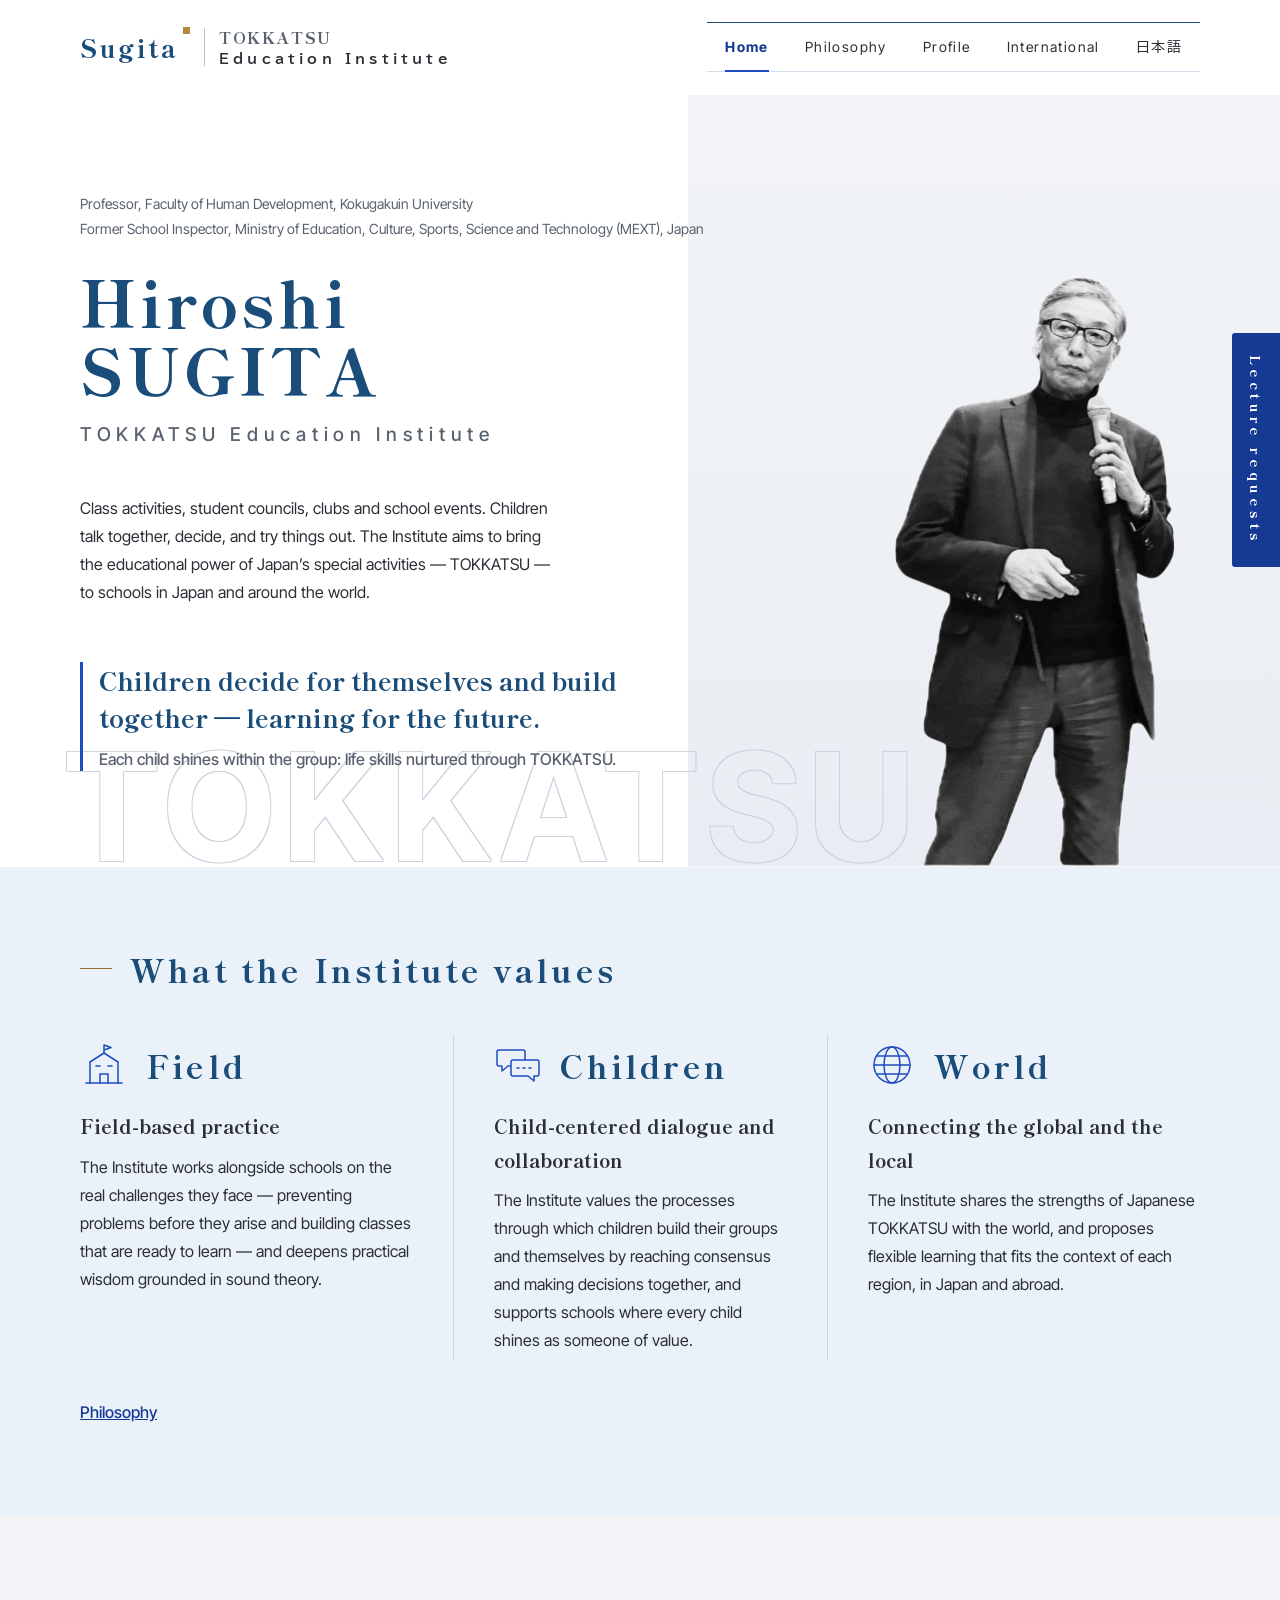
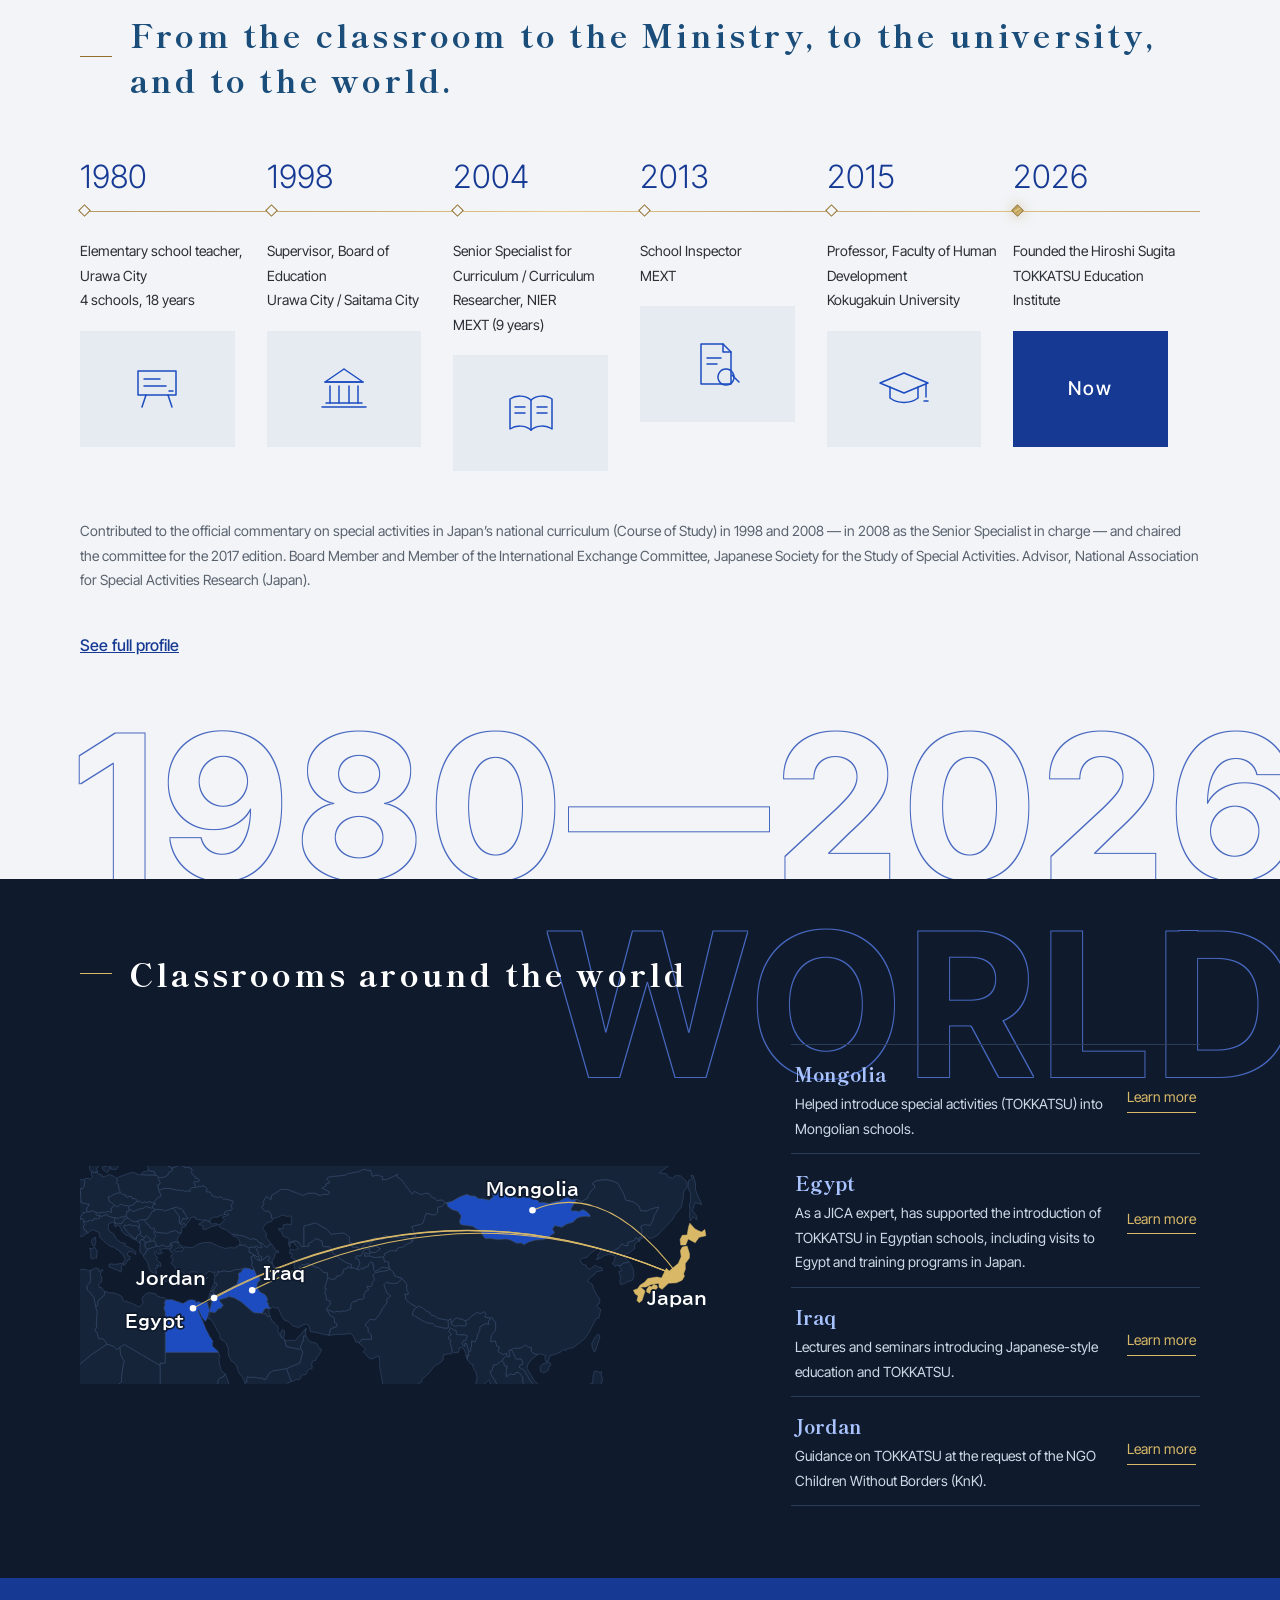
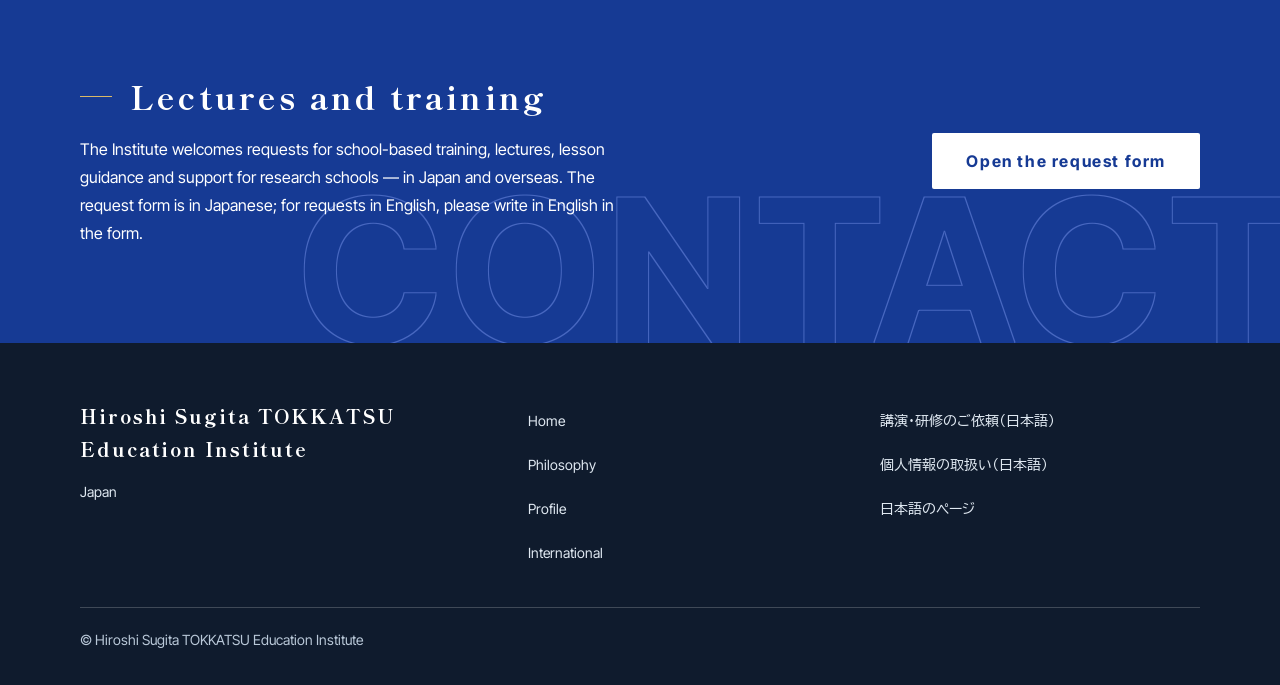
<file: en/index.html>
<!DOCTYPE html>
<html lang="en">
<head>
<meta charset="utf-8">
<meta name="viewport" content="width=device-width, initial-scale=1">
<meta name="robots" content="noindex">
<title>Hiroshi Sugita TOKKATSU Education Institute</title>
<!-- 共有したときの画像と説明（tools/ogp_meta.py が書く） -->
<meta property="og:type" content="website">
<meta property="og:site_name" content="Hiroshi Sugita TOKKATSU Education Institute">
<meta property="og:title" content="Hiroshi Sugita TOKKATSU Education Institute">
<meta property="og:description" content="Hiroshi Sugita TOKKATSU Education Institute — bringing the power of Japanese special activities (TOKKATSU) to schools in Japan and around the world.">
<meta property="og:url" content="https://tokkatsu-web.github.io/sugita-tokkatsu-hp/en/">
<meta property="og:image" content="https://tokkatsu-web.github.io/sugita-tokkatsu-hp/img/ogp.png?v=618f7644">
<meta property="og:image:width" content="1200">
<meta property="og:image:height" content="630">
<meta property="og:locale" content="en_US">
<meta name="twitter:card" content="summary_large_image">
<!-- /OGP -->
<meta name="description" content="Hiroshi Sugita TOKKATSU Education Institute — bringing the power of Japanese special activities (TOKKATSU) to schools in Japan and around the world.">
<link rel="alternate" hreflang="ja" href="../index.html">
<link rel="preconnect" href="https://fonts.googleapis.com">
<link rel="preconnect" href="https://fonts.gstatic.com" crossorigin>
<link href="https://fonts.googleapis.com/css2?family=BIZ+UDPGothic:wght@400;700&family=Inter+Tight:wght@300;500;700&family=Shippori+Mincho+B1:wght@500;600;800&display=swap" rel="stylesheet">
<link rel="stylesheet" href="../assets/css/style.css?v=202610252030">
<link rel="stylesheet" href="../assets/css/pages.css?v=202610252030">
<link rel="stylesheet" href="../assets/css/en.css?v=202610252030">
<script>if(!matchMedia("(prefers-reduced-motion: reduce)").matches&&"IntersectionObserver" in window)document.documentElement.classList.add("js")</script>
</head>
<body class="en-page">
<!-- 要確認：英語はすべて下訳。先生の確認前 -->
<header class="top">
  <!-- 要確認：研究所の英語名 -->
  <a class="brand t6-logo" href="index.html" aria-label="Hiroshi Sugita TOKKATSU Education Institute"><span class="t6-n en-n">Sugita</span><span class="t6-dot" aria-hidden="true"></span><span class="t6-rule" aria-hidden="true"></span><span class="t6-s"><span translate="no">TOKKATSU</span><b>Education Institute</b></span></a>
  <nav class="nav t7-nav"><a href="index.html" aria-current="page">Home</a><a href="philosophy.html">Philosophy</a><a href="profile.html">Profile</a><a href="international.html">International</a><a class="en" href="../index.html" lang="ja">日本語</a></nav>
</header>
<section class="hero"><div class="hero-panel" aria-hidden="true"></div><div class="wordmark" aria-hidden="true"><svg class="t5-wm" viewBox="0 0 880 150"><defs><filter id="t7-ol" x="-2%" y="-10%" width="104%" height="120%"><feMorphology in="SourceAlpha" operator="dilate" radius="1" result="d"/><feComposite in="d" in2="SourceAlpha" operator="out" result="o"/><feFlood flood-color="#c9d2de"/><feComposite in2="o" operator="in"/></filter></defs><text x="0" y="130" filter="url(#t7-ol)">TOKKATSU</text></svg></div>
  <div class="who">
    <!-- 要確認：肩書きの英訳（とくに視学官） -->
    <p class="role">Professor, Faculty of Human Development, <span translate="no">Kokugakuin University</span><br>Former School Inspector, Ministry of Education, Culture, Sports, Science and Technology (<span translate="no">MEXT</span>), Japan</p>
    <h1 class="en-h1"><span class="n" translate="no">Hiroshi<br>SUGITA</span><span class="l"><span translate="no">TOKKATSU</span> Education Institute</span></h1>
    <p class="lead">Class activities, student councils, clubs and school events. Children talk together, decide, and try things out. The Institute aims to bring the educational power of Japan’s special activities — <span translate="no">TOKKATSU</span> — to schools in Japan and around the world.</p>
  </div>
  
  <div class="photo t7-fig"><img src="../img/top.png" onerror="this.parentNode.remove()" alt="Hiroshi Sugita speaking with a microphone"></div>
  <p class="en-catch">Children decide for themselves and build together — learning for the future.<small>Each child shines within the group: life skills nurtured through <span translate="no">TOKKATSU</span>.</small></p>
</section>

<section class="sec" id="values">
  <div class="w">
    <h2>What the Institute values</h2>
    <div class="vals"><div class="val"><b class="t8-w"><svg class="t8-ic" viewBox="0 0 48 48" aria-hidden="true"><path pathLength="1" d="M6 42h36"/><path pathLength="1" d="M10 42V21l14-9 14 9v21"/><path pathLength="1" d="M20 42v-9h8v9"/><path pathLength="1" d="M16 25h4M28 25h4"/><path pathLength="1" d="M24 12V4l7 2.5L24 9"/></svg>Field</b><div><h3>Field-based practice</h3><p>The Institute works alongside schools on the real challenges they face — preventing problems before they arise and building classes that are ready to learn — and deepens practical wisdom grounded in sound theory.</p></div></div><div class="val"><b class="t8-w"><svg class="t8-ic" viewBox="0 0 48 48" aria-hidden="true"><path pathLength="1" d="M5 9h24a2 2 0 0 1 2 2v12a2 2 0 0 1-2 2H14l-6 5v-5H5a2 2 0 0 1-2-2V11a2 2 0 0 1 2-2z"/><path class="t8-fill" pathLength="1" d="M43 19H19a2 2 0 0 0-2 2v12a2 2 0 0 0 2 2h15l6 5v-5h3a2 2 0 0 0 2-2V21a2 2 0 0 0-2-2z"/><path pathLength="1" d="M23 27h2M29 27h2M35 27h2"/></svg>Children</b><div><h3>Child-centered dialogue and collaboration</h3><p>The Institute values the processes through which children build their groups and themselves by reaching consensus and making decisions together, and supports schools where every child shines as someone of value.</p></div></div><div class="val"><b class="t8-w"><svg class="t8-ic" viewBox="0 0 48 48" aria-hidden="true"><circle pathLength="1" cx="24" cy="24" r="18"/><ellipse pathLength="1" cx="24" cy="24" rx="8" ry="18"/><path pathLength="1" d="M6 24h36"/><path pathLength="1" d="M9 15h30M9 33h30"/></svg>World</b><div><h3>Connecting the global and the local</h3><p>The Institute shares the strengths of Japanese <span translate="no">TOKKATSU</span> with the world, and proposes flexible learning that fits the context of each region, in Japan and abroad.</p></div></div></div>
    <p class="en-more"><a href="philosophy.html">Philosophy</a></p>
  </div>
</section>

<section class="sec band-gray t8-host" id="path"><svg class="t8-bg" viewBox="0 0 1300 200" aria-hidden="true"><defs><filter id="t8-19802026" x="-2%" y="-10%" width="104%" height="120%"><feMorphology in="SourceAlpha" operator="dilate" radius="1.2" result="d"/><feComposite in="d" in2="SourceAlpha" operator="out" result="o"/><feFlood flood-color="#4767c0"/><feComposite in2="o" operator="in"/></filter></defs><text x="1300" y="170" text-anchor="end" filter="url(#t8-19802026)">1980—2026</text></svg>
  <div class="w">
    <h2>From the classroom to the Ministry, to the university, and to the world.</h2>
    <div class="path"><div class="step"><div class="y">1980</div><i></i><p>Elementary school teacher, Urawa City<br>4 schools, 18 years</p><div class="t5-ph t10-ic"><svg viewBox="0 0 56 56" aria-hidden="true"><path pathLength="1" d="M9 10h38v24H9z"/><path pathLength="1" d="M15 18h16"/><path pathLength="1" d="M15 25h22"/><path pathLength="1" d="M17 34l-4 12"/><path pathLength="1" d="M39 34l4 12"/><path pathLength="1" d="M40 30h4"/></svg></div></div><div class="step"><div class="y">1998</div><i></i><p>Supervisor, Board of Education<br>Urawa City / Saitama City</p><div class="t5-ph t10-ic"><svg viewBox="0 0 56 56" aria-hidden="true"><path pathLength="1" d="M6 46h44"/><path pathLength="1" d="M9 21h38"/><path pathLength="1" d="M28 8l19 13H9z"/><path pathLength="1" d="M14 25v17"/><path pathLength="1" d="M23 25v17"/><path pathLength="1" d="M33 25v17"/><path pathLength="1" d="M42 25v17"/><path pathLength="1" d="M10 42h36"/></svg></div></div><div class="step"><div class="y">2004</div><i></i><p>Senior Specialist for Curriculum / Curriculum Researcher, NIER<br><span translate="no">MEXT</span> (9 years)</p><div class="t5-ph t10-ic"><svg viewBox="0 0 56 56" aria-hidden="true"><path pathLength="1" d="M28 15c-6-5-15-5-21-1v30c6-4 15-4 21 1"/><path pathLength="1" d="M28 15c6-5 15-5 21-1v30c-6-4-15-4-21 1"/><path pathLength="1" d="M28 15v30"/><path pathLength="1" d="M12 22h10"/><path pathLength="1" d="M12 28h10"/><path pathLength="1" d="M34 22h10"/><path pathLength="1" d="M34 28h10"/></svg></div></div><div class="step"><div class="y">2013</div><i></i><p>School Inspector<br><span translate="no">MEXT</span></p><div class="t5-ph t10-ic"><svg viewBox="0 0 56 56" aria-hidden="true"><path pathLength="1" d="M12 8h22l8 8v32H12z"/><path pathLength="1" d="M34 8v8h8"/><path pathLength="1" d="M18 22h14"/><path pathLength="1" d="M18 28h10"/><path pathLength="1" d="M37 33a8 8 0 1 0 0.01 0"/><path pathLength="1" d="M43 39l7 7"/></svg></div></div><div class="step"><div class="y">2015</div><i></i><p>Professor, Faculty of Human Development<br><span translate="no">Kokugakuin University</span></p><div class="t5-ph t10-ic"><svg viewBox="0 0 56 56" aria-hidden="true"><path pathLength="1" d="M4 22l24-10 24 10-24 10z"/><path pathLength="1" d="M14 26v11c8 6 20 6 28 0V26"/><path pathLength="1" d="M50 23v13"/><path pathLength="1" d="M48 40h4"/></svg></div></div><div class="step"><div class="y">2026</div><i></i><p>Founded the <span translate="no">Hiroshi Sugita</span><br><span translate="no">TOKKATSU</span> Education Institute</p><div class="t5-ph t10-ic en-now" aria-hidden="true"><span>Now</span></div></div></div>
    <p class="path-note">Contributed to the official commentary on special activities in Japan’s national curriculum (Course of Study) in 1998 and 2008 — in 2008 as the Senior Specialist in charge — and chaired the committee for the 2017 edition. Board Member and Member of the International Exchange Committee, Japanese Society for the Study of Special Activities. Advisor, National Association for Special Activities Research (Japan).</p>
    <p class="en-more"><a href="profile.html">See full profile</a></p>
  </div>
</section>

<section class="sec band-dark t8-host" id="where"><svg class="t8-bg t8-top" viewBox="0 0 1300 200" aria-hidden="true"><defs><filter id="t8-WORLD" x="-2%" y="-10%" width="104%" height="120%"><feMorphology in="SourceAlpha" operator="dilate" radius="1.2" result="d"/><feComposite in="d" in2="SourceAlpha" operator="out" result="o"/><feFlood flood-color="#4767c0"/><feComposite in2="o" operator="in"/></filter></defs><text x="1300" y="170" text-anchor="end" filter="url(#t8-WORLD)">WORLD</text></svg>
  <div class="w">
    <div class="t9-abroad en-abroad">
      <h2>Classrooms around the world</h2>
      <div class="t9-ab-grid"><svg class="t9-world" viewBox="0 0 1000 334" role="img" aria-label="From Japan to Mongolia, Iraq, Jordan and Egypt"><path class="t9-c" d="M557.3 56.7 L552.0 62.3 L546.4 63.1 L546.0 71.5 L542.2 75.2 L528.6 72.5 L523.7 87.5 L520.2 89.3 L506.6 92.7 L512.8 107.2 L508.1 109.4 L508.6 114.1 L504.4 112.9 L501.0 109.9 L490.8 109.0 L479.5 108.8 L477.0 109.7 L467.2 106.2 L463.3 107.9 L462.3 112.9 L451.0 110.0 L446.5 111.2 L444.9 114.8 L441.0 116.4 L432.0 122.2 L429.0 128.2 L426.4 128.2 L424.6 124.3 L415.8 124.0 L414.5 117.2 L411.1 117.1 L411.6 108.7 L403.4 102.6 L391.7 103.3 L383.7 104.5 L377.1 96.9 L371.5 93.8 L360.9 87.8 L359.6 87.1 L342.0 92.0 L342.2 122.8 L338.7 123.2 L333.9 116.7 L329.3 114.4 L321.5 116.1 L318.5 118.9 L318.1 116.8 L319.8 113.3 L318.5 110.4 L310.6 107.6 L307.5 100.1 L303.7 98.0 L303.5 95.2 L310.1 96.0 L310.4 89.9 L316.2 88.6 L322.2 89.8 L323.4 81.7 L322.2 76.5 L315.4 76.9 L309.5 74.8 L301.6 78.5 L295.2 80.3 L291.7 78.9 L292.4 74.6 L288.1 69.0 L283.0 69.3 L277.2 63.6 L281.1 57.3 L279.1 55.6 L284.6 46.4 L291.6 51.2 L292.5 45.1 L306.6 36.0 L317.3 35.8 L332.4 41.6 L340.5 45.0 L347.8 41.4 L358.7 41.3 L367.4 45.6 L369.4 43.1 L379.0 43.5 L380.7 39.5 L369.6 33.8 L376.2 29.7 L374.9 27.4 L381.5 25.3 L376.6 19.5 L379.7 16.7 L405.3 13.8 L408.7 11.7 L425.8 8.6 L432.0 5.1 L444.3 6.9 L446.4 15.6 L453.6 13.6 L462.4 16.4 L461.8 21.0 L468.4 20.5 L485.6 12.6 L483.0 15.2 L491.8 21.7 L507.1 42.9 L510.7 38.6 L520.2 43.4 L530.0 41.2 L533.8 42.7 L537.1 47.6 L541.9 49.2 L544.8 52.7 L553.6 51.6 L557.3 56.7Z"/><path class="t9-c" d="M342.2 122.8 L342.0 92.0 L359.6 87.1 L360.9 87.8 L371.5 93.8 L377.1 96.9 L383.7 104.5 L391.7 103.3 L403.4 102.6 L411.6 108.7 L411.1 117.1 L414.5 117.2 L415.8 124.0 L424.6 124.3 L426.4 128.2 L429.0 128.2 L432.0 122.2 L441.0 116.4 L444.9 114.8 L447.0 115.7 L441.2 121.1 L446.3 124.2 L451.2 122.1 L459.3 126.5 L450.5 132.6 L445.3 131.7 L442.5 132.0 L441.5 129.6 L442.9 125.8 L433.8 127.7 L431.6 133.1 L428.3 137.7 L422.6 137.3 L420.8 141.0 L425.9 143.0 L427.3 149.2 L423.5 157.7 L418.3 155.9 L414.5 155.8 L414.7 150.7 L405.6 147.1 L398.4 143.0 L394.0 139.1 L386.1 133.3 L382.8 124.7 L380.5 123.2 L373.1 123.6 L370.4 121.9 L369.7 115.2 L360.5 110.8 L354.7 115.6 L348.9 118.5 L350.0 122.7 L342.2 122.8Z"/><path class="t9-c" d="M127.2 399.4 L122.0 395.8 L119.6 393.4 L119.1 390.8 L120.3 387.3 L120.2 383.9 L116.3 378.7 L115.5 375.1 L115.6 373.1 L113.1 370.6 L113.0 365.7 L111.6 362.5 L109.2 363.0 L109.8 359.9 L111.6 356.4 L110.8 353.0 L113.1 350.4 L111.7 348.4 L113.5 343.3 L116.6 337.1 L122.5 337.7 L122.2 304.5 L122.3 301.0 L130.1 301.0 L130.1 284.3 L157.7 284.3 L184.2 284.3 L211.4 284.3 L213.6 292.5 L212.1 294.0 L213.1 302.6 L215.6 312.6 L218.2 314.7 L222.0 317.8 L218.5 322.5 L213.5 323.9 L211.3 326.5 L210.6 332.0 L207.7 344.3 L208.4 347.7 L207.3 354.8 L204.5 363.1 L200.4 367.2 L197.5 373.6 L196.8 377.0 L193.5 379.4 L191.5 388.1 L191.6 395.6 L191.5 389.1 L190.6 388.9 L190.7 384.8 L189.9 381.9 L186.3 378.6 L185.5 372.6 L186.3 366.4 L183.2 365.8 L182.7 367.7 L178.6 368.1 L180.2 370.6 L180.8 375.6 L177.1 380.2 L173.6 386.2 L170.1 387.1 L164.4 382.2 L161.8 383.9 L161.1 386.4 L157.5 387.9 L157.3 389.7 L150.5 389.7 L149.5 387.9 L144.6 387.6 L142.1 389.1 L140.3 388.4 L136.7 383.5 L135.6 381.2 L130.6 382.3 L128.7 386.2 L127.0 393.7 L124.6 395.3 L122.5 396.2 L127.2 399.4Z"/><path class="t9-c" d="M122.2 304.5 L122.5 337.7 L116.6 337.1 L113.5 343.3 L111.7 348.4 L113.1 350.4 L110.8 353.0 L111.6 356.4 L109.8 359.9 L109.2 363.0 L111.6 362.5 L113.0 365.7 L113.1 370.6 L115.6 373.1 L115.5 375.1 L111.2 376.5 L107.7 379.9 L102.7 389.0 L96.3 392.9 L89.7 392.4 L87.8 393.1 L88.4 396.1 L84.9 399.0 L82.0 402.3 L73.3 405.5 L71.6 403.6 L70.5 403.4 L69.2 405.6 L63.6 406.2 L64.6 403.9 L62.5 398.2 L61.5 394.7 L58.5 393.3 L54.5 388.4 L56.0 384.4 L59.1 385.3 L61.0 384.7 L64.8 384.8 L61.1 377.2 L61.4 371.6 L60.9 366.1 L58.2 360.7 L58.9 356.8 L54.5 356.6 L54.5 351.2 L51.6 348.1 L54.6 337.1 L63.3 329.2 L63.7 318.3 L66.3 301.4 L67.8 297.8 L65.0 294.9 L64.9 292.2 L62.3 290.1 L60.6 277.1 L67.5 272.5 L94.9 288.5 L122.2 304.5Z"/><path class="t9-c" d="M1183.1 -126.2 L1191.8 -129.7 L1191.8 -124.0 L1184.3 -123.6 L1183.1 -126.2ZM295.2 80.3 L292.1 85.2 L285.5 86.6 L278.6 95.2 L284.9 103.2 L284.2 108.8 L291.7 118.7 L291.7 118.7 L287.6 122.0 L286.4 124.2 L283.4 123.6 L278.7 118.5 L276.7 118.2 L272.4 116.3 L270.3 112.9 L264.0 111.1 L259.8 112.4 L258.6 110.9 L249.3 106.9 L239.2 105.5 L233.4 104.1 L232.6 105.1 L223.8 98.0 L216.0 94.8 L210.1 89.9 L215.1 88.6 L220.8 81.6 L216.9 78.3 L227.0 74.9 L226.9 73.1 L220.7 74.4 L220.9 70.7 L224.5 68.3 L231.1 67.7 L232.2 64.9 L230.6 60.3 L233.4 56.0 L233.3 53.5 L223.3 50.8 L219.3 50.9 L215.0 47.0 L209.8 48.3 L201.1 45.3 L201.2 43.7 L198.8 40.1 L193.3 39.7 L192.8 37.1 L194.5 35.4 L190.1 30.6 L183.0 31.5 L180.9 31.0 L179.2 32.9 L176.6 32.6 L176.6 32.6 L174.9 27.2 L173.3 24.5 L174.6 23.7 L180.2 24.0 L182.8 22.1 L180.9 19.9 L176.2 18.4 L176.7 16.9 L173.9 15.4 L169.6 9.9 L171.0 7.7 L170.4 3.8 L163.7 1.8 L160.1 2.8 L159.1 0.7 L151.9 -1.4 L149.7 -6.3 L149.1 -10.4 L145.8 -12.3 L148.7 -15.0 L146.7 -22.8 L151.6 -27.6 L150.6 -29.1 L150.6 -29.1 L158.3 -33.7 L151.2 -37.7 L151.2 -37.7 L165.8 -48.3 L172.2 -53.2 L174.8 -57.4 L164.6 -63.2 L167.4 -68.6 L161.3 -74.8 L165.9 -82.0 L157.9 -91.5 L164.2 -97.8 L153.7 -103.4 L154.7 -109.2 L160.3 -110.0 L171.9 -113.4 L171.9 -113.4 L179.0 -116.3 L190.2 -111.2 L209.0 -109.2 L234.9 -99.8 L240.1 -95.8 L240.6 -90.2 L233.0 -85.8 L221.8 -83.6 L191.2 -90.0 L186.2 -88.9 L197.4 -82.8 L197.8 -78.9 L198.2 -70.4 L207.1 -67.8 L212.4 -65.6 L213.3 -69.7 L209.2 -73.3 L213.5 -76.5 L230.1 -71.2 L235.9 -73.3 L231.3 -79.4 L247.2 -87.6 L253.5 -87.1 L259.9 -84.2 L263.9 -89.9 L258.2 -94.9 L261.6 -99.9 L256.5 -105.1 L275.7 -102.4 L279.6 -97.7 L270.9 -96.7 L271.0 -92.1 L276.4 -89.2 L286.9 -91.0 L288.6 -96.3 L302.9 -100.3 L326.8 -107.5 L332.0 -107.1 L325.2 -102.0 L333.7 -101.1 L338.6 -104.0 L351.5 -104.2 L361.7 -107.7 L369.5 -102.7 L377.2 -108.2 L370.1 -113.0 L373.6 -115.8 L393.9 -113.3 L403.3 -110.7 L428.2 -101.1 L432.7 -105.5 L425.8 -109.9 L425.6 -111.7 L417.3 -112.5 L419.6 -116.5 L415.9 -123.0 L415.7 -125.7 L428.4 -133.2 L432.9 -140.8 L437.9 -142.5 L456.1 -140.3 L457.5 -135.6 L451.0 -128.8 L455.3 -126.2 L457.5 -120.3 L455.9 -108.9 L463.5 -103.7 L460.5 -98.2 L447.1 -86.3 L455.0 -85.1 L457.7 -88.1 L465.2 -90.2 L467.0 -94.4 L473.0 -98.3 L469.0 -103.1 L472.2 -108.6 L464.7 -109.3 L463.0 -113.9 L468.5 -122.3 L459.6 -129.2 L471.9 -134.8 L470.3 -140.7 L473.7 -140.9 L477.3 -136.3 L474.6 -128.2 L481.9 -126.7 L478.8 -132.7 L490.3 -136.0 L504.5 -136.5 L517.1 -131.7 L511.0 -138.7 L510.3 -147.6 L522.3 -149.3 L538.7 -148.9 L553.6 -150.0 L548.0 -154.3 L555.9 -159.8 L563.8 -160.1 L577.1 -164.2 L595.2 -165.3 L597.5 -167.6 L615.5 -168.4 L621.1 -166.5 L636.5 -171.0 L649.0 -170.8 L650.9 -174.4 L657.5 -178.0 L673.6 -181.4 L685.4 -178.7 L676.1 -176.7 L691.6 -175.4 L693.4 -171.2 L699.7 -173.3 L719.7 -173.2 L735.1 -169.1 L740.6 -166.0 L738.9 -161.6 L731.4 -159.1 L713.4 -154.5 L708.2 -152.0 L716.7 -150.8 L726.8 -148.7 L733.0 -150.3 L736.5 -144.9 L739.5 -147.1 L750.5 -148.4 L772.4 -147.1 L774.1 -143.1 L802.7 -141.9 L803.1 -148.3 L817.7 -146.8 L828.6 -146.9 L839.7 -142.5 L842.8 -137.1 L838.8 -133.6 L847.4 -127.0 L858.1 -123.6 L864.8 -132.4 L875.7 -128.7 L887.4 -130.9 L900.7 -128.3 L905.7 -130.7 L916.9 -129.5 L912.0 -137.3 L921.0 -140.9 L982.9 -135.5 L988.7 -130.5 L1006.6 -124.1 L1034.3 -125.7 L1047.9 -124.3 L1053.6 -120.9 L1052.8 -114.7 L1061.2 -112.4 L1070.4 -114.1 L1082.6 -114.3 L1095.5 -112.6 L1108.5 -113.6 L1120.4 -106.1 L1128.9 -108.8 L1123.3 -114.2 L1126.4 -117.9 L1148.2 -115.5 L1162.5 -116.0 L1182.2 -112.0 L1191.8 -108.4 L1191.8 -75.1 L1191.7 -75.0 L1182.9 -71.4 L1174.0 -72.0 L1180.2 -67.5 L1184.3 -60.6 L1187.5 -58.4 L1188.3 -54.9 L1186.5 -52.7 L1173.7 -54.5 L1154.6 -48.2 L1148.5 -47.3 L1138.0 -41.4 L1128.1 -36.3 L1125.6 -32.5 L1115.8 -38.2 L1097.9 -31.7 L1094.8 -34.8 L1088.2 -31.2 L1079.0 -32.3 L1076.8 -26.8 L1068.6 -18.8 L1068.9 -15.4 L1076.7 -13.5 L1075.7 -1.3 L1069.4 -1.0 L1066.4 6.0 L1069.3 9.6 L1057.3 13.8 L1054.9 23.4 L1044.7 25.4 L1042.7 33.9 L1032.8 41.7 L1030.3 36.0 L1027.3 23.8 L1023.5 5.2 L1026.8 -6.4 L1032.6 -11.4 L1032.9 -15.3 L1043.6 -17.2 L1055.8 -27.7 L1067.6 -36.3 L1079.9 -43.0 L1085.4 -54.8 L1077.1 -54.1 L1073.0 -47.2 L1055.6 -38.0 L1050.0 -48.3 L1032.3 -45.4 L1015.2 -31.4 L1020.8 -26.3 L1005.6 -24.1 L995.0 -23.3 L995.5 -29.3 L984.8 -30.6 L976.3 -26.5 L955.4 -27.9 L932.9 -25.4 L910.7 -9.1 L884.4 10.6 L895.2 11.7 L898.6 16.9 L905.2 18.8 L909.6 14.6 L917.1 15.1 L927.0 24.3 L927.3 31.4 L921.9 39.8 L921.3 49.8 L918.2 63.2 L907.9 75.3 L905.6 81.0 L896.3 90.8 L887.1 100.4 L882.7 105.4 L873.5 110.3 L869.2 110.4 L864.9 106.3 L855.7 112.4 L854.7 115.2 L854.7 115.2 L854.7 115.2 L854.7 115.2 L853.7 113.8 L853.7 113.8 L853.7 109.5 L857.2 109.3 L858.1 99.4 L856.3 92.2 L862.2 89.3 L870.5 90.8 L875.1 82.6 L877.5 73.5 L880.1 70.4 L883.7 62.9 L872.4 65.4 L866.5 68.7 L856.1 68.6 L853.3 60.8 L845.2 54.8 L833.3 52.2 L830.7 44.0 L828.4 38.8 L825.8 35.2 L821.6 26.8 L815.5 23.7 L805.3 21.2 L796.2 21.5 L787.7 23.0 L782.0 27.1 L785.8 29.1 L785.9 33.7 L782.1 36.4 L775.9 45.3 L775.9 49.0 L766.3 54.3 L758.1 51.1 L749.9 51.8 L746.3 49.0 L742.2 48.1 L732.2 54.0 L723.2 55.4 L716.9 57.4 L708.2 56.1 L701.9 56.2 L697.7 51.9 L691.0 47.9 L684.2 46.8 L675.5 47.9 L669.0 49.4 L659.3 45.9 L658.0 39.6 L649.9 37.5 L643.7 36.5 L636.0 33.0 L628.9 41.7 L631.7 46.6 L625.1 52.5 L615.2 50.4 L608.3 50.1 L603.8 46.2 L596.6 46.0 L590.6 43.5 L580.2 47.4 L567.2 54.6 L559.9 56.0 L557.3 56.7 L553.6 51.6 L544.8 52.7 L541.9 49.2 L537.1 47.6 L533.8 42.7 L530.0 41.2 L520.2 43.4 L510.7 38.6 L507.1 42.9 L491.8 21.7 L483.0 15.2 L485.6 12.6 L468.4 20.5 L461.8 21.0 L462.4 16.4 L453.6 13.6 L446.4 15.6 L444.3 6.9 L432.0 5.1 L425.8 8.6 L408.7 11.7 L405.3 13.8 L379.7 16.7 L376.6 19.5 L381.5 25.3 L374.9 27.4 L376.2 29.7 L369.6 33.8 L380.7 39.5 L379.0 43.5 L369.4 43.1 L367.4 45.6 L358.7 41.3 L347.8 41.4 L340.5 45.0 L332.4 41.6 L317.3 35.8 L306.6 36.0 L292.5 45.1 L291.6 51.2 L284.6 46.4 L279.1 55.6 L281.1 57.3 L277.2 63.6 L283.0 69.3 L288.1 69.0 L292.4 74.6 L291.7 78.9 L295.2 80.3ZM601.2 -209.2 L616.0 -211.1 L629.3 -206.9 L645.1 -198.8 L643.4 -191.3 L628.5 -190.3 L609.4 -192.7 L598.0 -195.9 L592.8 -201.9 L583.4 -203.5 L601.2 -209.2ZM663.3 -194.7 L680.6 -189.9 L678.6 -186.5 L640.0 -183.3 L652.5 -194.3 L658.1 -195.2 L663.3 -194.7ZM909.8 -168.4 L927.9 -168.0 L952.6 -163.6 L947.3 -157.4 L922.0 -157.6 L910.7 -155.6 L897.1 -161.1 L900.8 -166.8 L909.8 -168.4ZM974.1 -161.8 L991.3 -159.6 L983.4 -156.3 L972.4 -157.0 L959.7 -160.3 L961.4 -163.0 L974.1 -161.8ZM916.9 -145.2 L923.4 -148.5 L931.9 -149.3 L941.7 -146.1 L942.5 -143.9 L932.1 -143.9 L918.1 -144.8 L916.9 -145.2ZM266.1 -205.6 L279.4 -207.1 L289.9 -207.2 L291.3 -205.0 L295.2 -207.0 L301.6 -208.4 L311.8 -206.5 L309.2 -205.3 L300.0 -204.1 L293.8 -203.5 L292.8 -202.1 L284.8 -200.8 L277.4 -202.7 L281.3 -205.4 L266.1 -205.6ZM114.6 14.0 L102.0 14.1 L93.6 13.2 L95.1 9.5 L104.6 6.8 L111.8 8.2 L114.8 9.6 L114.0 11.9 L114.6 14.0ZM325.4 -148.4 L341.8 -155.8 L339.9 -159.5 L355.3 -164.0 L377.9 -169.3 L400.7 -170.9 L412.4 -174.0 L425.7 -175.1 L430.5 -171.8 L425.9 -169.2 L401.6 -165.0 L380.7 -161.0 L359.4 -153.1 L349.2 -144.9 L338.5 -136.9 L339.9 -129.9 L353.0 -123.1 L348.9 -122.4 L326.6 -123.4 L324.7 -127.2 L312.3 -129.4 L311.3 -133.9 L318.3 -135.7 L318.1 -140.3 L331.7 -147.4 L325.4 -148.4ZM937.8 19.2 L940.1 27.3 L940.0 35.5 L942.8 43.9 L949.7 58.7 L939.5 56.0 L935.3 68.0 L942.0 76.6 L941.8 82.5 L936.6 77.4 L932.1 83.9 L930.9 76.9 L931.6 68.7 L930.9 59.7 L932.4 53.4 L932.7 42.2 L928.7 34.0 L929.3 22.6 L935.7 18.7 L932.9 14.8 L936.0 13.7 L937.8 19.2ZM-1239.2 -93.7 L-1239.8 -88.5 L-1235.2 -86.4 L-1236.8 -92.5 L-1218.2 -91.2 L-1204.8 -83.4 L-1211.6 -79.8 L-1222.8 -78.9 L-1223.0 -70.7 L-1225.7 -69.0 L-1232.1 -69.3 L-1237.4 -72.2 L-1246.5 -74.6 L-1248.0 -78.2 L-1254.9 -79.6 L-1262.7 -78.5 L-1266.5 -81.4 L-1265.0 -84.6 L-1273.2 -82.6 L-1270.1 -78.6 L-1274.0 -75.1 L-1274.0 -108.4 L-1257.2 -102.0 L-1239.2 -93.7ZM-1265.0 -124.5 L-1274.0 -124.0 L-1274.0 -129.7 L-1273.1 -130.1 L-1267.3 -130.1 L-1257.4 -127.7 L-1258.0 -126.5 L-1265.0 -124.5ZM187.9 83.8 L189.7 81.8 L194.6 83.6 L196.8 83.9 L197.7 85.6 L198.7 85.8 L198.8 86.5 L202.1 88.5 L209.1 88.0 L207.8 91.0 L200.3 92.5 L191.0 97.3 L187.2 95.6 L188.7 91.7 L181.2 89.2 L182.4 87.6 L189.0 84.9 L187.9 83.8Z"/><path class="t9-c" d="M-394.9 433.5 L-399.0 441.1 L-401.1 447.3 L-403.7 450.5 L-407.0 451.1 L-407.9 448.7 L-409.4 448.4 L-411.6 450.6 L-414.6 448.9 L-412.8 445.4 L-412.2 441.6 L-411.0 438.0 L-413.7 433.0 L-414.2 427.3 L-410.7 420.1 L-408.3 421.0 L-403.3 423.0 L-396.1 430.1 L-394.9 433.5ZM1.3 54.7 L4.5 56.8 L14.4 58.4 L10.9 64.1 L10.0 70.1 L8.2 71.5 L5.0 70.7 L5.3 72.8 L0.3 77.5 L0.2 81.3 L3.4 80.0 L5.8 83.7 L5.5 86.1 L7.5 89.2 L5.1 91.7 L6.9 98.2 L10.6 99.3 L9.8 102.9 L3.6 107.6 L-9.9 105.4 L-19.9 108.1 L-20.6 113.1 L-28.6 114.2 L-36.3 110.4 L-38.8 112.2 L-51.4 108.4 L-54.1 105.2 L-50.6 100.1 L-49.3 83.5 L-56.3 74.7 L-61.4 70.5 L-71.9 67.3 L-72.6 61.2 L-63.7 59.4 L-52.2 61.5 L-54.3 52.0 L-47.9 55.6 L-31.9 49.1 L-29.9 42.3 L-23.9 40.6 L-22.9 43.5 L-19.7 43.6 L-16.5 47.0 L-11.7 50.9 L-8.2 50.3 L-2.2 54.1 L-0.7 54.8 L1.3 54.7ZM18.8 111.8 L23.2 108.6 L24.4 115.8 L22.1 122.2 L19.0 120.5 L17.4 114.9 L18.8 111.8Z"/><path class="t9-c" d="M60.6 277.1 L62.3 290.1 L64.9 292.2 L65.0 294.9 L67.8 297.8 L66.3 301.4 L63.7 318.3 L63.3 329.2 L54.6 337.1 L51.6 348.1 L54.5 351.2 L54.5 356.6 L58.9 356.8 L58.2 360.7 L56.3 361.2 L56.0 363.9 L54.8 364.0 L50.1 354.9 L48.5 354.6 L43.2 359.2 L37.9 356.8 L34.2 356.3 L32.2 357.5 L28.2 357.2 L24.1 360.8 L20.7 361.0 L12.4 356.7 L9.1 358.7 L5.6 358.6 L3.1 355.4 L-3.8 352.3 L-11.2 353.3 L-13.0 355.1 L-13.9 359.9 L-15.9 363.3 L-16.4 370.7 L-21.6 365.9 L-24.0 366.0 L-26.3 368.4 L-26.2 362.7 L-34.1 360.8 L-34.3 356.7 L-38.2 351.3 L-39.1 347.5 L-38.5 343.4 L-34.1 343.1 L-31.6 340.1 L-22.3 339.4 L-16.2 338.1 L-15.6 332.9 L-11.8 327.3 L-11.9 308.1 L-2.2 304.3 L17.6 287.9 L41.1 272.0 L51.9 275.6 L55.8 280.2 L60.6 277.1Z"/><path class="t9-c" d="M203.6 194.7 L202.4 197.4 L199.9 196.2 L198.5 201.8 L200.2 202.7 L198.4 203.9 L198.1 206.1 L201.4 204.9 L201.5 208.2 L198.1 221.6 L197.4 219.4 L193.6 207.2 L193.6 207.2 L193.6 207.2 L195.6 204.4 L195.1 204.0 L196.9 200.1 L198.3 193.8 L199.3 191.6 L199.5 191.6 L201.8 191.6 L202.4 190.1 L204.3 190.0 L204.4 193.4 L203.4 194.7 L203.6 194.7Z"/><path class="t9-c" d="M204.3 190.0 L202.4 190.1 L201.8 191.6 L199.5 191.6 L201.9 184.7 L205.3 178.9 L205.5 178.6 L208.5 179.0 L209.7 182.3 L205.9 185.4 L204.3 190.0Z"/><path class="t9-c" d="M201.4 204.9 L198.1 206.1 L198.4 203.9 L200.2 202.7 L198.5 201.8 L199.9 196.2 L202.4 197.4 L202.4 202.5 L201.4 204.9Z"/><path class="t9-c" d="M23.9 214.8 L20.9 199.8 L16.7 196.4 L16.6 194.4 L11.0 189.4 L10.4 183.1 L14.7 178.5 L16.3 171.6 L15.2 163.6 L16.6 159.3 L24.0 155.9 L28.8 156.9 L28.6 161.2 L34.4 158.1 L34.9 159.7 L31.5 163.8 L31.5 167.7 L33.8 169.7 L32.9 177.0 L28.4 181.2 L29.7 185.7 L33.3 185.9 L35.0 189.9 L37.6 191.2 L37.2 197.6 L33.9 200.0 L31.8 202.7 L27.1 205.9 L27.8 209.4 L27.2 212.9 L23.9 214.8Z"/><path class="t9-c" d="M-100.6 239.2 L-100.4 237.6 L-100.4 237.0 L-100.5 227.1 L-89.4 220.9 L-82.6 219.6 L-77.0 217.4 L-74.4 213.2 L-66.4 209.9 L-66.1 203.7 L-62.1 203.0 L-59.0 199.9 L-50.1 198.5 L-48.8 195.2 L-50.6 193.5 L-53.0 184.6 L-53.4 179.5 L-56.0 174.2 L-49.4 169.6 L-42.0 168.2 L-37.6 164.7 L-31.0 162.2 L-19.4 160.7 L-8.1 160.0 L-4.7 161.2 L1.8 157.9 L9.1 157.9 L11.9 159.8 L16.6 159.3 L15.2 163.6 L16.3 171.6 L14.7 178.5 L10.4 183.1 L11.0 189.4 L16.6 194.4 L16.7 196.4 L20.9 199.8 L23.9 214.8 L26.1 222.2 L26.4 226.1 L25.2 232.9 L25.7 236.7 L24.9 241.3 L25.5 246.6 L22.7 250.1 L26.8 256.1 L27.0 259.7 L29.5 264.4 L32.7 262.9 L38.1 266.7 L41.1 272.0 L17.6 287.9 L-2.2 304.3 L-11.9 308.1 L-19.5 308.9 L-19.5 303.6 L-22.7 302.2 L-27.0 299.8 L-28.6 295.9 L-51.7 277.7 L-74.8 259.4 L-100.6 239.2Z"/><a href="international.html#jordan" aria-label="Jordan"><path class="t9-c t9-on t9-jo" d="M202.4 197.4 L203.6 194.7 L211.2 198.1 L224.6 189.1 L227.4 199.3 L226.1 200.6 L212.3 204.8 L219.2 213.1 L216.9 214.6 L215.8 217.4 L210.6 218.5 L208.9 221.5 L206.0 224.1 L198.3 222.8 L198.1 221.6 L201.5 208.2 L201.4 204.9 L202.4 202.5 L202.4 197.4Z"/></a><path class="t9-c" d="M312.2 265.5 L313.4 265.1 L313.7 267.4 L319.0 266.1 L324.7 266.3 L328.8 266.5 L333.5 260.9 L338.6 255.5 L343.0 250.4 L344.3 253.2 L345.2 259.8 L341.7 259.9 L341.1 265.3 L342.3 266.5 L339.2 268.1 L339.2 271.5 L337.2 275.0 L337.0 278.4 L335.7 280.1 L315.1 275.9 L312.5 267.4 L312.2 265.5Z"/><path class="t9-c" d="M306.9 261.3 L306.5 255.2 L308.3 250.8 L310.2 249.9 L312.3 252.5 L312.4 257.4 L310.9 262.3 L309.0 262.9 L306.9 261.3Z"/><path class="t9-c" d="M287.5 217.6 L288.9 221.3 L288.3 223.2 L290.5 229.5 L285.7 229.7 L284.0 225.7 L277.9 224.9 L282.9 216.9 L287.5 217.6Z"/><a href="international.html#iraq" aria-label="Iraq"><path class="t9-c t9-on t9-iq" d="M227.4 199.3 L224.6 189.1 L239.8 180.4 L242.4 170.3 L241.7 164.2 L245.5 162.2 L249.0 156.9 L251.9 155.6 L259.9 156.7 L262.3 158.9 L265.6 157.4 L270.0 167.4 L274.5 169.9 L275.0 174.8 L271.6 177.7 L270.0 184.2 L274.7 192.2 L283.1 196.8 L286.6 203.1 L285.5 209.2 L287.7 209.2 L287.8 213.6 L291.6 218.0 L287.5 217.6 L282.9 216.9 L277.9 224.9 L265.1 224.3 L245.8 207.4 L235.6 201.6 L227.4 199.3Z"/></a><path class="t9-c" d="M337.0 278.4 L337.2 275.0 L339.2 271.5 L339.2 268.1 L342.3 266.5 L341.1 265.3 L341.7 259.9 L345.2 259.8 L348.3 265.5 L352.1 268.6 L357.1 269.7 L361.2 271.2 L364.3 276.0 L366.1 278.8 L368.5 279.8 L368.5 281.7 L366.0 286.7 L364.9 289.0 L362.1 291.7 L359.5 297.4 L356.4 297.0 L355.0 299.0 L353.9 303.2 L354.7 308.8 L354.1 309.8 L350.9 309.8 L346.6 312.9 L346.0 317.0 L344.4 318.8 L340.1 318.7 L337.5 320.8 L337.5 324.2 L334.2 326.5 L330.4 325.7 L325.8 328.5 L322.7 329.0 L320.4 323.2 L315.1 309.4 L335.6 301.0 L340.2 284.3 L337.0 278.4ZM344.3 253.2 L343.0 250.4 L344.9 247.5 L345.8 248.3 L345.1 251.7 L344.3 253.2Z"/><path class="t9-c" d="M679.6 348.9 L673.2 347.7 L664.3 349.3 L659.9 356.2 L661.5 366.3 L655.4 362.5 L649.5 362.7 L650.5 356.1 L644.5 356.1 L644.0 365.3 L640.3 377.6 L638.0 384.9 L638.5 391.0 L643.0 391.3 L645.8 398.9 L647.0 406.1 L650.8 410.9 L655.0 411.9 L658.5 416.2 L656.3 419.7 L651.7 420.7 L651.2 416.4 L645.6 412.7 L644.4 414.2 L641.7 411.0 L640.5 406.8 L636.9 402.1 L633.6 398.2 L632.5 403.1 L631.2 398.4 L631.9 393.2 L633.9 385.2 L637.2 376.6 L641.0 368.8 L638.3 361.2 L638.4 357.3 L637.7 352.6 L633.1 346.0 L631.5 341.8 L633.8 340.2 L636.3 333.0 L633.5 327.5 L629.2 321.3 L625.9 314.0 L628.8 312.5 L631.9 303.5 L636.7 303.1 L640.7 299.5 L644.6 297.5 L647.6 300.1 L648.0 305.1 L652.6 305.5 L650.9 314.3 L651.1 321.8 L658.3 316.8 L660.4 318.3 L664.4 318.1 L665.8 315.1 L670.9 315.7 L676.1 322.5 L676.6 330.8 L682.1 338.1 L681.8 345.1 L679.6 348.9Z"/><path class="t9-c" d="M694.4 349.5 L688.3 346.4 L685.2 352.2 L679.6 348.9 L681.8 345.1 L682.1 338.1 L676.6 330.8 L676.1 322.5 L670.9 315.7 L665.8 315.1 L664.4 318.1 L660.4 318.3 L658.3 316.8 L651.1 321.8 L650.9 314.3 L652.6 305.5 L648.0 305.1 L647.6 300.1 L644.6 297.5 L646.1 294.4 L651.9 289.0 L652.5 291.0 L656.2 291.2 L655.2 281.6 L658.7 280.4 L662.7 287.0 L665.8 294.6 L674.2 294.7 L676.9 302.0 L672.5 304.2 L670.5 307.2 L678.7 312.2 L684.4 322.0 L688.7 329.4 L693.9 335.2 L695.6 341.1 L694.4 349.5Z"/><path class="t9-c" d="M644.6 297.5 L640.7 299.5 L636.7 303.1 L631.9 303.5 L628.8 312.5 L625.9 314.0 L629.2 321.3 L633.5 327.5 L636.3 333.0 L633.8 340.2 L631.5 341.8 L633.1 346.0 L637.7 352.6 L638.4 357.3 L638.3 361.2 L641.0 368.8 L637.2 376.6 L633.9 385.2 L633.3 379.0 L635.4 372.6 L633.1 367.6 L633.6 358.5 L630.8 354.2 L628.6 344.2 L627.4 333.6 L624.4 326.7 L619.9 330.9 L612.1 336.8 L608.3 336.1 L604.0 334.1 L606.4 323.8 L605.0 316.0 L599.6 306.3 L600.4 303.3 L596.4 302.2 L591.6 295.4 L591.1 288.7 L593.5 289.9 L593.6 283.9 L597.0 282.0 L596.3 278.4 L597.9 275.6 L598.1 266.9 L603.5 268.8 L606.5 261.9 L606.9 257.8 L610.7 250.8 L610.4 246.0 L619.3 240.3 L624.2 241.8 L623.6 236.6 L626.0 235.1 L625.5 231.9 L629.5 231.3 L631.8 236.2 L634.8 238.2 L635.0 244.6 L634.7 251.5 L628.3 258.5 L627.4 268.4 L634.7 267.0 L636.3 274.7 L640.6 276.4 L638.6 283.3 L643.7 286.4 L646.7 288.0 L651.7 285.5 L651.9 289.0 L646.1 294.4 L644.6 297.5Z"/><path class="t9-c" d="M673.5 380.6 L679.5 377.2 L686.6 376.6 L683.6 371.5 L695.1 365.1 L696.0 355.1 L694.4 349.5 L695.6 341.1 L693.9 335.2 L688.7 329.4 L684.4 322.0 L678.7 312.2 L670.5 307.2 L672.5 304.2 L676.9 302.0 L674.2 294.7 L665.8 294.6 L662.7 287.0 L658.7 280.4 L662.4 278.4 L667.8 278.4 L674.5 277.4 L680.3 273.0 L683.6 276.1 L689.9 277.6 L688.8 282.5 L692.1 285.9 L699.0 288.0 L689.8 295.2 L684.1 303.1 L682.6 308.9 L687.9 317.7 L694.3 328.6 L700.5 333.8 L704.6 340.5 L707.8 356.0 L706.9 370.7 L701.1 376.2 L693.3 381.6 L687.7 388.6 L679.2 396.3 L676.7 391.0 L678.6 385.3 L673.5 380.6Z"/><path class="t9-c" d="M854.7 115.2 L854.7 115.2 L854.7 115.2 L854.7 115.2ZM853.7 113.8 L853.7 113.8 L854.7 115.2 L852.1 114.7 L849.1 117.6 L847.0 120.4 L847.3 126.4 L843.8 128.2 L842.5 129.7 L840.0 132.2 L835.4 133.6 L832.4 135.8 L832.2 139.4 L831.4 140.4 L834.1 141.7 L838.0 145.4 L837.0 147.4 L834.1 148.0 L829.3 148.4 L826.6 152.1 L823.5 151.8 L823.1 152.6 L819.8 151.0 L819.0 152.6 L817.0 153.3 L816.7 151.7 L814.9 150.9 L813.1 149.6 L815.0 145.9 L816.6 144.9 L816.0 143.4 L817.7 138.9 L817.3 137.5 L813.3 136.6 L810.0 134.4 L815.6 129.0 L823.2 124.5 L827.9 118.6 L831.1 121.2 L837.0 121.5 L836.0 117.1 L846.6 113.5 L849.3 108.8 L853.7 113.8Z"/><path class="t9-c" d="M823.1 152.6 L823.5 151.8 L826.6 152.1 L829.3 148.4 L834.1 148.0 L837.0 147.4 L838.0 145.4 L843.9 155.3 L845.6 160.7 L845.7 170.3 L843.1 174.9 L836.9 176.5 L831.4 180.0 L825.2 180.7 L824.5 176.1 L825.7 169.9 L822.7 161.2 L827.8 159.8 L823.1 152.6Z"/><a href="international.html#mongolia" aria-label="Mongolia"><path class="t9-c t9-on t9-mn" d="M559.9 56.0 L567.2 54.6 L580.2 47.4 L590.6 43.5 L596.6 46.0 L603.8 46.2 L608.3 50.1 L615.2 50.4 L625.1 52.5 L631.7 46.6 L628.9 41.7 L636.0 33.0 L643.7 36.5 L649.9 37.5 L658.0 39.6 L659.3 45.9 L669.0 49.4 L675.5 47.9 L684.2 46.8 L691.0 47.9 L697.7 51.9 L701.9 56.2 L708.2 56.1 L716.9 57.4 L723.2 55.4 L732.2 54.0 L742.2 48.1 L746.3 49.0 L749.9 51.8 L758.1 51.1 L754.7 57.4 L749.9 65.8 L751.7 69.2 L755.5 68.1 L762.3 69.4 L767.6 66.3 L773.1 69.0 L779.3 74.9 L778.5 77.8 L773.1 76.9 L763.2 78.0 L758.3 80.4 L753.3 85.9 L742.9 89.1 L736.1 93.6 L729.0 91.9 L725.2 91.1 L721.6 96.5 L723.8 99.7 L724.9 102.5 L720.1 105.3 L715.2 109.8 L707.1 112.7 L696.9 113.0 L685.8 115.9 L677.8 120.4 L674.8 117.8 L666.5 117.8 L656.4 112.8 L649.6 111.5 L640.5 112.7 L626.4 110.8 L618.8 111.0 L614.8 106.0 L611.7 98.3 L607.5 97.4 L599.2 92.2 L590.0 91.0 L581.8 89.6 L579.4 86.0 L582.0 76.2 L577.3 69.5 L567.5 66.3 L561.7 61.9 L559.9 56.0Z"/></a><path class="t9-c" d="M625.5 231.9 L626.0 235.1 L623.6 236.6 L624.2 241.8 L619.3 240.3 L610.4 246.0 L610.7 250.8 L606.9 257.8 L606.5 261.9 L603.5 268.8 L598.1 266.9 L597.9 275.6 L596.3 278.4 L597.0 282.0 L593.6 283.9 L590.0 270.7 L588.2 270.7 L587.0 276.1 L583.3 271.7 L585.4 267.0 L588.5 266.5 L591.6 259.4 L587.7 258.0 L581.3 258.1 L574.8 257.0 L574.2 251.1 L570.9 250.7 L565.5 247.1 L563.1 252.8 L568.0 257.2 L563.7 260.3 L562.2 263.4 L566.4 265.6 L565.3 270.7 L567.6 276.9 L568.7 283.8 L567.7 286.9 L563.1 286.8 L554.6 288.5 L555.0 294.8 L551.4 299.7 L541.5 305.4 L533.8 315.2 L528.7 320.5 L521.9 326.0 L521.9 329.8 L518.4 331.9 L512.3 334.9 L509.1 335.3 L507.0 341.7 L508.4 352.6 L508.8 359.5 L505.9 367.4 L505.9 381.6 L502.3 382.0 L499.2 388.4 L501.3 391.2 L495.1 393.5 L492.7 399.2 L490.0 401.6 L483.5 393.8 L480.3 382.1 L477.7 373.7 L475.3 369.7 L471.7 361.7 L470.0 351.2 L468.8 346.0 L462.6 334.5 L459.7 318.3 L457.7 307.6 L457.7 297.5 L456.4 289.7 L446.4 294.7 L441.6 293.7 L432.6 283.5 L435.9 280.5 L433.9 277.2 L425.9 270.1 L430.4 264.6 L445.5 264.6 L444.1 257.4 L440.3 253.2 L439.5 246.7 L435.0 243.0 L442.6 234.2 L450.5 234.8 L457.7 226.1 L462.0 217.6 L468.6 209.2 L468.5 203.2 L474.4 198.4 L468.8 194.3 L466.5 188.6 L464.0 181.3 L467.4 177.7 L477.8 179.7 L485.4 178.5 L492.0 171.5 L499.4 181.3 L498.7 188.1 L501.4 192.4 L501.2 196.6 L496.3 195.5 L498.2 204.7 L504.9 210.0 L514.5 215.9 L510.1 219.7 L507.5 227.5 L514.1 230.6 L520.5 234.7 L529.5 239.4 L538.9 240.5 L542.8 244.8 L548.1 245.6 L556.4 247.5 L562.1 247.4 L562.8 244.1 L561.9 238.8 L562.5 235.2 L566.6 233.4 L567.2 240.0 L567.4 241.7 L573.6 244.8 L577.9 243.5 L583.7 244.1 L589.3 243.8 L589.8 238.7 L587.0 236.0 L592.5 235.0 L598.7 228.8 L606.6 223.4 L612.4 225.5 L617.2 222.0 L620.5 227.2 L618.1 230.7 L625.5 231.9Z"/><path class="t9-c" d="M593.6 283.9 L593.5 289.9 L591.1 288.7 L591.6 295.4 L589.6 291.0 L589.2 286.8 L587.9 282.8 L585.0 277.9 L578.7 277.6 L579.4 281.0 L577.2 285.7 L574.3 284.0 L573.3 285.5 L571.4 284.6 L568.7 283.8 L567.6 276.9 L565.3 270.7 L566.4 265.6 L562.2 263.4 L563.7 260.3 L568.0 257.2 L563.1 252.8 L565.5 247.1 L570.9 250.7 L574.2 251.1 L574.8 257.0 L581.3 258.1 L587.7 258.0 L591.6 259.4 L588.5 266.5 L585.4 267.0 L583.3 271.7 L587.0 276.1 L588.2 270.7 L590.0 270.7 L593.6 283.9Z"/><path class="t9-c" d="M587.0 236.0 L589.8 238.7 L589.3 243.8 L583.7 244.1 L577.9 243.5 L573.6 244.8 L567.4 241.7 L567.2 240.0 L571.8 233.8 L575.5 231.6 L580.3 233.6 L584.0 233.8 L587.0 236.0Z"/><path class="t9-c" d="M562.5 235.2 L561.9 238.8 L562.8 244.1 L562.1 247.4 L556.4 247.5 L548.1 245.6 L542.8 244.8 L538.9 240.5 L529.5 239.4 L520.5 234.7 L514.1 230.6 L507.5 227.5 L510.1 219.7 L514.5 215.9 L517.3 213.9 L522.8 216.4 L529.7 221.9 L533.6 223.1 L535.9 227.1 L541.2 228.7 L546.7 232.4 L554.5 234.3 L562.5 235.2Z"/><path class="t9-c" d="M492.0 171.5 L485.4 178.5 L477.8 179.7 L467.4 177.7 L464.0 181.3 L466.5 188.6 L468.8 194.3 L474.4 198.4 L468.5 203.2 L468.6 209.2 L462.0 217.6 L457.7 226.1 L450.5 234.8 L442.6 234.2 L435.0 243.0 L439.5 246.7 L440.3 253.2 L444.1 257.4 L445.5 264.6 L430.4 264.6 L425.9 270.1 L420.8 268.0 L418.8 262.0 L413.5 255.7 L400.9 257.2 L389.8 257.4 L380.1 258.6 L382.7 248.8 L392.6 244.5 L392.0 240.7 L388.7 239.3 L388.5 232.0 L382.0 228.3 L379.2 223.2 L375.9 218.8 L387.3 223.1 L394.2 221.8 L398.3 222.9 L399.7 221.1 L404.4 221.8 L413.3 218.3 L413.6 211.2 L417.4 206.5 L422.5 206.5 L423.2 204.2 L428.5 203.1 L431.0 203.9 L433.7 201.5 L433.3 196.5 L436.2 191.4 L440.6 189.3 L437.9 183.8 L444.4 184.0 L446.3 181.0 L446.0 177.8 L449.4 174.3 L448.6 170.2 L447.0 166.6 L451.0 163.0 L458.4 161.2 L466.2 160.2 L469.7 158.7 L473.7 157.8 L478.7 161.7 L480.8 168.1 L492.0 171.5Z"/><path class="t9-c" d="M414.5 155.8 L418.3 155.9 L423.5 157.7 L425.6 158.7 L430.5 156.0 L432.9 157.6 L435.1 153.8 L439.2 153.9 L440.2 152.7 L440.9 149.3 L443.9 146.4 L447.6 148.3 L446.8 150.9 L448.9 151.3 L448.3 158.3 L451.0 161.1 L453.4 159.3 L456.4 158.5 L460.7 154.7 L465.4 155.3 L472.5 155.4 L473.7 157.8 L469.7 158.7 L466.2 160.2 L458.4 161.2 L451.0 163.0 L447.0 166.6 L448.6 170.2 L449.4 174.3 L446.0 177.8 L446.3 181.0 L444.4 184.0 L437.9 183.8 L440.6 189.3 L436.2 191.4 L433.3 196.5 L433.7 201.5 L431.0 203.9 L428.5 203.1 L423.2 204.2 L422.5 206.5 L417.4 206.5 L413.6 211.2 L413.3 218.3 L404.4 221.8 L399.7 221.1 L398.3 222.9 L394.2 221.8 L387.3 223.1 L375.9 218.8 L382.1 211.2 L381.5 205.9 L376.3 204.5 L375.8 199.1 L373.5 192.5 L376.5 187.9 L373.5 186.7 L375.4 180.6 L378.2 170.2 L385.1 173.3 L390.3 172.2 L391.7 168.4 L397.1 167.2 L401.0 164.6 L402.4 157.9 L408.1 156.3 L409.2 153.3 L412.4 155.6 L414.5 155.8Z"/><path class="t9-c" d="M423.5 157.7 L427.3 149.2 L425.9 143.0 L420.8 141.0 L422.6 137.3 L428.3 137.7 L431.6 133.1 L433.8 127.7 L442.9 125.8 L441.5 129.6 L442.5 132.0 L445.3 131.7 L442.8 134.3 L435.3 132.9 L434.7 137.7 L442.1 137.1 L450.6 139.8 L463.5 138.5 L465.3 146.3 L467.5 145.4 L471.7 147.3 L471.4 150.6 L472.5 155.4 L465.4 155.3 L460.7 154.7 L456.4 158.5 L453.4 159.3 L451.0 161.1 L448.3 158.3 L448.9 151.3 L446.8 150.9 L447.6 148.3 L443.9 146.4 L440.9 149.3 L440.2 152.7 L439.2 153.9 L435.1 153.8 L432.9 157.6 L430.5 156.0 L425.6 158.7 L423.5 157.7Z"/><path class="t9-c" d="M444.9 114.8 L446.5 111.2 L451.0 110.0 L462.3 112.9 L463.3 107.9 L467.2 106.2 L477.0 109.7 L479.5 108.8 L490.8 109.0 L501.0 109.9 L504.4 112.9 L508.6 114.1 L507.7 116.0 L496.9 120.6 L494.4 123.9 L485.6 124.9 L483.1 130.2 L475.8 129.1 L471.1 130.7 L464.5 134.7 L465.5 136.6 L463.5 138.5 L450.6 139.8 L442.1 137.1 L434.7 137.7 L435.3 132.9 L442.8 134.3 L445.3 131.7 L450.5 132.6 L459.3 126.5 L451.2 122.1 L446.3 124.2 L441.2 121.1 L447.0 115.7 L444.9 114.8Z"/><path class="t9-c" d="M318.5 118.9 L321.5 116.1 L329.3 114.4 L333.9 116.7 L338.7 123.2 L342.2 122.8 L350.0 122.7 L348.9 118.5 L354.7 115.6 L360.5 110.8 L369.7 115.2 L370.4 121.9 L373.1 123.6 L380.5 123.2 L382.8 124.7 L386.1 133.3 L394.0 139.1 L398.4 143.0 L405.6 147.1 L414.7 150.7 L414.5 155.8 L412.4 155.6 L409.2 153.3 L408.1 156.3 L402.4 157.9 L401.0 164.6 L397.1 167.2 L391.7 168.4 L390.3 172.2 L385.1 173.3 L378.2 170.2 L377.6 163.1 L372.4 162.8 L364.6 155.4 L359.2 154.5 L351.6 150.3 L346.7 149.5 L343.7 151.0 L339.1 150.8 L334.2 155.6 L328.2 157.2 L327.0 151.3 L328.0 142.5 L322.6 139.7 L324.4 134.0 L319.8 133.5 L321.3 126.5 L327.8 128.5 L333.8 125.8 L328.8 120.8 L326.9 116.0 L321.3 118.2 L320.6 124.3 L318.5 118.9Z"/><path class="t9-c" d="M291.6 218.0 L287.8 213.6 L287.7 209.2 L285.5 209.2 L286.6 203.1 L283.1 196.8 L274.7 192.2 L270.0 184.2 L271.6 177.7 L275.0 174.8 L274.5 169.9 L270.0 167.4 L265.6 157.4 L265.6 157.4 L261.8 150.7 L263.2 148.2 L261.0 138.6 L265.7 136.2 L266.8 139.3 L270.3 143.2 L275.0 144.3 L277.4 144.1 L285.5 137.9 L288.1 137.3 L290.1 139.7 L287.7 143.9 L292.0 148.2 L293.7 147.8 L295.9 154.0 L302.4 155.7 L307.1 159.9 L316.9 161.4 L327.6 159.2 L328.2 157.2 L334.2 155.6 L339.1 150.8 L343.7 151.0 L346.7 149.5 L351.6 150.3 L359.2 154.5 L364.6 155.4 L372.4 162.8 L377.6 163.1 L378.2 170.2 L375.4 180.6 L373.5 186.7 L376.5 187.9 L373.5 192.5 L375.8 199.1 L376.3 204.5 L381.5 205.9 L382.1 211.2 L375.9 218.8 L379.2 223.2 L382.0 228.3 L388.5 232.0 L388.7 239.3 L392.0 240.7 L392.6 244.5 L382.7 248.8 L380.1 258.6 L367.2 256.0 L359.8 254.1 L352.0 253.0 L349.1 242.8 L345.8 241.3 L340.6 242.8 L333.7 246.8 L325.3 244.1 L318.4 237.6 L311.8 235.2 L307.2 227.3 L302.2 216.2 L298.5 217.5 L294.1 214.7 L291.6 218.0Z"/><path class="t9-c" d="M203.6 194.7 L203.4 194.7 L204.4 193.4 L204.3 190.0 L205.9 185.4 L209.7 182.3 L208.5 179.0 L205.5 178.6 L204.8 172.2 L206.5 168.7 L208.3 166.9 L210.2 165.1 L210.5 160.4 L212.8 162.0 L220.3 159.7 L224.0 161.3 L229.6 161.2 L237.5 158.1 L241.2 158.2 L249.0 156.9 L245.5 162.2 L241.7 164.2 L242.4 170.3 L239.8 180.4 L224.6 189.1 L211.2 198.1 L203.6 194.7Z"/><path class="t9-c" d="M277.4 144.1 L275.0 144.3 L272.2 139.5 L272.2 138.2 L269.2 138.2 L267.1 136.0 L265.7 136.2 L263.0 133.7 L257.9 131.7 L258.6 127.6 L257.4 124.7 L266.9 123.3 L268.4 125.5 L271.0 127.0 L269.6 129.1 L273.2 132.0 L271.3 134.6 L274.2 136.9 L277.3 138.3 L277.4 144.1Z"/><path class="t9-c" d="M34.4 -23.9 L37.5 -28.7 L43.2 -34.4 L45.4 -44.3 L41.0 -48.5 L40.6 -59.6 L45.1 -67.4 L51.9 -67.3 L54.2 -70.6 L51.8 -73.5 L62.4 -85.2 L69.2 -94.5 L73.8 -100.5 L80.3 -100.4 L82.1 -105.1 L95.1 -103.7 L96.1 -109.2 L100.3 -109.6 L109.4 -105.5 L120.1 -99.8 L120.3 -86.9 L122.6 -83.7 L110.8 -81.3 L104.2 -75.5 L105.3 -70.3 L94.4 -63.6 L81.1 -56.4 L76.2 -44.7 L81.0 -38.8 L87.6 -34.1 L81.3 -24.7 L74.2 -22.7 L71.6 -8.7 L67.7 -0.9 L59.4 -1.7 L55.5 5.0 L47.6 5.3 L45.4 -2.6 L39.6 -12.1 L34.4 -23.9Z"/><path class="t9-c" d="M151.9 -1.4 L159.1 0.7 L160.1 2.8 L163.7 1.8 L170.4 3.8 L171.0 7.7 L169.6 9.9 L173.9 15.4 L176.7 16.9 L176.2 18.4 L180.9 19.9 L182.8 22.1 L180.2 24.0 L174.6 23.7 L173.3 24.5 L174.9 27.2 L176.6 32.6 L176.6 32.6 L170.7 33.1 L168.6 34.9 L168.2 39.1 L165.5 38.3 L159.3 38.7 L157.5 36.8 L154.9 38.2 L152.3 37.0 L146.9 36.9 L139.3 34.8 L132.4 34.2 L127.1 34.4 L123.3 36.6 L120.0 37.0 L119.9 33.2 L117.8 29.4 L121.9 27.7 L122.0 24.3 L120.1 21.2 L119.8 17.5 L126.4 17.5 L133.8 14.4 L135.4 9.6 L141.0 7.0 L140.4 3.2 L144.5 1.8 L151.9 -1.4Z"/><path class="t9-c" d="M176.6 32.6 L179.2 32.9 L180.9 31.0 L183.0 31.5 L190.1 30.6 L194.5 35.4 L192.8 37.1 L193.3 39.7 L198.8 40.1 L201.2 43.7 L201.1 45.3 L209.8 48.3 L215.0 47.0 L219.3 50.9 L223.3 50.8 L233.3 53.5 L233.4 56.0 L230.6 60.3 L232.2 64.9 L231.1 67.7 L224.5 68.3 L220.9 70.7 L220.7 74.4 L215.2 75.1 L210.7 77.8 L204.3 78.2 L198.4 81.3 L198.7 85.8 L197.7 85.6 L196.8 83.9 L194.6 83.6 L189.7 81.8 L187.9 83.8 L187.0 82.9 L176.3 80.8 L175.9 77.7 L169.5 78.7 L167.0 83.3 L161.7 89.5 L158.6 88.1 L155.3 89.4 L152.3 87.9 L154.0 87.0 L155.2 84.1 L157.1 81.5 L156.6 80.0 L158.0 79.3 L158.7 80.4 L162.7 80.7 L164.6 80.1 L163.3 79.2 L163.8 78.0 L161.4 75.9 L160.4 72.4 L157.9 71.0 L158.4 68.2 L155.3 65.9 L152.5 65.6 L147.4 63.0 L142.9 63.8 L141.2 65.0 L138.3 65.0 L136.6 67.0 L131.6 67.8 L129.2 69.1 L126.0 67.0 L121.7 67.0 L117.4 66.1 L114.5 67.9 L114.0 65.6 L110.2 63.4 L111.5 60.0 L113.4 57.8 L114.9 58.3 L113.1 54.5 L119.4 47.6 L122.8 46.6 L123.5 44.3 L120.0 37.0 L123.3 36.6 L127.1 34.4 L132.4 34.2 L139.3 34.8 L146.9 36.9 L152.3 37.0 L154.9 38.2 L157.5 36.8 L159.3 38.7 L165.5 38.3 L168.2 39.1 L168.6 34.9 L170.7 33.1 L176.6 32.6Z"/><path class="t9-c" d="M119.8 17.5 L120.1 21.2 L122.0 24.3 L121.9 27.7 L117.8 29.4 L119.9 33.2 L120.0 37.0 L123.5 44.3 L122.8 46.6 L119.4 47.6 L113.1 54.5 L114.9 58.3 L113.4 57.8 L106.9 54.6 L102.0 55.8 L98.7 54.9 L94.7 56.7 L91.2 53.8 L88.4 54.9 L88.0 54.4 L84.9 50.3 L79.8 49.8 L79.1 47.1 L74.4 46.2 L73.4 48.4 L69.7 46.6 L70.1 44.3 L65.0 43.6 L61.8 40.9 L59.0 35.6 L59.5 32.7 L57.8 28.2 L55.3 25.2 L57.2 23.0 L55.6 18.8 L60.3 16.3 L71.0 12.4 L79.6 9.6 L86.4 11.0 L87.0 13.1 L93.6 13.2 L102.0 14.1 L114.6 14.0 L118.1 14.9 L119.8 17.5Z"/><path class="t9-c" d="M75.2 65.9 L74.7 69.3 L70.8 69.3 L72.2 71.1 L69.9 76.5 L68.6 77.9 L62.6 78.1 L59.1 80.0 L53.5 79.4 L43.7 77.2 L42.1 74.3 L35.4 75.7 L34.6 77.3 L30.4 76.1 L26.9 75.9 L23.8 74.4 L24.9 72.3 L24.6 70.9 L26.7 70.4 L30.2 72.7 L31.1 70.5 L37.2 70.9 L42.1 69.4 L45.3 69.6 L47.5 71.3 L48.1 69.9 L47.2 64.5 L49.6 63.4 L52.0 59.6 L57.1 62.2 L61.0 58.8 L63.4 58.2 L68.7 60.8 L71.9 60.3 L75.1 61.9 L74.5 63.0 L75.2 65.9Z"/><path class="t9-c" d="M110.2 63.4 L114.0 65.6 L114.5 67.9 L110.3 69.6 L107.0 75.3 L102.9 81.0 L97.4 82.5 L93.1 82.2 L87.9 84.4 L87.9 84.4 L85.3 85.6 L79.7 84.0 L74.5 80.4 L72.4 79.4 L71.0 76.6 L69.9 76.5 L72.2 71.1 L70.8 69.3 L74.7 69.3 L75.2 65.9 L78.7 68.0 L81.2 68.9 L87.0 67.9 L87.5 66.2 L90.2 66.0 L93.6 64.7 L94.3 65.2 L97.5 64.2 L99.1 62.2 L101.4 61.7 L108.7 64.2 L110.2 63.4Z"/><path class="t9-c" d="M141.2 65.0 L142.9 63.8 L147.4 63.0 L152.5 65.6 L155.3 65.9 L158.4 68.2 L157.9 71.0 L160.4 72.4 L161.4 75.9 L163.8 78.0 L163.3 79.2 L164.6 80.1 L162.7 80.7 L158.7 80.4 L158.0 79.3 L156.6 80.0 L157.1 81.5 L155.2 84.1 L154.0 87.0 L152.3 87.9 L151.1 84.1 L151.8 80.5 L151.6 76.8 L147.6 71.9 L145.4 68.3 L143.3 65.9 L141.2 65.0Z"/><path class="t9-c" d="M152.3 87.9 L155.3 89.4 L158.6 88.1 L161.7 89.5 L161.8 91.7 L158.5 93.5 L156.4 92.7 L154.5 102.8 L150.5 101.9 L145.5 98.9 L137.4 100.8 L134.0 102.9 L124.0 102.5 L118.7 101.2 L116.1 101.8 L114.1 98.4 L112.8 96.9 L114.4 95.5 L112.7 94.5 L110.6 96.3 L106.6 93.9 L106.1 90.5 L101.9 88.5 L101.1 85.8 L97.4 82.5 L102.9 81.0 L107.0 75.3 L110.3 69.6 L114.5 67.9 L117.4 66.1 L121.7 67.0 L126.0 67.0 L129.2 69.1 L131.6 67.8 L136.6 67.0 L138.3 65.0 L141.2 65.0 L143.3 65.9 L145.4 68.3 L147.6 71.9 L151.6 76.8 L151.8 80.5 L151.1 84.1 L152.3 87.9Z"/><path class="t9-c" d="M140.4 3.2 L141.0 7.0 L135.4 9.6 L133.8 14.4 L126.4 17.5 L119.8 17.5 L118.1 14.9 L114.6 14.0 L114.0 11.9 L114.8 9.6 L111.8 8.2 L104.6 6.8 L103.1 -0.3 L111.0 -2.8 L122.5 -2.3 L129.2 -3.1 L130.1 -1.4 L133.8 -0.8 L140.4 3.2Z"/><path class="t9-c" d="M145.8 -12.3 L149.1 -10.4 L149.7 -6.3 L151.9 -1.4 L144.5 1.8 L140.4 3.2 L133.8 -0.8 L130.1 -1.4 L129.2 -3.1 L122.5 -2.3 L111.0 -2.8 L103.1 -0.3 L103.4 -6.6 L106.7 -11.8 L113.2 -14.7 L118.6 -8.4 L124.1 -8.6 L125.4 -15.0 L131.3 -16.5 L134.3 -15.4 L140.2 -12.3 L145.8 -12.3Z"/><path class="t9-c" d="M55.6 18.8 L57.2 23.0 L55.3 25.2 L57.8 28.2 L59.5 32.7 L59.0 35.6 L61.8 40.9 L58.7 41.8 L56.9 40.8 L55.2 42.4 L50.3 44.0 L47.7 46.1 L42.7 47.9 L43.9 50.4 L44.7 54.0 L48.2 56.0 L52.0 59.6 L49.6 63.4 L47.2 64.5 L48.1 69.9 L47.5 71.3 L45.3 69.6 L42.1 69.4 L37.2 70.9 L31.1 70.5 L30.2 72.7 L26.7 70.4 L24.6 70.9 L17.3 68.3 L15.9 70.1 L10.0 70.1 L10.9 64.1 L14.4 58.4 L4.5 56.8 L1.3 54.7 L1.7 51.0 L0.3 49.1 L1.1 43.4 L-0.1 34.7 L4.0 34.7 L5.8 31.5 L7.5 23.9 L6.2 21.1 L7.5 19.3 L13.3 18.8 L14.5 20.7 L19.2 16.5 L17.6 13.4 L17.3 8.7 L22.5 9.8 L26.9 8.5 L27.0 11.7 L33.9 13.7 L33.8 16.7 L40.8 15.1 L44.6 12.8 L52.4 16.1 L55.6 18.8Z"/><path class="t9-c" d="M114.1 98.4 L116.1 101.8 L118.7 101.2 L124.0 102.5 L134.0 102.9 L137.4 100.8 L145.5 98.9 L150.5 101.9 L154.5 102.8 L151.0 106.2 L148.5 112.2 L150.7 117.0 L144.8 115.9 L137.8 118.5 L137.7 122.7 L131.5 123.5 L126.7 120.5 L121.2 122.8 L116.1 122.6 L115.6 117.1 L112.2 114.4 L113.3 113.2 L112.6 112.2 L113.7 109.5 L116.3 106.9 L113.0 103.3 L112.4 100.3 L114.1 98.4Z"/><path class="t9-c" d="M139.0 173.1 L138.1 175.5 L128.3 176.3 L128.3 174.9 L120.0 173.2 L121.2 169.7 L125.0 172.5 L130.3 172.0 L135.4 172.6 L135.2 174.1 L139.0 173.1ZM116.1 122.6 L121.2 122.8 L126.7 120.5 L131.5 123.5 L137.7 122.7 L137.8 118.5 L141.1 120.7 L139.0 126.0 L137.4 126.9 L133.2 126.7 L129.6 125.9 L121.3 128.0 L126.1 132.7 L122.6 134.1 L118.8 134.1 L115.2 129.8 L113.9 131.6 L115.4 136.6 L118.8 140.6 L116.3 142.4 L120.1 146.2 L123.5 148.7 L123.6 153.4 L117.2 151.2 L119.2 155.4 L114.9 156.3 L117.5 163.7 L112.9 163.8 L107.3 160.2 L104.8 153.5 L103.6 147.9 L100.9 144.1 L97.4 139.3 L96.9 136.9 L100.1 132.9 L100.5 130.1 L102.7 128.9 L102.9 126.7 L107.4 126.0 L110.0 124.2 L113.7 124.3 L114.8 122.9 L116.1 122.6Z"/><path class="t9-c" d="M265.6 157.4 L262.3 158.9 L259.9 156.7 L251.9 155.6 L249.0 156.9 L241.2 158.2 L237.5 158.1 L229.6 161.2 L224.0 161.3 L220.3 159.7 L212.8 162.0 L210.5 160.4 L210.2 165.1 L208.3 166.9 L206.5 168.7 L204.0 164.9 L206.6 161.8 L202.4 162.5 L196.7 160.6 L192.0 165.4 L181.6 166.3 L176.0 161.8 L168.6 161.6 L167.1 165.0 L162.3 166.0 L155.7 161.6 L148.2 161.7 L144.2 153.4 L139.2 148.8 L142.5 142.3 L138.2 138.3 L145.8 130.3 L156.3 129.9 L159.2 123.6 L172.2 124.7 L180.5 119.3 L188.4 116.9 L199.8 116.7 L211.7 122.6 L221.6 125.9 L229.5 124.6 L235.4 125.3 L243.5 120.9 L250.8 120.5 L257.4 124.7 L258.6 127.6 L257.9 131.7 L263.0 133.7 L265.7 136.2 L261.0 138.6 L263.2 148.2 L261.8 150.7 L265.6 157.4 L265.6 157.4ZM137.8 118.5 L144.8 115.9 L150.7 117.0 L151.5 120.2 L157.5 122.9 L156.2 125.0 L148.1 125.4 L145.2 128.0 L139.4 132.5 L137.3 128.6 L137.4 126.9 L139.0 126.0 L141.1 120.7 L137.8 118.5Z"/><path class="t9-c" d="M102.9 126.7 L102.7 128.9 L100.5 130.1 L100.1 132.9 L96.9 136.9 L95.8 136.3 L95.6 134.5 L91.8 131.7 L91.2 127.7 L91.8 122.0 L92.7 119.4 L91.6 118.1 L91.6 118.1 L91.1 115.4 L94.1 111.3 L94.5 112.9 L96.4 112.1 L97.8 114.4 L99.5 115.2 L99.9 118.3 L99.9 118.3 L99.1 121.1 L100.0 124.7 L102.9 126.7Z"/><path class="t9-c" d="M72.4 79.4 L74.5 80.4 L79.7 84.0 L85.3 85.6 L87.9 84.4 L89.5 87.6 L91.7 90.0 L89.1 93.1 L86.0 91.3 L81.2 91.4 L75.4 90.0 L72.2 90.2 L70.7 91.9 L68.2 90.0 L66.8 93.5 L70.1 97.4 L71.6 100.0 L74.8 103.1 L77.4 105.0 L80.0 108.5 L86.0 111.6 L85.3 113.0 L85.3 113.0 L78.8 110.0 L74.9 106.9 L68.6 104.5 L62.8 98.3 L64.2 97.7 L61.1 94.2 L61.0 91.3 L56.6 90.0 L54.5 93.6 L52.4 90.8 L52.6 87.9 L52.8 87.8 L57.6 88.1 L58.9 86.7 L61.2 88.0 L63.9 88.2 L63.9 85.9 L66.2 85.0 L66.9 81.6 L72.4 79.4Z"/><path class="t9-c" d="M24.6 70.9 L24.9 72.3 L23.8 74.4 L26.9 75.9 L30.4 76.1 L29.9 79.6 L26.9 81.0 L21.8 79.9 L20.3 83.3 L17.1 83.6 L15.9 82.2 L12.0 85.1 L8.7 85.5 L5.8 83.7 L3.4 80.0 L0.2 81.3 L0.3 77.5 L5.3 72.8 L5.0 70.7 L8.2 71.5 L10.0 70.1 L15.9 70.1 L17.3 68.3 L24.6 70.9Z"/><path class="t9-c" d="M0.3 49.1 L1.7 51.0 L1.3 54.7 L-0.7 54.8 L-2.2 54.1 L-1.5 49.4 L0.3 49.1Z"/><path class="t9-c" d="M1.1 43.4 L0.3 49.1 L-1.5 49.4 L-2.2 54.1 L-8.2 50.3 L-11.7 50.9 L-16.5 47.0 L-19.7 43.6 L-22.9 43.5 L-23.9 40.6 L-18.4 38.9 L-18.4 38.9 L-18.4 38.9 L-13.4 39.6 L-7.0 37.8 L-2.7 41.5 L1.1 43.4Z"/><path class="t9-c" d="M6.2 21.1 L7.5 23.9 L5.8 31.5 L4.0 34.7 L-0.1 34.7 L1.1 43.4 L-2.7 41.5 L-7.0 37.8 L-13.4 39.6 L-18.4 38.9 L-18.4 38.9 L-14.9 36.6 L-8.9 24.3 L0.5 20.8 L6.2 21.1Z"/><path class="t9-c" d="M708.7 316.1 L703.1 313.5 L702.9 306.3 L706.3 302.5 L713.8 300.2 L717.7 300.4 L719.2 303.6 L716.2 307.2 L714.7 312.1 L708.7 316.1ZM508.6 114.1 L508.1 109.4 L512.8 107.2 L506.6 92.7 L520.2 89.3 L523.7 87.5 L528.6 72.5 L542.2 75.2 L546.0 71.5 L546.4 63.1 L552.0 62.3 L557.3 56.7 L559.9 56.0 L561.7 61.9 L567.5 66.3 L577.3 69.5 L582.0 76.2 L579.4 86.0 L581.8 89.6 L590.0 91.0 L599.2 92.2 L607.5 97.4 L611.7 98.3 L614.8 106.0 L618.8 111.0 L626.4 110.8 L640.5 112.7 L649.6 111.5 L656.4 112.8 L666.5 117.8 L674.8 117.8 L677.8 120.4 L685.8 115.9 L696.9 113.0 L707.1 112.7 L715.2 109.8 L720.1 105.3 L724.9 102.5 L723.8 99.7 L721.6 96.5 L725.2 91.1 L729.0 91.9 L736.1 93.6 L742.9 89.1 L753.3 85.9 L758.3 80.4 L763.2 78.0 L773.1 76.9 L778.5 77.8 L779.3 74.9 L773.1 69.0 L767.6 66.3 L762.3 69.4 L755.5 68.1 L751.7 69.2 L749.9 65.8 L754.7 57.4 L758.1 51.1 L766.3 54.3 L775.9 49.0 L775.9 45.3 L782.1 36.4 L785.9 33.7 L785.8 29.1 L782.0 27.1 L787.7 23.0 L796.2 21.5 L805.3 21.2 L815.5 23.7 L821.6 26.8 L825.8 35.2 L828.4 38.8 L830.7 44.0 L833.3 52.2 L845.2 54.8 L853.3 60.8 L856.1 68.6 L866.5 68.7 L872.4 65.4 L883.7 62.9 L880.1 70.4 L877.5 73.5 L875.1 82.6 L870.5 90.8 L862.2 89.3 L856.3 92.2 L858.1 99.4 L857.2 109.3 L853.7 109.5 L853.7 113.8 L849.3 108.8 L846.6 113.5 L836.0 117.1 L837.0 121.5 L831.1 121.2 L827.9 118.6 L823.2 124.5 L815.6 129.0 L810.0 134.4 L800.5 136.8 L795.4 140.7 L788.0 143.0 L791.7 139.1 L790.3 135.9 L795.7 130.3 L792.1 125.9 L786.1 128.8 L778.4 134.6 L774.1 140.0 L767.4 140.4 L763.9 144.3 L767.5 150.0 L773.1 151.4 L773.4 155.1 L778.8 157.6 L786.5 151.6 L792.5 154.8 L797.0 155.1 L798.1 159.4 L788.4 161.8 L785.2 166.3 L778.5 170.5 L775.0 176.3 L782.4 180.9 L785.1 189.2 L789.2 196.8 L793.9 203.2 L793.8 209.5 L789.5 211.7 L791.1 216.2 L795.2 218.8 L794.1 225.6 L792.4 232.2 L788.5 233.0 L783.5 242.0 L778.0 253.0 L771.6 263.0 L762.2 270.7 L752.7 277.7 L745.0 278.7 L740.8 282.4 L738.4 279.7 L734.5 283.9 L725.0 288.0 L717.7 289.3 L715.4 298.2 L711.6 298.7 L709.8 292.6 L711.4 289.3 L702.2 286.7 L699.0 288.0 L692.1 285.9 L688.8 282.5 L689.9 277.6 L683.6 276.1 L680.3 273.0 L674.5 277.4 L667.8 278.4 L662.4 278.4 L658.7 280.4 L655.2 281.6 L656.2 291.2 L652.5 291.0 L651.9 289.0 L651.7 285.5 L646.7 288.0 L643.7 286.4 L638.6 283.3 L640.6 276.4 L636.3 274.7 L634.7 267.0 L627.4 268.4 L628.3 258.5 L634.7 251.5 L635.0 244.6 L634.8 238.2 L631.8 236.2 L629.5 231.3 L625.5 231.9 L618.1 230.7 L620.5 227.2 L617.2 222.0 L612.4 225.5 L606.6 223.4 L598.7 228.8 L592.5 235.0 L587.0 236.0 L584.0 233.8 L580.3 233.6 L575.5 231.6 L571.8 233.8 L567.2 240.0 L566.6 233.4 L562.5 235.2 L554.5 234.3 L546.7 232.4 L541.2 228.7 L535.9 227.1 L533.6 223.1 L529.7 221.9 L522.8 216.4 L517.3 213.9 L514.5 215.9 L504.9 210.0 L498.2 204.7 L496.3 195.5 L501.2 196.6 L501.4 192.4 L498.7 188.1 L499.4 181.3 L492.0 171.5 L480.8 168.1 L478.7 161.7 L473.7 157.8 L472.5 155.4 L471.4 150.6 L471.7 147.3 L467.5 145.4 L465.3 146.3 L463.5 138.5 L465.5 136.6 L464.5 134.7 L471.1 130.7 L475.8 129.1 L483.1 130.2 L485.6 124.9 L494.4 123.9 L496.9 120.6 L507.7 116.0 L508.6 114.1Z"/><path class="t9-c" d="M793.0 264.3 L788.9 277.7 L785.9 284.5 L782.3 277.5 L781.5 271.3 L785.6 263.1 L791.1 256.7 L794.2 259.2 L793.0 264.3Z"/><path class="t9-c" d="M30.4 76.1 L34.6 77.3 L35.4 75.7 L42.1 74.3 L43.7 77.2 L53.5 79.4 L52.7 83.5 L54.4 87.0 L48.9 85.8 L43.3 88.8 L43.7 92.9 L42.9 95.3 L45.1 99.6 L51.6 103.8 L55.0 110.7 L62.6 117.4 L68.0 117.4 L69.7 119.2 L67.7 120.9 L73.9 123.9 L78.9 126.4 L84.8 130.8 L85.5 132.4 L84.2 135.4 L80.4 131.5 L74.4 130.1 L71.6 135.5 L76.5 138.6 L75.7 143.0 L72.8 143.5 L69.2 150.6 L66.3 151.3 L66.4 148.7 L67.8 144.2 L69.2 142.4 L66.6 137.6 L64.5 133.4 L61.6 132.3 L59.6 128.7 L55.2 127.2 L52.2 123.8 L47.2 123.3 L41.8 119.5 L35.6 114.1 L30.9 109.3 L28.8 101.0 L25.4 100.0 L19.8 97.3 L16.6 98.4 L12.7 102.3 L9.8 102.9 L10.6 99.3 L6.9 98.2 L5.1 91.7 L7.5 89.2 L5.5 86.1 L5.8 83.7 L8.7 85.5 L12.0 85.1 L15.9 82.2 L17.1 83.6 L20.3 83.3 L21.8 79.9 L26.9 81.0 L29.9 79.6 L30.4 76.1ZM60.0 149.3 L65.2 148.6 L62.7 155.2 L63.8 157.7 L62.3 162.0 L57.1 158.9 L53.6 158.0 L44.0 153.7 L45.0 149.4 L53.0 150.2 L60.0 149.3ZM18.6 126.3 L22.0 123.7 L26.1 129.6 L25.1 140.7 L22.0 140.1 L19.2 142.9 L16.6 140.7 L16.4 130.6 L14.8 125.8 L18.6 126.3Z"/><path class="t9-c" d="M26.9 8.5 L22.5 9.8 L17.3 8.7 L14.5 4.0 L14.3 -4.5 L15.5 -6.8 L17.4 -9.3 L23.5 -9.8 L25.9 -12.1 L31.4 -14.5 L31.1 -10.2 L29.1 -7.4 L29.9 -5.1 L33.6 -3.8 L32.0 -0.7 L29.9 -1.6 L25.0 4.4 L26.9 8.5ZM43.6 -0.9 L45.8 3.3 L41.7 10.0 L34.5 5.3 L33.6 1.8 L43.6 -0.9Z"/><path class="t9-c" d="M276.7 118.2 L278.7 118.5 L283.4 123.6 L286.4 124.2 L287.6 122.0 L291.7 118.7 L295.3 123.1 L298.8 129.0 L302.0 129.4 L304.1 131.6 L298.4 132.3 L297.2 138.8 L296.0 141.7 L293.5 143.7 L293.7 147.8 L292.0 148.2 L287.7 143.9 L290.1 139.7 L288.1 137.3 L285.5 137.9 L277.4 144.1 L277.3 138.3 L274.2 136.9 L271.3 134.6 L273.2 132.0 L269.6 129.1 L271.0 127.0 L268.4 125.5 L266.9 123.3 L268.6 122.0 L273.7 124.4 L277.4 124.9 L278.3 123.9 L275.0 119.4 L276.7 118.2ZM275.0 144.3 L270.3 143.2 L266.8 139.3 L265.7 136.2 L267.1 136.0 L269.2 138.2 L272.2 138.2 L272.2 139.5 L275.0 144.3Z"/><path class="t9-c" d="M232.6 105.1 L233.4 104.1 L239.2 105.5 L249.3 106.9 L258.6 110.9 L259.8 112.4 L264.0 111.1 L270.3 112.9 L272.4 116.3 L276.7 118.2 L275.0 119.4 L278.3 123.9 L277.4 124.9 L273.7 124.4 L268.6 122.0 L266.9 123.3 L257.4 124.7 L250.8 120.5 L243.5 120.9 L244.5 117.4 L242.8 111.7 L238.9 108.6 L235.1 107.6 L232.6 105.1Z"/><path class="t9-c" d="M786.5 362.0 L783.0 355.6 L788.9 356.0 L791.3 359.0 L789.5 366.2 L786.5 362.0ZM798.5 384.8 L800.3 382.4 L801.0 377.3 L804.8 376.8 L803.7 382.4 L808.8 374.3 L808.1 382.3 L805.6 385.0 L803.5 390.3 L801.3 392.8 L797.1 387.0 L798.5 384.8ZM824.5 397.9 L825.2 403.4 L825.6 408.1 L823.3 415.8 L820.8 407.3 L817.6 411.5 L819.7 417.7 L817.8 421.6 L809.7 416.7 L807.8 410.7 L809.9 406.7 L805.5 402.7 L803.4 406.2 L800.2 405.9 L795.1 410.6 L794.0 408.1 L796.7 401.1 L801.0 398.7 L804.7 395.6 L807.1 399.3 L812.3 397.1 L813.5 393.3 L818.3 393.1 L817.9 386.6 L823.4 390.6 L824.0 394.8 L824.5 397.9ZM770.6 390.3 L761.5 398.3 L764.8 392.4 L769.8 387.3 L773.9 381.5 L777.5 373.2 L778.7 380.0 L774.2 384.6 L770.6 390.3ZM796.8 315.9 L795.7 319.3 L798.1 325.3 L796.2 332.3 L792.2 335.0 L791.1 341.8 L792.7 348.4 L796.3 349.4 L799.3 348.4 L807.9 353.0 L807.2 357.6 L809.5 359.6 L808.7 363.4 L803.4 359.3 L800.9 354.9 L799.1 358.0 L794.8 353.0 L788.5 354.2 L785.1 352.4 L785.5 348.9 L787.6 346.8 L785.6 344.9 L784.7 347.9 L781.3 343.1 L780.3 339.4 L780.0 331.4 L782.8 334.2 L783.5 321.1 L785.7 313.5 L789.9 313.5 L794.1 315.9 L796.2 313.7 L796.8 315.9ZM794.8 372.8 L793.7 368.8 L797.8 371.4 L802.2 371.4 L802.1 374.9 L798.9 378.4 L794.5 380.9 L794.3 377.1 L794.8 372.8ZM818.5 366.5 L820.4 375.9 L815.1 373.7 L815.3 376.5 L817.0 381.6 L813.7 383.5 L813.4 377.6 L811.4 377.2 L810.3 372.1 L814.3 372.8 L814.2 369.6 L810.0 363.2 L816.6 363.4 L818.5 366.5Z"/><path class="t9-c" d="M53.5 79.4 L59.1 80.0 L62.6 78.1 L68.6 77.9 L69.9 76.5 L71.0 76.6 L72.4 79.4 L66.9 81.6 L66.2 85.0 L63.9 85.9 L63.9 88.2 L61.2 88.0 L58.9 86.7 L57.6 88.1 L52.8 87.8 L54.4 87.0 L52.7 83.5 L53.5 79.4Z"/><path class="t9-c" d="M113.4 57.8 L111.5 60.0 L110.2 63.4 L108.7 64.2 L101.4 61.7 L99.1 62.2 L97.5 64.2 L94.3 65.2 L93.6 64.7 L90.2 66.0 L87.5 66.2 L87.0 67.9 L81.2 68.9 L78.7 68.0 L75.2 65.9 L74.5 63.0 L75.1 61.9 L76.0 60.1 L79.1 60.2 L81.4 59.3 L81.6 58.6 L82.9 58.2 L83.4 56.3 L84.9 55.9 L86.0 54.4 L88.0 54.4 L88.4 54.9 L91.2 53.8 L94.7 56.7 L98.7 54.9 L102.0 55.8 L106.9 54.6 L113.4 57.8Z"/><path class="t9-c" d="M61.8 40.9 L65.0 43.6 L70.1 44.3 L69.7 46.6 L73.4 48.4 L74.4 46.2 L79.1 47.1 L79.8 49.8 L84.9 50.3 L88.0 54.4 L86.0 54.4 L84.9 55.9 L83.4 56.3 L82.9 58.2 L81.6 58.6 L81.4 59.3 L79.1 60.2 L76.0 60.1 L75.1 61.9 L71.9 60.3 L68.7 60.8 L63.4 58.2 L61.0 58.8 L57.1 62.2 L52.0 59.6 L48.2 56.0 L44.7 54.0 L43.9 50.4 L42.7 47.9 L47.7 46.1 L50.3 44.0 L55.2 42.4 L56.9 40.8 L58.7 41.8 L61.8 40.9Z"/><path class="t9-c" d="M208.4 347.7 L207.7 344.3 L210.6 332.0 L211.3 326.5 L213.5 323.9 L218.5 322.5 L222.0 317.8 L226.0 327.4 L227.9 335.1 L231.6 339.2 L241.0 347.1 L244.8 351.8 L248.5 356.7 L250.6 359.5 L254.0 362.1 L251.9 364.1 L249.0 363.4 L246.6 360.7 L243.8 355.8 L240.8 353.1 L239.0 350.2 L233.1 346.8 L228.4 346.7 L226.7 345.0 L222.7 347.0 L218.5 343.2 L216.4 349.4 L208.4 347.7Z"/><path class="t9-c t9-on t9-jp" d="M930.7 140.6 L924.4 149.1 L924.5 157.7 L921.9 164.4 L923.1 168.5 L919.5 174.4 L910.8 178.4 L898.8 178.9 L889.0 188.4 L884.4 185.2 L884.1 179.0 L872.2 180.8 L864.1 184.7 L856.1 184.9 L863.0 191.1 L858.4 205.3 L854.0 208.8 L850.7 205.5 L852.4 198.0 L848.0 195.6 L845.3 189.8 L851.7 187.3 L855.3 182.0 L862.2 177.7 L867.2 172.0 L880.9 169.5 L888.2 171.2 L895.4 156.3 L899.9 160.3 L910.0 151.9 L913.9 148.7 L918.2 138.5 L917.0 129.1 L919.9 123.8 L927.2 122.3 L930.9 133.9 L930.7 140.6ZM949.4 100.7 L954.3 97.1 L955.8 106.5 L945.6 108.8 L939.6 117.1 L928.8 111.4 L925.1 120.5 L917.5 120.7 L916.6 112.3 L919.9 105.9 L927.3 105.4 L929.3 93.9 L931.3 87.4 L939.3 96.1 L944.6 98.9 L949.4 100.7ZM865.6 188.4 L869.3 183.4 L873.2 184.4 L876.1 180.9 L881.1 182.7 L882.0 185.6 L878.1 190.6 L875.3 187.9 L871.8 189.9 L870.0 194.8 L865.5 192.4 L865.6 188.4Z"/><path class="t9-c" d="M315.1 309.4 L320.4 323.2 L322.7 329.0 L317.7 331.3 L316.4 335.0 L316.2 337.8 L309.4 341.4 L298.5 345.3 L292.3 351.2 L289.3 351.6 L287.3 351.1 L283.2 354.6 L278.9 356.2 L273.1 356.6 L271.4 357.1 L269.9 359.3 L268.1 359.9 L267.1 362.1 L263.7 361.9 L261.5 363.0 L256.7 362.6 L255.0 357.7 L255.1 353.1 L254.0 350.7 L252.7 344.5 L250.7 341.0 L252.1 340.6 L251.4 336.8 L252.2 335.2 L251.9 331.5 L254.9 328.9 L254.2 325.4 L256.0 321.2 L258.8 323.4 L260.7 322.7 L268.6 322.5 L269.9 323.3 L276.5 324.1 L279.1 323.7 L280.8 326.5 L284.0 325.1 L288.9 316.3 L295.3 312.6 L315.1 309.4Z"/><path class="t9-c" d="M198.3 222.8 L206.0 224.1 L208.9 221.5 L210.6 218.5 L215.8 217.4 L216.9 214.6 L219.2 213.1 L212.3 204.8 L226.1 200.6 L227.4 199.3 L235.6 201.6 L245.8 207.4 L265.1 224.3 L277.9 224.9 L284.0 225.7 L285.7 229.7 L290.5 229.5 L293.2 236.7 L296.6 238.6 L297.7 241.6 L302.4 245.1 L302.8 248.5 L302.1 251.3 L303.0 254.1 L305.0 256.5 L305.9 259.2 L306.9 261.3 L309.0 262.9 L310.9 262.3 L312.2 265.5 L312.5 267.4 L315.1 275.9 L335.7 280.1 L337.0 278.4 L340.2 284.3 L335.6 301.0 L315.1 309.4 L295.3 312.6 L288.9 316.3 L284.0 325.1 L280.8 326.5 L279.1 323.7 L276.5 324.1 L269.9 323.3 L268.6 322.5 L260.7 322.7 L258.8 323.4 L256.0 321.2 L254.2 325.4 L254.9 328.9 L251.9 331.5 L251.0 328.0 L249.0 325.5 L248.4 322.1 L244.9 319.1 L241.2 312.1 L239.3 305.3 L234.6 299.6 L231.5 298.2 L227.0 290.2 L226.2 284.4 L226.5 279.4 L222.6 270.2 L219.3 266.9 L215.6 265.2 L213.4 260.4 L213.8 258.5 L211.9 254.2 L209.9 252.3 L207.2 246.1 L203.0 239.3 L199.5 233.6 L196.1 233.6 L197.2 229.0 L197.5 226.1 L198.3 222.8Z"/><path class="t9-c" d="M183.1 174.4 L183.6 174.4 L184.6 172.4 L189.5 172.5 L195.7 170.0 L191.1 173.5 L191.6 175.1 L190.9 174.8 L189.6 175.4 L188.5 175.3 L188.2 175.6 L188.1 174.7 L187.6 174.2 L186.2 174.1 L184.4 174.9 L183.1 174.4Z"/><path class="t9-c" d="M183.1 174.4 L184.4 174.9 L186.2 174.1 L187.6 174.2 L188.1 174.7 L188.2 175.6 L188.5 175.3 L189.6 175.4 L190.9 174.8 L191.6 175.1 L191.8 175.8 L184.8 179.2 L181.4 178.1 L179.8 174.7 L183.1 174.4Z"/><a href="international.html#egypt" aria-label="Egypt"><path class="t9-c t9-on t9-eg" d="M211.4 284.3 L184.2 284.3 L157.7 284.3 L130.1 284.3 L130.1 253.5 L130.1 223.8 L128.1 217.0 L129.8 211.9 L128.8 208.3 L131.3 204.3 L140.4 204.1 L147.0 206.4 L153.8 208.8 L156.9 210.1 L162.2 207.5 L165.0 205.1 L171.1 204.4 L175.9 205.4 L177.8 209.6 L179.4 206.9 L184.9 208.8 L190.2 209.3 L193.6 207.2 L193.6 207.2 L197.4 219.4 L198.1 221.6 L196.2 224.9 L194.7 231.2 L192.8 235.6 L191.2 237.1 L189.0 234.4 L185.9 230.6 L181.0 218.6 L180.3 219.4 L183.1 228.2 L187.3 236.6 L192.5 249.7 L195.0 254.2 L197.2 258.9 L203.4 268.2 L202.0 269.6 L202.2 275.1 L210.2 282.6 L211.4 284.3Z"/></a><path class="t9-c" d="M130.1 284.3 L130.1 301.0 L122.3 301.0 L122.2 304.5 L94.9 288.5 L67.5 272.5 L60.6 277.1 L55.8 280.2 L51.9 275.6 L41.1 272.0 L38.1 266.7 L32.7 262.9 L29.5 264.4 L27.0 259.7 L26.8 256.1 L22.7 250.1 L25.5 246.6 L24.9 241.3 L25.7 236.7 L25.2 232.9 L26.4 226.1 L26.1 222.2 L23.9 214.8 L27.2 212.9 L27.8 209.4 L27.1 205.9 L31.8 202.7 L33.9 200.0 L37.2 197.6 L37.6 191.2 L45.6 194.0 L48.5 193.3 L54.2 194.7 L63.3 198.5 L66.5 205.9 L72.7 207.5 L82.3 211.0 L89.6 215.2 L93.0 213.0 L96.3 209.2 L94.7 202.8 L96.8 198.7 L101.7 194.8 L106.5 193.6 L115.7 195.3 L118.1 199.1 L120.6 199.1 L122.8 200.5 L129.6 201.5 L131.3 204.3 L128.8 208.3 L129.8 211.9 L128.1 217.0 L130.1 223.8 L130.1 253.5 L130.1 284.3Z"/><path class="t9-c" d="M86.0 111.6 L80.0 108.5 L77.4 105.0 L74.8 103.1 L71.6 100.0 L70.1 97.4 L66.8 93.5 L68.2 90.0 L70.7 91.9 L72.2 90.2 L75.4 90.0 L81.2 91.4 L86.0 91.3 L89.1 93.1 L89.1 93.1 L91.6 93.1 L89.8 96.8 L93.1 100.0 L92.2 103.9 L90.5 104.3 L89.3 105.1 L87.0 107.0 L86.0 111.6Z"/><path class="t9-c" d="M112.2 114.4 L115.6 117.1 L116.1 122.6 L114.8 122.9 L113.7 124.3 L110.0 124.2 L107.4 126.0 L102.9 126.7 L100.0 124.7 L99.1 121.1 L99.9 118.3 L99.9 118.3 L100.8 118.3 L101.1 116.6 L105.2 115.3 L106.7 115.0 L109.0 114.5 L112.2 114.4Z"/><path class="t9-c" d="M87.9 84.4 L87.9 84.4 L93.1 82.2 L97.4 82.5 L101.1 85.8 L101.9 88.5 L106.1 90.5 L106.6 93.9 L110.6 96.3 L112.7 94.5 L114.4 95.5 L112.8 96.9 L114.1 98.4 L112.4 100.3 L113.0 103.3 L116.3 106.9 L113.7 109.5 L112.6 112.2 L113.3 113.2 L112.2 114.4 L109.0 114.5 L106.7 115.0 L106.5 114.4 L107.3 113.4 L108.0 111.4 L107.1 111.4 L105.7 109.8 L104.6 109.5 L103.7 108.1 L102.4 107.6 L101.5 106.4 L100.2 106.9 L99.3 109.7 L97.7 110.3 L98.2 109.5 L95.6 107.8 L93.4 106.9 L92.4 105.8 L90.5 104.3 L92.2 103.9 L93.1 100.0 L89.8 96.8 L91.6 93.1 L89.1 93.1 L89.1 93.1 L91.7 90.0 L89.5 87.6 L87.9 84.4Z"/><path class="t9-c" d="M96.4 112.1 L94.5 112.9 L94.1 111.3 L91.1 115.4 L91.6 118.1 L90.2 117.4 L88.2 114.7 L85.3 113.0 L86.0 111.6 L87.0 107.0 L89.3 105.1 L90.5 104.3 L92.4 105.8 L93.4 106.9 L95.6 107.8 L98.2 109.5 L97.7 110.3 L96.4 112.1Z"/><path class="t9-c" d="M99.9 118.3 L99.5 115.2 L97.8 114.4 L96.4 112.1 L97.7 110.3 L99.3 109.7 L100.2 106.9 L101.5 106.4 L102.4 107.6 L103.7 108.1 L104.6 109.5 L105.7 109.8 L107.1 111.4 L108.0 111.4 L107.3 113.4 L106.5 114.4 L106.7 115.0 L105.2 115.3 L101.1 116.6 L100.8 118.3 L99.9 118.3Z"/><path class="t9-arc" style="--i:0" pathLength="1" d="M915.8 169.7 Q803.4 18.3 691.1 67.7"/><path class="t9-arc" style="--i:1" pathLength="1" d="M915.8 169.7 Q589.4 26.1 263.0 189.8"/><path class="t9-arc" style="--i:2" pathLength="1" d="M915.8 169.7 Q560.3 13.3 204.8 201.5"/><path class="t9-arc" style="--i:3" pathLength="1" d="M915.8 169.7 Q544.2 6.2 172.6 217.4"/><circle class="t9-cap t9-home" cx="915.8" cy="169.7" r="5"/><circle class="t9-cap" cx="691.1" cy="67.7" r="5"/><circle class="t9-cap" cx="172.6" cy="217.4" r="5"/><circle class="t9-cap" cx="263.0" cy="189.8" r="5"/><circle class="t9-cap" cx="204.8" cy="201.5" r="5"/><text class="t9-lab" x="911.8" y="211.7" text-anchor="middle">Japan</text><a href="international.html#mongolia"><text class="t9-lab" x="691.1" y="45.7" text-anchor="middle">Mongolia</text></a><a href="international.html#egypt"><text class="t9-lab" x="158.6" y="247.4" text-anchor="end">Egypt</text></a><a href="international.html#iraq"><text class="t9-lab" x="279.0" y="173.8" text-anchor="start">Iraq</text></a><a href="international.html#jordan"><text class="t9-lab" x="192.8" y="181.5" text-anchor="end">Jordan</text></a></svg>
        <ul class="t12-ab"><li><a href="international.html#mongolia"><b>Mongolia</b><span>Helped introduce special activities (<span translate="no">TOKKATSU</span>) into Mongolian schools.</span><small>Learn more</small></a></li><li><a href="international.html#egypt"><b>Egypt</b><span>As a JICA expert, has supported the introduction of <span translate="no">TOKKATSU</span> in Egyptian schools, including visits to Egypt and training programs in Japan.</span><small>Learn more</small></a></li><li><a href="international.html#iraq"><b>Iraq</b><span>Lectures and seminars introducing Japanese-style education and <span translate="no">TOKKATSU</span>.</span><small>Learn more</small></a></li><li><a href="international.html#jordan"><b>Jordan</b><span>Guidance on <span translate="no">TOKKATSU</span> at the request of the NGO Children Without Borders (KnK).</span><small>Learn more</small></a></li></ul></div>
    </div>
  </div>
</section>
<section class="sec band-blue t8-host" id="contact"><svg class="t8-bg" viewBox="0 0 1300 200" aria-hidden="true"><defs><filter id="t8-CONTACT" x="-2%" y="-10%" width="104%" height="120%"><feMorphology in="SourceAlpha" operator="dilate" radius="1.2" result="d"/><feComposite in="d" in2="SourceAlpha" operator="out" result="o"/><feFlood flood-color="#4767c0"/><feComposite in2="o" operator="in"/></filter></defs><text x="1300" y="170" text-anchor="end" filter="url(#t8-CONTACT)">CONTACT</text></svg>
  <div class="w req">
    <div><h2 style="margin-bottom:16px">Lectures and training</h2><p>The Institute welcomes requests for school-based training, lectures, lesson guidance and support for research schools — in Japan and overseas. The request form is in Japanese; for requests in English, please write in English in the form.</p></div>
    <a class="btn" href="../request.html">Open the request form</a>
  </div>
</section>
<footer>
  <div class="w">
    <div><div class="nm"><span translate="no">Hiroshi Sugita</span> <span translate="no">TOKKATSU</span> Education Institute</div><!-- 要確認：住所の公開範囲 --><p>Japan</p></div>
    <div><a href="index.html">Home</a><a href="philosophy.html">Philosophy</a><a href="profile.html">Profile</a><a href="international.html">International</a></div>
    <div><a href="../request.html" lang="ja">講演・研修のご依頼（日本語）</a><a href="../privacy.html" lang="ja">個人情報の取扱い（日本語）</a><a href="../index.html" lang="ja">日本語のページ</a></div>
    <div class="c">© <span translate="no">Hiroshi Sugita</span> <span translate="no">TOKKATSU</span> Education Institute</div>
  </div>
</footer>
<a class="tab en-tab" href="#contact">Lecture requests</a>
<script src="../assets/js/motion.js?v=202610252030"></script>
<script src="../assets/js/nav.js?v=202610252030"></script>
</body>
</html>
</file>
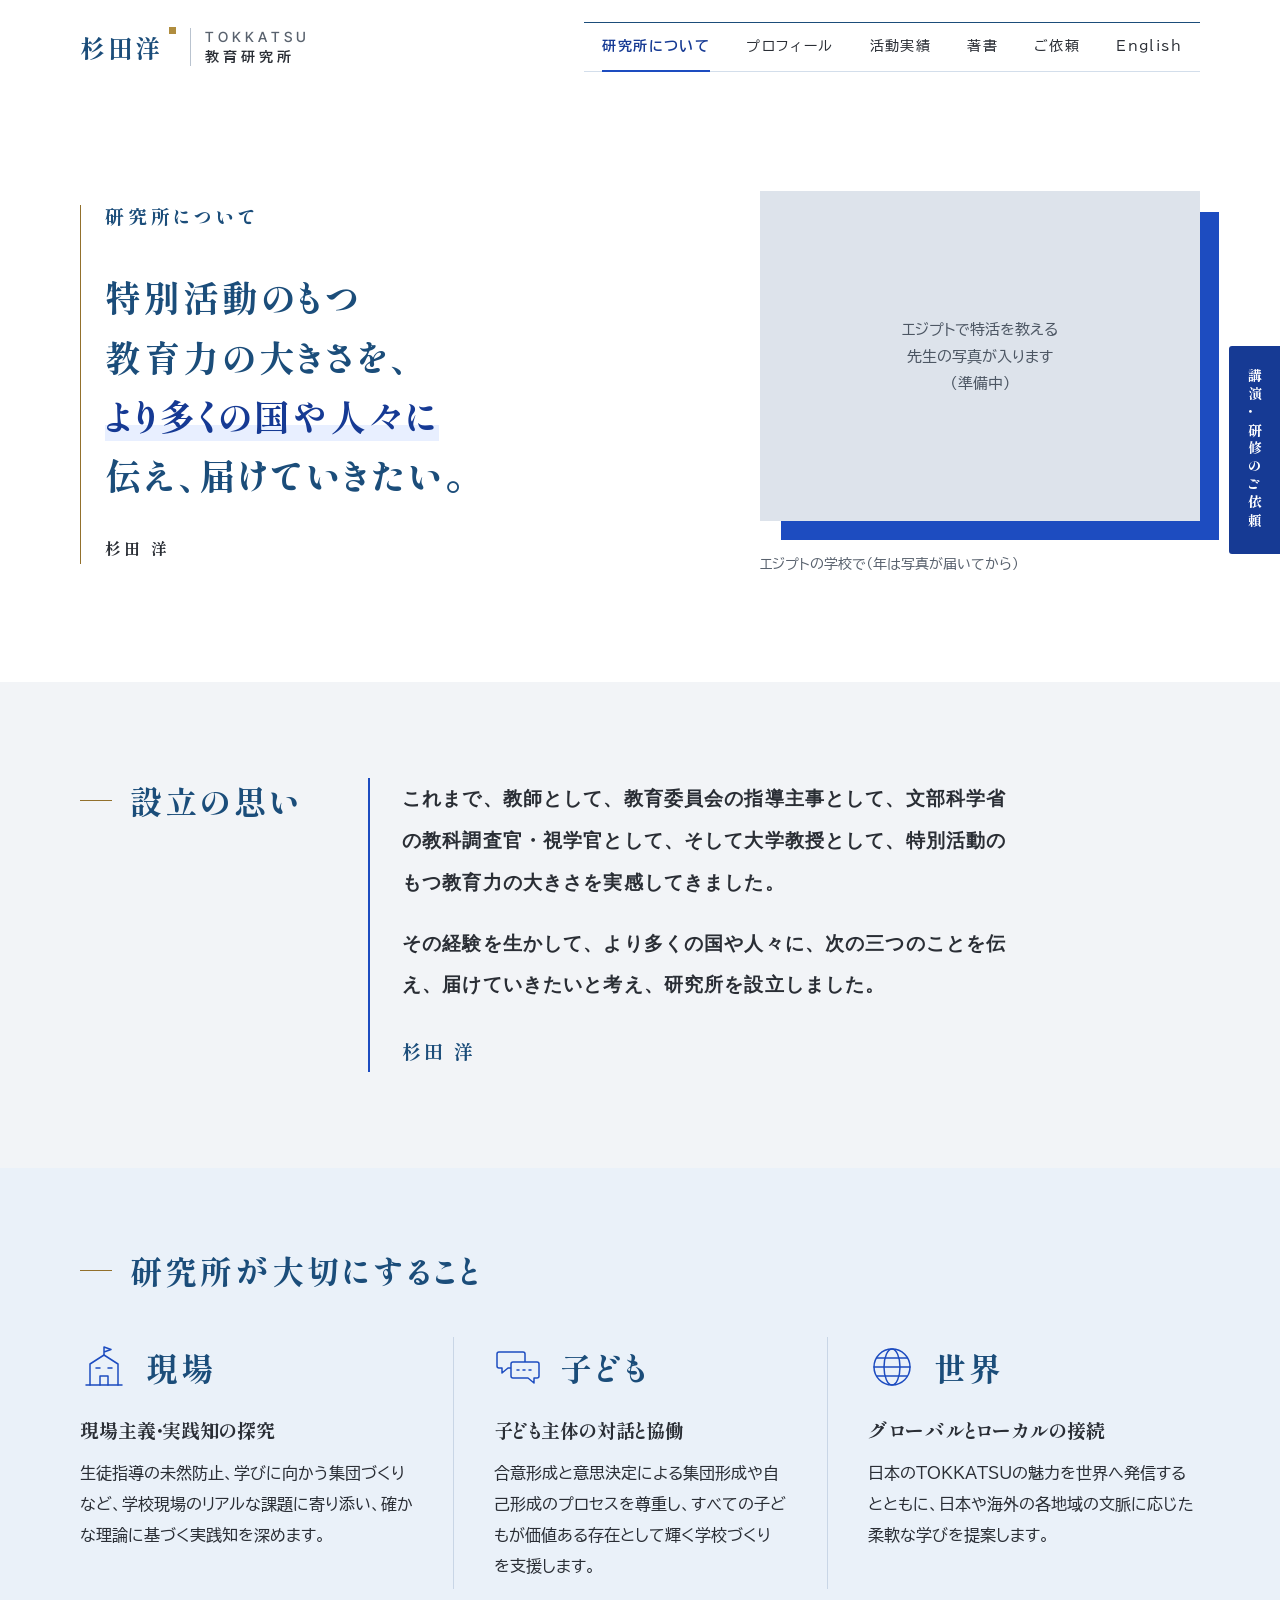
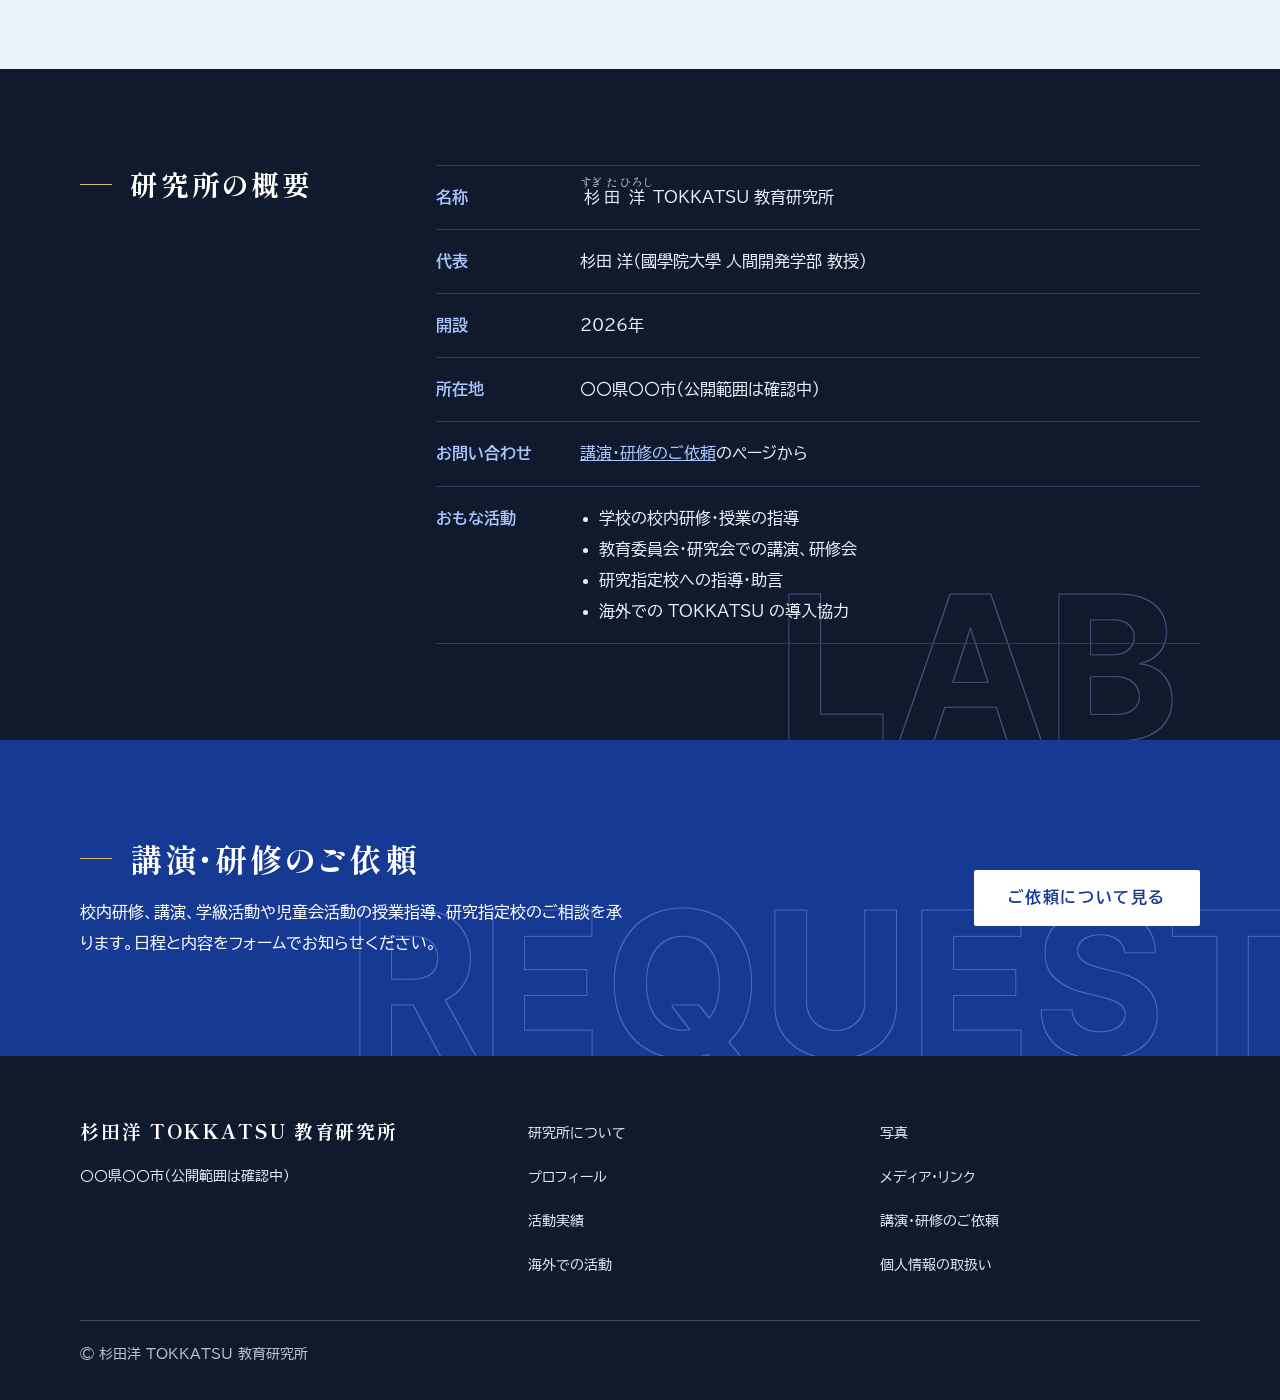
<file: about.html>
<!DOCTYPE html>
<html lang="ja">
<head>
<meta charset="utf-8">
<meta name="viewport" content="width=device-width, initial-scale=1">
<meta name="robots" content="noindex">
<title>研究所について｜杉田洋 TOKKATSU 教育研究所</title>
<!-- 共有したときの画像と説明（tools/ogp_meta.py が書く） -->
<meta property="og:type" content="website">
<meta property="og:site_name" content="杉田洋 TOKKATSU 教育研究所">
<meta property="og:title" content="研究所について｜杉田洋 TOKKATSU 教育研究所">
<meta property="og:description" content="杉田洋 TOKKATSU 教育研究所の設立の思いと理念。">
<meta property="og:url" content="https://tokkatsu-web.github.io/sugita-tokkatsu-hp/about.html">
<meta property="og:image" content="https://tokkatsu-web.github.io/sugita-tokkatsu-hp/img/ogp.png?v=618f7644">
<meta property="og:image:width" content="1200">
<meta property="og:image:height" content="630">
<meta property="og:locale" content="ja_JP">
<meta name="twitter:card" content="summary_large_image">
<!-- /OGP -->
<meta name="description" content="杉田洋 TOKKATSU 教育研究所の設立の思いと理念。">
<link rel="preconnect" href="https://fonts.googleapis.com">
<link rel="preconnect" href="https://fonts.gstatic.com" crossorigin>
<link href="https://fonts.googleapis.com/css2?family=BIZ+UDPGothic:wght@400;700&family=Inter+Tight:wght@300;500;700&family=Shippori+Mincho+B1:wght@500;600;800&display=swap" rel="stylesheet">
<link rel="stylesheet" href="assets/css/style.css?v=202610252030">
<link rel="stylesheet" href="assets/css/pages.css?v=202610252030">
<script>if(!matchMedia("(prefers-reduced-motion: reduce)").matches&&"IntersectionObserver" in window)document.documentElement.classList.add("js")</script>
</head>
<body>

<header class="top">
  <a class="brand t6-logo" href="index.html" aria-label="杉田洋 TOKKATSU 教育研究所"><span class="t6-n">杉田洋</span><span class="t6-dot" aria-hidden="true"></span><span class="t6-rule" aria-hidden="true"></span><span class="t6-s">TOKKATSU<b>教育研究所</b></span></a>
  <nav class="nav t7-nav">
    <a href="about.html" aria-current="page">研究所について</a><a href="profile.html">プロフィール</a><a href="activities.html">活動実績</a><a href="books.html">著書</a><a href="request.html">ご依頼</a><a class="en" href="en/index.html" lang="en">English</a>
  </nav>
</header>

<main>
<section class="kao-word"><div class="w kao-word-photo">
  <div>
    <h1>研究所について</h1>
    <blockquote>特別活動のもつ<br>教育力の大きさを、<br><em>より多くの国や人々に</em><br>伝え、届けていきたい。</blockquote>
    <p class="kao-sign">杉田 洋</p>
  </div>
  <!-- 要確認：エジプトで特活を教えている写真（先生から。子どもの顔がはっきり写らないもの・JICA の決まりも確認） -->
  <figure class="kao-fig"><div class="kao-ph">エジプトで特活を教える<br>先生の写真が入ります<br>（準備中）</div><figcaption>エジプトの学校で（年は写真が届いてから）</figcaption></figure>
</div></section>

<section class="sec band-gray">
  <div class="w">
    <div class="pg3-intent"><h2>設立の思い</h2>
    <div class="pg-quote pg3-yoko">
      <p>これまで、教師として、教育委員会の指導主事として、文部科学省の教科調査官・視学官として、そして大学教授として、特別活動のもつ教育力の大きさを実感してきました。</p>
      <p>その経験を生かして、より多くの国や人々に、次の三つのことを伝え、届けていきたいと考え、研究所を設立しました。</p>
      <p class="pg-sign">杉田 洋</p>
    </div></div>
      </div>
</section>

<section class="sec" id="values">
  <div class="w">
    <h2>研究所が大切にすること</h2>
    <!-- 要確認：「子ども」と「子供」の表記（先生の文は「子供」） -->
    <div class="vals">
      <div class="val"><b class="t8-w"><svg class="t8-ic" viewBox="0 0 48 48" aria-hidden="true"><path pathLength="1" d="M6 42h36"/><path pathLength="1" d="M10 42V21l14-9 14 9v21"/><path pathLength="1" d="M20 42v-9h8v9"/><path pathLength="1" d="M16 25h4M28 25h4"/><path pathLength="1" d="M24 12V4l7 2.5L24 9"/></svg>現場</b><div><h3>現場主義・実践知の探究</h3><p>生徒指導の未然防止、学びに向かう集団づくりなど、学校現場のリアルな課題に寄り添い、確かな理論に基づく実践知を深めます。</p></div></div>
      <div class="val"><b class="t8-w"><svg class="t8-ic" viewBox="0 0 48 48" aria-hidden="true"><path pathLength="1" d="M5 9h24a2 2 0 0 1 2 2v12a2 2 0 0 1-2 2H14l-6 5v-5H5a2 2 0 0 1-2-2V11a2 2 0 0 1 2-2z"/><path class="t8-fill" pathLength="1" d="M43 19H19a2 2 0 0 0-2 2v12a2 2 0 0 0 2 2h15l6 5v-5h3a2 2 0 0 0 2-2V21a2 2 0 0 0-2-2z"/><path pathLength="1" d="M23 27h2M29 27h2M35 27h2"/></svg>子ども</b><div><h3>子ども主体の対話と協働</h3><p>合意形成と意思決定による集団形成や自己形成のプロセスを尊重し、すべての子どもが価値ある存在として輝く学校づくりを支援します。</p></div></div>
      <div class="val"><b class="t8-w"><svg class="t8-ic" viewBox="0 0 48 48" aria-hidden="true"><circle pathLength="1" cx="24" cy="24" r="18"/><ellipse pathLength="1" cx="24" cy="24" rx="8" ry="18"/><path pathLength="1" d="M6 24h36"/><path pathLength="1" d="M9 15h30M9 33h30"/></svg>世界</b><div><h3>グローバルとローカルの接続</h3><p>日本のTOKKATSUの魅力を世界へ発信するとともに、日本や海外の各地域の文脈に応じた柔軟な学びを提案します。</p></div></div>
    </div>
  </div>
</section>

<section class="sec band-dark t8-host"><svg class="t8-bg" viewBox="0 0 1300 200" aria-hidden="true"><defs><filter id="pg-LAB" x="-2%" y="-10%" width="104%" height="120%"><feMorphology in="SourceAlpha" operator="dilate" radius="1.2" result="d"/><feComposite in="d" in2="SourceAlpha" operator="out" result="o"/><feFlood flood-color="#3d5478"/><feComposite in2="o" operator="in"/></filter></defs><text x="1180" y="170" text-anchor="end" filter="url(#pg-LAB)">LAB</text></svg>
  <div class="w pg-cols">
    <h2>研究所の概要</h2>
    <dl class="pg-dl">
    <dt>名称</dt><dd><ruby>杉<rt>すぎ</rt></ruby><ruby>田<rt>た</rt></ruby><ruby>洋<rt>ひろし</rt></ruby> TOKKATSU 教育研究所</dd>
    <dt>代表</dt><dd>杉田 洋（國學院大學 人間開発学部 教授）</dd>
    <dt>開設</dt><dd>2026年<!-- 要確認：研究所の開設年月 --></dd>
    <dt>所在地</dt><dd>〇〇県〇〇市（公開範囲は確認中）<!-- 要確認：住所・電話の公開範囲 --></dd>
    <dt>お問い合わせ</dt><dd><a href="request.html">講演・研修のご依頼</a>のページから</dd>
    <dt>おもな活動</dt><dd><ul>
      <li>学校の校内研修・授業の指導</li>
      <li>教育委員会・研究会での講演、研修会</li>
      <li>研究指定校への指導・助言</li>
      <li>海外での TOKKATSU の導入協力</li>
    </ul></dd>
  </dl>
  </div>
</section>

</main>
<section class="sec band-blue t8-host" id="request"><svg class="t8-bg" viewBox="0 0 1300 200" aria-hidden="true"><defs><filter id="t8-REQUEST" x="-2%" y="-10%" width="104%" height="120%"><feMorphology in="SourceAlpha" operator="dilate" radius="1.2" result="d"/><feComposite in="d" in2="SourceAlpha" operator="out" result="o"/><feFlood flood-color="#4767c0"/><feComposite in2="o" operator="in"/></filter></defs><text x="1300" y="170" text-anchor="end" filter="url(#t8-REQUEST)">REQUEST</text></svg>
  <div class="w req">
    <div><h2 style="margin-bottom:16px">講演・研修のご依頼</h2><p>校内研修、講演、学級活動や児童会活動の授業指導、研究指定校のご相談を承ります。日程と内容をフォームでお知らせください。</p></div>
    <a class="btn" href="request.html">ご依頼について見る</a>
  </div>
</section>

<footer>
  <div class="w">
    <div><div class="nm">杉田洋 TOKKATSU 教育研究所</div><!-- 要確認：住所・電話の公開範囲 --><p>〇〇県〇〇市（公開範囲は確認中）</p></div>
    <div><a href="about.html">研究所について</a><a href="profile.html">プロフィール</a><a href="activities.html">活動実績</a><a href="international.html">海外での活動</a></div>
    <div><a href="gallery.html">写真</a><a href="media.html">メディア・リンク</a><a href="request.html">講演・研修のご依頼</a><a href="privacy.html">個人情報の取扱い</a></div>
    <div class="c">© 杉田洋 TOKKATSU 教育研究所</div>
  </div>
</footer>

<a class="tab" href="request.html">講演・研修のご依頼</a>
<script src="assets/js/motion.js?v=202610252030"></script>
<script src="assets/js/nav.js?v=202610252030"></script>
</body>
</html>
</file>
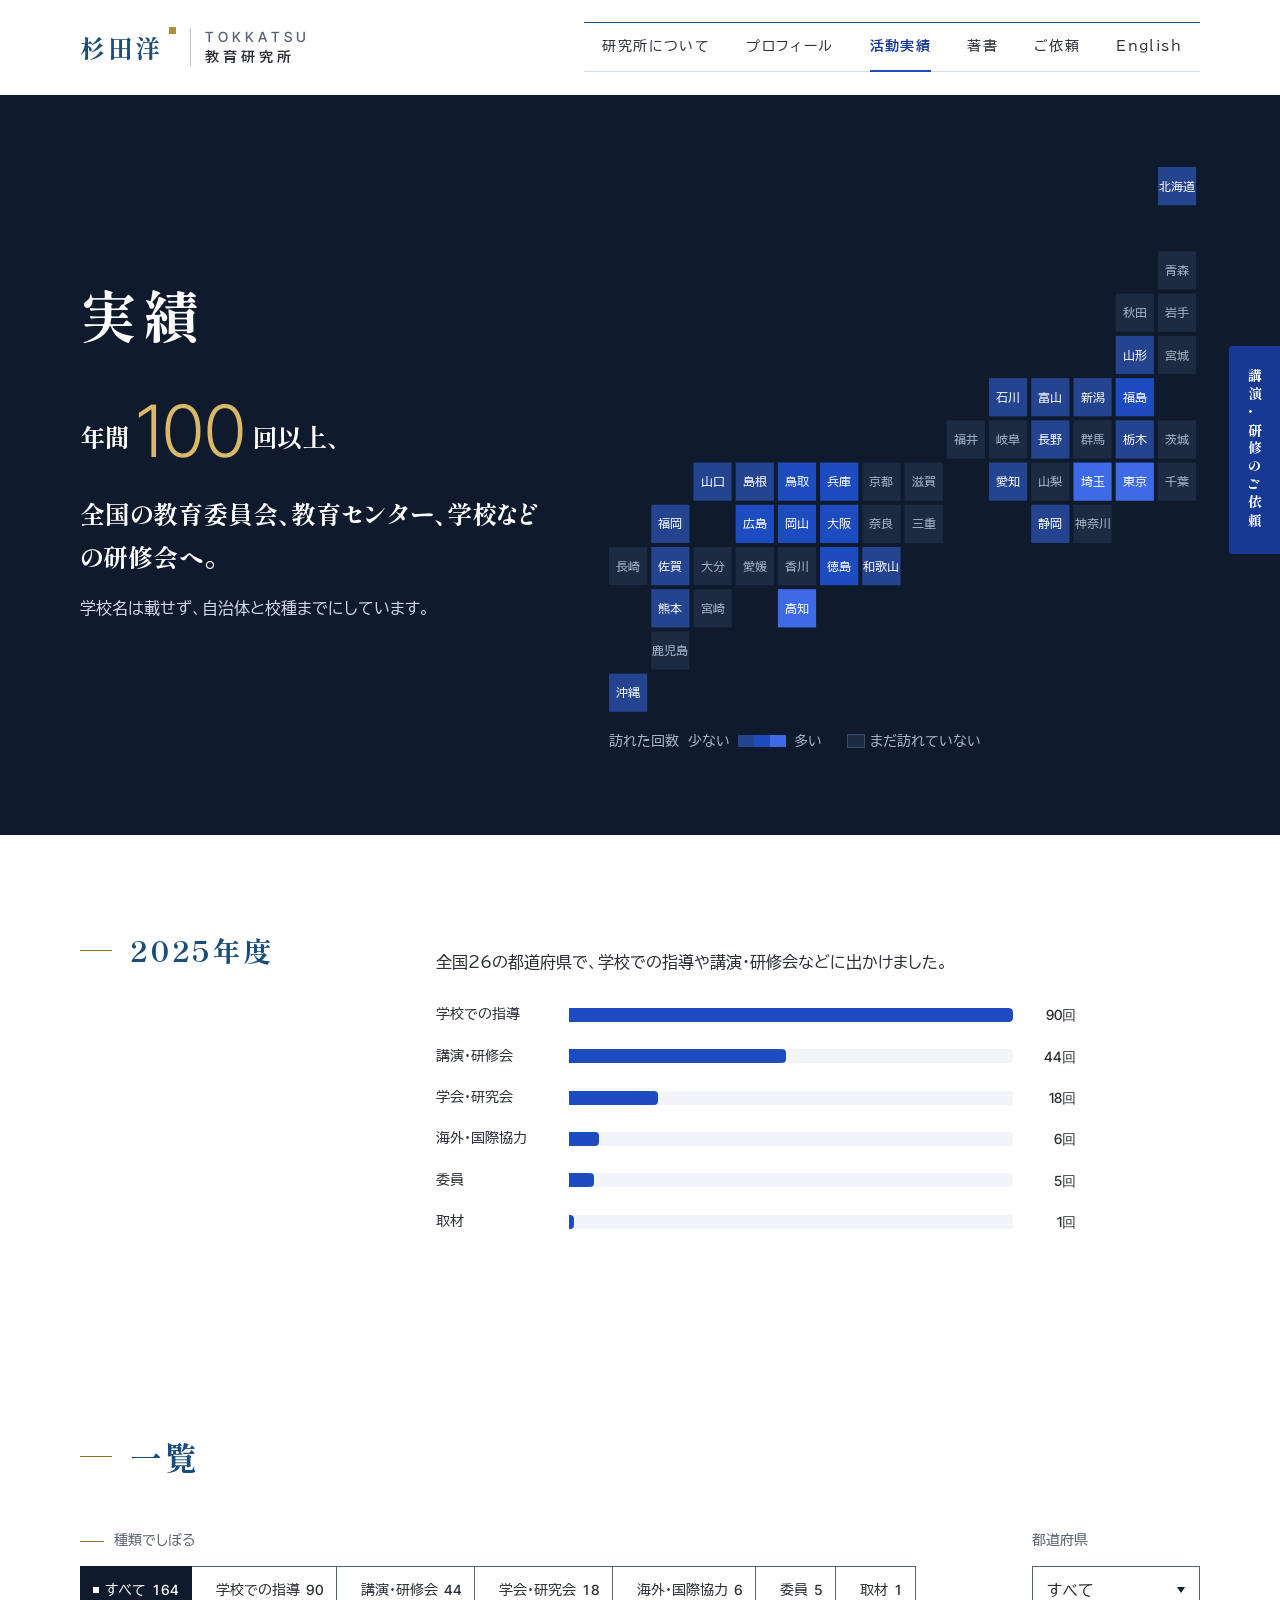
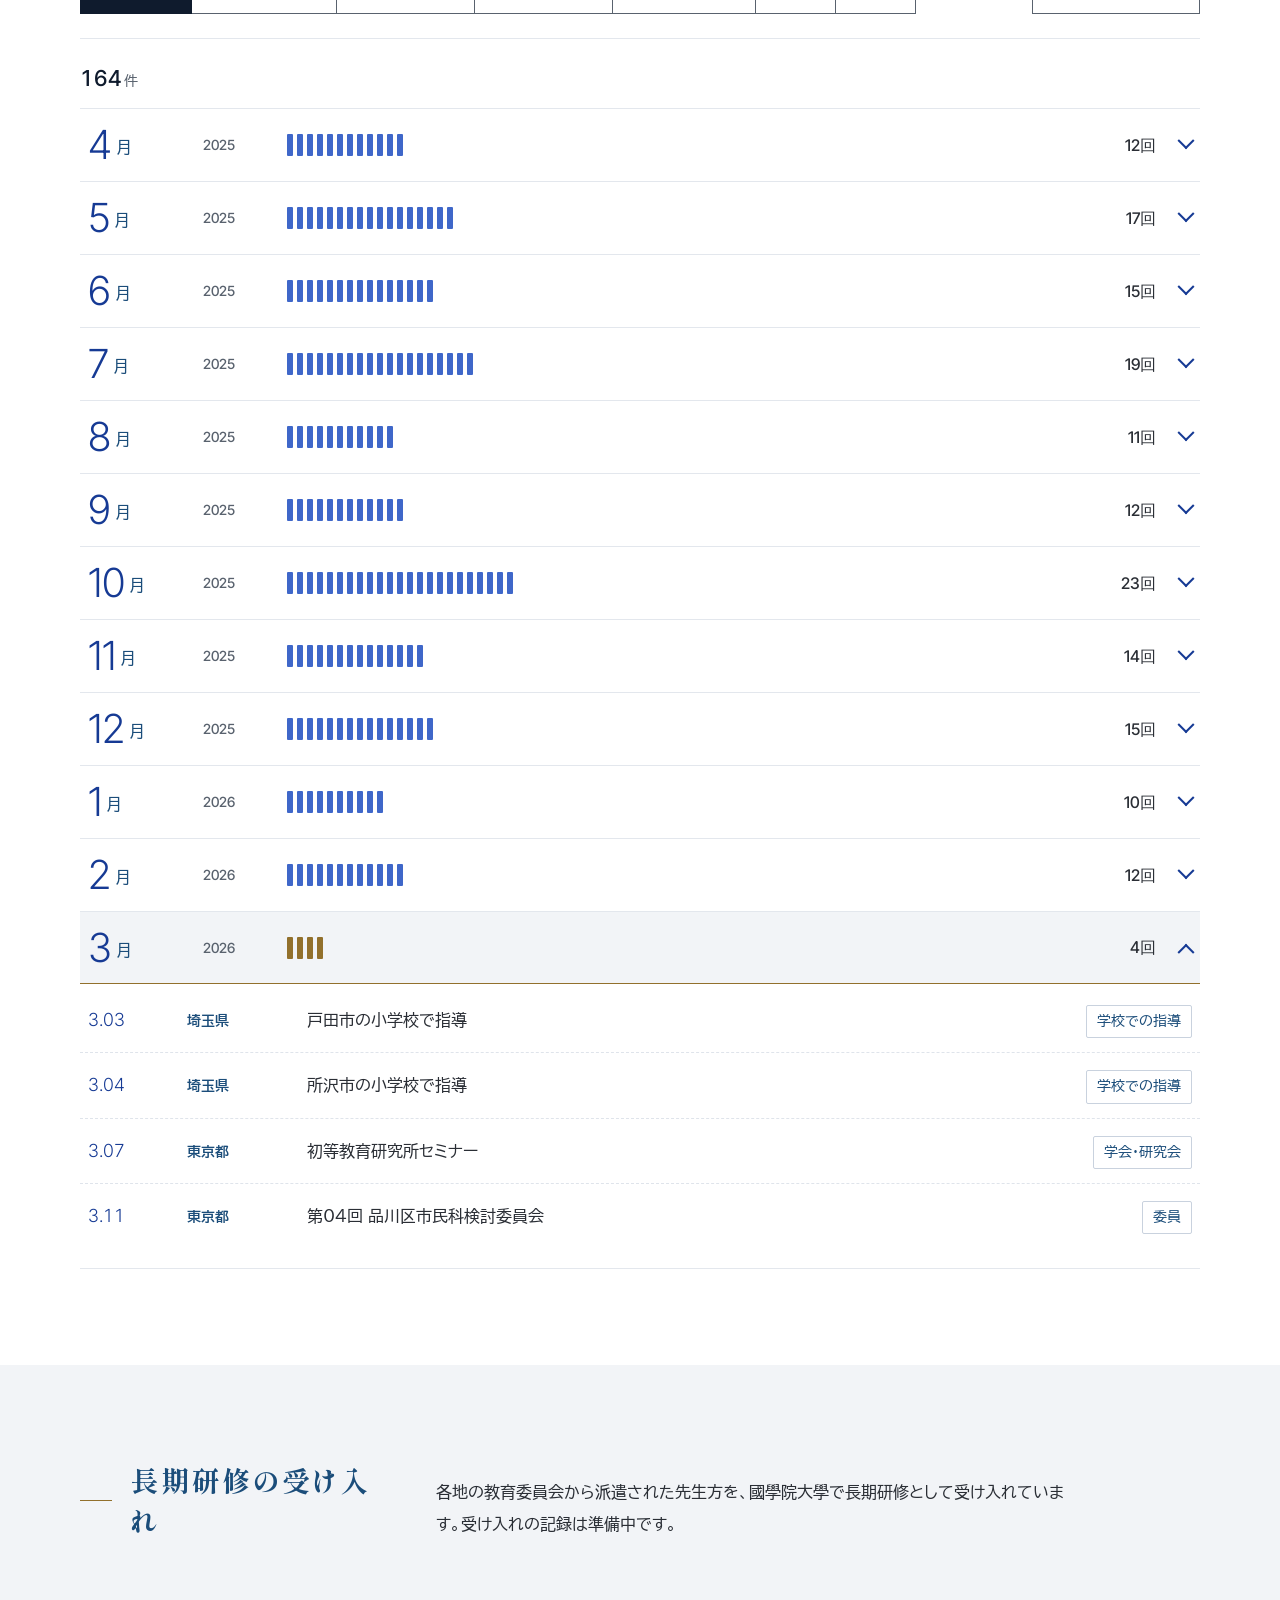
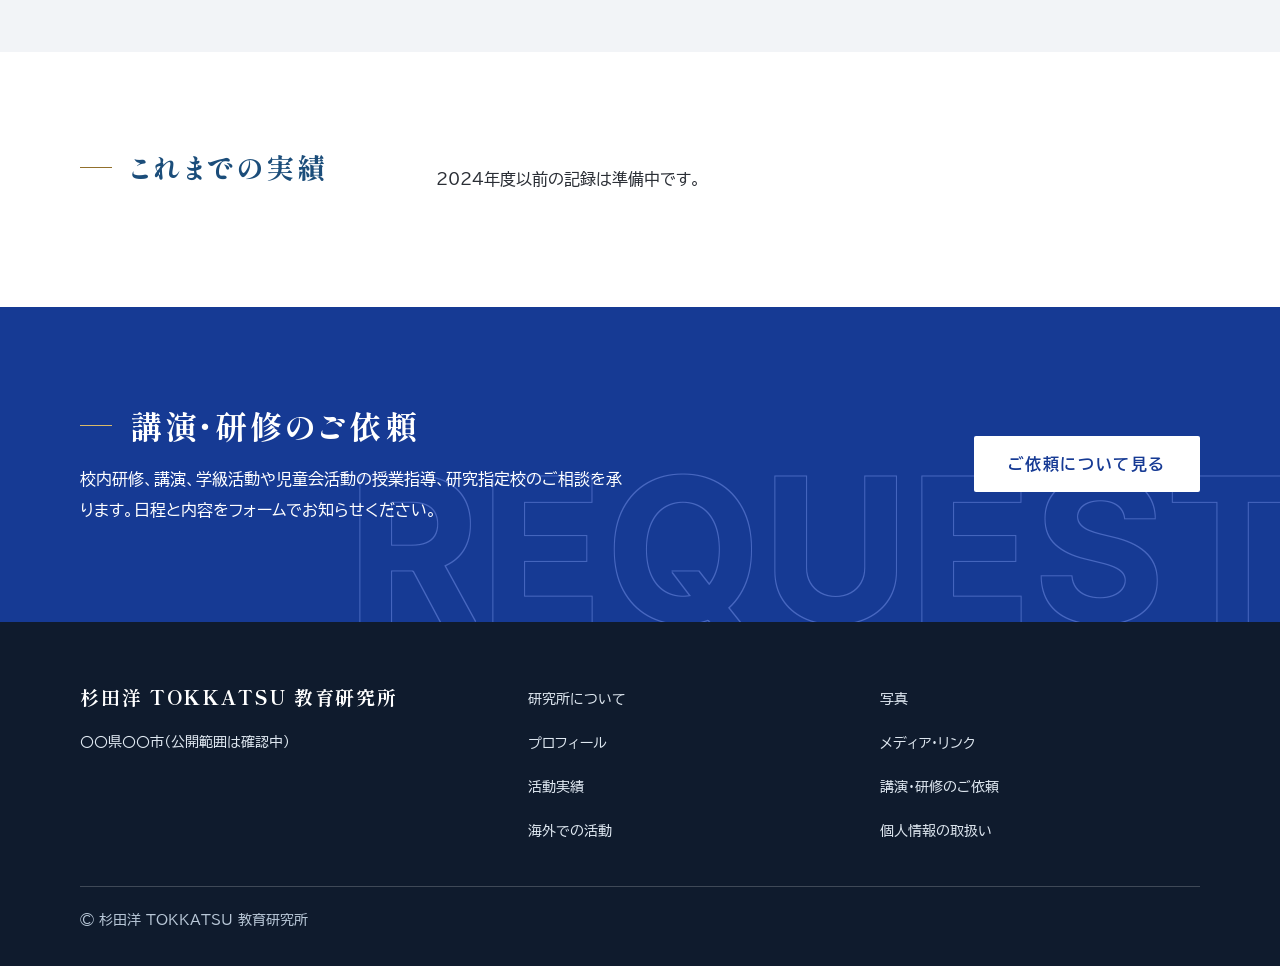
<file: activities.html>
<!DOCTYPE html>
<html lang="ja">
<head>
<meta charset="utf-8">
<meta name="viewport" content="width=device-width, initial-scale=1">
<meta name="robots" content="noindex">
<title>活動実績｜杉田洋 TOKKATSU 教育研究所</title>
<!-- 共有したときの画像と説明（tools/ogp_meta.py が書く） -->
<meta property="og:type" content="website">
<meta property="og:site_name" content="杉田洋 TOKKATSU 教育研究所">
<meta property="og:title" content="活動実績｜杉田洋 TOKKATSU 教育研究所">
<meta property="og:description" content="全国の学校・教育委員会・研究会での指導と講演の記録。">
<meta property="og:url" content="https://tokkatsu-web.github.io/sugita-tokkatsu-hp/activities.html">
<meta property="og:image" content="https://tokkatsu-web.github.io/sugita-tokkatsu-hp/img/ogp.png?v=618f7644">
<meta property="og:image:width" content="1200">
<meta property="og:image:height" content="630">
<meta property="og:locale" content="ja_JP">
<meta name="twitter:card" content="summary_large_image">
<!-- /OGP -->
<meta name="description" content="全国の学校・教育委員会・研究会での指導と講演の記録。">
<link rel="preconnect" href="https://fonts.googleapis.com">
<link rel="preconnect" href="https://fonts.gstatic.com" crossorigin>
<link href="https://fonts.googleapis.com/css2?family=BIZ+UDPGothic:wght@400;700&family=Inter+Tight:wght@300;500;700&family=Shippori+Mincho+B1:wght@500;600;800&display=swap" rel="stylesheet">
<link rel="stylesheet" href="assets/css/style.css?v=202610252030">
<link rel="stylesheet" href="assets/css/pages.css?v=202610252030">
<script>if(!matchMedia("(prefers-reduced-motion: reduce)").matches&&"IntersectionObserver" in window)document.documentElement.classList.add("js")</script>
</head>
<body>

<header class="top">
  <a class="brand t6-logo" href="index.html" aria-label="杉田洋 TOKKATSU 教育研究所"><span class="t6-n">杉田洋</span><span class="t6-dot" aria-hidden="true"></span><span class="t6-rule" aria-hidden="true"></span><span class="t6-s">TOKKATSU<b>教育研究所</b></span></a>
  <nav class="nav t7-nav">
    <a href="about.html">研究所について</a><a href="profile.html">プロフィール</a><a href="activities.html" aria-current="page">活動実績</a><a href="books.html">著書</a><a href="request.html">ご依頼</a><a class="en" href="en/index.html" lang="en">English</a>
  </nav>
</header>

<main>
<section class="kao-map band-dark"><div class="w">
  <div><h1>実績</h1>
    <p class="kao-lead">年間<em>100</em>回以上、<br>全国の教育委員会、教育センター、学校などの研修会へ。</p>
    <p>学校名は載せず、自治体と校種までにしています。</p></div>
  <div><svg class="tilemap" viewBox="0 0 588 546" role="img" aria-label="2025年度に指導・講演を行った26都道府県">
<g><title>北海道 3回</title><rect x="546" y="0" width="38" height="38" class="on lv1"/><text x="565.0" y="23.5" text-anchor="middle" fill="#ffffff" font-size="9.5">北海道</text></g>
<g><rect x="546" y="84" width="38" height="38" class="off"/><text x="565.0" y="107.5" text-anchor="middle" fill="#a9b7c9">青森</text></g>
<g><rect x="504" y="126" width="38" height="38" class="off"/><text x="523.0" y="149.5" text-anchor="middle" fill="#a9b7c9">秋田</text></g>
<g><rect x="546" y="126" width="38" height="38" class="off"/><text x="565.0" y="149.5" text-anchor="middle" fill="#a9b7c9">岩手</text></g>
<g><title>山形 3回</title><rect x="504" y="168" width="38" height="38" class="on lv1"/><text x="523.0" y="191.5" text-anchor="middle" fill="#ffffff">山形</text></g>
<g><rect x="546" y="168" width="38" height="38" class="off"/><text x="565.0" y="191.5" text-anchor="middle" fill="#a9b7c9">宮城</text></g>
<g><title>石川 3回</title><rect x="378" y="210" width="38" height="38" class="on lv1"/><text x="397.0" y="233.5" text-anchor="middle" fill="#ffffff">石川</text></g>
<g><title>富山 1回</title><rect x="420" y="210" width="38" height="38" class="on lv1"/><text x="439.0" y="233.5" text-anchor="middle" fill="#ffffff">富山</text></g>
<g><title>新潟 2回</title><rect x="462" y="210" width="38" height="38" class="on lv1"/><text x="481.0" y="233.5" text-anchor="middle" fill="#ffffff">新潟</text></g>
<g><title>福島 9回</title><rect x="504" y="210" width="38" height="38" class="on lv2"/><text x="523.0" y="233.5" text-anchor="middle" fill="#ffffff">福島</text></g>
<g><rect x="336" y="252" width="38" height="38" class="off"/><text x="355.0" y="275.5" text-anchor="middle" fill="#a9b7c9">福井</text></g>
<g><rect x="378" y="252" width="38" height="38" class="off"/><text x="397.0" y="275.5" text-anchor="middle" fill="#a9b7c9">岐阜</text></g>
<g><title>長野 1回</title><rect x="420" y="252" width="38" height="38" class="on lv1"/><text x="439.0" y="275.5" text-anchor="middle" fill="#ffffff">長野</text></g>
<g><rect x="462" y="252" width="38" height="38" class="off"/><text x="481.0" y="275.5" text-anchor="middle" fill="#a9b7c9">群馬</text></g>
<g><title>栃木 3回</title><rect x="504" y="252" width="38" height="38" class="on lv1"/><text x="523.0" y="275.5" text-anchor="middle" fill="#ffffff">栃木</text></g>
<g><rect x="546" y="252" width="38" height="38" class="off"/><text x="565.0" y="275.5" text-anchor="middle" fill="#a9b7c9">茨城</text></g>
<g><title>山口 1回</title><rect x="84" y="294" width="38" height="38" class="on lv1"/><text x="103.0" y="317.5" text-anchor="middle" fill="#ffffff">山口</text></g>
<g><title>島根 1回</title><rect x="126" y="294" width="38" height="38" class="on lv1"/><text x="145.0" y="317.5" text-anchor="middle" fill="#ffffff">島根</text></g>
<g><title>鳥取 5回</title><rect x="168" y="294" width="38" height="38" class="on lv2"/><text x="187.0" y="317.5" text-anchor="middle" fill="#ffffff">鳥取</text></g>
<g><title>兵庫 12回</title><rect x="210" y="294" width="38" height="38" class="on lv2"/><text x="229.0" y="317.5" text-anchor="middle" fill="#ffffff">兵庫</text></g>
<g><rect x="252" y="294" width="38" height="38" class="off"/><text x="271.0" y="317.5" text-anchor="middle" fill="#a9b7c9">京都</text></g>
<g><rect x="294" y="294" width="38" height="38" class="off"/><text x="313.0" y="317.5" text-anchor="middle" fill="#a9b7c9">滋賀</text></g>
<g><title>愛知 2回</title><rect x="378" y="294" width="38" height="38" class="on lv1"/><text x="397.0" y="317.5" text-anchor="middle" fill="#ffffff">愛知</text></g>
<g><rect x="420" y="294" width="38" height="38" class="off"/><text x="439.0" y="317.5" text-anchor="middle" fill="#a9b7c9">山梨</text></g>
<g><title>埼玉 20回</title><rect x="462" y="294" width="38" height="38" class="on lv3"/><text x="481.0" y="317.5" text-anchor="middle" fill="#ffffff">埼玉</text></g>
<g><title>東京 35回</title><rect x="504" y="294" width="38" height="38" class="on lv3"/><text x="523.0" y="317.5" text-anchor="middle" fill="#ffffff">東京</text></g>
<g><rect x="546" y="294" width="38" height="38" class="off"/><text x="565.0" y="317.5" text-anchor="middle" fill="#a9b7c9">千葉</text></g>
<g><title>福岡 4回</title><rect x="42" y="336" width="38" height="38" class="on lv1"/><text x="61.0" y="359.5" text-anchor="middle" fill="#ffffff">福岡</text></g>
<g><title>広島 9回</title><rect x="126" y="336" width="38" height="38" class="on lv2"/><text x="145.0" y="359.5" text-anchor="middle" fill="#ffffff">広島</text></g>
<g><title>岡山 5回</title><rect x="168" y="336" width="38" height="38" class="on lv2"/><text x="187.0" y="359.5" text-anchor="middle" fill="#ffffff">岡山</text></g>
<g><title>大阪 6回</title><rect x="210" y="336" width="38" height="38" class="on lv2"/><text x="229.0" y="359.5" text-anchor="middle" fill="#ffffff">大阪</text></g>
<g><rect x="252" y="336" width="38" height="38" class="off"/><text x="271.0" y="359.5" text-anchor="middle" fill="#a9b7c9">奈良</text></g>
<g><rect x="294" y="336" width="38" height="38" class="off"/><text x="313.0" y="359.5" text-anchor="middle" fill="#a9b7c9">三重</text></g>
<g><title>静岡 3回</title><rect x="420" y="336" width="38" height="38" class="on lv1"/><text x="439.0" y="359.5" text-anchor="middle" fill="#ffffff">静岡</text></g>
<g><rect x="462" y="336" width="38" height="38" class="off"/><text x="481.0" y="359.5" text-anchor="middle" fill="#a9b7c9" font-size="9.5">神奈川</text></g>
<g><rect x="0" y="378" width="38" height="38" class="off"/><text x="19.0" y="401.5" text-anchor="middle" fill="#a9b7c9">長崎</text></g>
<g><title>佐賀 1回</title><rect x="42" y="378" width="38" height="38" class="on lv1"/><text x="61.0" y="401.5" text-anchor="middle" fill="#ffffff">佐賀</text></g>
<g><rect x="84" y="378" width="38" height="38" class="off"/><text x="103.0" y="401.5" text-anchor="middle" fill="#a9b7c9">大分</text></g>
<g><rect x="126" y="378" width="38" height="38" class="off"/><text x="145.0" y="401.5" text-anchor="middle" fill="#a9b7c9">愛媛</text></g>
<g><rect x="168" y="378" width="38" height="38" class="off"/><text x="187.0" y="401.5" text-anchor="middle" fill="#a9b7c9">香川</text></g>
<g><title>徳島 6回</title><rect x="210" y="378" width="38" height="38" class="on lv2"/><text x="229.0" y="401.5" text-anchor="middle" fill="#ffffff">徳島</text></g>
<g><title>和歌山 1回</title><rect x="252" y="378" width="38" height="38" class="on lv1"/><text x="271.0" y="401.5" text-anchor="middle" fill="#ffffff" font-size="9.5">和歌山</text></g>
<g><title>熊本 2回</title><rect x="42" y="420" width="38" height="38" class="on lv1"/><text x="61.0" y="443.5" text-anchor="middle" fill="#ffffff">熊本</text></g>
<g><rect x="84" y="420" width="38" height="38" class="off"/><text x="103.0" y="443.5" text-anchor="middle" fill="#a9b7c9">宮崎</text></g>
<g><title>高知 14回</title><rect x="168" y="420" width="38" height="38" class="on lv3"/><text x="187.0" y="443.5" text-anchor="middle" fill="#ffffff">高知</text></g>
<g><rect x="42" y="462" width="38" height="38" class="off"/><text x="61.0" y="485.5" text-anchor="middle" fill="#a9b7c9" font-size="9.5">鹿児島</text></g>
<g><title>沖縄 1回</title><rect x="0" y="504" width="38" height="38" class="on lv1"/><text x="19.0" y="527.5" text-anchor="middle" fill="#ffffff">沖縄</text></g>
</svg><div class="legend t12-legend"><span class="t12-ramp">訪れた回数　少ない<i class="lv1"></i><i class="lv2"></i><i class="lv3"></i>多い</span><span class="t12-off"><i></i>まだ訪れていない</span></div></div>
</div></section>

<section class="sec">
  <div class="w pg-cols">
    <h2>2025年度</h2>
    <div>
      <!-- 「年間100回以上」は先生の言い方（2026-10-25 の返事） -->
      <p id="pg-total" class="pg-prose">2025年度の記録を読みこんでいます。</p>
      <ul class="pg-bars" id="pg-bars" aria-label="2025年度の内訳"></ul>
    </div>
  </div>
</section>

<section class="sec"><div class="w">
  <h2>一覧</h2>
  <form class="pg-filter ft-bar" id="pg-filter" onsubmit="return false">
    <fieldset class="ft-group"><legend>種類でしぼる</legend><div id="pg-kinds" class="ft-choices"></div></fieldset>
    <div class="ft-prefecture"><label for="pg-pref">都道府県</label><div class="ft-select-wrap"><select id="pg-pref" class="ft-select"><option value="">すべて</option></select></div></div>
  </form>
  <p class="pg-count ft-result" id="pg-count" role="status" aria-live="polite" aria-atomic="true"></p>
  <div id="pg-list"><p class="pg-msg">記録を読みこんでいます。</p></div>
  <noscript><p class="pg-msg">一覧を出すには JavaScript を有効にしてください。</p></noscript>
</div></section>

<section class="sec band-gray"><div class="w pg-cols">
  <h2>長期研修の受け入れ</h2>
  <!-- 要確認：長期研修の受け入れ実績（年度・自治体・人数）。研修生の名前は出さない -->
  <p class="pg-prose">各地の教育委員会から派遣された先生方を、國學院大學で長期研修として受け入れています。受け入れの記録は準備中です。</p>
</div></section>

<section class="sec"><div class="w pg-cols">
  <h2>これまでの実績</h2>
  <!-- 要確認：2024年度以前の実績（一覧か、年ごとの件数） -->
  <p class="pg-prose">2024年度以前の記録は準備中です。</p>
</div></section>
</main>
<section class="sec band-blue t8-host" id="request"><svg class="t8-bg" viewBox="0 0 1300 200" aria-hidden="true"><defs><filter id="t8-REQUEST" x="-2%" y="-10%" width="104%" height="120%"><feMorphology in="SourceAlpha" operator="dilate" radius="1.2" result="d"/><feComposite in="d" in2="SourceAlpha" operator="out" result="o"/><feFlood flood-color="#4767c0"/><feComposite in2="o" operator="in"/></filter></defs><text x="1300" y="170" text-anchor="end" filter="url(#t8-REQUEST)">REQUEST</text></svg>
  <div class="w req">
    <div><h2 style="margin-bottom:16px">講演・研修のご依頼</h2><p>校内研修、講演、学級活動や児童会活動の授業指導、研究指定校のご相談を承ります。日程と内容をフォームでお知らせください。</p></div>
    <a class="btn" href="request.html">ご依頼について見る</a>
  </div>
</section>

<footer>
  <div class="w">
    <div><div class="nm">杉田洋 TOKKATSU 教育研究所</div><!-- 要確認：住所・電話の公開範囲 --><p>〇〇県〇〇市（公開範囲は確認中）</p></div>
    <div><a href="about.html">研究所について</a><a href="profile.html">プロフィール</a><a href="activities.html">活動実績</a><a href="international.html">海外での活動</a></div>
    <div><a href="gallery.html">写真</a><a href="media.html">メディア・リンク</a><a href="request.html">講演・研修のご依頼</a><a href="privacy.html">個人情報の取扱い</a></div>
    <div class="c">© 杉田洋 TOKKATSU 教育研究所</div>
  </div>
</footer>

<a class="tab" href="request.html">講演・研修のご依頼</a>
<script src="assets/js/motion.js?v=202610252030"></script>
<script src="assets/js/nav.js?v=202610252030"></script>
<script src="assets/js/data.js?v=202610252030"></script>
<script src="assets/js/activities.js?v=202610252030"></script>
<script src="assets/js/render.js?v=202610252030"></script>
</body>
</html>
</file>
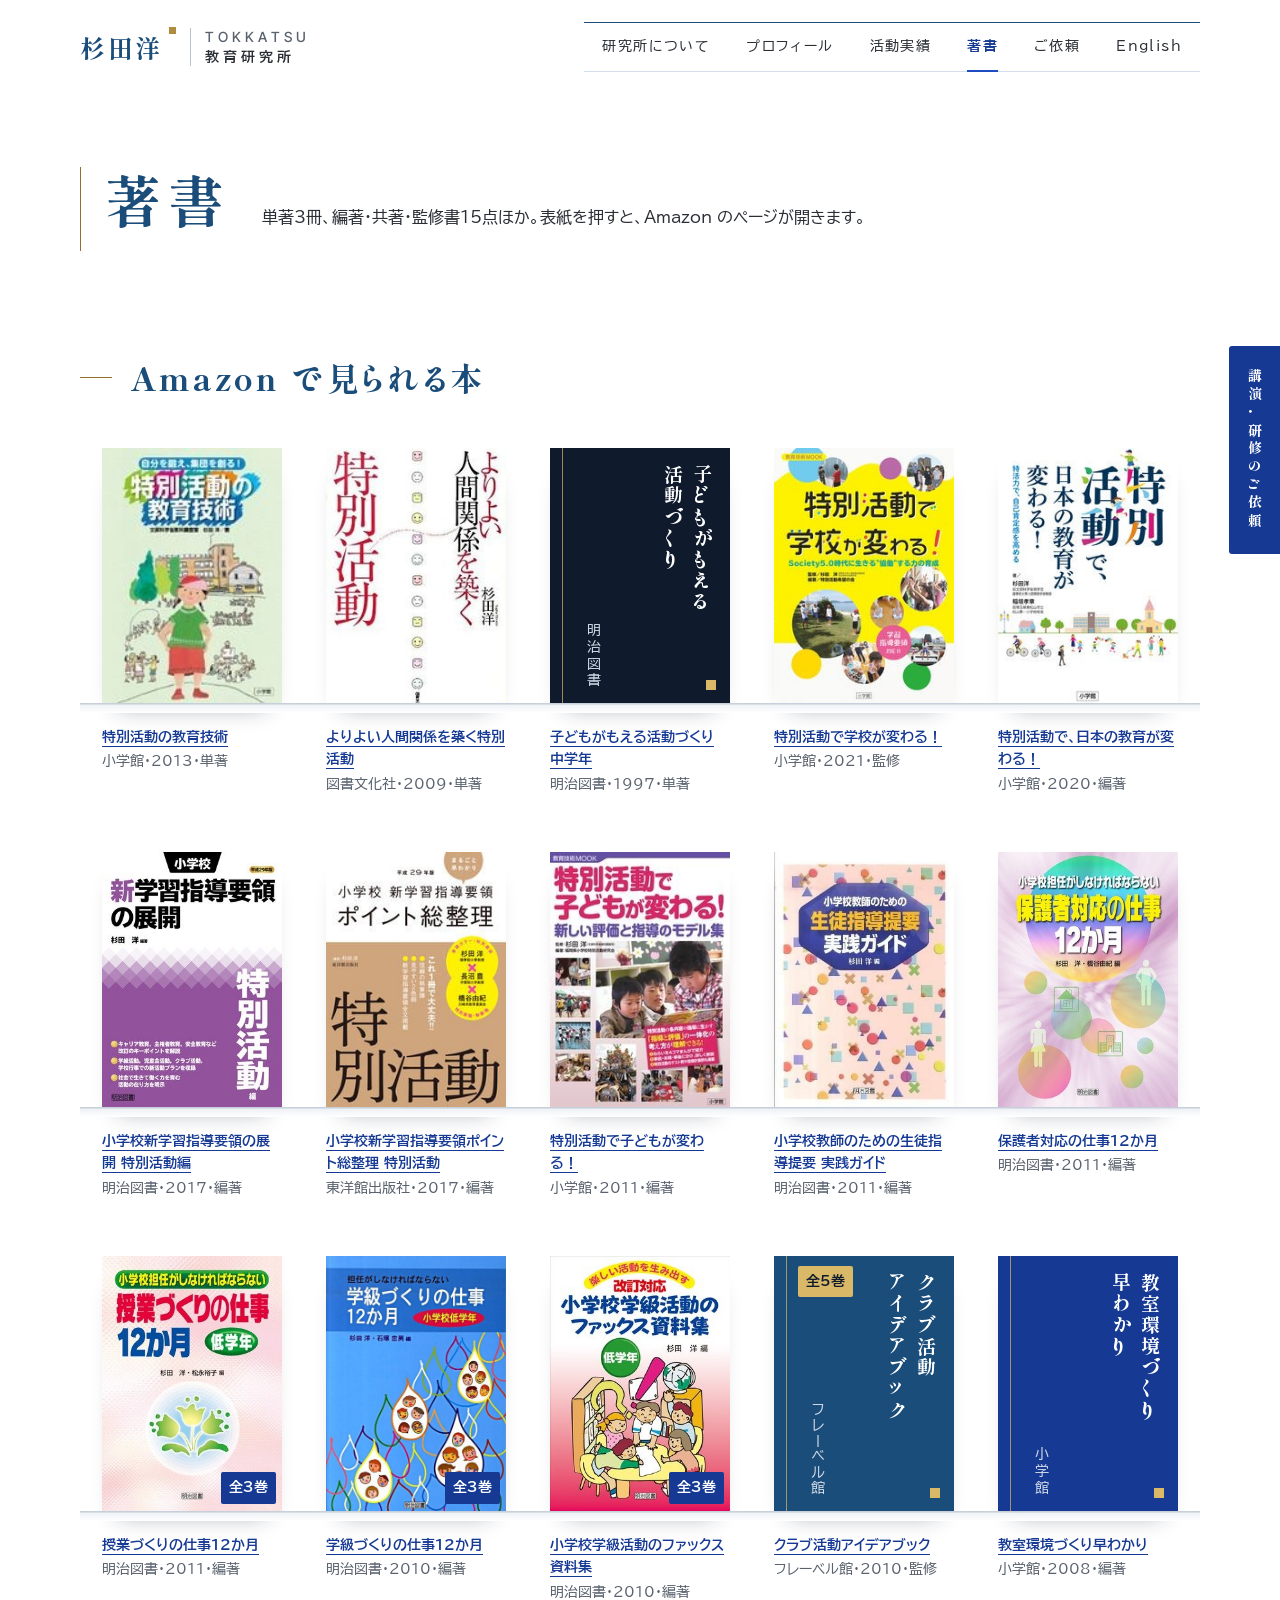
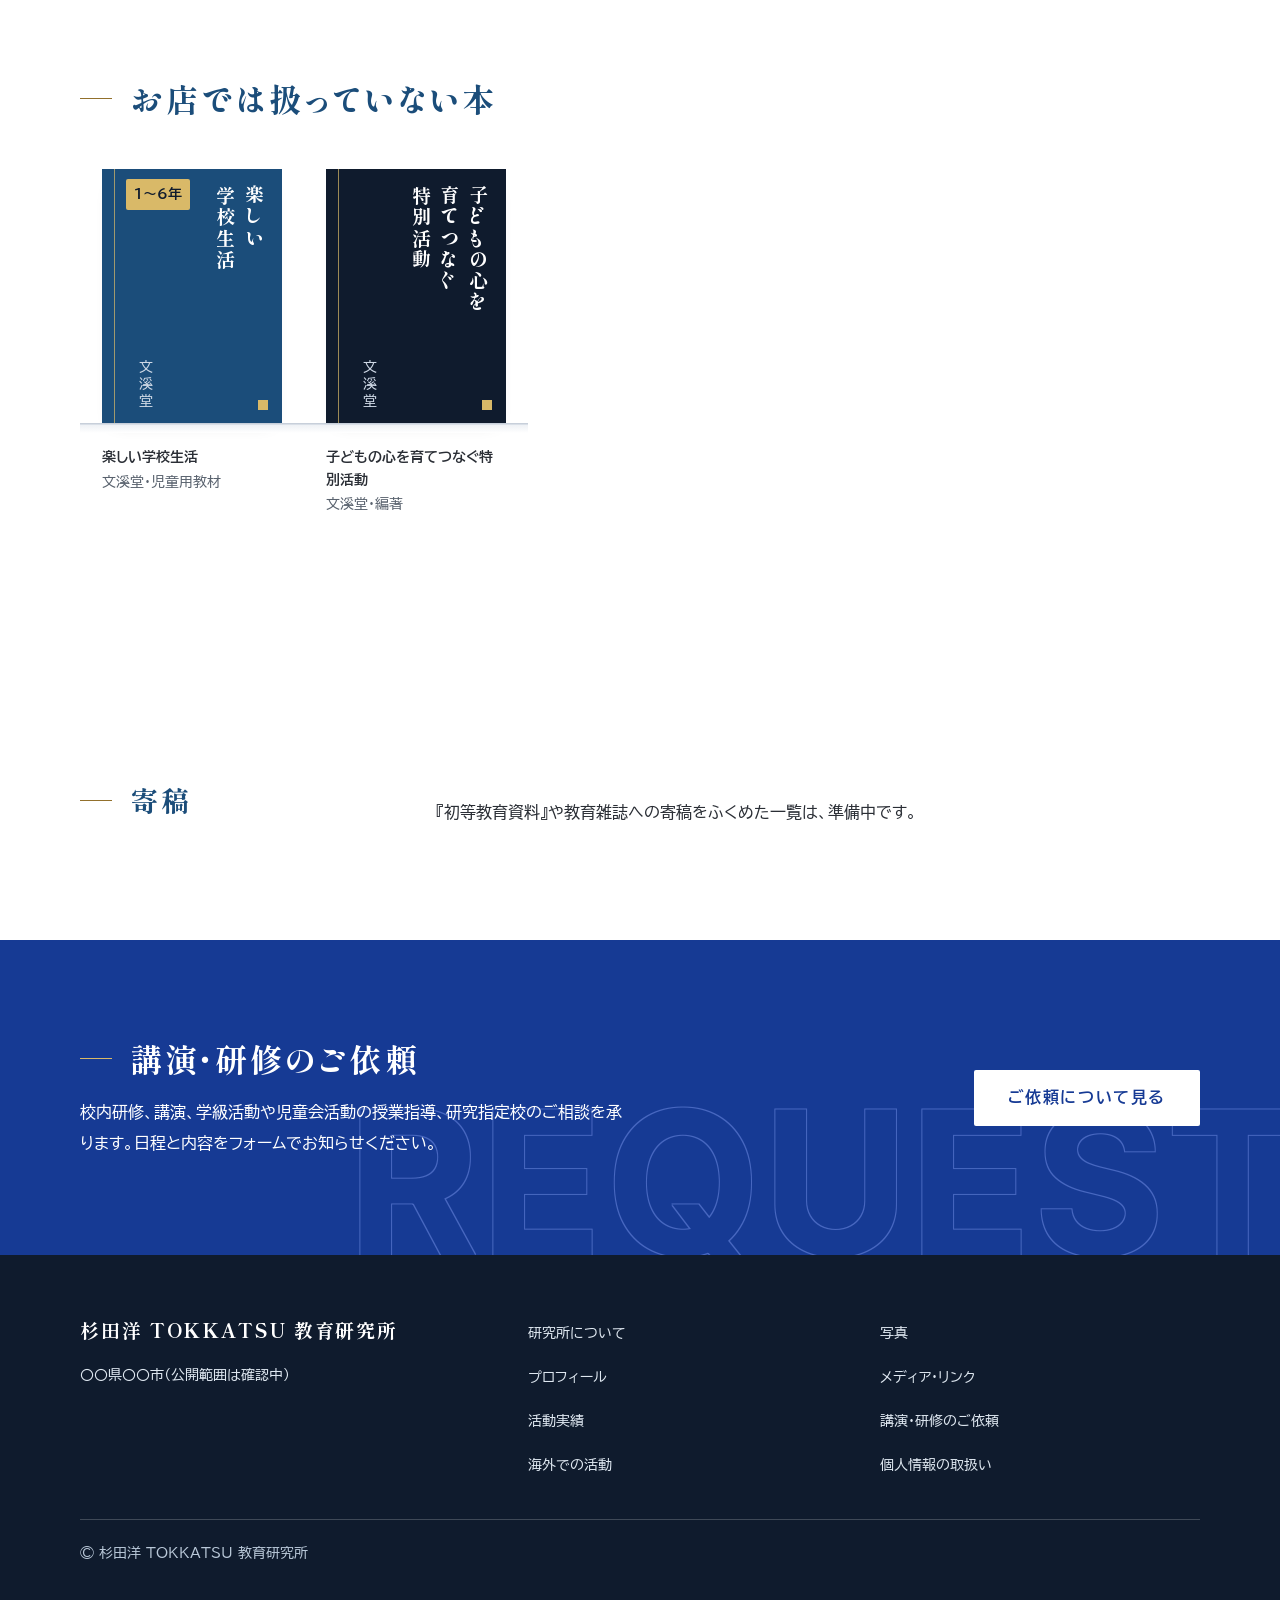
<file: books.html>
<!DOCTYPE html>
<html lang="ja">
<head>
<meta charset="utf-8">
<meta name="viewport" content="width=device-width, initial-scale=1">
<meta name="robots" content="noindex">
<title>著書｜杉田洋 TOKKATSU 教育研究所</title>
<!-- 共有したときの画像と説明（tools/ogp_meta.py が書く） -->
<meta property="og:type" content="website">
<meta property="og:site_name" content="杉田洋 TOKKATSU 教育研究所">
<meta property="og:title" content="著書｜杉田洋 TOKKATSU 教育研究所">
<meta property="og:description" content="杉田洋の著書・編著書の一覧。">
<meta property="og:url" content="https://tokkatsu-web.github.io/sugita-tokkatsu-hp/books.html">
<meta property="og:image" content="https://tokkatsu-web.github.io/sugita-tokkatsu-hp/img/ogp.png?v=618f7644">
<meta property="og:image:width" content="1200">
<meta property="og:image:height" content="630">
<meta property="og:locale" content="ja_JP">
<meta name="twitter:card" content="summary_large_image">
<!-- /OGP -->
<meta name="description" content="杉田洋の著書・編著書の一覧。">
<link rel="preconnect" href="https://fonts.googleapis.com">
<link rel="preconnect" href="https://fonts.gstatic.com" crossorigin>
<link href="https://fonts.googleapis.com/css2?family=BIZ+UDPGothic:wght@400;700&family=Inter+Tight:wght@300;500;700&family=Shippori+Mincho+B1:wght@500;600;800&display=swap" rel="stylesheet">
<link rel="stylesheet" href="assets/css/style.css?v=202610252030">
<link rel="stylesheet" href="assets/css/pages.css?v=202610252030">
<script>if(!matchMedia("(prefers-reduced-motion: reduce)").matches&&"IntersectionObserver" in window)document.documentElement.classList.add("js")</script>
</head>
<body>

<header class="top">
  <a class="brand t6-logo" href="index.html" aria-label="杉田洋 TOKKATSU 教育研究所"><span class="t6-n">杉田洋</span><span class="t6-dot" aria-hidden="true"></span><span class="t6-rule" aria-hidden="true"></span><span class="t6-s">TOKKATSU<b>教育研究所</b></span></a>
  <nav class="nav t7-nav">
    <a href="about.html">研究所について</a><a href="profile.html">プロフィール</a><a href="activities.html">活動実績</a><a href="books.html" aria-current="page">著書</a><a href="request.html">ご依頼</a><a class="en" href="en/index.html" lang="en">English</a>
  </nav>
</header>

<main>
<section class="kao-books"><div class="w">
  <div class="kao-bh"><h1>著書</h1><p>単著3冊、編著・共著・監修書15点ほか。表紙を押すと、Amazon のページが開きます。</p></div>
</div></section>

<section class="sec pg-books-sec">
  <div class="w">
    <!-- ISBN は国立国会図書館サーチ、表紙は版元ドットコム・明治図書・小学館などの書影（2026-10-25） -->
    <h2>Amazon で見られる本</h2>
    <div class="pg-shelf">
      <a class="cover" href="https://www.amazon.co.jp/dp/409840141X" target="_blank" rel="noopener" title="Amazon で見る"><span class="art"><span class="fb"><b>特別活動の教育技術</b><small>小学館</small></span><img src="covers/02.jpg" alt="『特別活動の教育技術』の表紙" loading="lazy" onerror="this.remove()"></span><span class="cap"><b title="特別活動の教育技術 自分を鍛え、集団を創る！">特別活動の教育技術</b><small>小学館・2013・単著</small></span></a>
      <a class="cover" href="https://www.amazon.co.jp/dp/4810095460" target="_blank" rel="noopener" title="Amazon で見る"><span class="art"><span class="fb"><b>よりよい人間関係を築く特別活動</b><small>図書文化社</small></span><img src="covers/01.jpg" alt="『よりよい人間関係を築く特別活動』の表紙" loading="lazy" onerror="this.remove()"></span><span class="cap"><b title="よりよい人間関係を築く特別活動">よりよい人間関係を築く特別活動</b><small>図書文化社・2009・単著</small></span></a>
      <a class="cover pg-nofig pg-t1" href="https://www.amazon.co.jp/dp/4184964060" target="_blank" rel="noopener" title="Amazon で見る"><span class="art"><span class="fb"><b>子どもがもえる<br>活動づくり</b><small>明治図書</small></span></span><span class="cap"><b title="子どもがもえる活動づくり 中学年（学級活動指導法セミナー）">子どもがもえる活動づくり 中学年</b><small>明治図書・1997・単著</small></span></a>
      <a class="cover" href="https://www.amazon.co.jp/dp/4091126022" target="_blank" rel="noopener" title="Amazon で見る"><span class="art"><span class="fb"><b>特別活動で学校が変わる！</b><small>小学館</small></span><img src="covers/07.jpg" alt="『特別活動で学校が変わる！』の表紙" loading="lazy" onerror="this.remove()"></span><span class="cap"><b title="特別活動で学校が変わる！ Society5.0時代に生きる“協働”する力の育成">特別活動で学校が変わる！</b><small>小学館・2021・監修</small></span></a>
      <a class="cover" href="https://www.amazon.co.jp/dp/4098401991" target="_blank" rel="noopener" title="Amazon で見る"><span class="art"><span class="fb"><b>特別活動で、日本の教育が変わる！</b><small>小学館</small></span><img src="covers/04.jpg" alt="『特別活動で、日本の教育が変わる！』の表紙" loading="lazy" onerror="this.remove()"></span><span class="cap"><b title="特別活動で、日本の教育が変わる！ 特活力で、自己肯定感を高める">特別活動で、日本の教育が変わる！</b><small>小学館・2020・編著</small></span></a>
      <a class="cover" href="https://www.amazon.co.jp/dp/4183290198" target="_blank" rel="noopener" title="Amazon で見る"><span class="art"><span class="fb"><b>小学校新学習指導要領の展開 特別活動編</b><small>明治図書</small></span><img src="covers/08.jpg" alt="『小学校新学習指導要領の展開 特別活動編』の表紙" loading="lazy" onerror="this.remove()"></span><span class="cap"><b title="小学校新学習指導要領の展開 平成29年版 特別活動編">小学校新学習指導要領の展開 特別活動編</b><small>明治図書・2017・編著</small></span></a>
      <a class="cover" href="https://www.amazon.co.jp/dp/4491034095" target="_blank" rel="noopener" title="Amazon で見る"><span class="art"><span class="fb"><b>小学校新学習指導要領ポイント総整理 特別活動</b><small>東洋館出版社</small></span><img src="covers/09.jpg" alt="『小学校新学習指導要領ポイント総整理 特別活動』の表紙" loading="lazy" onerror="this.remove()"></span><span class="cap"><b title="小学校新学習指導要領ポイント総整理 特別活動 平成29年版">小学校新学習指導要領ポイント総整理 特別活動</b><small>東洋館出版社・2017・編著</small></span></a>
      <a class="cover" href="https://www.amazon.co.jp/dp/4091067026" target="_blank" rel="noopener" title="Amazon で見る"><span class="art"><span class="fb"><b>特別活動で子どもが変わる！</b><small>小学館</small></span><img src="covers/05.jpg" alt="『特別活動で子どもが変わる！』の表紙" loading="lazy" onerror="this.remove()"></span><span class="cap"><b title="特別活動で子どもが変わる！ 新しい評価と指導のモデル集">特別活動で子どもが変わる！</b><small>小学館・2011・編著</small></span></a>
      <a class="cover" href="https://www.amazon.co.jp/dp/4180868261" target="_blank" rel="noopener" title="Amazon で見る"><span class="art"><span class="fb"><b>小学校教師のための生徒指導提要 実践ガイド</b><small>明治図書</small></span><img src="covers/14.jpg" alt="『小学校教師のための生徒指導提要 実践ガイド』の表紙" loading="lazy" onerror="this.remove()"></span><span class="cap"><b title="小学校教師のための生徒指導提要 実践ガイド">小学校教師のための生徒指導提要 実践ガイド</b><small>明治図書・2011・編著</small></span></a>
      <a class="cover" href="https://www.amazon.co.jp/dp/4180806355" target="_blank" rel="noopener" title="Amazon で見る"><span class="art"><span class="fb"><b>保護者対応の仕事12か月</b><small>明治図書</small></span><img src="covers/13.jpg" alt="『保護者対応の仕事12か月』の表紙" loading="lazy" onerror="this.remove()"></span><span class="cap"><b title="小学校担任がしなければならない保護者対応の仕事12か月">保護者対応の仕事12か月</b><small>明治図書・2011・編著</small></span></a>
      <a class="cover" href="https://www.amazon.co.jp/s?k=%E5%B0%8F%E5%AD%A6%E6%A0%A1%E6%8B%85%E4%BB%BB%E3%81%8C%E3%81%97%E3%81%AA%E3%81%91%E3%82%8C%E3%81%B0%E3%81%AA%E3%82%89%E3%81%AA%E3%81%84%E6%8E%88%E6%A5%AD%E3%81%A5%E3%81%8F%E3%82%8A%E3%81%AE%E4%BB%95%E4%BA%8B12%E3%81%8B%E6%9C%88%20%E6%9D%89%E7%94%B0%E6%B4%8B" target="_blank" rel="noopener" title="Amazon で見る"><span class="art"><span class="fb"><b>授業づくりの仕事12か月</b><small>明治図書</small></span><img src="covers/12.jpg" alt="『授業づくりの仕事12か月』の表紙" loading="lazy" onerror="this.remove()"><em class="pg-vol">全3巻</em></span><span class="cap"><b title="小学校担任がしなければならない授業づくりの仕事12か月（低・中・高学年）">授業づくりの仕事12か月</b><small>明治図書・2011・編著</small></span></a>
      <a class="cover" href="https://www.amazon.co.jp/s?k=%E6%8B%85%E4%BB%BB%E3%81%8C%E3%81%97%E3%81%AA%E3%81%91%E3%82%8C%E3%81%B0%E3%81%AA%E3%82%89%E3%81%AA%E3%81%84%E5%AD%A6%E7%B4%9A%E3%81%A5%E3%81%8F%E3%82%8A%E3%81%AE%E4%BB%95%E4%BA%8B12%E3%81%8B%E6%9C%88%20%E6%9D%89%E7%94%B0%E6%B4%8B" target="_blank" rel="noopener" title="Amazon で見る"><span class="art"><span class="fb"><b>学級づくりの仕事12か月</b><small>明治図書</small></span><img src="covers/10.jpg" alt="『学級づくりの仕事12か月』の表紙" loading="lazy" onerror="this.remove()"><em class="pg-vol">全3巻</em></span><span class="cap"><b title="担任がしなければならない学級づくりの仕事12か月（小学校低・中・高学年）">学級づくりの仕事12か月</b><small>明治図書・2010・編著</small></span></a>
      <a class="cover" href="https://www.amazon.co.jp/s?k=%E6%94%B9%E8%A8%82%E5%AF%BE%E5%BF%9C%20%E5%B0%8F%E5%AD%A6%E6%A0%A1%E5%AD%A6%E7%B4%9A%E6%B4%BB%E5%8B%95%E3%81%AE%E3%83%95%E3%82%A1%E3%83%83%E3%82%AF%E3%82%B9%E8%B3%87%E6%96%99%E9%9B%86%20%E6%9D%89%E7%94%B0%E6%B4%8B" target="_blank" rel="noopener" title="Amazon で見る"><span class="art"><span class="fb"><b>小学校学級活動のファックス資料集</b><small>明治図書</small></span><img src="covers/11.jpg" alt="『小学校学級活動のファックス資料集』の表紙" loading="lazy" onerror="this.remove()"><em class="pg-vol">全3巻</em></span><span class="cap"><b title="改訂対応 小学校学級活動のファックス資料集（低・中・高学年）">小学校学級活動のファックス資料集</b><small>明治図書・2010・編著</small></span></a>
      <a class="cover pg-nofig pg-t2" href="https://www.amazon.co.jp/s?k=%E3%82%AF%E3%83%A9%E3%83%96%E6%B4%BB%E5%8B%95%E3%82%A2%E3%82%A4%E3%83%87%E3%82%A2%E3%83%96%E3%83%83%E3%82%AF%20%E3%83%95%E3%83%AC%E3%83%BC%E3%83%99%E3%83%AB%E9%A4%A8" target="_blank" rel="noopener" title="Amazon で見る"><span class="art"><span class="fb"><b>クラブ活動<br>アイデアブック</b><small>フレーベル館</small></span><em class="pg-vol">全5巻</em></span><span class="cap"><b title="クラブ活動アイデアブック（卓球・科学・サッカー・料理・バドミントン）">クラブ活動アイデアブック</b><small>フレーベル館・2010・監修</small></span></a>
      <a class="cover pg-nofig pg-t3" href="https://www.amazon.co.jp/dp/4091052827" target="_blank" rel="noopener" title="Amazon で見る"><span class="art"><span class="fb"><b>教室環境づくり<br>早わかり</b><small>小学館</small></span></span><span class="cap"><b title="教室環境づくり早わかり（COMPACT64）">教室環境づくり早わかり</b><small>小学館・2008・編著</small></span></a>
    </div><!-- /pg-shelf -->
    <h2 class="pg-shelf-h2">お店では扱っていない本</h2>
    <div class="pg-shelf pg-shelf-plain">
      <div class="cover pg-nofig pg-t2"><span class="art"><span class="fb"><b>楽しい<br>学校生活</b><small>文溪堂</small></span><em class="pg-vol">1〜6年</em></span><span class="cap"><b title="特別活動・キャリア教育 児童用教材「楽しい学校生活」1年〜6年">楽しい学校生活</b><small>文溪堂・児童用教材</small></span></div>
      <div class="cover pg-nofig pg-t1"><span class="art"><span class="fb"><b>子どもの心を<br>育てつなぐ<br>特別活動</b><small>文溪堂</small></span></span><span class="cap"><b title="子どもの心を育てつなぐ特別活動 —道徳的実践へのアプローチ—">子どもの心を育てつなぐ特別活動</b><small>文溪堂・編著</small></span></div>
    </div><!-- /pg-shelf -->
  </div>
</section>

<section class="sec"><div class="w pg-cols">
  <h2>寄稿</h2>
  <!-- 要確認：初等教育資料・雑誌などの一覧（先生が洗い出し中 2026-10-25） -->
  <p class="pg-prose">『初等教育資料』や教育雑誌への寄稿をふくめた一覧は、準備中です。</p>
</div></section>
</main>
<section class="sec band-blue t8-host" id="request"><svg class="t8-bg" viewBox="0 0 1300 200" aria-hidden="true"><defs><filter id="t8-REQUEST" x="-2%" y="-10%" width="104%" height="120%"><feMorphology in="SourceAlpha" operator="dilate" radius="1.2" result="d"/><feComposite in="d" in2="SourceAlpha" operator="out" result="o"/><feFlood flood-color="#4767c0"/><feComposite in2="o" operator="in"/></filter></defs><text x="1300" y="170" text-anchor="end" filter="url(#t8-REQUEST)">REQUEST</text></svg>
  <div class="w req">
    <div><h2 style="margin-bottom:16px">講演・研修のご依頼</h2><p>校内研修、講演、学級活動や児童会活動の授業指導、研究指定校のご相談を承ります。日程と内容をフォームでお知らせください。</p></div>
    <a class="btn" href="request.html">ご依頼について見る</a>
  </div>
</section>

<footer>
  <div class="w">
    <div><div class="nm">杉田洋 TOKKATSU 教育研究所</div><!-- 要確認：住所・電話の公開範囲 --><p>〇〇県〇〇市（公開範囲は確認中）</p></div>
    <div><a href="about.html">研究所について</a><a href="profile.html">プロフィール</a><a href="activities.html">活動実績</a><a href="international.html">海外での活動</a></div>
    <div><a href="gallery.html">写真</a><a href="media.html">メディア・リンク</a><a href="request.html">講演・研修のご依頼</a><a href="privacy.html">個人情報の取扱い</a></div>
    <div class="c">© 杉田洋 TOKKATSU 教育研究所</div>
  </div>
</footer>

<a class="tab" href="request.html">講演・研修のご依頼</a>
<script src="assets/js/motion.js?v=202610252030"></script>
<script src="assets/js/nav.js?v=202610252030"></script>
</body>
</html>
</file>
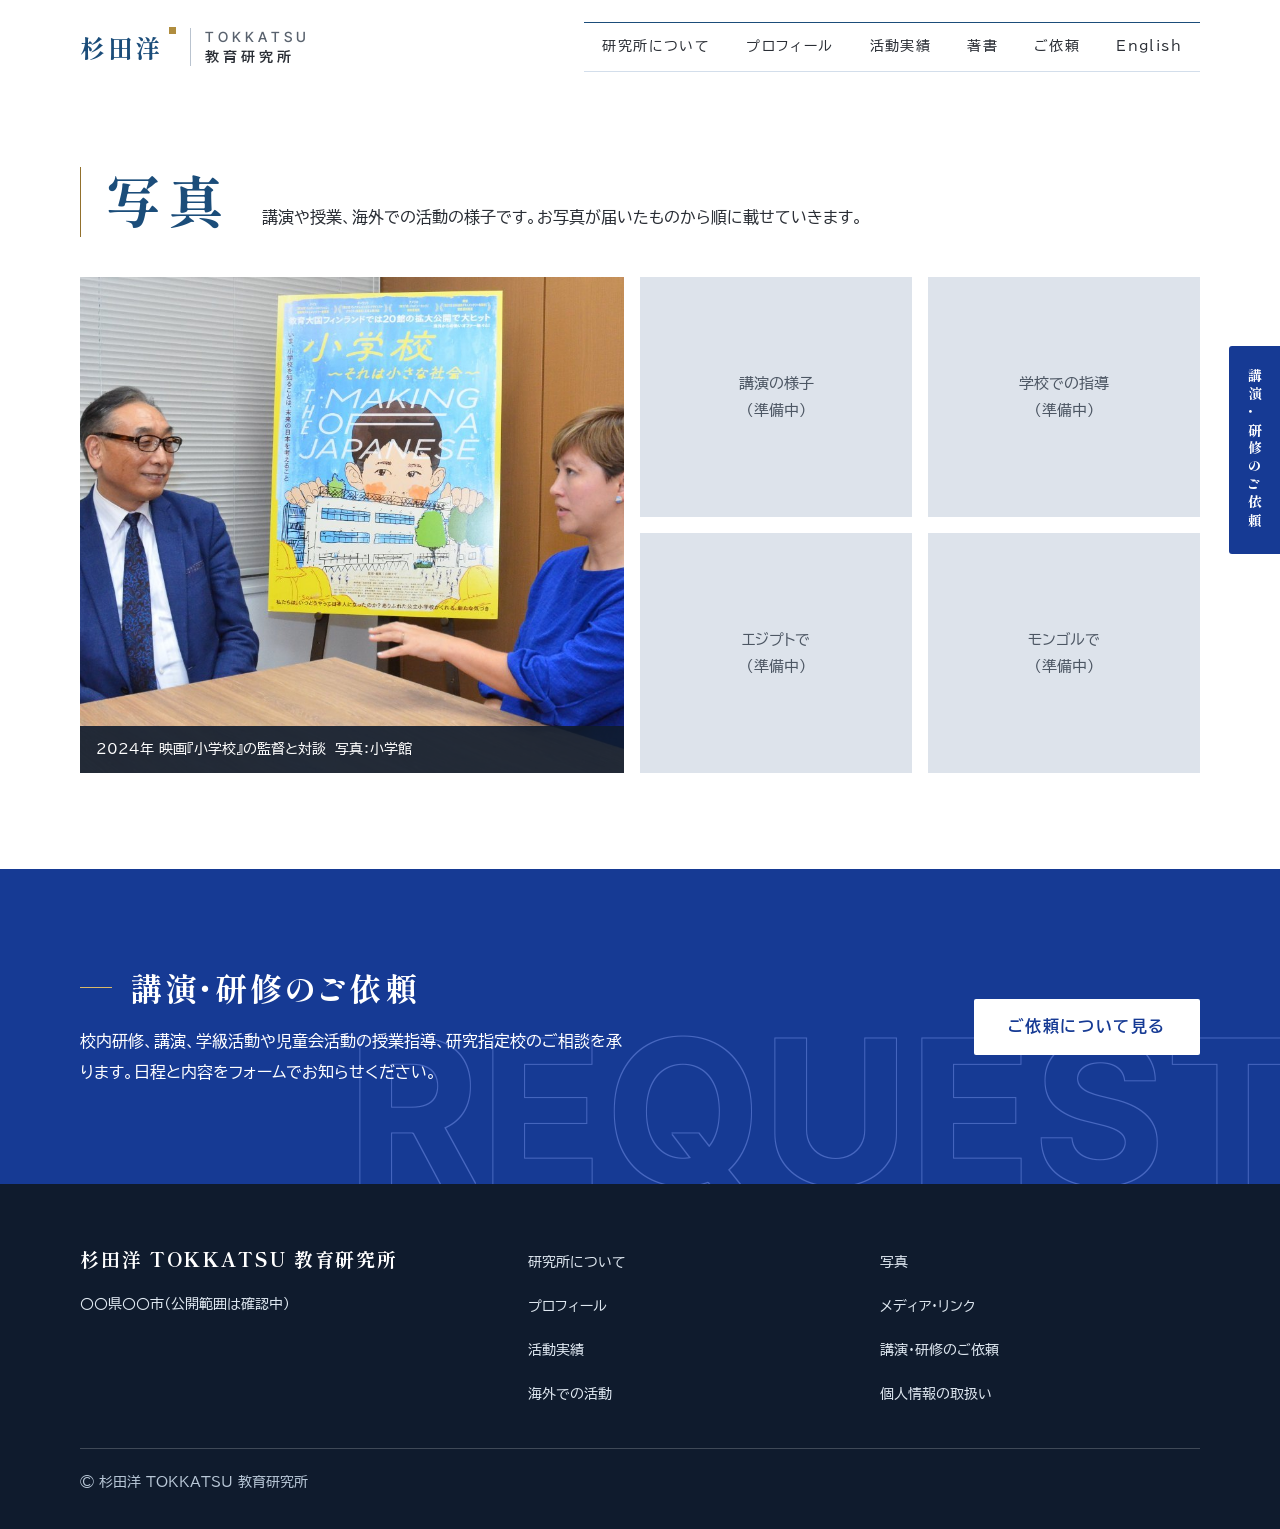
<file: gallery.html>
<!DOCTYPE html>
<html lang="ja">
<head>
<meta charset="utf-8">
<meta name="viewport" content="width=device-width, initial-scale=1">
<meta name="robots" content="noindex">
<title>写真｜杉田洋 TOKKATSU 教育研究所</title>
<!-- 共有したときの画像と説明（tools/ogp_meta.py が書く） -->
<meta property="og:type" content="website">
<meta property="og:site_name" content="杉田洋 TOKKATSU 教育研究所">
<meta property="og:title" content="写真｜杉田洋 TOKKATSU 教育研究所">
<meta property="og:description" content="講演・授業・海外での活動の写真。">
<meta property="og:url" content="https://tokkatsu-web.github.io/sugita-tokkatsu-hp/gallery.html">
<meta property="og:image" content="https://tokkatsu-web.github.io/sugita-tokkatsu-hp/img/ogp.png?v=618f7644">
<meta property="og:image:width" content="1200">
<meta property="og:image:height" content="630">
<meta property="og:locale" content="ja_JP">
<meta name="twitter:card" content="summary_large_image">
<!-- /OGP -->
<meta name="description" content="講演・授業・海外での活動の写真。">
<link rel="preconnect" href="https://fonts.googleapis.com">
<link rel="preconnect" href="https://fonts.gstatic.com" crossorigin>
<link href="https://fonts.googleapis.com/css2?family=BIZ+UDPGothic:wght@400;700&family=Inter+Tight:wght@300;500;700&family=Shippori+Mincho+B1:wght@500;600;800&display=swap" rel="stylesheet">
<link rel="stylesheet" href="assets/css/style.css?v=202610252030">
<link rel="stylesheet" href="assets/css/pages.css?v=202610252030">
<script>if(!matchMedia("(prefers-reduced-motion: reduce)").matches&&"IntersectionObserver" in window)document.documentElement.classList.add("js")</script>
</head>
<body>

<header class="top">
  <a class="brand t6-logo" href="index.html" aria-label="杉田洋 TOKKATSU 教育研究所"><span class="t6-n">杉田洋</span><span class="t6-dot" aria-hidden="true"></span><span class="t6-rule" aria-hidden="true"></span><span class="t6-s">TOKKATSU<b>教育研究所</b></span></a>
  <nav class="nav t7-nav">
    <a href="about.html">研究所について</a><a href="profile.html">プロフィール</a><a href="activities.html">活動実績</a><a href="books.html">著書</a><a href="request.html">ご依頼</a><a class="en" href="en/index.html" lang="en">English</a>
  </nav>
</header>

<main>
<section class="kao-gallery"><div class="w">
  <div class="kao-bh"><h1>写真</h1><p>講演や授業、海外での活動の様子です。お写真が届いたものから順に載せていきます。</p></div>
  <!-- 要確認：写真は先生から。子どもの顔がはっきり写るものは載せない・撮った人の許可 -->
  <div class="kao-mosaic">
    <figure class="kao-m1"><img src="img/2024_taidan.jpg" alt="映画『小学校』の監督と対談する杉田先生" loading="lazy"><figcaption>2024年 映画『小学校』の監督と対談　写真：小学館</figcaption></figure>
    <figure class="kao-m2"><div class="kao-ph">講演の様子<br>（準備中）</div></figure>
    <figure class="kao-m3"><div class="kao-ph">学校での指導<br>（準備中）</div></figure>
    <figure class="kao-m4"><div class="kao-ph">エジプトで<br>（準備中）</div></figure>
    <figure class="kao-m5"><div class="kao-ph">モンゴルで<br>（準備中）</div></figure>
  </div>
</div></section>
</main>
<section class="sec band-blue t8-host" id="request"><svg class="t8-bg" viewBox="0 0 1300 200" aria-hidden="true"><defs><filter id="t8-REQUEST" x="-2%" y="-10%" width="104%" height="120%"><feMorphology in="SourceAlpha" operator="dilate" radius="1.2" result="d"/><feComposite in="d" in2="SourceAlpha" operator="out" result="o"/><feFlood flood-color="#4767c0"/><feComposite in2="o" operator="in"/></filter></defs><text x="1300" y="170" text-anchor="end" filter="url(#t8-REQUEST)">REQUEST</text></svg>
  <div class="w req">
    <div><h2 style="margin-bottom:16px">講演・研修のご依頼</h2><p>校内研修、講演、学級活動や児童会活動の授業指導、研究指定校のご相談を承ります。日程と内容をフォームでお知らせください。</p></div>
    <a class="btn" href="request.html">ご依頼について見る</a>
  </div>
</section>

<footer>
  <div class="w">
    <div><div class="nm">杉田洋 TOKKATSU 教育研究所</div><!-- 要確認：住所・電話の公開範囲 --><p>〇〇県〇〇市（公開範囲は確認中）</p></div>
    <div><a href="about.html">研究所について</a><a href="profile.html">プロフィール</a><a href="activities.html">活動実績</a><a href="international.html">海外での活動</a></div>
    <div><a href="gallery.html">写真</a><a href="media.html">メディア・リンク</a><a href="request.html">講演・研修のご依頼</a><a href="privacy.html">個人情報の取扱い</a></div>
    <div class="c">© 杉田洋 TOKKATSU 教育研究所</div>
  </div>
</footer>

<a class="tab" href="request.html">講演・研修のご依頼</a>
<script src="assets/js/motion.js?v=202610252030"></script>
<script src="assets/js/nav.js?v=202610252030"></script>
</body>
</html>
</file>
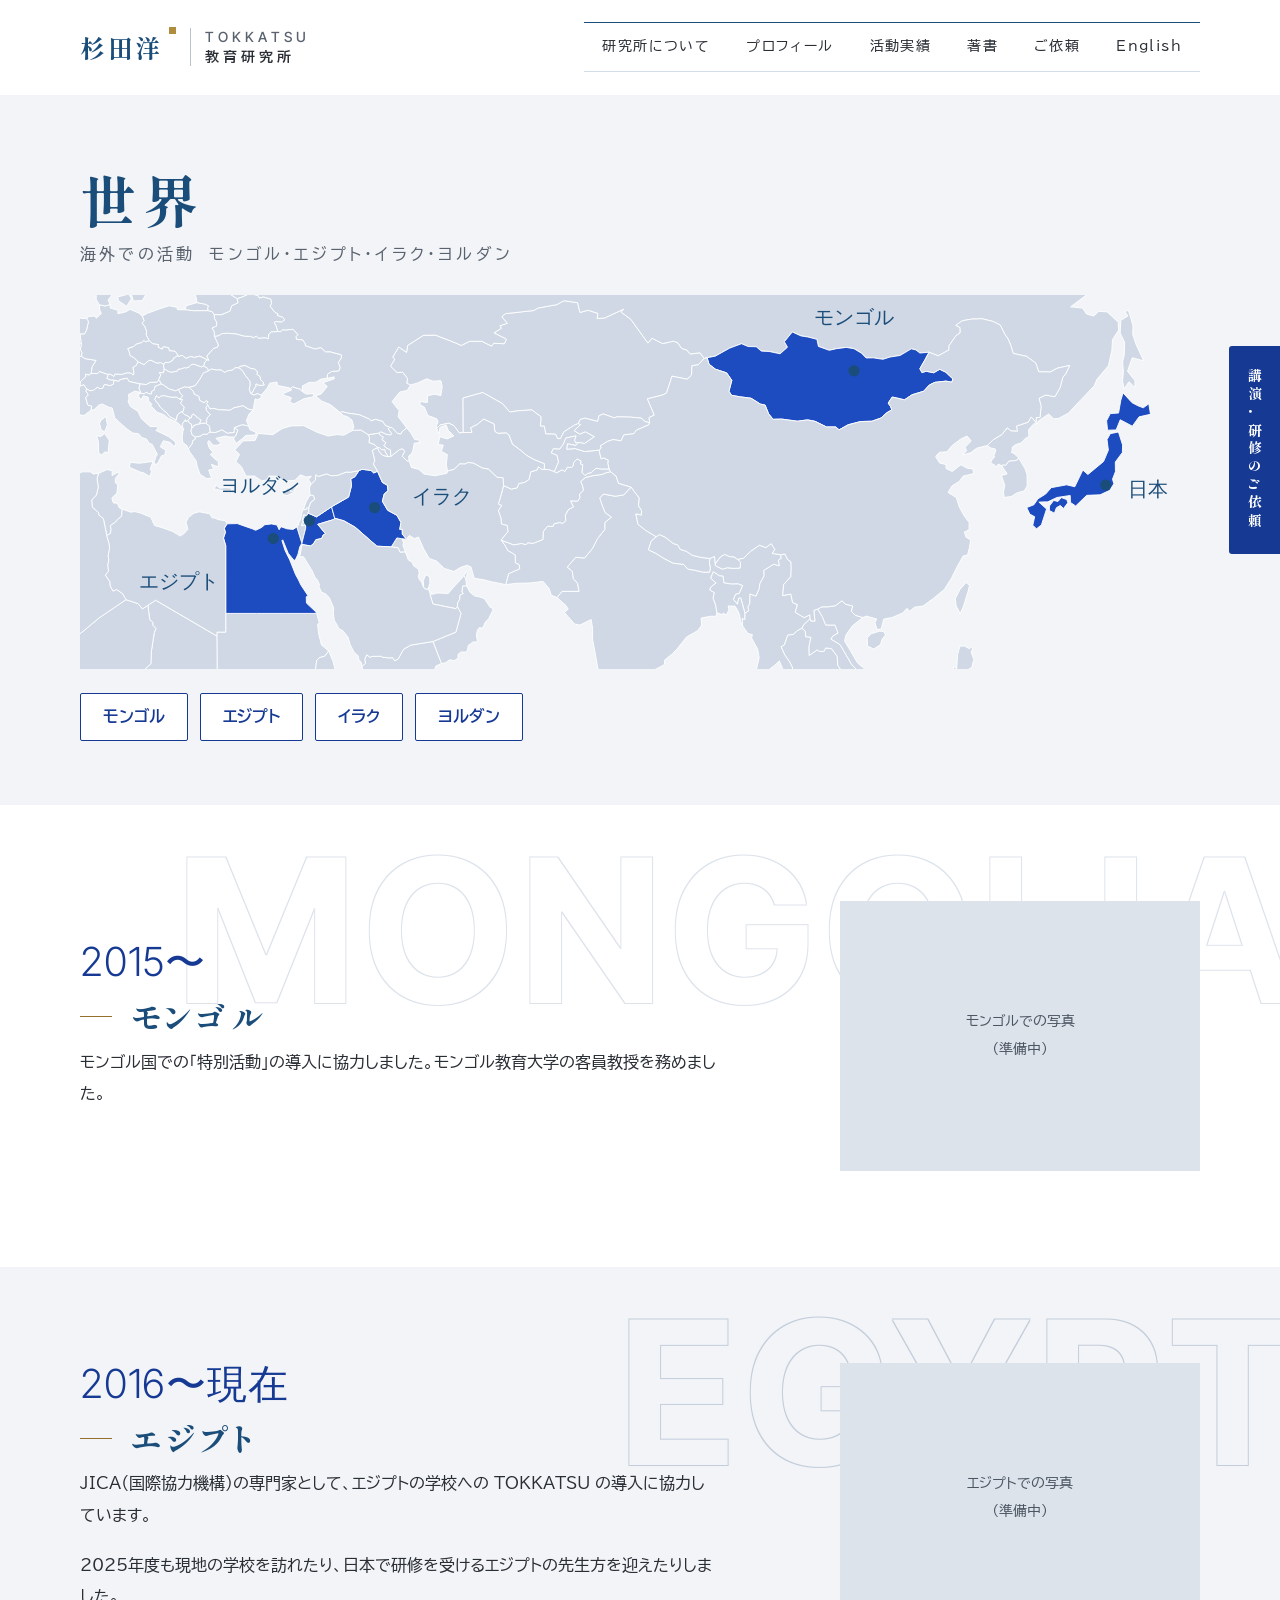
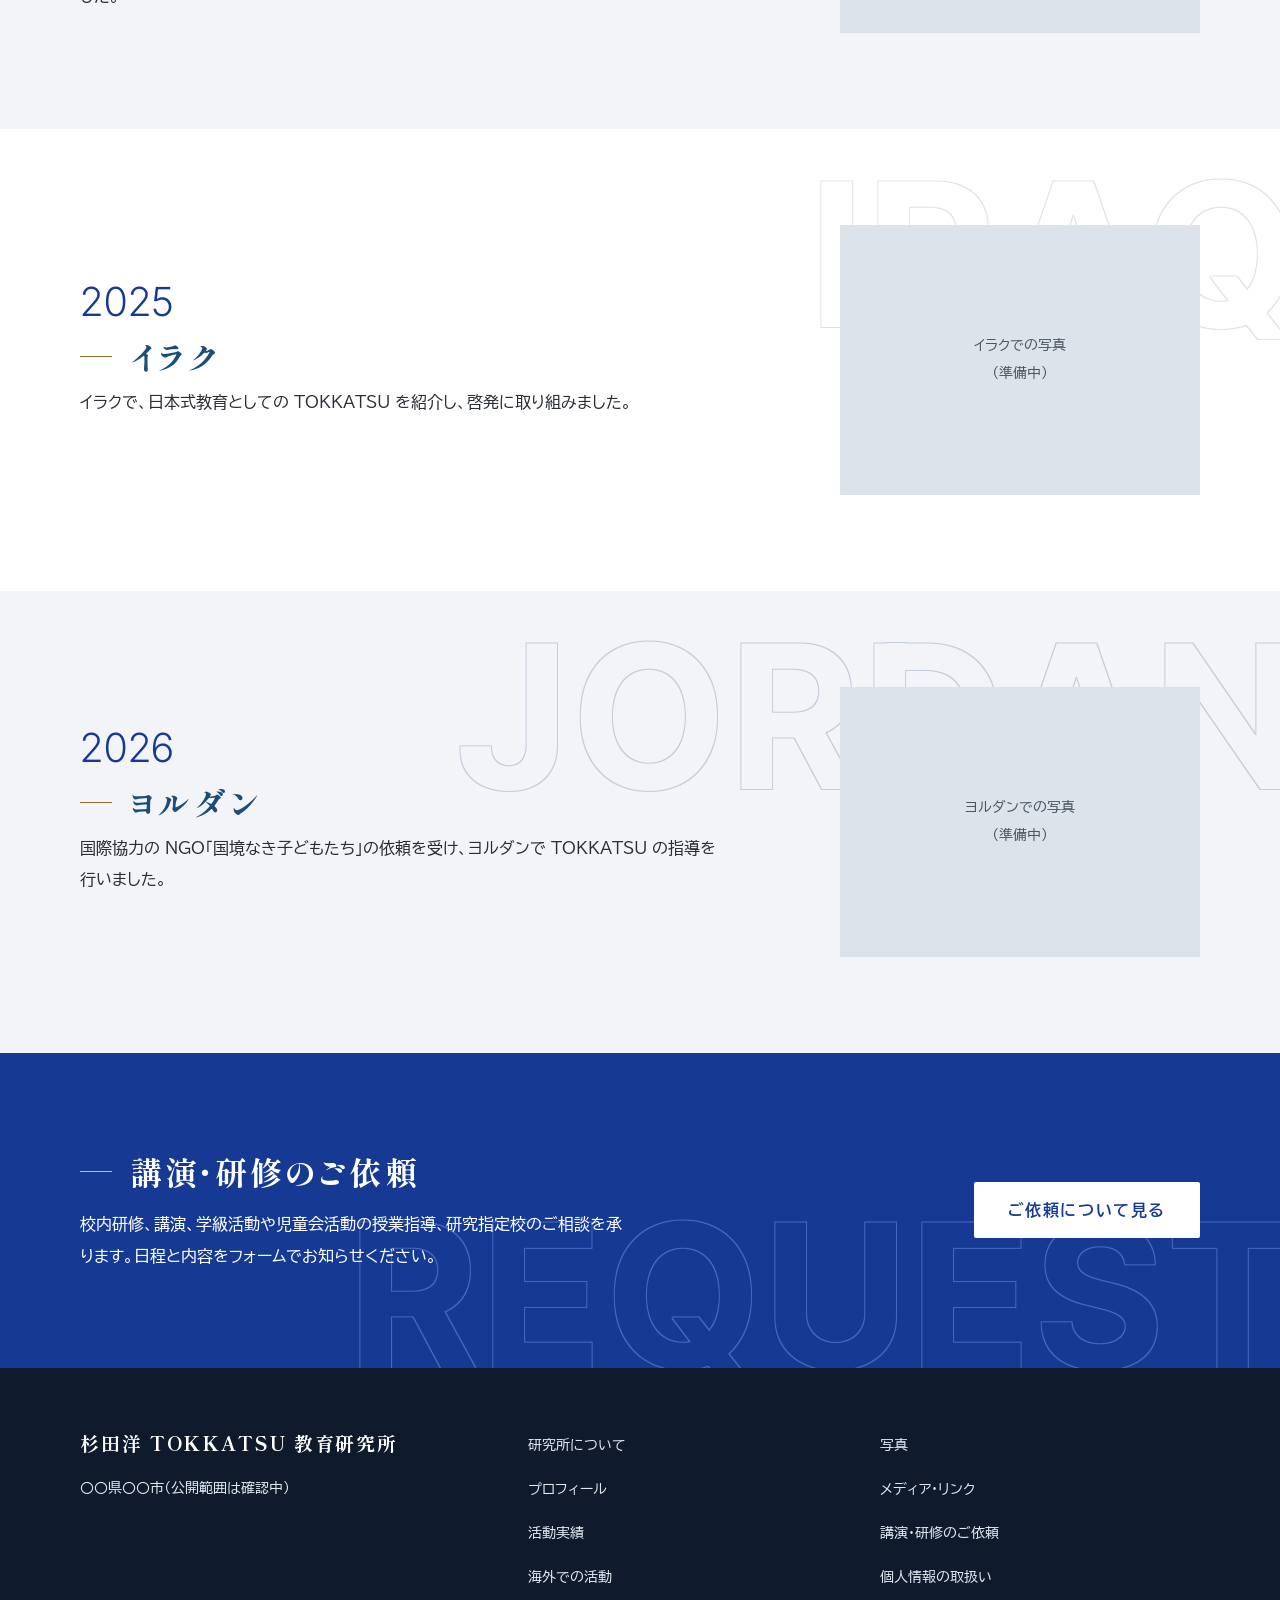
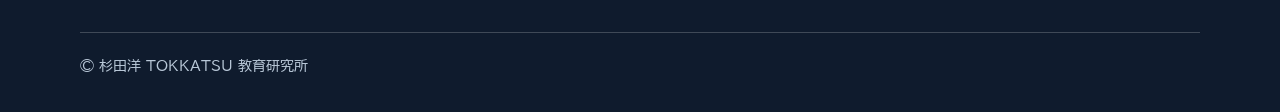
<file: international.html>
<!DOCTYPE html>
<html lang="ja">
<head>
<meta charset="utf-8">
<meta name="viewport" content="width=device-width, initial-scale=1">
<meta name="robots" content="noindex">
<title>海外での活動｜杉田洋 TOKKATSU 教育研究所</title>
<!-- 共有したときの画像と説明（tools/ogp_meta.py が書く） -->
<meta property="og:type" content="website">
<meta property="og:site_name" content="杉田洋 TOKKATSU 教育研究所">
<meta property="og:title" content="海外での活動｜杉田洋 TOKKATSU 教育研究所">
<meta property="og:description" content="モンゴル・エジプト・イラク・ヨルダンでの TOKKATSU の導入協力。">
<meta property="og:url" content="https://tokkatsu-web.github.io/sugita-tokkatsu-hp/international.html">
<meta property="og:image" content="https://tokkatsu-web.github.io/sugita-tokkatsu-hp/img/ogp.png?v=618f7644">
<meta property="og:image:width" content="1200">
<meta property="og:image:height" content="630">
<meta property="og:locale" content="ja_JP">
<meta name="twitter:card" content="summary_large_image">
<!-- /OGP -->
<meta name="description" content="モンゴル・エジプト・イラク・ヨルダンでの TOKKATSU の導入協力。">
<link rel="preconnect" href="https://fonts.googleapis.com">
<link rel="preconnect" href="https://fonts.gstatic.com" crossorigin>
<link href="https://fonts.googleapis.com/css2?family=BIZ+UDPGothic:wght@400;700&family=Inter+Tight:wght@300;500;700&family=Shippori+Mincho+B1:wght@500;600;800&display=swap" rel="stylesheet">
<link rel="stylesheet" href="assets/css/style.css?v=202610252030">
<link rel="stylesheet" href="assets/css/pages.css?v=202610252030">
<script>if(!matchMedia("(prefers-reduced-motion: reduce)").matches&&"IntersectionObserver" in window)document.documentElement.classList.add("js")</script>
</head>
<body>

<header class="top">
  <a class="brand t6-logo" href="index.html" aria-label="杉田洋 TOKKATSU 教育研究所"><span class="t6-n">杉田洋</span><span class="t6-dot" aria-hidden="true"></span><span class="t6-rule" aria-hidden="true"></span><span class="t6-s">TOKKATSU<b>教育研究所</b></span></a>
  <nav class="nav t7-nav">
    <a href="about.html">研究所について</a><a href="profile.html">プロフィール</a><a href="activities.html">活動実績</a><a href="books.html">著書</a><a href="request.html">ご依頼</a><a class="en" href="en/index.html" lang="en">English</a>
  </nav>
</header>

<main>
<section class="kao-world"><div class="w">
  <h1>世界</h1><p class="kao-sub">海外での活動　モンゴル・エジプト・イラク・ヨルダン</p>
  <svg class="t9-world" viewBox="0 0 1000 334" role="img" aria-label="日本から、モンゴル・エジプト・イラク・ヨルダンへ"><path class="t9-c" d="M557.3 56.7 L552.0 62.3 L546.4 63.1 L546.0 71.5 L542.2 75.2 L528.6 72.5 L523.7 87.5 L520.2 89.3 L506.6 92.7 L512.8 107.2 L508.1 109.4 L508.6 114.1 L504.4 112.9 L501.0 109.9 L490.8 109.0 L479.5 108.8 L477.0 109.7 L467.2 106.2 L463.3 107.9 L462.3 112.9 L451.0 110.0 L446.5 111.2 L444.9 114.8 L441.0 116.4 L432.0 122.2 L429.0 128.2 L426.4 128.2 L424.6 124.3 L415.8 124.0 L414.5 117.2 L411.1 117.1 L411.6 108.7 L403.4 102.6 L391.7 103.3 L383.7 104.5 L377.1 96.9 L371.5 93.8 L360.9 87.8 L359.6 87.1 L342.0 92.0 L342.2 122.8 L338.7 123.2 L333.9 116.7 L329.3 114.4 L321.5 116.1 L318.5 118.9 L318.1 116.8 L319.8 113.3 L318.5 110.4 L310.6 107.6 L307.5 100.1 L303.7 98.0 L303.5 95.2 L310.1 96.0 L310.4 89.9 L316.2 88.6 L322.2 89.8 L323.4 81.7 L322.2 76.5 L315.4 76.9 L309.5 74.8 L301.6 78.5 L295.2 80.3 L291.7 78.9 L292.4 74.6 L288.1 69.0 L283.0 69.3 L277.2 63.6 L281.1 57.3 L279.1 55.6 L284.6 46.4 L291.6 51.2 L292.5 45.1 L306.6 36.0 L317.3 35.8 L332.4 41.6 L340.5 45.0 L347.8 41.4 L358.7 41.3 L367.4 45.6 L369.4 43.1 L379.0 43.5 L380.7 39.5 L369.6 33.8 L376.2 29.7 L374.9 27.4 L381.5 25.3 L376.6 19.5 L379.7 16.7 L405.3 13.8 L408.7 11.7 L425.8 8.6 L432.0 5.1 L444.3 6.9 L446.4 15.6 L453.6 13.6 L462.4 16.4 L461.8 21.0 L468.4 20.5 L485.6 12.6 L483.0 15.2 L491.8 21.7 L507.1 42.9 L510.7 38.6 L520.2 43.4 L530.0 41.2 L533.8 42.7 L537.1 47.6 L541.9 49.2 L544.8 52.7 L553.6 51.6 L557.3 56.7Z"/><path class="t9-c" d="M342.2 122.8 L342.0 92.0 L359.6 87.1 L360.9 87.8 L371.5 93.8 L377.1 96.9 L383.7 104.5 L391.7 103.3 L403.4 102.6 L411.6 108.7 L411.1 117.1 L414.5 117.2 L415.8 124.0 L424.6 124.3 L426.4 128.2 L429.0 128.2 L432.0 122.2 L441.0 116.4 L444.9 114.8 L447.0 115.7 L441.2 121.1 L446.3 124.2 L451.2 122.1 L459.3 126.5 L450.5 132.6 L445.3 131.7 L442.5 132.0 L441.5 129.6 L442.9 125.8 L433.8 127.7 L431.6 133.1 L428.3 137.7 L422.6 137.3 L420.8 141.0 L425.9 143.0 L427.3 149.2 L423.5 157.7 L418.3 155.9 L414.5 155.8 L414.7 150.7 L405.6 147.1 L398.4 143.0 L394.0 139.1 L386.1 133.3 L382.8 124.7 L380.5 123.2 L373.1 123.6 L370.4 121.9 L369.7 115.2 L360.5 110.8 L354.7 115.6 L348.9 118.5 L350.0 122.7 L342.2 122.8Z"/><path class="t9-c" d="M127.2 399.4 L122.0 395.8 L119.6 393.4 L119.1 390.8 L120.3 387.3 L120.2 383.9 L116.3 378.7 L115.5 375.1 L115.6 373.1 L113.1 370.6 L113.0 365.7 L111.6 362.5 L109.2 363.0 L109.8 359.9 L111.6 356.4 L110.8 353.0 L113.1 350.4 L111.7 348.4 L113.5 343.3 L116.6 337.1 L122.5 337.7 L122.2 304.5 L122.3 301.0 L130.1 301.0 L130.1 284.3 L157.7 284.3 L184.2 284.3 L211.4 284.3 L213.6 292.5 L212.1 294.0 L213.1 302.6 L215.6 312.6 L218.2 314.7 L222.0 317.8 L218.5 322.5 L213.5 323.9 L211.3 326.5 L210.6 332.0 L207.7 344.3 L208.4 347.7 L207.3 354.8 L204.5 363.1 L200.4 367.2 L197.5 373.6 L196.8 377.0 L193.5 379.4 L191.5 388.1 L191.6 395.6 L191.5 389.1 L190.6 388.9 L190.7 384.8 L189.9 381.9 L186.3 378.6 L185.5 372.6 L186.3 366.4 L183.2 365.8 L182.7 367.7 L178.6 368.1 L180.2 370.6 L180.8 375.6 L177.1 380.2 L173.6 386.2 L170.1 387.1 L164.4 382.2 L161.8 383.9 L161.1 386.4 L157.5 387.9 L157.3 389.7 L150.5 389.7 L149.5 387.9 L144.6 387.6 L142.1 389.1 L140.3 388.4 L136.7 383.5 L135.6 381.2 L130.6 382.3 L128.7 386.2 L127.0 393.7 L124.6 395.3 L122.5 396.2 L127.2 399.4Z"/><path class="t9-c" d="M122.2 304.5 L122.5 337.7 L116.6 337.1 L113.5 343.3 L111.7 348.4 L113.1 350.4 L110.8 353.0 L111.6 356.4 L109.8 359.9 L109.2 363.0 L111.6 362.5 L113.0 365.7 L113.1 370.6 L115.6 373.1 L115.5 375.1 L111.2 376.5 L107.7 379.9 L102.7 389.0 L96.3 392.9 L89.7 392.4 L87.8 393.1 L88.4 396.1 L84.9 399.0 L82.0 402.3 L73.3 405.5 L71.6 403.6 L70.5 403.4 L69.2 405.6 L63.6 406.2 L64.6 403.9 L62.5 398.2 L61.5 394.7 L58.5 393.3 L54.5 388.4 L56.0 384.4 L59.1 385.3 L61.0 384.7 L64.8 384.8 L61.1 377.2 L61.4 371.6 L60.9 366.1 L58.2 360.7 L58.9 356.8 L54.5 356.6 L54.5 351.2 L51.6 348.1 L54.6 337.1 L63.3 329.2 L63.7 318.3 L66.3 301.4 L67.8 297.8 L65.0 294.9 L64.9 292.2 L62.3 290.1 L60.6 277.1 L67.5 272.5 L94.9 288.5 L122.2 304.5Z"/><path class="t9-c" d="M1183.1 -126.2 L1191.8 -129.7 L1191.8 -124.0 L1184.3 -123.6 L1183.1 -126.2ZM295.2 80.3 L292.1 85.2 L285.5 86.6 L278.6 95.2 L284.9 103.2 L284.2 108.8 L291.7 118.7 L291.7 118.7 L287.6 122.0 L286.4 124.2 L283.4 123.6 L278.7 118.5 L276.7 118.2 L272.4 116.3 L270.3 112.9 L264.0 111.1 L259.8 112.4 L258.6 110.9 L249.3 106.9 L239.2 105.5 L233.4 104.1 L232.6 105.1 L223.8 98.0 L216.0 94.8 L210.1 89.9 L215.1 88.6 L220.8 81.6 L216.9 78.3 L227.0 74.9 L226.9 73.1 L220.7 74.4 L220.9 70.7 L224.5 68.3 L231.1 67.7 L232.2 64.9 L230.6 60.3 L233.4 56.0 L233.3 53.5 L223.3 50.8 L219.3 50.9 L215.0 47.0 L209.8 48.3 L201.1 45.3 L201.2 43.7 L198.8 40.1 L193.3 39.7 L192.8 37.1 L194.5 35.4 L190.1 30.6 L183.0 31.5 L180.9 31.0 L179.2 32.9 L176.6 32.6 L176.6 32.6 L174.9 27.2 L173.3 24.5 L174.6 23.7 L180.2 24.0 L182.8 22.1 L180.9 19.9 L176.2 18.4 L176.7 16.9 L173.9 15.4 L169.6 9.9 L171.0 7.7 L170.4 3.8 L163.7 1.8 L160.1 2.8 L159.1 0.7 L151.9 -1.4 L149.7 -6.3 L149.1 -10.4 L145.8 -12.3 L148.7 -15.0 L146.7 -22.8 L151.6 -27.6 L150.6 -29.1 L150.6 -29.1 L158.3 -33.7 L151.2 -37.7 L151.2 -37.7 L165.8 -48.3 L172.2 -53.2 L174.8 -57.4 L164.6 -63.2 L167.4 -68.6 L161.3 -74.8 L165.9 -82.0 L157.9 -91.5 L164.2 -97.8 L153.7 -103.4 L154.7 -109.2 L160.3 -110.0 L171.9 -113.4 L171.9 -113.4 L179.0 -116.3 L190.2 -111.2 L209.0 -109.2 L234.9 -99.8 L240.1 -95.8 L240.6 -90.2 L233.0 -85.8 L221.8 -83.6 L191.2 -90.0 L186.2 -88.9 L197.4 -82.8 L197.8 -78.9 L198.2 -70.4 L207.1 -67.8 L212.4 -65.6 L213.3 -69.7 L209.2 -73.3 L213.5 -76.5 L230.1 -71.2 L235.9 -73.3 L231.3 -79.4 L247.2 -87.6 L253.5 -87.1 L259.9 -84.2 L263.9 -89.9 L258.2 -94.9 L261.6 -99.9 L256.5 -105.1 L275.7 -102.4 L279.6 -97.7 L270.9 -96.7 L271.0 -92.1 L276.4 -89.2 L286.9 -91.0 L288.6 -96.3 L302.9 -100.3 L326.8 -107.5 L332.0 -107.1 L325.2 -102.0 L333.7 -101.1 L338.6 -104.0 L351.5 -104.2 L361.7 -107.7 L369.5 -102.7 L377.2 -108.2 L370.1 -113.0 L373.6 -115.8 L393.9 -113.3 L403.3 -110.7 L428.2 -101.1 L432.7 -105.5 L425.8 -109.9 L425.6 -111.7 L417.3 -112.5 L419.6 -116.5 L415.9 -123.0 L415.7 -125.7 L428.4 -133.2 L432.9 -140.8 L437.9 -142.5 L456.1 -140.3 L457.5 -135.6 L451.0 -128.8 L455.3 -126.2 L457.5 -120.3 L455.9 -108.9 L463.5 -103.7 L460.5 -98.2 L447.1 -86.3 L455.0 -85.1 L457.7 -88.1 L465.2 -90.2 L467.0 -94.4 L473.0 -98.3 L469.0 -103.1 L472.2 -108.6 L464.7 -109.3 L463.0 -113.9 L468.5 -122.3 L459.6 -129.2 L471.9 -134.8 L470.3 -140.7 L473.7 -140.9 L477.3 -136.3 L474.6 -128.2 L481.9 -126.7 L478.8 -132.7 L490.3 -136.0 L504.5 -136.5 L517.1 -131.7 L511.0 -138.7 L510.3 -147.6 L522.3 -149.3 L538.7 -148.9 L553.6 -150.0 L548.0 -154.3 L555.9 -159.8 L563.8 -160.1 L577.1 -164.2 L595.2 -165.3 L597.5 -167.6 L615.5 -168.4 L621.1 -166.5 L636.5 -171.0 L649.0 -170.8 L650.9 -174.4 L657.5 -178.0 L673.6 -181.4 L685.4 -178.7 L676.1 -176.7 L691.6 -175.4 L693.4 -171.2 L699.7 -173.3 L719.7 -173.2 L735.1 -169.1 L740.6 -166.0 L738.9 -161.6 L731.4 -159.1 L713.4 -154.5 L708.2 -152.0 L716.7 -150.8 L726.8 -148.7 L733.0 -150.3 L736.5 -144.9 L739.5 -147.1 L750.5 -148.4 L772.4 -147.1 L774.1 -143.1 L802.7 -141.9 L803.1 -148.3 L817.7 -146.8 L828.6 -146.9 L839.7 -142.5 L842.8 -137.1 L838.8 -133.6 L847.4 -127.0 L858.1 -123.6 L864.8 -132.4 L875.7 -128.7 L887.4 -130.9 L900.7 -128.3 L905.7 -130.7 L916.9 -129.5 L912.0 -137.3 L921.0 -140.9 L982.9 -135.5 L988.7 -130.5 L1006.6 -124.1 L1034.3 -125.7 L1047.9 -124.3 L1053.6 -120.9 L1052.8 -114.7 L1061.2 -112.4 L1070.4 -114.1 L1082.6 -114.3 L1095.5 -112.6 L1108.5 -113.6 L1120.4 -106.1 L1128.9 -108.8 L1123.3 -114.2 L1126.4 -117.9 L1148.2 -115.5 L1162.5 -116.0 L1182.2 -112.0 L1191.8 -108.4 L1191.8 -75.1 L1191.7 -75.0 L1182.9 -71.4 L1174.0 -72.0 L1180.2 -67.5 L1184.3 -60.6 L1187.5 -58.4 L1188.3 -54.9 L1186.5 -52.7 L1173.7 -54.5 L1154.6 -48.2 L1148.5 -47.3 L1138.0 -41.4 L1128.1 -36.3 L1125.6 -32.5 L1115.8 -38.2 L1097.9 -31.7 L1094.8 -34.8 L1088.2 -31.2 L1079.0 -32.3 L1076.8 -26.8 L1068.6 -18.8 L1068.9 -15.4 L1076.7 -13.5 L1075.7 -1.3 L1069.4 -1.0 L1066.4 6.0 L1069.3 9.6 L1057.3 13.8 L1054.9 23.4 L1044.7 25.4 L1042.7 33.9 L1032.8 41.7 L1030.3 36.0 L1027.3 23.8 L1023.5 5.2 L1026.8 -6.4 L1032.6 -11.4 L1032.9 -15.3 L1043.6 -17.2 L1055.8 -27.7 L1067.6 -36.3 L1079.9 -43.0 L1085.4 -54.8 L1077.1 -54.1 L1073.0 -47.2 L1055.6 -38.0 L1050.0 -48.3 L1032.3 -45.4 L1015.2 -31.4 L1020.8 -26.3 L1005.6 -24.1 L995.0 -23.3 L995.5 -29.3 L984.8 -30.6 L976.3 -26.5 L955.4 -27.9 L932.9 -25.4 L910.7 -9.1 L884.4 10.6 L895.2 11.7 L898.6 16.9 L905.2 18.8 L909.6 14.6 L917.1 15.1 L927.0 24.3 L927.3 31.4 L921.9 39.8 L921.3 49.8 L918.2 63.2 L907.9 75.3 L905.6 81.0 L896.3 90.8 L887.1 100.4 L882.7 105.4 L873.5 110.3 L869.2 110.4 L864.9 106.3 L855.7 112.4 L854.7 115.2 L854.7 115.2 L854.7 115.2 L854.7 115.2 L853.7 113.8 L853.7 113.8 L853.7 109.5 L857.2 109.3 L858.1 99.4 L856.3 92.2 L862.2 89.3 L870.5 90.8 L875.1 82.6 L877.5 73.5 L880.1 70.4 L883.7 62.9 L872.4 65.4 L866.5 68.7 L856.1 68.6 L853.3 60.8 L845.2 54.8 L833.3 52.2 L830.7 44.0 L828.4 38.8 L825.8 35.2 L821.6 26.8 L815.5 23.7 L805.3 21.2 L796.2 21.5 L787.7 23.0 L782.0 27.1 L785.8 29.1 L785.9 33.7 L782.1 36.4 L775.9 45.3 L775.9 49.0 L766.3 54.3 L758.1 51.1 L749.9 51.8 L746.3 49.0 L742.2 48.1 L732.2 54.0 L723.2 55.4 L716.9 57.4 L708.2 56.1 L701.9 56.2 L697.7 51.9 L691.0 47.9 L684.2 46.8 L675.5 47.9 L669.0 49.4 L659.3 45.9 L658.0 39.6 L649.9 37.5 L643.7 36.5 L636.0 33.0 L628.9 41.7 L631.7 46.6 L625.1 52.5 L615.2 50.4 L608.3 50.1 L603.8 46.2 L596.6 46.0 L590.6 43.5 L580.2 47.4 L567.2 54.6 L559.9 56.0 L557.3 56.7 L553.6 51.6 L544.8 52.7 L541.9 49.2 L537.1 47.6 L533.8 42.7 L530.0 41.2 L520.2 43.4 L510.7 38.6 L507.1 42.9 L491.8 21.7 L483.0 15.2 L485.6 12.6 L468.4 20.5 L461.8 21.0 L462.4 16.4 L453.6 13.6 L446.4 15.6 L444.3 6.9 L432.0 5.1 L425.8 8.6 L408.7 11.7 L405.3 13.8 L379.7 16.7 L376.6 19.5 L381.5 25.3 L374.9 27.4 L376.2 29.7 L369.6 33.8 L380.7 39.5 L379.0 43.5 L369.4 43.1 L367.4 45.6 L358.7 41.3 L347.8 41.4 L340.5 45.0 L332.4 41.6 L317.3 35.8 L306.6 36.0 L292.5 45.1 L291.6 51.2 L284.6 46.4 L279.1 55.6 L281.1 57.3 L277.2 63.6 L283.0 69.3 L288.1 69.0 L292.4 74.6 L291.7 78.9 L295.2 80.3ZM601.2 -209.2 L616.0 -211.1 L629.3 -206.9 L645.1 -198.8 L643.4 -191.3 L628.5 -190.3 L609.4 -192.7 L598.0 -195.9 L592.8 -201.9 L583.4 -203.5 L601.2 -209.2ZM663.3 -194.7 L680.6 -189.9 L678.6 -186.5 L640.0 -183.3 L652.5 -194.3 L658.1 -195.2 L663.3 -194.7ZM909.8 -168.4 L927.9 -168.0 L952.6 -163.6 L947.3 -157.4 L922.0 -157.6 L910.7 -155.6 L897.1 -161.1 L900.8 -166.8 L909.8 -168.4ZM974.1 -161.8 L991.3 -159.6 L983.4 -156.3 L972.4 -157.0 L959.7 -160.3 L961.4 -163.0 L974.1 -161.8ZM916.9 -145.2 L923.4 -148.5 L931.9 -149.3 L941.7 -146.1 L942.5 -143.9 L932.1 -143.9 L918.1 -144.8 L916.9 -145.2ZM266.1 -205.6 L279.4 -207.1 L289.9 -207.2 L291.3 -205.0 L295.2 -207.0 L301.6 -208.4 L311.8 -206.5 L309.2 -205.3 L300.0 -204.1 L293.8 -203.5 L292.8 -202.1 L284.8 -200.8 L277.4 -202.7 L281.3 -205.4 L266.1 -205.6ZM114.6 14.0 L102.0 14.1 L93.6 13.2 L95.1 9.5 L104.6 6.8 L111.8 8.2 L114.8 9.6 L114.0 11.9 L114.6 14.0ZM325.4 -148.4 L341.8 -155.8 L339.9 -159.5 L355.3 -164.0 L377.9 -169.3 L400.7 -170.9 L412.4 -174.0 L425.7 -175.1 L430.5 -171.8 L425.9 -169.2 L401.6 -165.0 L380.7 -161.0 L359.4 -153.1 L349.2 -144.9 L338.5 -136.9 L339.9 -129.9 L353.0 -123.1 L348.9 -122.4 L326.6 -123.4 L324.7 -127.2 L312.3 -129.4 L311.3 -133.9 L318.3 -135.7 L318.1 -140.3 L331.7 -147.4 L325.4 -148.4ZM937.8 19.2 L940.1 27.3 L940.0 35.5 L942.8 43.9 L949.7 58.7 L939.5 56.0 L935.3 68.0 L942.0 76.6 L941.8 82.5 L936.6 77.4 L932.1 83.9 L930.9 76.9 L931.6 68.7 L930.9 59.7 L932.4 53.4 L932.7 42.2 L928.7 34.0 L929.3 22.6 L935.7 18.7 L932.9 14.8 L936.0 13.7 L937.8 19.2ZM-1239.2 -93.7 L-1239.8 -88.5 L-1235.2 -86.4 L-1236.8 -92.5 L-1218.2 -91.2 L-1204.8 -83.4 L-1211.6 -79.8 L-1222.8 -78.9 L-1223.0 -70.7 L-1225.7 -69.0 L-1232.1 -69.3 L-1237.4 -72.2 L-1246.5 -74.6 L-1248.0 -78.2 L-1254.9 -79.6 L-1262.7 -78.5 L-1266.5 -81.4 L-1265.0 -84.6 L-1273.2 -82.6 L-1270.1 -78.6 L-1274.0 -75.1 L-1274.0 -108.4 L-1257.2 -102.0 L-1239.2 -93.7ZM-1265.0 -124.5 L-1274.0 -124.0 L-1274.0 -129.7 L-1273.1 -130.1 L-1267.3 -130.1 L-1257.4 -127.7 L-1258.0 -126.5 L-1265.0 -124.5ZM187.9 83.8 L189.7 81.8 L194.6 83.6 L196.8 83.9 L197.7 85.6 L198.7 85.8 L198.8 86.5 L202.1 88.5 L209.1 88.0 L207.8 91.0 L200.3 92.5 L191.0 97.3 L187.2 95.6 L188.7 91.7 L181.2 89.2 L182.4 87.6 L189.0 84.9 L187.9 83.8Z"/><path class="t9-c" d="M-394.9 433.5 L-399.0 441.1 L-401.1 447.3 L-403.7 450.5 L-407.0 451.1 L-407.9 448.7 L-409.4 448.4 L-411.6 450.6 L-414.6 448.9 L-412.8 445.4 L-412.2 441.6 L-411.0 438.0 L-413.7 433.0 L-414.2 427.3 L-410.7 420.1 L-408.3 421.0 L-403.3 423.0 L-396.1 430.1 L-394.9 433.5ZM1.3 54.7 L4.5 56.8 L14.4 58.4 L10.9 64.1 L10.0 70.1 L8.2 71.5 L5.0 70.7 L5.3 72.8 L0.3 77.5 L0.2 81.3 L3.4 80.0 L5.8 83.7 L5.5 86.1 L7.5 89.2 L5.1 91.7 L6.9 98.2 L10.6 99.3 L9.8 102.9 L3.6 107.6 L-9.9 105.4 L-19.9 108.1 L-20.6 113.1 L-28.6 114.2 L-36.3 110.4 L-38.8 112.2 L-51.4 108.4 L-54.1 105.2 L-50.6 100.1 L-49.3 83.5 L-56.3 74.7 L-61.4 70.5 L-71.9 67.3 L-72.6 61.2 L-63.7 59.4 L-52.2 61.5 L-54.3 52.0 L-47.9 55.6 L-31.9 49.1 L-29.9 42.3 L-23.9 40.6 L-22.9 43.5 L-19.7 43.6 L-16.5 47.0 L-11.7 50.9 L-8.2 50.3 L-2.2 54.1 L-0.7 54.8 L1.3 54.7ZM18.8 111.8 L23.2 108.6 L24.4 115.8 L22.1 122.2 L19.0 120.5 L17.4 114.9 L18.8 111.8Z"/><path class="t9-c" d="M60.6 277.1 L62.3 290.1 L64.9 292.2 L65.0 294.9 L67.8 297.8 L66.3 301.4 L63.7 318.3 L63.3 329.2 L54.6 337.1 L51.6 348.1 L54.5 351.2 L54.5 356.6 L58.9 356.8 L58.2 360.7 L56.3 361.2 L56.0 363.9 L54.8 364.0 L50.1 354.9 L48.5 354.6 L43.2 359.2 L37.9 356.8 L34.2 356.3 L32.2 357.5 L28.2 357.2 L24.1 360.8 L20.7 361.0 L12.4 356.7 L9.1 358.7 L5.6 358.6 L3.1 355.4 L-3.8 352.3 L-11.2 353.3 L-13.0 355.1 L-13.9 359.9 L-15.9 363.3 L-16.4 370.7 L-21.6 365.9 L-24.0 366.0 L-26.3 368.4 L-26.2 362.7 L-34.1 360.8 L-34.3 356.7 L-38.2 351.3 L-39.1 347.5 L-38.5 343.4 L-34.1 343.1 L-31.6 340.1 L-22.3 339.4 L-16.2 338.1 L-15.6 332.9 L-11.8 327.3 L-11.9 308.1 L-2.2 304.3 L17.6 287.9 L41.1 272.0 L51.9 275.6 L55.8 280.2 L60.6 277.1Z"/><path class="t9-c" d="M203.6 194.7 L202.4 197.4 L199.9 196.2 L198.5 201.8 L200.2 202.7 L198.4 203.9 L198.1 206.1 L201.4 204.9 L201.5 208.2 L198.1 221.6 L197.4 219.4 L193.6 207.2 L193.6 207.2 L193.6 207.2 L195.6 204.4 L195.1 204.0 L196.9 200.1 L198.3 193.8 L199.3 191.6 L199.5 191.6 L201.8 191.6 L202.4 190.1 L204.3 190.0 L204.4 193.4 L203.4 194.7 L203.6 194.7Z"/><path class="t9-c" d="M204.3 190.0 L202.4 190.1 L201.8 191.6 L199.5 191.6 L201.9 184.7 L205.3 178.9 L205.5 178.6 L208.5 179.0 L209.7 182.3 L205.9 185.4 L204.3 190.0Z"/><path class="t9-c" d="M201.4 204.9 L198.1 206.1 L198.4 203.9 L200.2 202.7 L198.5 201.8 L199.9 196.2 L202.4 197.4 L202.4 202.5 L201.4 204.9Z"/><path class="t9-c" d="M23.9 214.8 L20.9 199.8 L16.7 196.4 L16.6 194.4 L11.0 189.4 L10.4 183.1 L14.7 178.5 L16.3 171.6 L15.2 163.6 L16.6 159.3 L24.0 155.9 L28.8 156.9 L28.6 161.2 L34.4 158.1 L34.9 159.7 L31.5 163.8 L31.5 167.7 L33.8 169.7 L32.9 177.0 L28.4 181.2 L29.7 185.7 L33.3 185.9 L35.0 189.9 L37.6 191.2 L37.2 197.6 L33.9 200.0 L31.8 202.7 L27.1 205.9 L27.8 209.4 L27.2 212.9 L23.9 214.8Z"/><path class="t9-c" d="M-100.6 239.2 L-100.4 237.6 L-100.4 237.0 L-100.5 227.1 L-89.4 220.9 L-82.6 219.6 L-77.0 217.4 L-74.4 213.2 L-66.4 209.9 L-66.1 203.7 L-62.1 203.0 L-59.0 199.9 L-50.1 198.5 L-48.8 195.2 L-50.6 193.5 L-53.0 184.6 L-53.4 179.5 L-56.0 174.2 L-49.4 169.6 L-42.0 168.2 L-37.6 164.7 L-31.0 162.2 L-19.4 160.7 L-8.1 160.0 L-4.7 161.2 L1.8 157.9 L9.1 157.9 L11.9 159.8 L16.6 159.3 L15.2 163.6 L16.3 171.6 L14.7 178.5 L10.4 183.1 L11.0 189.4 L16.6 194.4 L16.7 196.4 L20.9 199.8 L23.9 214.8 L26.1 222.2 L26.4 226.1 L25.2 232.9 L25.7 236.7 L24.9 241.3 L25.5 246.6 L22.7 250.1 L26.8 256.1 L27.0 259.7 L29.5 264.4 L32.7 262.9 L38.1 266.7 L41.1 272.0 L17.6 287.9 L-2.2 304.3 L-11.9 308.1 L-19.5 308.9 L-19.5 303.6 L-22.7 302.2 L-27.0 299.8 L-28.6 295.9 L-51.7 277.7 L-74.8 259.4 L-100.6 239.2Z"/><path class="t9-c t9-on t9-jo" d="M202.4 197.4 L203.6 194.7 L211.2 198.1 L224.6 189.1 L227.4 199.3 L226.1 200.6 L212.3 204.8 L219.2 213.1 L216.9 214.6 L215.8 217.4 L210.6 218.5 L208.9 221.5 L206.0 224.1 L198.3 222.8 L198.1 221.6 L201.5 208.2 L201.4 204.9 L202.4 202.5 L202.4 197.4Z"/><path class="t9-c" d="M312.2 265.5 L313.4 265.1 L313.7 267.4 L319.0 266.1 L324.7 266.3 L328.8 266.5 L333.5 260.9 L338.6 255.5 L343.0 250.4 L344.3 253.2 L345.2 259.8 L341.7 259.9 L341.1 265.3 L342.3 266.5 L339.2 268.1 L339.2 271.5 L337.2 275.0 L337.0 278.4 L335.7 280.1 L315.1 275.9 L312.5 267.4 L312.2 265.5Z"/><path class="t9-c" d="M306.9 261.3 L306.5 255.2 L308.3 250.8 L310.2 249.9 L312.3 252.5 L312.4 257.4 L310.9 262.3 L309.0 262.9 L306.9 261.3Z"/><path class="t9-c" d="M287.5 217.6 L288.9 221.3 L288.3 223.2 L290.5 229.5 L285.7 229.7 L284.0 225.7 L277.9 224.9 L282.9 216.9 L287.5 217.6Z"/><path class="t9-c t9-on t9-iq" d="M227.4 199.3 L224.6 189.1 L239.8 180.4 L242.4 170.3 L241.7 164.2 L245.5 162.2 L249.0 156.9 L251.9 155.6 L259.9 156.7 L262.3 158.9 L265.6 157.4 L270.0 167.4 L274.5 169.9 L275.0 174.8 L271.6 177.7 L270.0 184.2 L274.7 192.2 L283.1 196.8 L286.6 203.1 L285.5 209.2 L287.7 209.2 L287.8 213.6 L291.6 218.0 L287.5 217.6 L282.9 216.9 L277.9 224.9 L265.1 224.3 L245.8 207.4 L235.6 201.6 L227.4 199.3Z"/><path class="t9-c" d="M337.0 278.4 L337.2 275.0 L339.2 271.5 L339.2 268.1 L342.3 266.5 L341.1 265.3 L341.7 259.9 L345.2 259.8 L348.3 265.5 L352.1 268.6 L357.1 269.7 L361.2 271.2 L364.3 276.0 L366.1 278.8 L368.5 279.8 L368.5 281.7 L366.0 286.7 L364.9 289.0 L362.1 291.7 L359.5 297.4 L356.4 297.0 L355.0 299.0 L353.9 303.2 L354.7 308.8 L354.1 309.8 L350.9 309.8 L346.6 312.9 L346.0 317.0 L344.4 318.8 L340.1 318.7 L337.5 320.8 L337.5 324.2 L334.2 326.5 L330.4 325.7 L325.8 328.5 L322.7 329.0 L320.4 323.2 L315.1 309.4 L335.6 301.0 L340.2 284.3 L337.0 278.4ZM344.3 253.2 L343.0 250.4 L344.9 247.5 L345.8 248.3 L345.1 251.7 L344.3 253.2Z"/><path class="t9-c" d="M679.6 348.9 L673.2 347.7 L664.3 349.3 L659.9 356.2 L661.5 366.3 L655.4 362.5 L649.5 362.7 L650.5 356.1 L644.5 356.1 L644.0 365.3 L640.3 377.6 L638.0 384.9 L638.5 391.0 L643.0 391.3 L645.8 398.9 L647.0 406.1 L650.8 410.9 L655.0 411.9 L658.5 416.2 L656.3 419.7 L651.7 420.7 L651.2 416.4 L645.6 412.7 L644.4 414.2 L641.7 411.0 L640.5 406.8 L636.9 402.1 L633.6 398.2 L632.5 403.1 L631.2 398.4 L631.9 393.2 L633.9 385.2 L637.2 376.6 L641.0 368.8 L638.3 361.2 L638.4 357.3 L637.7 352.6 L633.1 346.0 L631.5 341.8 L633.8 340.2 L636.3 333.0 L633.5 327.5 L629.2 321.3 L625.9 314.0 L628.8 312.5 L631.9 303.5 L636.7 303.1 L640.7 299.5 L644.6 297.5 L647.6 300.1 L648.0 305.1 L652.6 305.5 L650.9 314.3 L651.1 321.8 L658.3 316.8 L660.4 318.3 L664.4 318.1 L665.8 315.1 L670.9 315.7 L676.1 322.5 L676.6 330.8 L682.1 338.1 L681.8 345.1 L679.6 348.9Z"/><path class="t9-c" d="M694.4 349.5 L688.3 346.4 L685.2 352.2 L679.6 348.9 L681.8 345.1 L682.1 338.1 L676.6 330.8 L676.1 322.5 L670.9 315.7 L665.8 315.1 L664.4 318.1 L660.4 318.3 L658.3 316.8 L651.1 321.8 L650.9 314.3 L652.6 305.5 L648.0 305.1 L647.6 300.1 L644.6 297.5 L646.1 294.4 L651.9 289.0 L652.5 291.0 L656.2 291.2 L655.2 281.6 L658.7 280.4 L662.7 287.0 L665.8 294.6 L674.2 294.7 L676.9 302.0 L672.5 304.2 L670.5 307.2 L678.7 312.2 L684.4 322.0 L688.7 329.4 L693.9 335.2 L695.6 341.1 L694.4 349.5Z"/><path class="t9-c" d="M644.6 297.5 L640.7 299.5 L636.7 303.1 L631.9 303.5 L628.8 312.5 L625.9 314.0 L629.2 321.3 L633.5 327.5 L636.3 333.0 L633.8 340.2 L631.5 341.8 L633.1 346.0 L637.7 352.6 L638.4 357.3 L638.3 361.2 L641.0 368.8 L637.2 376.6 L633.9 385.2 L633.3 379.0 L635.4 372.6 L633.1 367.6 L633.6 358.5 L630.8 354.2 L628.6 344.2 L627.4 333.6 L624.4 326.7 L619.9 330.9 L612.1 336.8 L608.3 336.1 L604.0 334.1 L606.4 323.8 L605.0 316.0 L599.6 306.3 L600.4 303.3 L596.4 302.2 L591.6 295.4 L591.1 288.7 L593.5 289.9 L593.6 283.9 L597.0 282.0 L596.3 278.4 L597.9 275.6 L598.1 266.9 L603.5 268.8 L606.5 261.9 L606.9 257.8 L610.7 250.8 L610.4 246.0 L619.3 240.3 L624.2 241.8 L623.6 236.6 L626.0 235.1 L625.5 231.9 L629.5 231.3 L631.8 236.2 L634.8 238.2 L635.0 244.6 L634.7 251.5 L628.3 258.5 L627.4 268.4 L634.7 267.0 L636.3 274.7 L640.6 276.4 L638.6 283.3 L643.7 286.4 L646.7 288.0 L651.7 285.5 L651.9 289.0 L646.1 294.4 L644.6 297.5Z"/><path class="t9-c" d="M673.5 380.6 L679.5 377.2 L686.6 376.6 L683.6 371.5 L695.1 365.1 L696.0 355.1 L694.4 349.5 L695.6 341.1 L693.9 335.2 L688.7 329.4 L684.4 322.0 L678.7 312.2 L670.5 307.2 L672.5 304.2 L676.9 302.0 L674.2 294.7 L665.8 294.6 L662.7 287.0 L658.7 280.4 L662.4 278.4 L667.8 278.4 L674.5 277.4 L680.3 273.0 L683.6 276.1 L689.9 277.6 L688.8 282.5 L692.1 285.9 L699.0 288.0 L689.8 295.2 L684.1 303.1 L682.6 308.9 L687.9 317.7 L694.3 328.6 L700.5 333.8 L704.6 340.5 L707.8 356.0 L706.9 370.7 L701.1 376.2 L693.3 381.6 L687.7 388.6 L679.2 396.3 L676.7 391.0 L678.6 385.3 L673.5 380.6Z"/><path class="t9-c" d="M854.7 115.2 L854.7 115.2 L854.7 115.2 L854.7 115.2ZM853.7 113.8 L853.7 113.8 L854.7 115.2 L852.1 114.7 L849.1 117.6 L847.0 120.4 L847.3 126.4 L843.8 128.2 L842.5 129.7 L840.0 132.2 L835.4 133.6 L832.4 135.8 L832.2 139.4 L831.4 140.4 L834.1 141.7 L838.0 145.4 L837.0 147.4 L834.1 148.0 L829.3 148.4 L826.6 152.1 L823.5 151.8 L823.1 152.6 L819.8 151.0 L819.0 152.6 L817.0 153.3 L816.7 151.7 L814.9 150.9 L813.1 149.6 L815.0 145.9 L816.6 144.9 L816.0 143.4 L817.7 138.9 L817.3 137.5 L813.3 136.6 L810.0 134.4 L815.6 129.0 L823.2 124.5 L827.9 118.6 L831.1 121.2 L837.0 121.5 L836.0 117.1 L846.6 113.5 L849.3 108.8 L853.7 113.8Z"/><path class="t9-c" d="M823.1 152.6 L823.5 151.8 L826.6 152.1 L829.3 148.4 L834.1 148.0 L837.0 147.4 L838.0 145.4 L843.9 155.3 L845.6 160.7 L845.7 170.3 L843.1 174.9 L836.9 176.5 L831.4 180.0 L825.2 180.7 L824.5 176.1 L825.7 169.9 L822.7 161.2 L827.8 159.8 L823.1 152.6Z"/><path class="t9-c t9-on t9-mn" d="M559.9 56.0 L567.2 54.6 L580.2 47.4 L590.6 43.5 L596.6 46.0 L603.8 46.2 L608.3 50.1 L615.2 50.4 L625.1 52.5 L631.7 46.6 L628.9 41.7 L636.0 33.0 L643.7 36.5 L649.9 37.5 L658.0 39.6 L659.3 45.9 L669.0 49.4 L675.5 47.9 L684.2 46.8 L691.0 47.9 L697.7 51.9 L701.9 56.2 L708.2 56.1 L716.9 57.4 L723.2 55.4 L732.2 54.0 L742.2 48.1 L746.3 49.0 L749.9 51.8 L758.1 51.1 L754.7 57.4 L749.9 65.8 L751.7 69.2 L755.5 68.1 L762.3 69.4 L767.6 66.3 L773.1 69.0 L779.3 74.9 L778.5 77.8 L773.1 76.9 L763.2 78.0 L758.3 80.4 L753.3 85.9 L742.9 89.1 L736.1 93.6 L729.0 91.9 L725.2 91.1 L721.6 96.5 L723.8 99.7 L724.9 102.5 L720.1 105.3 L715.2 109.8 L707.1 112.7 L696.9 113.0 L685.8 115.9 L677.8 120.4 L674.8 117.8 L666.5 117.8 L656.4 112.8 L649.6 111.5 L640.5 112.7 L626.4 110.8 L618.8 111.0 L614.8 106.0 L611.7 98.3 L607.5 97.4 L599.2 92.2 L590.0 91.0 L581.8 89.6 L579.4 86.0 L582.0 76.2 L577.3 69.5 L567.5 66.3 L561.7 61.9 L559.9 56.0Z"/><path class="t9-c" d="M625.5 231.9 L626.0 235.1 L623.6 236.6 L624.2 241.8 L619.3 240.3 L610.4 246.0 L610.7 250.8 L606.9 257.8 L606.5 261.9 L603.5 268.8 L598.1 266.9 L597.9 275.6 L596.3 278.4 L597.0 282.0 L593.6 283.9 L590.0 270.7 L588.2 270.7 L587.0 276.1 L583.3 271.7 L585.4 267.0 L588.5 266.5 L591.6 259.4 L587.7 258.0 L581.3 258.1 L574.8 257.0 L574.2 251.1 L570.9 250.7 L565.5 247.1 L563.1 252.8 L568.0 257.2 L563.7 260.3 L562.2 263.4 L566.4 265.6 L565.3 270.7 L567.6 276.9 L568.7 283.8 L567.7 286.9 L563.1 286.8 L554.6 288.5 L555.0 294.8 L551.4 299.7 L541.5 305.4 L533.8 315.2 L528.7 320.5 L521.9 326.0 L521.9 329.8 L518.4 331.9 L512.3 334.9 L509.1 335.3 L507.0 341.7 L508.4 352.6 L508.8 359.5 L505.9 367.4 L505.9 381.6 L502.3 382.0 L499.2 388.4 L501.3 391.2 L495.1 393.5 L492.7 399.2 L490.0 401.6 L483.5 393.8 L480.3 382.1 L477.7 373.7 L475.3 369.7 L471.7 361.7 L470.0 351.2 L468.8 346.0 L462.6 334.5 L459.7 318.3 L457.7 307.6 L457.7 297.5 L456.4 289.7 L446.4 294.7 L441.6 293.7 L432.6 283.5 L435.9 280.5 L433.9 277.2 L425.9 270.1 L430.4 264.6 L445.5 264.6 L444.1 257.4 L440.3 253.2 L439.5 246.7 L435.0 243.0 L442.6 234.2 L450.5 234.8 L457.7 226.1 L462.0 217.6 L468.6 209.2 L468.5 203.2 L474.4 198.4 L468.8 194.3 L466.5 188.6 L464.0 181.3 L467.4 177.7 L477.8 179.7 L485.4 178.5 L492.0 171.5 L499.4 181.3 L498.7 188.1 L501.4 192.4 L501.2 196.6 L496.3 195.5 L498.2 204.7 L504.9 210.0 L514.5 215.9 L510.1 219.7 L507.5 227.5 L514.1 230.6 L520.5 234.7 L529.5 239.4 L538.9 240.5 L542.8 244.8 L548.1 245.6 L556.4 247.5 L562.1 247.4 L562.8 244.1 L561.9 238.8 L562.5 235.2 L566.6 233.4 L567.2 240.0 L567.4 241.7 L573.6 244.8 L577.9 243.5 L583.7 244.1 L589.3 243.8 L589.8 238.7 L587.0 236.0 L592.5 235.0 L598.7 228.8 L606.6 223.4 L612.4 225.5 L617.2 222.0 L620.5 227.2 L618.1 230.7 L625.5 231.9Z"/><path class="t9-c" d="M593.6 283.9 L593.5 289.9 L591.1 288.7 L591.6 295.4 L589.6 291.0 L589.2 286.8 L587.9 282.8 L585.0 277.9 L578.7 277.6 L579.4 281.0 L577.2 285.7 L574.3 284.0 L573.3 285.5 L571.4 284.6 L568.7 283.8 L567.6 276.9 L565.3 270.7 L566.4 265.6 L562.2 263.4 L563.7 260.3 L568.0 257.2 L563.1 252.8 L565.5 247.1 L570.9 250.7 L574.2 251.1 L574.8 257.0 L581.3 258.1 L587.7 258.0 L591.6 259.4 L588.5 266.5 L585.4 267.0 L583.3 271.7 L587.0 276.1 L588.2 270.7 L590.0 270.7 L593.6 283.9Z"/><path class="t9-c" d="M587.0 236.0 L589.8 238.7 L589.3 243.8 L583.7 244.1 L577.9 243.5 L573.6 244.8 L567.4 241.7 L567.2 240.0 L571.8 233.8 L575.5 231.6 L580.3 233.6 L584.0 233.8 L587.0 236.0Z"/><path class="t9-c" d="M562.5 235.2 L561.9 238.8 L562.8 244.1 L562.1 247.4 L556.4 247.5 L548.1 245.6 L542.8 244.8 L538.9 240.5 L529.5 239.4 L520.5 234.7 L514.1 230.6 L507.5 227.5 L510.1 219.7 L514.5 215.9 L517.3 213.9 L522.8 216.4 L529.7 221.9 L533.6 223.1 L535.9 227.1 L541.2 228.7 L546.7 232.4 L554.5 234.3 L562.5 235.2Z"/><path class="t9-c" d="M492.0 171.5 L485.4 178.5 L477.8 179.7 L467.4 177.7 L464.0 181.3 L466.5 188.6 L468.8 194.3 L474.4 198.4 L468.5 203.2 L468.6 209.2 L462.0 217.6 L457.7 226.1 L450.5 234.8 L442.6 234.2 L435.0 243.0 L439.5 246.7 L440.3 253.2 L444.1 257.4 L445.5 264.6 L430.4 264.6 L425.9 270.1 L420.8 268.0 L418.8 262.0 L413.5 255.7 L400.9 257.2 L389.8 257.4 L380.1 258.6 L382.7 248.8 L392.6 244.5 L392.0 240.7 L388.7 239.3 L388.5 232.0 L382.0 228.3 L379.2 223.2 L375.9 218.8 L387.3 223.1 L394.2 221.8 L398.3 222.9 L399.7 221.1 L404.4 221.8 L413.3 218.3 L413.6 211.2 L417.4 206.5 L422.5 206.5 L423.2 204.2 L428.5 203.1 L431.0 203.9 L433.7 201.5 L433.3 196.5 L436.2 191.4 L440.6 189.3 L437.9 183.8 L444.4 184.0 L446.3 181.0 L446.0 177.8 L449.4 174.3 L448.6 170.2 L447.0 166.6 L451.0 163.0 L458.4 161.2 L466.2 160.2 L469.7 158.7 L473.7 157.8 L478.7 161.7 L480.8 168.1 L492.0 171.5Z"/><path class="t9-c" d="M414.5 155.8 L418.3 155.9 L423.5 157.7 L425.6 158.7 L430.5 156.0 L432.9 157.6 L435.1 153.8 L439.2 153.9 L440.2 152.7 L440.9 149.3 L443.9 146.4 L447.6 148.3 L446.8 150.9 L448.9 151.3 L448.3 158.3 L451.0 161.1 L453.4 159.3 L456.4 158.5 L460.7 154.7 L465.4 155.3 L472.5 155.4 L473.7 157.8 L469.7 158.7 L466.2 160.2 L458.4 161.2 L451.0 163.0 L447.0 166.6 L448.6 170.2 L449.4 174.3 L446.0 177.8 L446.3 181.0 L444.4 184.0 L437.9 183.8 L440.6 189.3 L436.2 191.4 L433.3 196.5 L433.7 201.5 L431.0 203.9 L428.5 203.1 L423.2 204.2 L422.5 206.5 L417.4 206.5 L413.6 211.2 L413.3 218.3 L404.4 221.8 L399.7 221.1 L398.3 222.9 L394.2 221.8 L387.3 223.1 L375.9 218.8 L382.1 211.2 L381.5 205.9 L376.3 204.5 L375.8 199.1 L373.5 192.5 L376.5 187.9 L373.5 186.7 L375.4 180.6 L378.2 170.2 L385.1 173.3 L390.3 172.2 L391.7 168.4 L397.1 167.2 L401.0 164.6 L402.4 157.9 L408.1 156.3 L409.2 153.3 L412.4 155.6 L414.5 155.8Z"/><path class="t9-c" d="M423.5 157.7 L427.3 149.2 L425.9 143.0 L420.8 141.0 L422.6 137.3 L428.3 137.7 L431.6 133.1 L433.8 127.7 L442.9 125.8 L441.5 129.6 L442.5 132.0 L445.3 131.7 L442.8 134.3 L435.3 132.9 L434.7 137.7 L442.1 137.1 L450.6 139.8 L463.5 138.5 L465.3 146.3 L467.5 145.4 L471.7 147.3 L471.4 150.6 L472.5 155.4 L465.4 155.3 L460.7 154.7 L456.4 158.5 L453.4 159.3 L451.0 161.1 L448.3 158.3 L448.9 151.3 L446.8 150.9 L447.6 148.3 L443.9 146.4 L440.9 149.3 L440.2 152.7 L439.2 153.9 L435.1 153.8 L432.9 157.6 L430.5 156.0 L425.6 158.7 L423.5 157.7Z"/><path class="t9-c" d="M444.9 114.8 L446.5 111.2 L451.0 110.0 L462.3 112.9 L463.3 107.9 L467.2 106.2 L477.0 109.7 L479.5 108.8 L490.8 109.0 L501.0 109.9 L504.4 112.9 L508.6 114.1 L507.7 116.0 L496.9 120.6 L494.4 123.9 L485.6 124.9 L483.1 130.2 L475.8 129.1 L471.1 130.7 L464.5 134.7 L465.5 136.6 L463.5 138.5 L450.6 139.8 L442.1 137.1 L434.7 137.7 L435.3 132.9 L442.8 134.3 L445.3 131.7 L450.5 132.6 L459.3 126.5 L451.2 122.1 L446.3 124.2 L441.2 121.1 L447.0 115.7 L444.9 114.8Z"/><path class="t9-c" d="M318.5 118.9 L321.5 116.1 L329.3 114.4 L333.9 116.7 L338.7 123.2 L342.2 122.8 L350.0 122.7 L348.9 118.5 L354.7 115.6 L360.5 110.8 L369.7 115.2 L370.4 121.9 L373.1 123.6 L380.5 123.2 L382.8 124.7 L386.1 133.3 L394.0 139.1 L398.4 143.0 L405.6 147.1 L414.7 150.7 L414.5 155.8 L412.4 155.6 L409.2 153.3 L408.1 156.3 L402.4 157.9 L401.0 164.6 L397.1 167.2 L391.7 168.4 L390.3 172.2 L385.1 173.3 L378.2 170.2 L377.6 163.1 L372.4 162.8 L364.6 155.4 L359.2 154.5 L351.6 150.3 L346.7 149.5 L343.7 151.0 L339.1 150.8 L334.2 155.6 L328.2 157.2 L327.0 151.3 L328.0 142.5 L322.6 139.7 L324.4 134.0 L319.8 133.5 L321.3 126.5 L327.8 128.5 L333.8 125.8 L328.8 120.8 L326.9 116.0 L321.3 118.2 L320.6 124.3 L318.5 118.9Z"/><path class="t9-c" d="M291.6 218.0 L287.8 213.6 L287.7 209.2 L285.5 209.2 L286.6 203.1 L283.1 196.8 L274.7 192.2 L270.0 184.2 L271.6 177.7 L275.0 174.8 L274.5 169.9 L270.0 167.4 L265.6 157.4 L265.6 157.4 L261.8 150.7 L263.2 148.2 L261.0 138.6 L265.7 136.2 L266.8 139.3 L270.3 143.2 L275.0 144.3 L277.4 144.1 L285.5 137.9 L288.1 137.3 L290.1 139.7 L287.7 143.9 L292.0 148.2 L293.7 147.8 L295.9 154.0 L302.4 155.7 L307.1 159.9 L316.9 161.4 L327.6 159.2 L328.2 157.2 L334.2 155.6 L339.1 150.8 L343.7 151.0 L346.7 149.5 L351.6 150.3 L359.2 154.5 L364.6 155.4 L372.4 162.8 L377.6 163.1 L378.2 170.2 L375.4 180.6 L373.5 186.7 L376.5 187.9 L373.5 192.5 L375.8 199.1 L376.3 204.5 L381.5 205.9 L382.1 211.2 L375.9 218.8 L379.2 223.2 L382.0 228.3 L388.5 232.0 L388.7 239.3 L392.0 240.7 L392.6 244.5 L382.7 248.8 L380.1 258.6 L367.2 256.0 L359.8 254.1 L352.0 253.0 L349.1 242.8 L345.8 241.3 L340.6 242.8 L333.7 246.8 L325.3 244.1 L318.4 237.6 L311.8 235.2 L307.2 227.3 L302.2 216.2 L298.5 217.5 L294.1 214.7 L291.6 218.0Z"/><path class="t9-c" d="M203.6 194.7 L203.4 194.7 L204.4 193.4 L204.3 190.0 L205.9 185.4 L209.7 182.3 L208.5 179.0 L205.5 178.6 L204.8 172.2 L206.5 168.7 L208.3 166.9 L210.2 165.1 L210.5 160.4 L212.8 162.0 L220.3 159.7 L224.0 161.3 L229.6 161.2 L237.5 158.1 L241.2 158.2 L249.0 156.9 L245.5 162.2 L241.7 164.2 L242.4 170.3 L239.8 180.4 L224.6 189.1 L211.2 198.1 L203.6 194.7Z"/><path class="t9-c" d="M277.4 144.1 L275.0 144.3 L272.2 139.5 L272.2 138.2 L269.2 138.2 L267.1 136.0 L265.7 136.2 L263.0 133.7 L257.9 131.7 L258.6 127.6 L257.4 124.7 L266.9 123.3 L268.4 125.5 L271.0 127.0 L269.6 129.1 L273.2 132.0 L271.3 134.6 L274.2 136.9 L277.3 138.3 L277.4 144.1Z"/><path class="t9-c" d="M34.4 -23.9 L37.5 -28.7 L43.2 -34.4 L45.4 -44.3 L41.0 -48.5 L40.6 -59.6 L45.1 -67.4 L51.9 -67.3 L54.2 -70.6 L51.8 -73.5 L62.4 -85.2 L69.2 -94.5 L73.8 -100.5 L80.3 -100.4 L82.1 -105.1 L95.1 -103.7 L96.1 -109.2 L100.3 -109.6 L109.4 -105.5 L120.1 -99.8 L120.3 -86.9 L122.6 -83.7 L110.8 -81.3 L104.2 -75.5 L105.3 -70.3 L94.4 -63.6 L81.1 -56.4 L76.2 -44.7 L81.0 -38.8 L87.6 -34.1 L81.3 -24.7 L74.2 -22.7 L71.6 -8.7 L67.7 -0.9 L59.4 -1.7 L55.5 5.0 L47.6 5.3 L45.4 -2.6 L39.6 -12.1 L34.4 -23.9Z"/><path class="t9-c" d="M151.9 -1.4 L159.1 0.7 L160.1 2.8 L163.7 1.8 L170.4 3.8 L171.0 7.7 L169.6 9.9 L173.9 15.4 L176.7 16.9 L176.2 18.4 L180.9 19.9 L182.8 22.1 L180.2 24.0 L174.6 23.7 L173.3 24.5 L174.9 27.2 L176.6 32.6 L176.6 32.6 L170.7 33.1 L168.6 34.9 L168.2 39.1 L165.5 38.3 L159.3 38.7 L157.5 36.8 L154.9 38.2 L152.3 37.0 L146.9 36.9 L139.3 34.8 L132.4 34.2 L127.1 34.4 L123.3 36.6 L120.0 37.0 L119.9 33.2 L117.8 29.4 L121.9 27.7 L122.0 24.3 L120.1 21.2 L119.8 17.5 L126.4 17.5 L133.8 14.4 L135.4 9.6 L141.0 7.0 L140.4 3.2 L144.5 1.8 L151.9 -1.4Z"/><path class="t9-c" d="M176.6 32.6 L179.2 32.9 L180.9 31.0 L183.0 31.5 L190.1 30.6 L194.5 35.4 L192.8 37.1 L193.3 39.7 L198.8 40.1 L201.2 43.7 L201.1 45.3 L209.8 48.3 L215.0 47.0 L219.3 50.9 L223.3 50.8 L233.3 53.5 L233.4 56.0 L230.6 60.3 L232.2 64.9 L231.1 67.7 L224.5 68.3 L220.9 70.7 L220.7 74.4 L215.2 75.1 L210.7 77.8 L204.3 78.2 L198.4 81.3 L198.7 85.8 L197.7 85.6 L196.8 83.9 L194.6 83.6 L189.7 81.8 L187.9 83.8 L187.0 82.9 L176.3 80.8 L175.9 77.7 L169.5 78.7 L167.0 83.3 L161.7 89.5 L158.6 88.1 L155.3 89.4 L152.3 87.9 L154.0 87.0 L155.2 84.1 L157.1 81.5 L156.6 80.0 L158.0 79.3 L158.7 80.4 L162.7 80.7 L164.6 80.1 L163.3 79.2 L163.8 78.0 L161.4 75.9 L160.4 72.4 L157.9 71.0 L158.4 68.2 L155.3 65.9 L152.5 65.6 L147.4 63.0 L142.9 63.8 L141.2 65.0 L138.3 65.0 L136.6 67.0 L131.6 67.8 L129.2 69.1 L126.0 67.0 L121.7 67.0 L117.4 66.1 L114.5 67.9 L114.0 65.6 L110.2 63.4 L111.5 60.0 L113.4 57.8 L114.9 58.3 L113.1 54.5 L119.4 47.6 L122.8 46.6 L123.5 44.3 L120.0 37.0 L123.3 36.6 L127.1 34.4 L132.4 34.2 L139.3 34.8 L146.9 36.9 L152.3 37.0 L154.9 38.2 L157.5 36.8 L159.3 38.7 L165.5 38.3 L168.2 39.1 L168.6 34.9 L170.7 33.1 L176.6 32.6Z"/><path class="t9-c" d="M119.8 17.5 L120.1 21.2 L122.0 24.3 L121.9 27.7 L117.8 29.4 L119.9 33.2 L120.0 37.0 L123.5 44.3 L122.8 46.6 L119.4 47.6 L113.1 54.5 L114.9 58.3 L113.4 57.8 L106.9 54.6 L102.0 55.8 L98.7 54.9 L94.7 56.7 L91.2 53.8 L88.4 54.9 L88.0 54.4 L84.9 50.3 L79.8 49.8 L79.1 47.1 L74.4 46.2 L73.4 48.4 L69.7 46.6 L70.1 44.3 L65.0 43.6 L61.8 40.9 L59.0 35.6 L59.5 32.7 L57.8 28.2 L55.3 25.2 L57.2 23.0 L55.6 18.8 L60.3 16.3 L71.0 12.4 L79.6 9.6 L86.4 11.0 L87.0 13.1 L93.6 13.2 L102.0 14.1 L114.6 14.0 L118.1 14.9 L119.8 17.5Z"/><path class="t9-c" d="M75.2 65.9 L74.7 69.3 L70.8 69.3 L72.2 71.1 L69.9 76.5 L68.6 77.9 L62.6 78.1 L59.1 80.0 L53.5 79.4 L43.7 77.2 L42.1 74.3 L35.4 75.7 L34.6 77.3 L30.4 76.1 L26.9 75.9 L23.8 74.4 L24.9 72.3 L24.6 70.9 L26.7 70.4 L30.2 72.7 L31.1 70.5 L37.2 70.9 L42.1 69.4 L45.3 69.6 L47.5 71.3 L48.1 69.9 L47.2 64.5 L49.6 63.4 L52.0 59.6 L57.1 62.2 L61.0 58.8 L63.4 58.2 L68.7 60.8 L71.9 60.3 L75.1 61.9 L74.5 63.0 L75.2 65.9Z"/><path class="t9-c" d="M110.2 63.4 L114.0 65.6 L114.5 67.9 L110.3 69.6 L107.0 75.3 L102.9 81.0 L97.4 82.5 L93.1 82.2 L87.9 84.4 L87.9 84.4 L85.3 85.6 L79.7 84.0 L74.5 80.4 L72.4 79.4 L71.0 76.6 L69.9 76.5 L72.2 71.1 L70.8 69.3 L74.7 69.3 L75.2 65.9 L78.7 68.0 L81.2 68.9 L87.0 67.9 L87.5 66.2 L90.2 66.0 L93.6 64.7 L94.3 65.2 L97.5 64.2 L99.1 62.2 L101.4 61.7 L108.7 64.2 L110.2 63.4Z"/><path class="t9-c" d="M141.2 65.0 L142.9 63.8 L147.4 63.0 L152.5 65.6 L155.3 65.9 L158.4 68.2 L157.9 71.0 L160.4 72.4 L161.4 75.9 L163.8 78.0 L163.3 79.2 L164.6 80.1 L162.7 80.7 L158.7 80.4 L158.0 79.3 L156.6 80.0 L157.1 81.5 L155.2 84.1 L154.0 87.0 L152.3 87.9 L151.1 84.1 L151.8 80.5 L151.6 76.8 L147.6 71.9 L145.4 68.3 L143.3 65.9 L141.2 65.0Z"/><path class="t9-c" d="M152.3 87.9 L155.3 89.4 L158.6 88.1 L161.7 89.5 L161.8 91.7 L158.5 93.5 L156.4 92.7 L154.5 102.8 L150.5 101.9 L145.5 98.9 L137.4 100.8 L134.0 102.9 L124.0 102.5 L118.7 101.2 L116.1 101.8 L114.1 98.4 L112.8 96.9 L114.4 95.5 L112.7 94.5 L110.6 96.3 L106.6 93.9 L106.1 90.5 L101.9 88.5 L101.1 85.8 L97.4 82.5 L102.9 81.0 L107.0 75.3 L110.3 69.6 L114.5 67.9 L117.4 66.1 L121.7 67.0 L126.0 67.0 L129.2 69.1 L131.6 67.8 L136.6 67.0 L138.3 65.0 L141.2 65.0 L143.3 65.9 L145.4 68.3 L147.6 71.9 L151.6 76.8 L151.8 80.5 L151.1 84.1 L152.3 87.9Z"/><path class="t9-c" d="M140.4 3.2 L141.0 7.0 L135.4 9.6 L133.8 14.4 L126.4 17.5 L119.8 17.5 L118.1 14.9 L114.6 14.0 L114.0 11.9 L114.8 9.6 L111.8 8.2 L104.6 6.8 L103.1 -0.3 L111.0 -2.8 L122.5 -2.3 L129.2 -3.1 L130.1 -1.4 L133.8 -0.8 L140.4 3.2Z"/><path class="t9-c" d="M145.8 -12.3 L149.1 -10.4 L149.7 -6.3 L151.9 -1.4 L144.5 1.8 L140.4 3.2 L133.8 -0.8 L130.1 -1.4 L129.2 -3.1 L122.5 -2.3 L111.0 -2.8 L103.1 -0.3 L103.4 -6.6 L106.7 -11.8 L113.2 -14.7 L118.6 -8.4 L124.1 -8.6 L125.4 -15.0 L131.3 -16.5 L134.3 -15.4 L140.2 -12.3 L145.8 -12.3Z"/><path class="t9-c" d="M55.6 18.8 L57.2 23.0 L55.3 25.2 L57.8 28.2 L59.5 32.7 L59.0 35.6 L61.8 40.9 L58.7 41.8 L56.9 40.8 L55.2 42.4 L50.3 44.0 L47.7 46.1 L42.7 47.9 L43.9 50.4 L44.7 54.0 L48.2 56.0 L52.0 59.6 L49.6 63.4 L47.2 64.5 L48.1 69.9 L47.5 71.3 L45.3 69.6 L42.1 69.4 L37.2 70.9 L31.1 70.5 L30.2 72.7 L26.7 70.4 L24.6 70.9 L17.3 68.3 L15.9 70.1 L10.0 70.1 L10.9 64.1 L14.4 58.4 L4.5 56.8 L1.3 54.7 L1.7 51.0 L0.3 49.1 L1.1 43.4 L-0.1 34.7 L4.0 34.7 L5.8 31.5 L7.5 23.9 L6.2 21.1 L7.5 19.3 L13.3 18.8 L14.5 20.7 L19.2 16.5 L17.6 13.4 L17.3 8.7 L22.5 9.8 L26.9 8.5 L27.0 11.7 L33.9 13.7 L33.8 16.7 L40.8 15.1 L44.6 12.8 L52.4 16.1 L55.6 18.8Z"/><path class="t9-c" d="M114.1 98.4 L116.1 101.8 L118.7 101.2 L124.0 102.5 L134.0 102.9 L137.4 100.8 L145.5 98.9 L150.5 101.9 L154.5 102.8 L151.0 106.2 L148.5 112.2 L150.7 117.0 L144.8 115.9 L137.8 118.5 L137.7 122.7 L131.5 123.5 L126.7 120.5 L121.2 122.8 L116.1 122.6 L115.6 117.1 L112.2 114.4 L113.3 113.2 L112.6 112.2 L113.7 109.5 L116.3 106.9 L113.0 103.3 L112.4 100.3 L114.1 98.4Z"/><path class="t9-c" d="M139.0 173.1 L138.1 175.5 L128.3 176.3 L128.3 174.9 L120.0 173.2 L121.2 169.7 L125.0 172.5 L130.3 172.0 L135.4 172.6 L135.2 174.1 L139.0 173.1ZM116.1 122.6 L121.2 122.8 L126.7 120.5 L131.5 123.5 L137.7 122.7 L137.8 118.5 L141.1 120.7 L139.0 126.0 L137.4 126.9 L133.2 126.7 L129.6 125.9 L121.3 128.0 L126.1 132.7 L122.6 134.1 L118.8 134.1 L115.2 129.8 L113.9 131.6 L115.4 136.6 L118.8 140.6 L116.3 142.4 L120.1 146.2 L123.5 148.7 L123.6 153.4 L117.2 151.2 L119.2 155.4 L114.9 156.3 L117.5 163.7 L112.9 163.8 L107.3 160.2 L104.8 153.5 L103.6 147.9 L100.9 144.1 L97.4 139.3 L96.9 136.9 L100.1 132.9 L100.5 130.1 L102.7 128.9 L102.9 126.7 L107.4 126.0 L110.0 124.2 L113.7 124.3 L114.8 122.9 L116.1 122.6Z"/><path class="t9-c" d="M265.6 157.4 L262.3 158.9 L259.9 156.7 L251.9 155.6 L249.0 156.9 L241.2 158.2 L237.5 158.1 L229.6 161.2 L224.0 161.3 L220.3 159.7 L212.8 162.0 L210.5 160.4 L210.2 165.1 L208.3 166.9 L206.5 168.7 L204.0 164.9 L206.6 161.8 L202.4 162.5 L196.7 160.6 L192.0 165.4 L181.6 166.3 L176.0 161.8 L168.6 161.6 L167.1 165.0 L162.3 166.0 L155.7 161.6 L148.2 161.7 L144.2 153.4 L139.2 148.8 L142.5 142.3 L138.2 138.3 L145.8 130.3 L156.3 129.9 L159.2 123.6 L172.2 124.7 L180.5 119.3 L188.4 116.9 L199.8 116.7 L211.7 122.6 L221.6 125.9 L229.5 124.6 L235.4 125.3 L243.5 120.9 L250.8 120.5 L257.4 124.7 L258.6 127.6 L257.9 131.7 L263.0 133.7 L265.7 136.2 L261.0 138.6 L263.2 148.2 L261.8 150.7 L265.6 157.4 L265.6 157.4ZM137.8 118.5 L144.8 115.9 L150.7 117.0 L151.5 120.2 L157.5 122.9 L156.2 125.0 L148.1 125.4 L145.2 128.0 L139.4 132.5 L137.3 128.6 L137.4 126.9 L139.0 126.0 L141.1 120.7 L137.8 118.5Z"/><path class="t9-c" d="M102.9 126.7 L102.7 128.9 L100.5 130.1 L100.1 132.9 L96.9 136.9 L95.8 136.3 L95.6 134.5 L91.8 131.7 L91.2 127.7 L91.8 122.0 L92.7 119.4 L91.6 118.1 L91.6 118.1 L91.1 115.4 L94.1 111.3 L94.5 112.9 L96.4 112.1 L97.8 114.4 L99.5 115.2 L99.9 118.3 L99.9 118.3 L99.1 121.1 L100.0 124.7 L102.9 126.7Z"/><path class="t9-c" d="M72.4 79.4 L74.5 80.4 L79.7 84.0 L85.3 85.6 L87.9 84.4 L89.5 87.6 L91.7 90.0 L89.1 93.1 L86.0 91.3 L81.2 91.4 L75.4 90.0 L72.2 90.2 L70.7 91.9 L68.2 90.0 L66.8 93.5 L70.1 97.4 L71.6 100.0 L74.8 103.1 L77.4 105.0 L80.0 108.5 L86.0 111.6 L85.3 113.0 L85.3 113.0 L78.8 110.0 L74.9 106.9 L68.6 104.5 L62.8 98.3 L64.2 97.7 L61.1 94.2 L61.0 91.3 L56.6 90.0 L54.5 93.6 L52.4 90.8 L52.6 87.9 L52.8 87.8 L57.6 88.1 L58.9 86.7 L61.2 88.0 L63.9 88.2 L63.9 85.9 L66.2 85.0 L66.9 81.6 L72.4 79.4Z"/><path class="t9-c" d="M24.6 70.9 L24.9 72.3 L23.8 74.4 L26.9 75.9 L30.4 76.1 L29.9 79.6 L26.9 81.0 L21.8 79.9 L20.3 83.3 L17.1 83.6 L15.9 82.2 L12.0 85.1 L8.7 85.5 L5.8 83.7 L3.4 80.0 L0.2 81.3 L0.3 77.5 L5.3 72.8 L5.0 70.7 L8.2 71.5 L10.0 70.1 L15.9 70.1 L17.3 68.3 L24.6 70.9Z"/><path class="t9-c" d="M0.3 49.1 L1.7 51.0 L1.3 54.7 L-0.7 54.8 L-2.2 54.1 L-1.5 49.4 L0.3 49.1Z"/><path class="t9-c" d="M1.1 43.4 L0.3 49.1 L-1.5 49.4 L-2.2 54.1 L-8.2 50.3 L-11.7 50.9 L-16.5 47.0 L-19.7 43.6 L-22.9 43.5 L-23.9 40.6 L-18.4 38.9 L-18.4 38.9 L-18.4 38.9 L-13.4 39.6 L-7.0 37.8 L-2.7 41.5 L1.1 43.4Z"/><path class="t9-c" d="M6.2 21.1 L7.5 23.9 L5.8 31.5 L4.0 34.7 L-0.1 34.7 L1.1 43.4 L-2.7 41.5 L-7.0 37.8 L-13.4 39.6 L-18.4 38.9 L-18.4 38.9 L-14.9 36.6 L-8.9 24.3 L0.5 20.8 L6.2 21.1Z"/><path class="t9-c" d="M708.7 316.1 L703.1 313.5 L702.9 306.3 L706.3 302.5 L713.8 300.2 L717.7 300.4 L719.2 303.6 L716.2 307.2 L714.7 312.1 L708.7 316.1ZM508.6 114.1 L508.1 109.4 L512.8 107.2 L506.6 92.7 L520.2 89.3 L523.7 87.5 L528.6 72.5 L542.2 75.2 L546.0 71.5 L546.4 63.1 L552.0 62.3 L557.3 56.7 L559.9 56.0 L561.7 61.9 L567.5 66.3 L577.3 69.5 L582.0 76.2 L579.4 86.0 L581.8 89.6 L590.0 91.0 L599.2 92.2 L607.5 97.4 L611.7 98.3 L614.8 106.0 L618.8 111.0 L626.4 110.8 L640.5 112.7 L649.6 111.5 L656.4 112.8 L666.5 117.8 L674.8 117.8 L677.8 120.4 L685.8 115.9 L696.9 113.0 L707.1 112.7 L715.2 109.8 L720.1 105.3 L724.9 102.5 L723.8 99.7 L721.6 96.5 L725.2 91.1 L729.0 91.9 L736.1 93.6 L742.9 89.1 L753.3 85.9 L758.3 80.4 L763.2 78.0 L773.1 76.9 L778.5 77.8 L779.3 74.9 L773.1 69.0 L767.6 66.3 L762.3 69.4 L755.5 68.1 L751.7 69.2 L749.9 65.8 L754.7 57.4 L758.1 51.1 L766.3 54.3 L775.9 49.0 L775.9 45.3 L782.1 36.4 L785.9 33.7 L785.8 29.1 L782.0 27.1 L787.7 23.0 L796.2 21.5 L805.3 21.2 L815.5 23.7 L821.6 26.8 L825.8 35.2 L828.4 38.8 L830.7 44.0 L833.3 52.2 L845.2 54.8 L853.3 60.8 L856.1 68.6 L866.5 68.7 L872.4 65.4 L883.7 62.9 L880.1 70.4 L877.5 73.5 L875.1 82.6 L870.5 90.8 L862.2 89.3 L856.3 92.2 L858.1 99.4 L857.2 109.3 L853.7 109.5 L853.7 113.8 L849.3 108.8 L846.6 113.5 L836.0 117.1 L837.0 121.5 L831.1 121.2 L827.9 118.6 L823.2 124.5 L815.6 129.0 L810.0 134.4 L800.5 136.8 L795.4 140.7 L788.0 143.0 L791.7 139.1 L790.3 135.9 L795.7 130.3 L792.1 125.9 L786.1 128.8 L778.4 134.6 L774.1 140.0 L767.4 140.4 L763.9 144.3 L767.5 150.0 L773.1 151.4 L773.4 155.1 L778.8 157.6 L786.5 151.6 L792.5 154.8 L797.0 155.1 L798.1 159.4 L788.4 161.8 L785.2 166.3 L778.5 170.5 L775.0 176.3 L782.4 180.9 L785.1 189.2 L789.2 196.8 L793.9 203.2 L793.8 209.5 L789.5 211.7 L791.1 216.2 L795.2 218.8 L794.1 225.6 L792.4 232.2 L788.5 233.0 L783.5 242.0 L778.0 253.0 L771.6 263.0 L762.2 270.7 L752.7 277.7 L745.0 278.7 L740.8 282.4 L738.4 279.7 L734.5 283.9 L725.0 288.0 L717.7 289.3 L715.4 298.2 L711.6 298.7 L709.8 292.6 L711.4 289.3 L702.2 286.7 L699.0 288.0 L692.1 285.9 L688.8 282.5 L689.9 277.6 L683.6 276.1 L680.3 273.0 L674.5 277.4 L667.8 278.4 L662.4 278.4 L658.7 280.4 L655.2 281.6 L656.2 291.2 L652.5 291.0 L651.9 289.0 L651.7 285.5 L646.7 288.0 L643.7 286.4 L638.6 283.3 L640.6 276.4 L636.3 274.7 L634.7 267.0 L627.4 268.4 L628.3 258.5 L634.7 251.5 L635.0 244.6 L634.8 238.2 L631.8 236.2 L629.5 231.3 L625.5 231.9 L618.1 230.7 L620.5 227.2 L617.2 222.0 L612.4 225.5 L606.6 223.4 L598.7 228.8 L592.5 235.0 L587.0 236.0 L584.0 233.8 L580.3 233.6 L575.5 231.6 L571.8 233.8 L567.2 240.0 L566.6 233.4 L562.5 235.2 L554.5 234.3 L546.7 232.4 L541.2 228.7 L535.9 227.1 L533.6 223.1 L529.7 221.9 L522.8 216.4 L517.3 213.9 L514.5 215.9 L504.9 210.0 L498.2 204.7 L496.3 195.5 L501.2 196.6 L501.4 192.4 L498.7 188.1 L499.4 181.3 L492.0 171.5 L480.8 168.1 L478.7 161.7 L473.7 157.8 L472.5 155.4 L471.4 150.6 L471.7 147.3 L467.5 145.4 L465.3 146.3 L463.5 138.5 L465.5 136.6 L464.5 134.7 L471.1 130.7 L475.8 129.1 L483.1 130.2 L485.6 124.9 L494.4 123.9 L496.9 120.6 L507.7 116.0 L508.6 114.1Z"/><path class="t9-c" d="M793.0 264.3 L788.9 277.7 L785.9 284.5 L782.3 277.5 L781.5 271.3 L785.6 263.1 L791.1 256.7 L794.2 259.2 L793.0 264.3Z"/><path class="t9-c" d="M30.4 76.1 L34.6 77.3 L35.4 75.7 L42.1 74.3 L43.7 77.2 L53.5 79.4 L52.7 83.5 L54.4 87.0 L48.9 85.8 L43.3 88.8 L43.7 92.9 L42.9 95.3 L45.1 99.6 L51.6 103.8 L55.0 110.7 L62.6 117.4 L68.0 117.4 L69.7 119.2 L67.7 120.9 L73.9 123.9 L78.9 126.4 L84.8 130.8 L85.5 132.4 L84.2 135.4 L80.4 131.5 L74.4 130.1 L71.6 135.5 L76.5 138.6 L75.7 143.0 L72.8 143.5 L69.2 150.6 L66.3 151.3 L66.4 148.7 L67.8 144.2 L69.2 142.4 L66.6 137.6 L64.5 133.4 L61.6 132.3 L59.6 128.7 L55.2 127.2 L52.2 123.8 L47.2 123.3 L41.8 119.5 L35.6 114.1 L30.9 109.3 L28.8 101.0 L25.4 100.0 L19.8 97.3 L16.6 98.4 L12.7 102.3 L9.8 102.9 L10.6 99.3 L6.9 98.2 L5.1 91.7 L7.5 89.2 L5.5 86.1 L5.8 83.7 L8.7 85.5 L12.0 85.1 L15.9 82.2 L17.1 83.6 L20.3 83.3 L21.8 79.9 L26.9 81.0 L29.9 79.6 L30.4 76.1ZM60.0 149.3 L65.2 148.6 L62.7 155.2 L63.8 157.7 L62.3 162.0 L57.1 158.9 L53.6 158.0 L44.0 153.7 L45.0 149.4 L53.0 150.2 L60.0 149.3ZM18.6 126.3 L22.0 123.7 L26.1 129.6 L25.1 140.7 L22.0 140.1 L19.2 142.9 L16.6 140.7 L16.4 130.6 L14.8 125.8 L18.6 126.3Z"/><path class="t9-c" d="M26.9 8.5 L22.5 9.8 L17.3 8.7 L14.5 4.0 L14.3 -4.5 L15.5 -6.8 L17.4 -9.3 L23.5 -9.8 L25.9 -12.1 L31.4 -14.5 L31.1 -10.2 L29.1 -7.4 L29.9 -5.1 L33.6 -3.8 L32.0 -0.7 L29.9 -1.6 L25.0 4.4 L26.9 8.5ZM43.6 -0.9 L45.8 3.3 L41.7 10.0 L34.5 5.3 L33.6 1.8 L43.6 -0.9Z"/><path class="t9-c" d="M276.7 118.2 L278.7 118.5 L283.4 123.6 L286.4 124.2 L287.6 122.0 L291.7 118.7 L295.3 123.1 L298.8 129.0 L302.0 129.4 L304.1 131.6 L298.4 132.3 L297.2 138.8 L296.0 141.7 L293.5 143.7 L293.7 147.8 L292.0 148.2 L287.7 143.9 L290.1 139.7 L288.1 137.3 L285.5 137.9 L277.4 144.1 L277.3 138.3 L274.2 136.9 L271.3 134.6 L273.2 132.0 L269.6 129.1 L271.0 127.0 L268.4 125.5 L266.9 123.3 L268.6 122.0 L273.7 124.4 L277.4 124.9 L278.3 123.9 L275.0 119.4 L276.7 118.2ZM275.0 144.3 L270.3 143.2 L266.8 139.3 L265.7 136.2 L267.1 136.0 L269.2 138.2 L272.2 138.2 L272.2 139.5 L275.0 144.3Z"/><path class="t9-c" d="M232.6 105.1 L233.4 104.1 L239.2 105.5 L249.3 106.9 L258.6 110.9 L259.8 112.4 L264.0 111.1 L270.3 112.9 L272.4 116.3 L276.7 118.2 L275.0 119.4 L278.3 123.9 L277.4 124.9 L273.7 124.4 L268.6 122.0 L266.9 123.3 L257.4 124.7 L250.8 120.5 L243.5 120.9 L244.5 117.4 L242.8 111.7 L238.9 108.6 L235.1 107.6 L232.6 105.1Z"/><path class="t9-c" d="M786.5 362.0 L783.0 355.6 L788.9 356.0 L791.3 359.0 L789.5 366.2 L786.5 362.0ZM798.5 384.8 L800.3 382.4 L801.0 377.3 L804.8 376.8 L803.7 382.4 L808.8 374.3 L808.1 382.3 L805.6 385.0 L803.5 390.3 L801.3 392.8 L797.1 387.0 L798.5 384.8ZM824.5 397.9 L825.2 403.4 L825.6 408.1 L823.3 415.8 L820.8 407.3 L817.6 411.5 L819.7 417.7 L817.8 421.6 L809.7 416.7 L807.8 410.7 L809.9 406.7 L805.5 402.7 L803.4 406.2 L800.2 405.9 L795.1 410.6 L794.0 408.1 L796.7 401.1 L801.0 398.7 L804.7 395.6 L807.1 399.3 L812.3 397.1 L813.5 393.3 L818.3 393.1 L817.9 386.6 L823.4 390.6 L824.0 394.8 L824.5 397.9ZM770.6 390.3 L761.5 398.3 L764.8 392.4 L769.8 387.3 L773.9 381.5 L777.5 373.2 L778.7 380.0 L774.2 384.6 L770.6 390.3ZM796.8 315.9 L795.7 319.3 L798.1 325.3 L796.2 332.3 L792.2 335.0 L791.1 341.8 L792.7 348.4 L796.3 349.4 L799.3 348.4 L807.9 353.0 L807.2 357.6 L809.5 359.6 L808.7 363.4 L803.4 359.3 L800.9 354.9 L799.1 358.0 L794.8 353.0 L788.5 354.2 L785.1 352.4 L785.5 348.9 L787.6 346.8 L785.6 344.9 L784.7 347.9 L781.3 343.1 L780.3 339.4 L780.0 331.4 L782.8 334.2 L783.5 321.1 L785.7 313.5 L789.9 313.5 L794.1 315.9 L796.2 313.7 L796.8 315.9ZM794.8 372.8 L793.7 368.8 L797.8 371.4 L802.2 371.4 L802.1 374.9 L798.9 378.4 L794.5 380.9 L794.3 377.1 L794.8 372.8ZM818.5 366.5 L820.4 375.9 L815.1 373.7 L815.3 376.5 L817.0 381.6 L813.7 383.5 L813.4 377.6 L811.4 377.2 L810.3 372.1 L814.3 372.8 L814.2 369.6 L810.0 363.2 L816.6 363.4 L818.5 366.5Z"/><path class="t9-c" d="M53.5 79.4 L59.1 80.0 L62.6 78.1 L68.6 77.9 L69.9 76.5 L71.0 76.6 L72.4 79.4 L66.9 81.6 L66.2 85.0 L63.9 85.9 L63.9 88.2 L61.2 88.0 L58.9 86.7 L57.6 88.1 L52.8 87.8 L54.4 87.0 L52.7 83.5 L53.5 79.4Z"/><path class="t9-c" d="M113.4 57.8 L111.5 60.0 L110.2 63.4 L108.7 64.2 L101.4 61.7 L99.1 62.2 L97.5 64.2 L94.3 65.2 L93.6 64.7 L90.2 66.0 L87.5 66.2 L87.0 67.9 L81.2 68.9 L78.7 68.0 L75.2 65.9 L74.5 63.0 L75.1 61.9 L76.0 60.1 L79.1 60.2 L81.4 59.3 L81.6 58.6 L82.9 58.2 L83.4 56.3 L84.9 55.9 L86.0 54.4 L88.0 54.4 L88.4 54.9 L91.2 53.8 L94.7 56.7 L98.7 54.9 L102.0 55.8 L106.9 54.6 L113.4 57.8Z"/><path class="t9-c" d="M61.8 40.9 L65.0 43.6 L70.1 44.3 L69.7 46.6 L73.4 48.4 L74.4 46.2 L79.1 47.1 L79.8 49.8 L84.9 50.3 L88.0 54.4 L86.0 54.4 L84.9 55.9 L83.4 56.3 L82.9 58.2 L81.6 58.6 L81.4 59.3 L79.1 60.2 L76.0 60.1 L75.1 61.9 L71.9 60.3 L68.7 60.8 L63.4 58.2 L61.0 58.8 L57.1 62.2 L52.0 59.6 L48.2 56.0 L44.7 54.0 L43.9 50.4 L42.7 47.9 L47.7 46.1 L50.3 44.0 L55.2 42.4 L56.9 40.8 L58.7 41.8 L61.8 40.9Z"/><path class="t9-c" d="M208.4 347.7 L207.7 344.3 L210.6 332.0 L211.3 326.5 L213.5 323.9 L218.5 322.5 L222.0 317.8 L226.0 327.4 L227.9 335.1 L231.6 339.2 L241.0 347.1 L244.8 351.8 L248.5 356.7 L250.6 359.5 L254.0 362.1 L251.9 364.1 L249.0 363.4 L246.6 360.7 L243.8 355.8 L240.8 353.1 L239.0 350.2 L233.1 346.8 L228.4 346.7 L226.7 345.0 L222.7 347.0 L218.5 343.2 L216.4 349.4 L208.4 347.7Z"/><path class="t9-c t9-on t9-jp" d="M930.7 140.6 L924.4 149.1 L924.5 157.7 L921.9 164.4 L923.1 168.5 L919.5 174.4 L910.8 178.4 L898.8 178.9 L889.0 188.4 L884.4 185.2 L884.1 179.0 L872.2 180.8 L864.1 184.7 L856.1 184.9 L863.0 191.1 L858.4 205.3 L854.0 208.8 L850.7 205.5 L852.4 198.0 L848.0 195.6 L845.3 189.8 L851.7 187.3 L855.3 182.0 L862.2 177.7 L867.2 172.0 L880.9 169.5 L888.2 171.2 L895.4 156.3 L899.9 160.3 L910.0 151.9 L913.9 148.7 L918.2 138.5 L917.0 129.1 L919.9 123.8 L927.2 122.3 L930.9 133.9 L930.7 140.6ZM949.4 100.7 L954.3 97.1 L955.8 106.5 L945.6 108.8 L939.6 117.1 L928.8 111.4 L925.1 120.5 L917.5 120.7 L916.6 112.3 L919.9 105.9 L927.3 105.4 L929.3 93.9 L931.3 87.4 L939.3 96.1 L944.6 98.9 L949.4 100.7ZM865.6 188.4 L869.3 183.4 L873.2 184.4 L876.1 180.9 L881.1 182.7 L882.0 185.6 L878.1 190.6 L875.3 187.9 L871.8 189.9 L870.0 194.8 L865.5 192.4 L865.6 188.4Z"/><path class="t9-c" d="M315.1 309.4 L320.4 323.2 L322.7 329.0 L317.7 331.3 L316.4 335.0 L316.2 337.8 L309.4 341.4 L298.5 345.3 L292.3 351.2 L289.3 351.6 L287.3 351.1 L283.2 354.6 L278.9 356.2 L273.1 356.6 L271.4 357.1 L269.9 359.3 L268.1 359.9 L267.1 362.1 L263.7 361.9 L261.5 363.0 L256.7 362.6 L255.0 357.7 L255.1 353.1 L254.0 350.7 L252.7 344.5 L250.7 341.0 L252.1 340.6 L251.4 336.8 L252.2 335.2 L251.9 331.5 L254.9 328.9 L254.2 325.4 L256.0 321.2 L258.8 323.4 L260.7 322.7 L268.6 322.5 L269.9 323.3 L276.5 324.1 L279.1 323.7 L280.8 326.5 L284.0 325.1 L288.9 316.3 L295.3 312.6 L315.1 309.4Z"/><path class="t9-c" d="M198.3 222.8 L206.0 224.1 L208.9 221.5 L210.6 218.5 L215.8 217.4 L216.9 214.6 L219.2 213.1 L212.3 204.8 L226.1 200.6 L227.4 199.3 L235.6 201.6 L245.8 207.4 L265.1 224.3 L277.9 224.9 L284.0 225.7 L285.7 229.7 L290.5 229.5 L293.2 236.7 L296.6 238.6 L297.7 241.6 L302.4 245.1 L302.8 248.5 L302.1 251.3 L303.0 254.1 L305.0 256.5 L305.9 259.2 L306.9 261.3 L309.0 262.9 L310.9 262.3 L312.2 265.5 L312.5 267.4 L315.1 275.9 L335.7 280.1 L337.0 278.4 L340.2 284.3 L335.6 301.0 L315.1 309.4 L295.3 312.6 L288.9 316.3 L284.0 325.1 L280.8 326.5 L279.1 323.7 L276.5 324.1 L269.9 323.3 L268.6 322.5 L260.7 322.7 L258.8 323.4 L256.0 321.2 L254.2 325.4 L254.9 328.9 L251.9 331.5 L251.0 328.0 L249.0 325.5 L248.4 322.1 L244.9 319.1 L241.2 312.1 L239.3 305.3 L234.6 299.6 L231.5 298.2 L227.0 290.2 L226.2 284.4 L226.5 279.4 L222.6 270.2 L219.3 266.9 L215.6 265.2 L213.4 260.4 L213.8 258.5 L211.9 254.2 L209.9 252.3 L207.2 246.1 L203.0 239.3 L199.5 233.6 L196.1 233.6 L197.2 229.0 L197.5 226.1 L198.3 222.8Z"/><path class="t9-c" d="M183.1 174.4 L183.6 174.4 L184.6 172.4 L189.5 172.5 L195.7 170.0 L191.1 173.5 L191.6 175.1 L190.9 174.8 L189.6 175.4 L188.5 175.3 L188.2 175.6 L188.1 174.7 L187.6 174.2 L186.2 174.1 L184.4 174.9 L183.1 174.4Z"/><path class="t9-c" d="M183.1 174.4 L184.4 174.9 L186.2 174.1 L187.6 174.2 L188.1 174.7 L188.2 175.6 L188.5 175.3 L189.6 175.4 L190.9 174.8 L191.6 175.1 L191.8 175.8 L184.8 179.2 L181.4 178.1 L179.8 174.7 L183.1 174.4Z"/><path class="t9-c t9-on t9-eg" d="M211.4 284.3 L184.2 284.3 L157.7 284.3 L130.1 284.3 L130.1 253.5 L130.1 223.8 L128.1 217.0 L129.8 211.9 L128.8 208.3 L131.3 204.3 L140.4 204.1 L147.0 206.4 L153.8 208.8 L156.9 210.1 L162.2 207.5 L165.0 205.1 L171.1 204.4 L175.9 205.4 L177.8 209.6 L179.4 206.9 L184.9 208.8 L190.2 209.3 L193.6 207.2 L193.6 207.2 L197.4 219.4 L198.1 221.6 L196.2 224.9 L194.7 231.2 L192.8 235.6 L191.2 237.1 L189.0 234.4 L185.9 230.6 L181.0 218.6 L180.3 219.4 L183.1 228.2 L187.3 236.6 L192.5 249.7 L195.0 254.2 L197.2 258.9 L203.4 268.2 L202.0 269.6 L202.2 275.1 L210.2 282.6 L211.4 284.3Z"/><path class="t9-c" d="M130.1 284.3 L130.1 301.0 L122.3 301.0 L122.2 304.5 L94.9 288.5 L67.5 272.5 L60.6 277.1 L55.8 280.2 L51.9 275.6 L41.1 272.0 L38.1 266.7 L32.7 262.9 L29.5 264.4 L27.0 259.7 L26.8 256.1 L22.7 250.1 L25.5 246.6 L24.9 241.3 L25.7 236.7 L25.2 232.9 L26.4 226.1 L26.1 222.2 L23.9 214.8 L27.2 212.9 L27.8 209.4 L27.1 205.9 L31.8 202.7 L33.9 200.0 L37.2 197.6 L37.6 191.2 L45.6 194.0 L48.5 193.3 L54.2 194.7 L63.3 198.5 L66.5 205.9 L72.7 207.5 L82.3 211.0 L89.6 215.2 L93.0 213.0 L96.3 209.2 L94.7 202.8 L96.8 198.7 L101.7 194.8 L106.5 193.6 L115.7 195.3 L118.1 199.1 L120.6 199.1 L122.8 200.5 L129.6 201.5 L131.3 204.3 L128.8 208.3 L129.8 211.9 L128.1 217.0 L130.1 223.8 L130.1 253.5 L130.1 284.3Z"/><path class="t9-c" d="M86.0 111.6 L80.0 108.5 L77.4 105.0 L74.8 103.1 L71.6 100.0 L70.1 97.4 L66.8 93.5 L68.2 90.0 L70.7 91.9 L72.2 90.2 L75.4 90.0 L81.2 91.4 L86.0 91.3 L89.1 93.1 L89.1 93.1 L91.6 93.1 L89.8 96.8 L93.1 100.0 L92.2 103.9 L90.5 104.3 L89.3 105.1 L87.0 107.0 L86.0 111.6Z"/><path class="t9-c" d="M112.2 114.4 L115.6 117.1 L116.1 122.6 L114.8 122.9 L113.7 124.3 L110.0 124.2 L107.4 126.0 L102.9 126.7 L100.0 124.7 L99.1 121.1 L99.9 118.3 L99.9 118.3 L100.8 118.3 L101.1 116.6 L105.2 115.3 L106.7 115.0 L109.0 114.5 L112.2 114.4Z"/><path class="t9-c" d="M87.9 84.4 L87.9 84.4 L93.1 82.2 L97.4 82.5 L101.1 85.8 L101.9 88.5 L106.1 90.5 L106.6 93.9 L110.6 96.3 L112.7 94.5 L114.4 95.5 L112.8 96.9 L114.1 98.4 L112.4 100.3 L113.0 103.3 L116.3 106.9 L113.7 109.5 L112.6 112.2 L113.3 113.2 L112.2 114.4 L109.0 114.5 L106.7 115.0 L106.5 114.4 L107.3 113.4 L108.0 111.4 L107.1 111.4 L105.7 109.8 L104.6 109.5 L103.7 108.1 L102.4 107.6 L101.5 106.4 L100.2 106.9 L99.3 109.7 L97.7 110.3 L98.2 109.5 L95.6 107.8 L93.4 106.9 L92.4 105.8 L90.5 104.3 L92.2 103.9 L93.1 100.0 L89.8 96.8 L91.6 93.1 L89.1 93.1 L89.1 93.1 L91.7 90.0 L89.5 87.6 L87.9 84.4Z"/><path class="t9-c" d="M96.4 112.1 L94.5 112.9 L94.1 111.3 L91.1 115.4 L91.6 118.1 L90.2 117.4 L88.2 114.7 L85.3 113.0 L86.0 111.6 L87.0 107.0 L89.3 105.1 L90.5 104.3 L92.4 105.8 L93.4 106.9 L95.6 107.8 L98.2 109.5 L97.7 110.3 L96.4 112.1Z"/><path class="t9-c" d="M99.9 118.3 L99.5 115.2 L97.8 114.4 L96.4 112.1 L97.7 110.3 L99.3 109.7 L100.2 106.9 L101.5 106.4 L102.4 107.6 L103.7 108.1 L104.6 109.5 L105.7 109.8 L107.1 111.4 L108.0 111.4 L107.3 113.4 L106.5 114.4 L106.7 115.0 L105.2 115.3 L101.1 116.6 L100.8 118.3 L99.9 118.3Z"/><path class="t9-arc" style="--i:0" pathLength="1" d="M915.8 169.7 Q803.4 18.3 691.1 67.7"/><path class="t9-arc" style="--i:1" pathLength="1" d="M915.8 169.7 Q589.4 26.1 263.0 189.8"/><path class="t9-arc" style="--i:2" pathLength="1" d="M915.8 169.7 Q560.3 13.3 204.8 201.5"/><path class="t9-arc" style="--i:3" pathLength="1" d="M915.8 169.7 Q544.2 6.2 172.6 217.4"/><circle class="t9-cap t9-home" cx="915.8" cy="169.7" r="5"/><circle class="t9-cap" cx="691.1" cy="67.7" r="5"/><circle class="t9-cap" cx="172.6" cy="217.4" r="5"/><circle class="t9-cap" cx="263.0" cy="189.8" r="5"/><circle class="t9-cap" cx="204.8" cy="201.5" r="5"/><text class="t9-lab" x="935.8" y="179.7" text-anchor="start">日本</text><text class="t9-lab" x="691.1" y="26" text-anchor="middle">モンゴル</text><text class="t9-lab" x="124" y="262" text-anchor="end">エジプト</text><text class="t9-lab" x="296" y="186" text-anchor="start">イラク</text><text class="t9-lab" x="196" y="176" text-anchor="end">ヨルダン</text></svg>
  <nav class="kao-go" aria-label="国ごとの活動へ"><a href="#mongolia">モンゴル</a><a href="#egypt">エジプト</a><a href="#iraq">イラク</a><a href="#jordan">ヨルダン</a></nav>
</div></section>

<section class="sec  t8-host pg3-country" id="mongolia"><svg class="t8-bg t8-top" viewBox="0 0 1300 200" aria-hidden="true"><defs><filter id="pg-MONGOLIA" x="-2%" y="-10%" width="104%" height="120%"><feMorphology in="SourceAlpha" operator="dilate" radius="1.2" result="d"/><feComposite in="d" in2="SourceAlpha" operator="out" result="o"/><feFlood flood-color="#dde3eb"/><feComposite in2="o" operator="in"/></filter></defs><text x="1300" y="170" text-anchor="end" filter="url(#pg-MONGOLIA)">MONGOLIA</text></svg>
  <div class="w pg-country">
    <div>
      <p class="pg3-when">2015〜</p>
      <h2>モンゴル</h2>
      <div class="pg-prose"><p>モンゴル国での「特別活動」の導入に協力しました。モンゴル教育大学の客員教授を務めました。</p></div><!-- 要確認：客員教授の期間（略歴に「R2まで」とある） -->
    </div>
    <!-- 要確認：モンゴルでの写真（掲載の許可があるもの） -->
    <div class="pg-ph pg-wide">モンゴルでの写真<br>（準備中）</div>
  </div>
</section>
<section class="sec band-gray t8-host pg3-country" id="egypt"><svg class="t8-bg t8-top" viewBox="0 0 1300 200" aria-hidden="true"><defs><filter id="pg-EGYPT" x="-2%" y="-10%" width="104%" height="120%"><feMorphology in="SourceAlpha" operator="dilate" radius="1.2" result="d"/><feComposite in="d" in2="SourceAlpha" operator="out" result="o"/><feFlood flood-color="#c3cddb"/><feComposite in2="o" operator="in"/></filter></defs><text x="1300" y="170" text-anchor="end" filter="url(#pg-EGYPT)">EGYPT</text></svg>
  <div class="w pg-country">
    <div>
      <p class="pg3-when">2016〜現在</p>
      <h2>エジプト</h2>
      <div class="pg-prose"><p>JICA（国際協力機構）の専門家として、エジプトの学校への TOKKATSU の導入に協力しています。</p><p>2025年度も現地の学校を訪れたり、日本で研修を受けるエジプトの先生方を迎えたりしました。</p></div>
    </div>
    <!-- 要確認：エジプトでの写真（掲載の許可があるもの） -->
    <div class="pg-ph pg-wide">エジプトでの写真<br>（準備中）</div>
  </div>
</section>
<section class="sec  t8-host pg3-country" id="iraq"><svg class="t8-bg t8-top" viewBox="0 0 1300 200" aria-hidden="true"><defs><filter id="pg-IRAQ" x="-2%" y="-10%" width="104%" height="120%"><feMorphology in="SourceAlpha" operator="dilate" radius="1.2" result="d"/><feComposite in="d" in2="SourceAlpha" operator="out" result="o"/><feFlood flood-color="#dde3eb"/><feComposite in2="o" operator="in"/></filter></defs><text x="1300" y="170" text-anchor="end" filter="url(#pg-IRAQ)">IRAQ</text></svg>
  <div class="w pg-country">
    <div>
      <p class="pg3-when">2025</p>
      <h2>イラク</h2>
      <div class="pg-prose"><p>イラクで、日本式教育としての TOKKATSU を紹介し、啓発に取り組みました。</p></div>
    </div>
    <!-- 要確認：イラクでの写真（掲載の許可があるもの） -->
    <div class="pg-ph pg-wide">イラクでの写真<br>（準備中）</div>
  </div>
</section>
<section class="sec band-gray t8-host pg3-country" id="jordan"><svg class="t8-bg t8-top" viewBox="0 0 1300 200" aria-hidden="true"><defs><filter id="pg-JORDAN" x="-2%" y="-10%" width="104%" height="120%"><feMorphology in="SourceAlpha" operator="dilate" radius="1.2" result="d"/><feComposite in="d" in2="SourceAlpha" operator="out" result="o"/><feFlood flood-color="#c3cddb"/><feComposite in2="o" operator="in"/></filter></defs><text x="1300" y="170" text-anchor="end" filter="url(#pg-JORDAN)">JORDAN</text></svg>
  <div class="w pg-country">
    <div>
      <p class="pg3-when">2026</p>
      <h2>ヨルダン</h2>
      <div class="pg-prose"><p>国際協力の NGO「国境なき子どもたち」の依頼を受け、ヨルダンで TOKKATSU の指導を行いました。</p></div><!-- 要確認：ヨルダンの活動の時期（2026年4月）と内容 -->
    </div>
    <!-- 要確認：ヨルダンでの写真（掲載の許可があるもの） -->
    <div class="pg-ph pg-wide">ヨルダンでの写真<br>（準備中）</div>
  </div>
</section>
</main>
<section class="sec band-blue t8-host" id="request"><svg class="t8-bg" viewBox="0 0 1300 200" aria-hidden="true"><defs><filter id="t8-REQUEST" x="-2%" y="-10%" width="104%" height="120%"><feMorphology in="SourceAlpha" operator="dilate" radius="1.2" result="d"/><feComposite in="d" in2="SourceAlpha" operator="out" result="o"/><feFlood flood-color="#4767c0"/><feComposite in2="o" operator="in"/></filter></defs><text x="1300" y="170" text-anchor="end" filter="url(#t8-REQUEST)">REQUEST</text></svg>
  <div class="w req">
    <div><h2 style="margin-bottom:16px">講演・研修のご依頼</h2><p>校内研修、講演、学級活動や児童会活動の授業指導、研究指定校のご相談を承ります。日程と内容をフォームでお知らせください。</p></div>
    <a class="btn" href="request.html">ご依頼について見る</a>
  </div>
</section>

<footer>
  <div class="w">
    <div><div class="nm">杉田洋 TOKKATSU 教育研究所</div><!-- 要確認：住所・電話の公開範囲 --><p>〇〇県〇〇市（公開範囲は確認中）</p></div>
    <div><a href="about.html">研究所について</a><a href="profile.html">プロフィール</a><a href="activities.html">活動実績</a><a href="international.html">海外での活動</a></div>
    <div><a href="gallery.html">写真</a><a href="media.html">メディア・リンク</a><a href="request.html">講演・研修のご依頼</a><a href="privacy.html">個人情報の取扱い</a></div>
    <div class="c">© 杉田洋 TOKKATSU 教育研究所</div>
  </div>
</footer>

<a class="tab" href="request.html">講演・研修のご依頼</a>
<script src="assets/js/motion.js?v=202610252030"></script>
<script src="assets/js/nav.js?v=202610252030"></script>
</body>
</html>
</file>
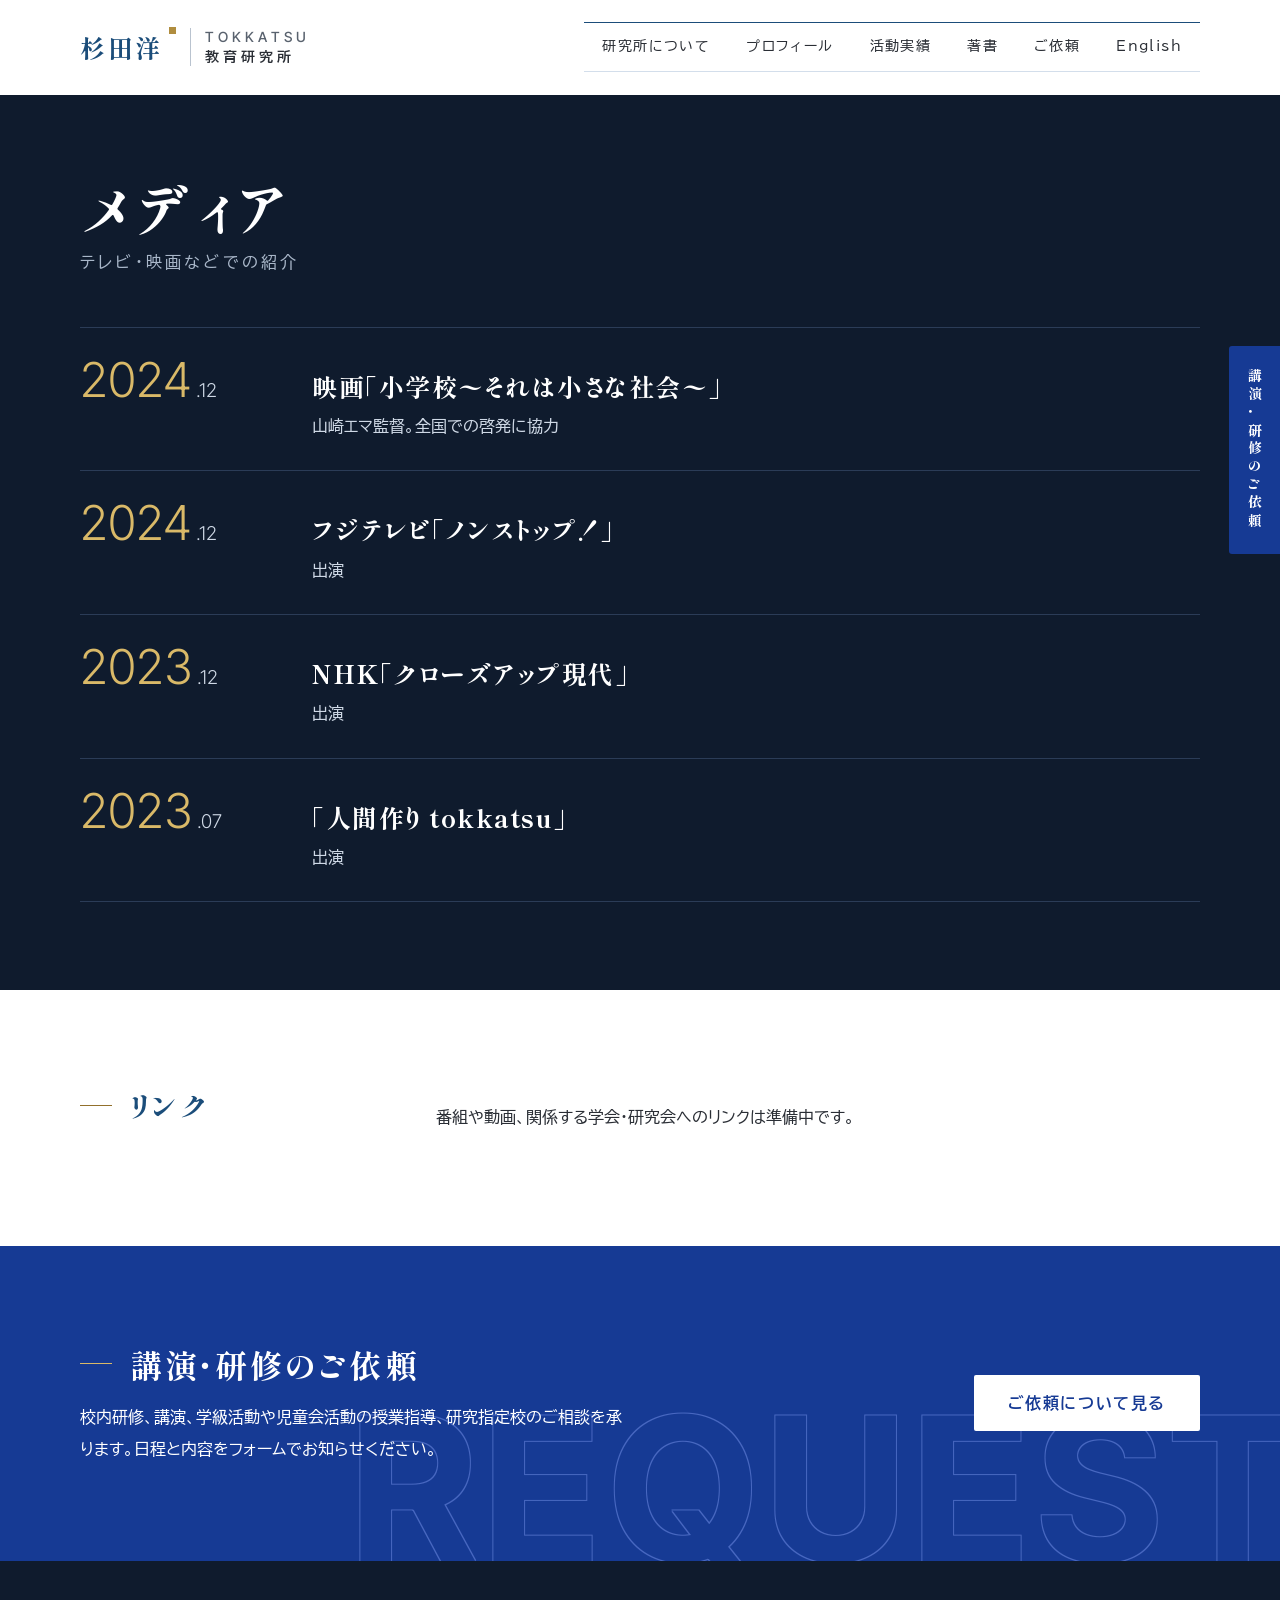
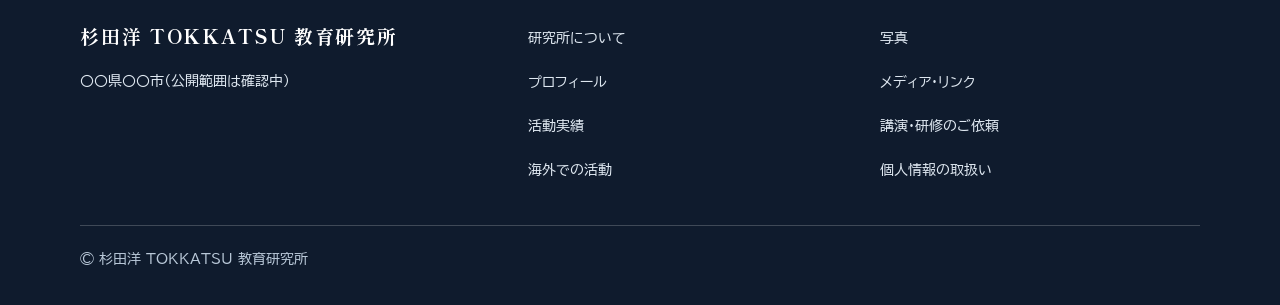
<file: media.html>
<!DOCTYPE html>
<html lang="ja">
<head>
<meta charset="utf-8">
<meta name="viewport" content="width=device-width, initial-scale=1">
<meta name="robots" content="noindex">
<title>メディア・リンク｜杉田洋 TOKKATSU 教育研究所</title>
<!-- 共有したときの画像と説明（tools/ogp_meta.py が書く） -->
<meta property="og:type" content="website">
<meta property="og:site_name" content="杉田洋 TOKKATSU 教育研究所">
<meta property="og:title" content="メディア・リンク｜杉田洋 TOKKATSU 教育研究所">
<meta property="og:description" content="テレビ・映画・新聞などへの出演と、関係するリンク。">
<meta property="og:url" content="https://tokkatsu-web.github.io/sugita-tokkatsu-hp/media.html">
<meta property="og:image" content="https://tokkatsu-web.github.io/sugita-tokkatsu-hp/img/ogp.png?v=618f7644">
<meta property="og:image:width" content="1200">
<meta property="og:image:height" content="630">
<meta property="og:locale" content="ja_JP">
<meta name="twitter:card" content="summary_large_image">
<!-- /OGP -->
<meta name="description" content="テレビ・映画・新聞などへの出演と、関係するリンク。">
<link rel="preconnect" href="https://fonts.googleapis.com">
<link rel="preconnect" href="https://fonts.gstatic.com" crossorigin>
<link href="https://fonts.googleapis.com/css2?family=BIZ+UDPGothic:wght@400;700&family=Inter+Tight:wght@300;500;700&family=Shippori+Mincho+B1:wght@500;600;800&display=swap" rel="stylesheet">
<link rel="stylesheet" href="assets/css/style.css?v=202610252030">
<link rel="stylesheet" href="assets/css/pages.css?v=202610252030">
<script>if(!matchMedia("(prefers-reduced-motion: reduce)").matches&&"IntersectionObserver" in window)document.documentElement.classList.add("js")</script>
</head>
<body>

<header class="top">
  <a class="brand t6-logo" href="index.html" aria-label="杉田洋 TOKKATSU 教育研究所"><span class="t6-n">杉田洋</span><span class="t6-dot" aria-hidden="true"></span><span class="t6-rule" aria-hidden="true"></span><span class="t6-s">TOKKATSU<b>教育研究所</b></span></a>
  <nav class="nav t7-nav">
    <a href="about.html">研究所について</a><a href="profile.html">プロフィール</a><a href="activities.html">活動実績</a><a href="books.html">著書</a><a href="request.html">ご依頼</a><a class="en" href="en/index.html" lang="en">English</a>
  </nav>
</header>

<main>
<section class="kao-media band-dark"><div class="w">
  <h1>メディア</h1><p class="kao-sub">テレビ・映画などでの紹介</p>
  <!-- 略歴（送り直し版）で確認ずみ：クローズアップ現代は 2023.12.7【令和5年】 -->
  <ol class="kao-credits">
    <li><time>2024<small>.12</small></time><div><b>映画「小学校〜それは小さな社会〜」</b><span>山崎エマ監督。全国での啓発に協力</span></div></li>
    <li><time>2024<small>.12</small></time><div><b>フジテレビ「ノンストップ！」</b><span>出演</span></div></li>
    <li><time>2023<small>.12</small></time><div><b>NHK「クローズアップ現代」</b><span>出演</span></div></li>
    <li><time>2023<small>.07</small></time><div><b>「人間作り tokkatsu」</b><span>出演</span></div></li>
  </ol>
</div></section>
<section class="sec"><div class="w pg-cols"><h2>リンク</h2><!-- 要確認：番組・動画・学会のリンク（先生に確認） --><p class="pg-prose">番組や動画、関係する学会・研究会へのリンクは準備中です。</p></div></section>
</main>
<section class="sec band-blue t8-host" id="request"><svg class="t8-bg" viewBox="0 0 1300 200" aria-hidden="true"><defs><filter id="t8-REQUEST" x="-2%" y="-10%" width="104%" height="120%"><feMorphology in="SourceAlpha" operator="dilate" radius="1.2" result="d"/><feComposite in="d" in2="SourceAlpha" operator="out" result="o"/><feFlood flood-color="#4767c0"/><feComposite in2="o" operator="in"/></filter></defs><text x="1300" y="170" text-anchor="end" filter="url(#t8-REQUEST)">REQUEST</text></svg>
  <div class="w req">
    <div><h2 style="margin-bottom:16px">講演・研修のご依頼</h2><p>校内研修、講演、学級活動や児童会活動の授業指導、研究指定校のご相談を承ります。日程と内容をフォームでお知らせください。</p></div>
    <a class="btn" href="request.html">ご依頼について見る</a>
  </div>
</section>

<footer>
  <div class="w">
    <div><div class="nm">杉田洋 TOKKATSU 教育研究所</div><!-- 要確認：住所・電話の公開範囲 --><p>〇〇県〇〇市（公開範囲は確認中）</p></div>
    <div><a href="about.html">研究所について</a><a href="profile.html">プロフィール</a><a href="activities.html">活動実績</a><a href="international.html">海外での活動</a></div>
    <div><a href="gallery.html">写真</a><a href="media.html">メディア・リンク</a><a href="request.html">講演・研修のご依頼</a><a href="privacy.html">個人情報の取扱い</a></div>
    <div class="c">© 杉田洋 TOKKATSU 教育研究所</div>
  </div>
</footer>

<a class="tab" href="request.html">講演・研修のご依頼</a>
<script src="assets/js/motion.js?v=202610252030"></script>
<script src="assets/js/nav.js?v=202610252030"></script>
</body>
</html>
</file>
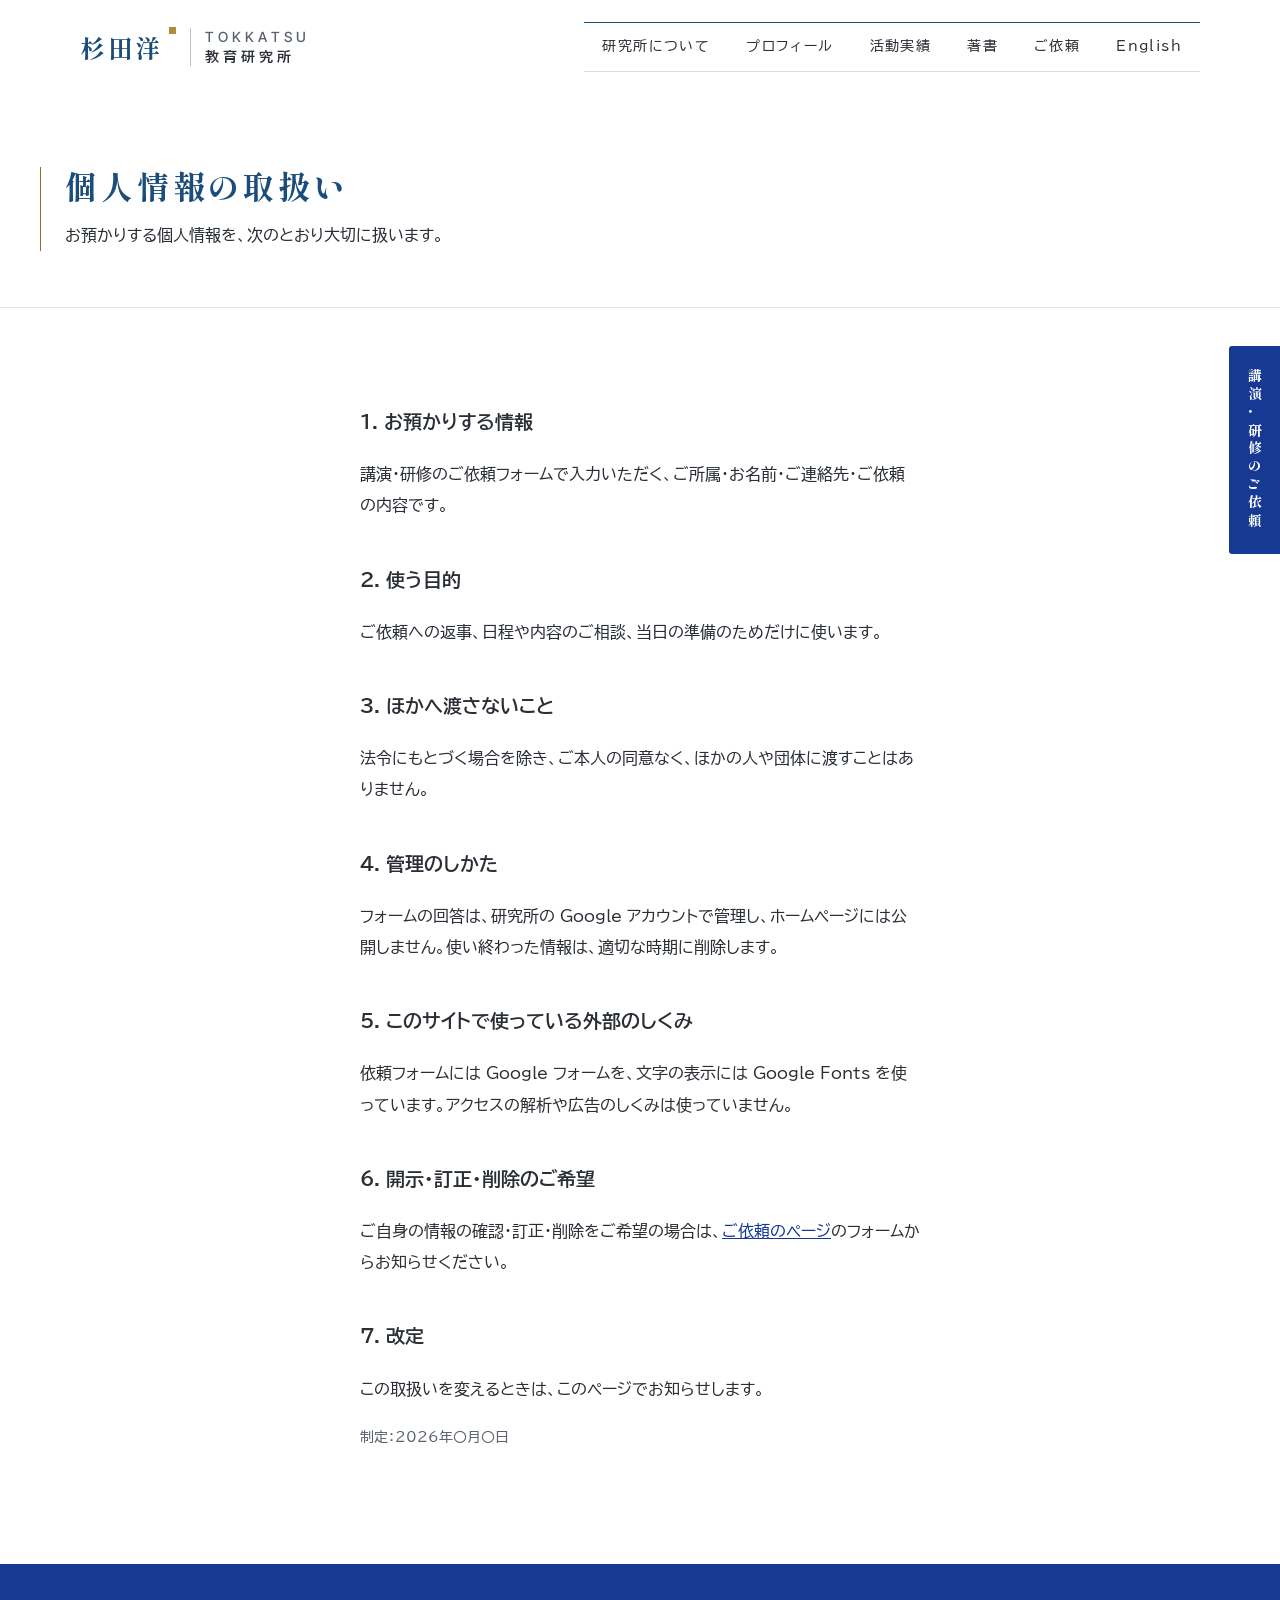
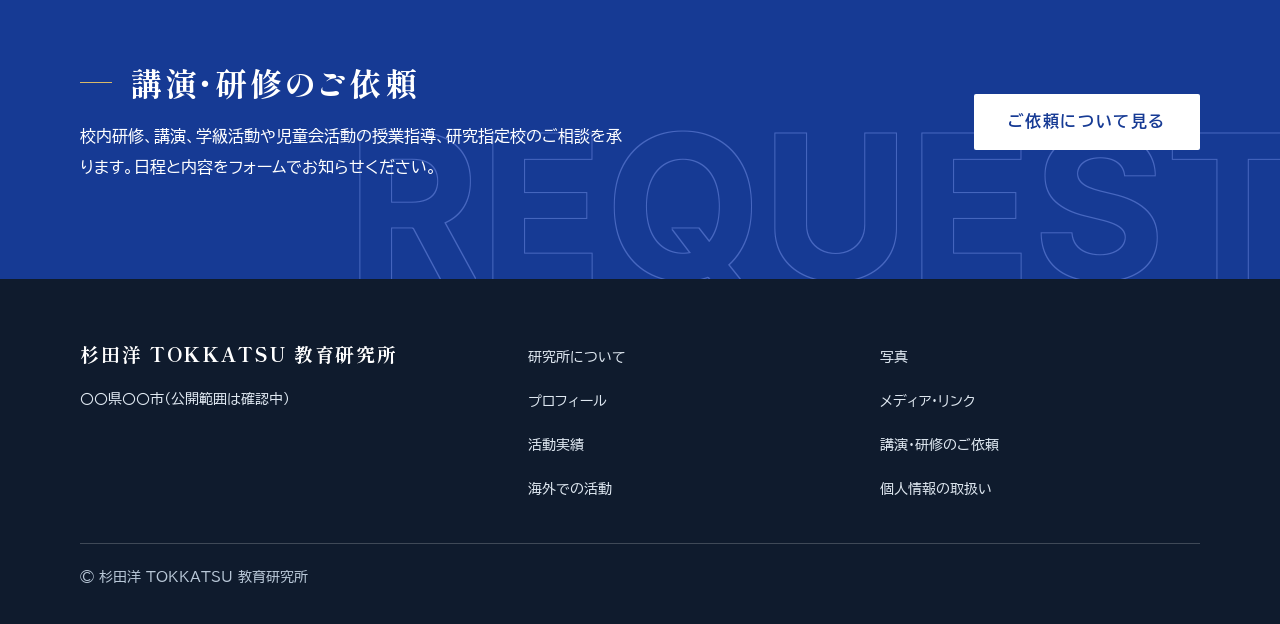
<file: privacy.html>
<!DOCTYPE html>
<html lang="ja">
<head>
<meta charset="utf-8">
<meta name="viewport" content="width=device-width, initial-scale=1">
<meta name="robots" content="noindex">
<title>個人情報の取扱い｜杉田洋 TOKKATSU 教育研究所</title>
<!-- 共有したときの画像と説明（tools/ogp_meta.py が書く） -->
<meta property="og:type" content="website">
<meta property="og:site_name" content="杉田洋 TOKKATSU 教育研究所">
<meta property="og:title" content="個人情報の取扱い｜杉田洋 TOKKATSU 教育研究所">
<meta property="og:description" content="杉田洋 TOKKATSU 教育研究所の個人情報の取扱いについて。">
<meta property="og:url" content="https://tokkatsu-web.github.io/sugita-tokkatsu-hp/privacy.html">
<meta property="og:image" content="https://tokkatsu-web.github.io/sugita-tokkatsu-hp/img/ogp.png?v=618f7644">
<meta property="og:image:width" content="1200">
<meta property="og:image:height" content="630">
<meta property="og:locale" content="ja_JP">
<meta name="twitter:card" content="summary_large_image">
<!-- /OGP -->
<meta name="description" content="杉田洋 TOKKATSU 教育研究所の個人情報の取扱いについて。">
<link rel="preconnect" href="https://fonts.googleapis.com">
<link rel="preconnect" href="https://fonts.gstatic.com" crossorigin>
<link href="https://fonts.googleapis.com/css2?family=BIZ+UDPGothic:wght@400;700&family=Inter+Tight:wght@300;500;700&family=Shippori+Mincho+B1:wght@500;600;800&display=swap" rel="stylesheet">
<link rel="stylesheet" href="assets/css/style.css?v=202610252030">
<link rel="stylesheet" href="assets/css/pages.css?v=202610252030">
<script>if(!matchMedia("(prefers-reduced-motion: reduce)").matches&&"IntersectionObserver" in window)document.documentElement.classList.add("js")</script>
</head>
<body>

<header class="top">
  <a class="brand t6-logo" href="index.html" aria-label="杉田洋 TOKKATSU 教育研究所"><span class="t6-n">杉田洋</span><span class="t6-dot" aria-hidden="true"></span><span class="t6-rule" aria-hidden="true"></span><span class="t6-s">TOKKATSU<b>教育研究所</b></span></a>
  <nav class="nav t7-nav">
    <a href="about.html">研究所について</a><a href="profile.html">プロフィール</a><a href="activities.html">活動実績</a><a href="books.html">著書</a><a href="request.html">ご依頼</a><a class="en" href="en/index.html" lang="en">English</a>
  </nav>
</header>

<main>
<section class="kao-quiet"><div class="w"><h1>個人情報の取扱い</h1><p>お預かりする個人情報を、次のとおり大切に扱います。</p></div></section>
<section class="sec"><div class="w pg-prose">
  <h3>1. お預かりする情報</h3>
  <p>講演・研修のご依頼フォームで入力いただく、ご所属・お名前・ご連絡先・ご依頼の内容です。</p>
  <h3>2. 使う目的</h3>
  <p>ご依頼への返事、日程や内容のご相談、当日の準備のためだけに使います。</p>
  <h3>3. ほかへ渡さないこと</h3>
  <p>法令にもとづく場合を除き、ご本人の同意なく、ほかの人や団体に渡すことはありません。</p>
  <h3>4. 管理のしかた</h3>
  <p>フォームの回答は、研究所の Google アカウントで管理し、ホームページには公開しません。使い終わった情報は、適切な時期に削除します。</p>
  <!-- 要確認：回答の保存期間 -->
  <h3>5. このサイトで使っている外部のしくみ</h3>
  <p>依頼フォームには Google フォームを、文字の表示には Google Fonts を使っています。アクセスの解析や広告のしくみは使っていません。</p>
  <h3>6. 開示・訂正・削除のご希望</h3>
  <p>ご自身の情報の確認・訂正・削除をご希望の場合は、<a href="request.html">ご依頼のページ</a>のフォームからお知らせください。</p>
  <h3>7. 改定</h3>
  <p>この取扱いを変えるときは、このページでお知らせします。</p>
  <p class="pg-note">制定：2026年〇月〇日<!-- 要確認：公開日 --></p>
</div></section>
</main>
<section class="sec band-blue t8-host" id="request"><svg class="t8-bg" viewBox="0 0 1300 200" aria-hidden="true"><defs><filter id="t8-REQUEST" x="-2%" y="-10%" width="104%" height="120%"><feMorphology in="SourceAlpha" operator="dilate" radius="1.2" result="d"/><feComposite in="d" in2="SourceAlpha" operator="out" result="o"/><feFlood flood-color="#4767c0"/><feComposite in2="o" operator="in"/></filter></defs><text x="1300" y="170" text-anchor="end" filter="url(#t8-REQUEST)">REQUEST</text></svg>
  <div class="w req">
    <div><h2 style="margin-bottom:16px">講演・研修のご依頼</h2><p>校内研修、講演、学級活動や児童会活動の授業指導、研究指定校のご相談を承ります。日程と内容をフォームでお知らせください。</p></div>
    <a class="btn" href="request.html">ご依頼について見る</a>
  </div>
</section>

<footer>
  <div class="w">
    <div><div class="nm">杉田洋 TOKKATSU 教育研究所</div><!-- 要確認：住所・電話の公開範囲 --><p>〇〇県〇〇市（公開範囲は確認中）</p></div>
    <div><a href="about.html">研究所について</a><a href="profile.html">プロフィール</a><a href="activities.html">活動実績</a><a href="international.html">海外での活動</a></div>
    <div><a href="gallery.html">写真</a><a href="media.html">メディア・リンク</a><a href="request.html">講演・研修のご依頼</a><a href="privacy.html">個人情報の取扱い</a></div>
    <div class="c">© 杉田洋 TOKKATSU 教育研究所</div>
  </div>
</footer>

<a class="tab" href="request.html">講演・研修のご依頼</a>
<script src="assets/js/motion.js?v=202610252030"></script>
<script src="assets/js/nav.js?v=202610252030"></script>
</body>
</html>
</file>
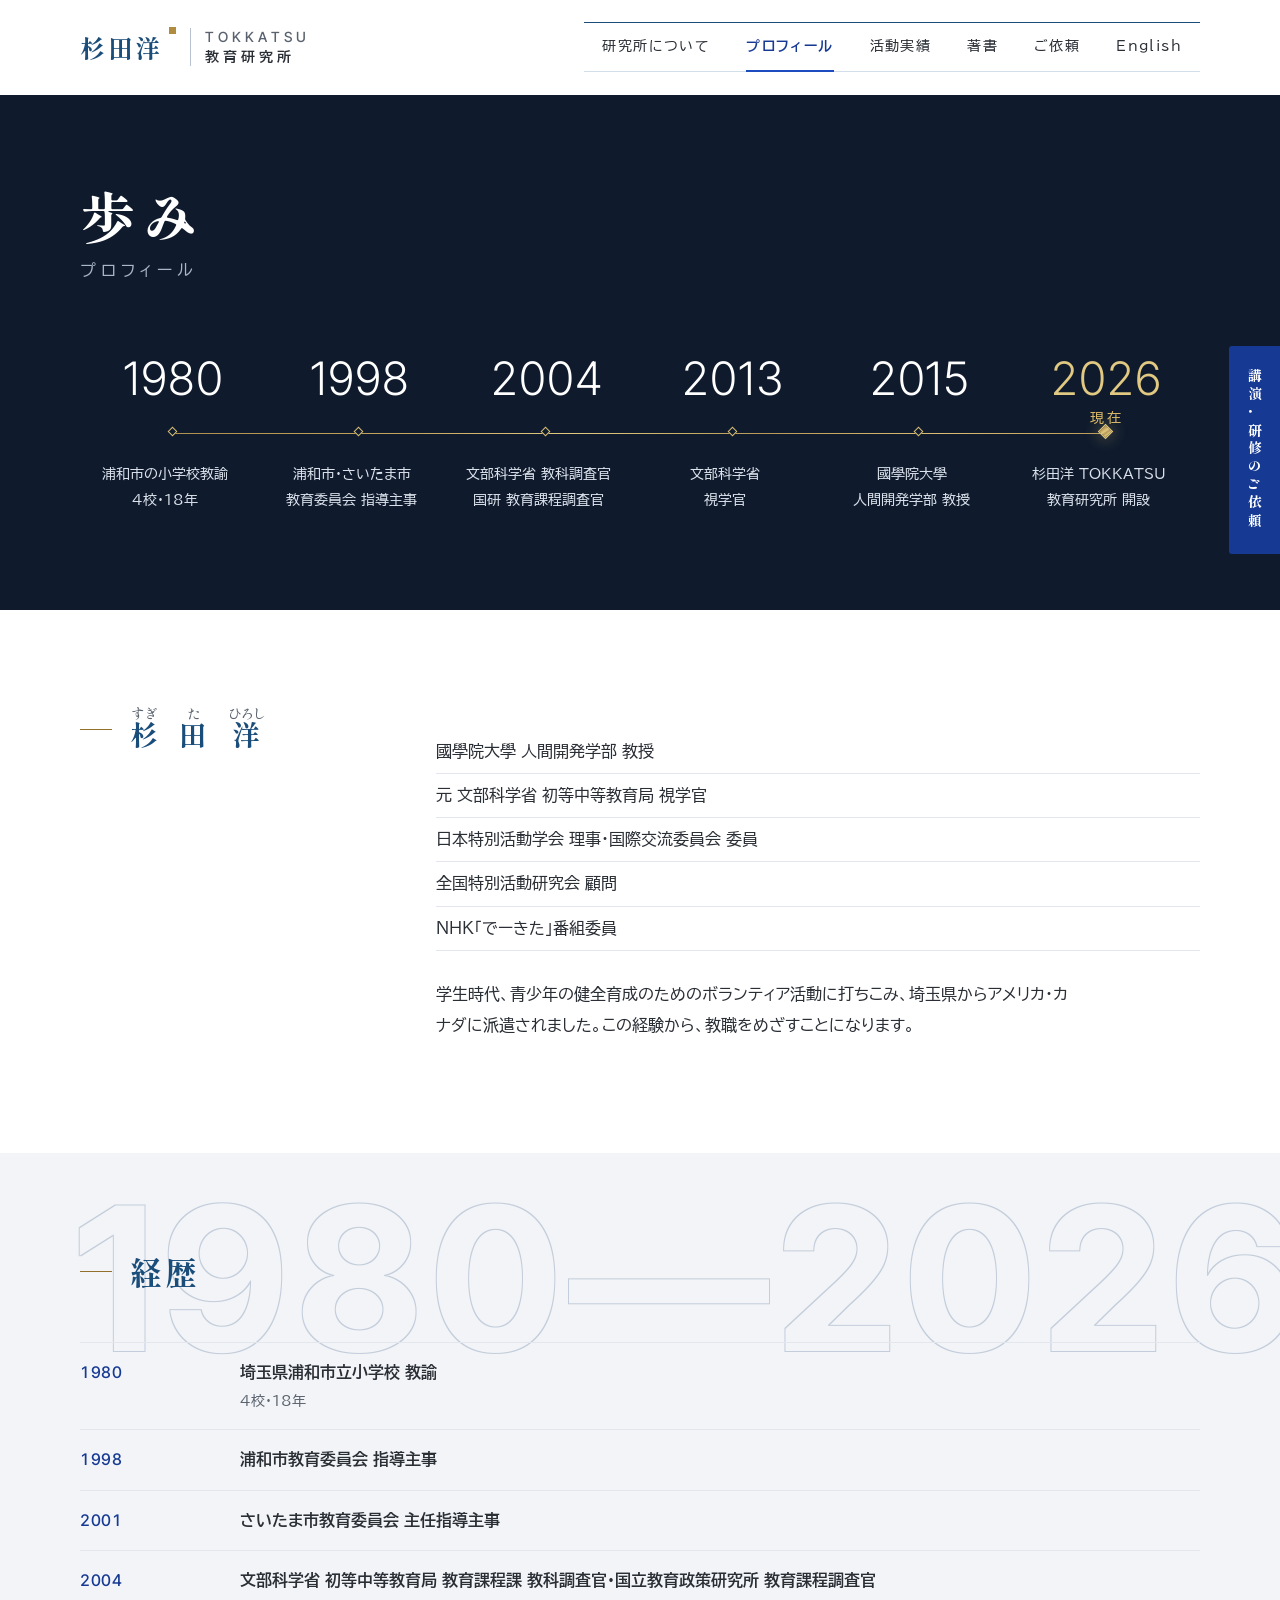
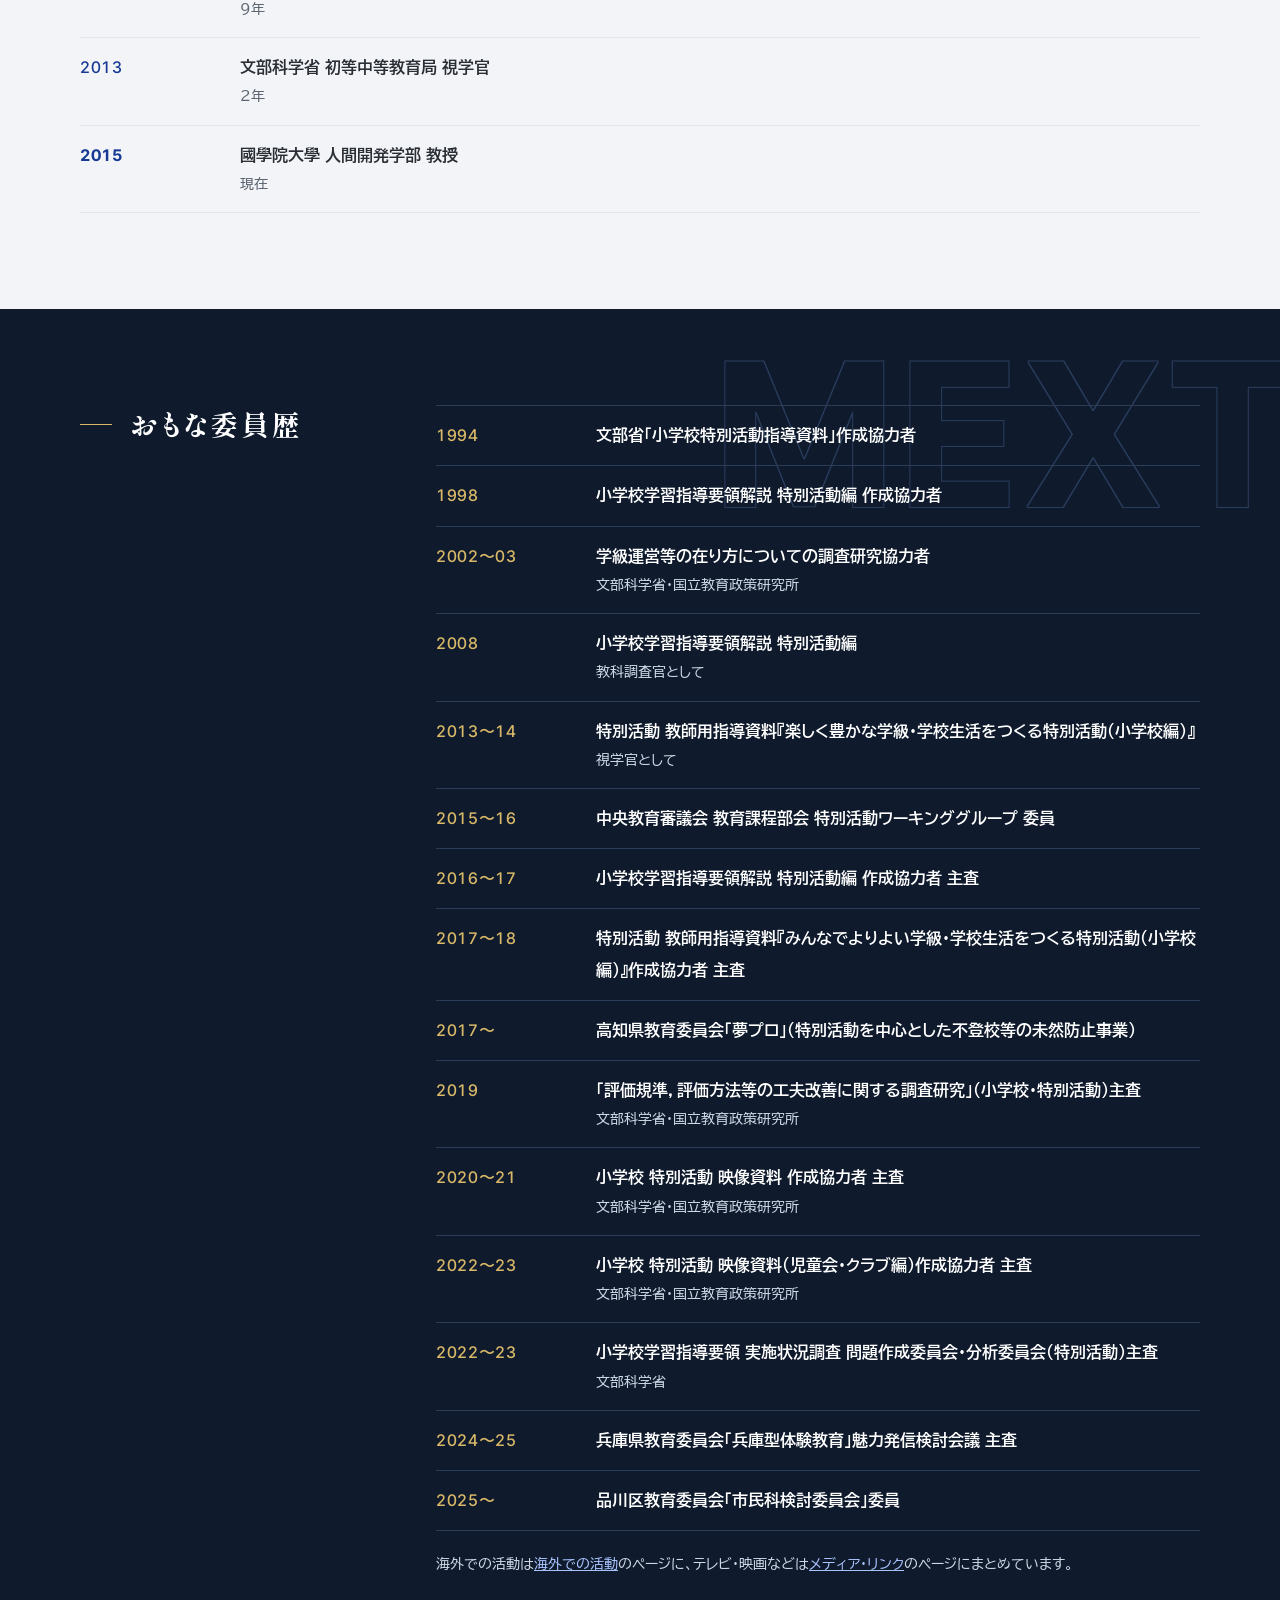
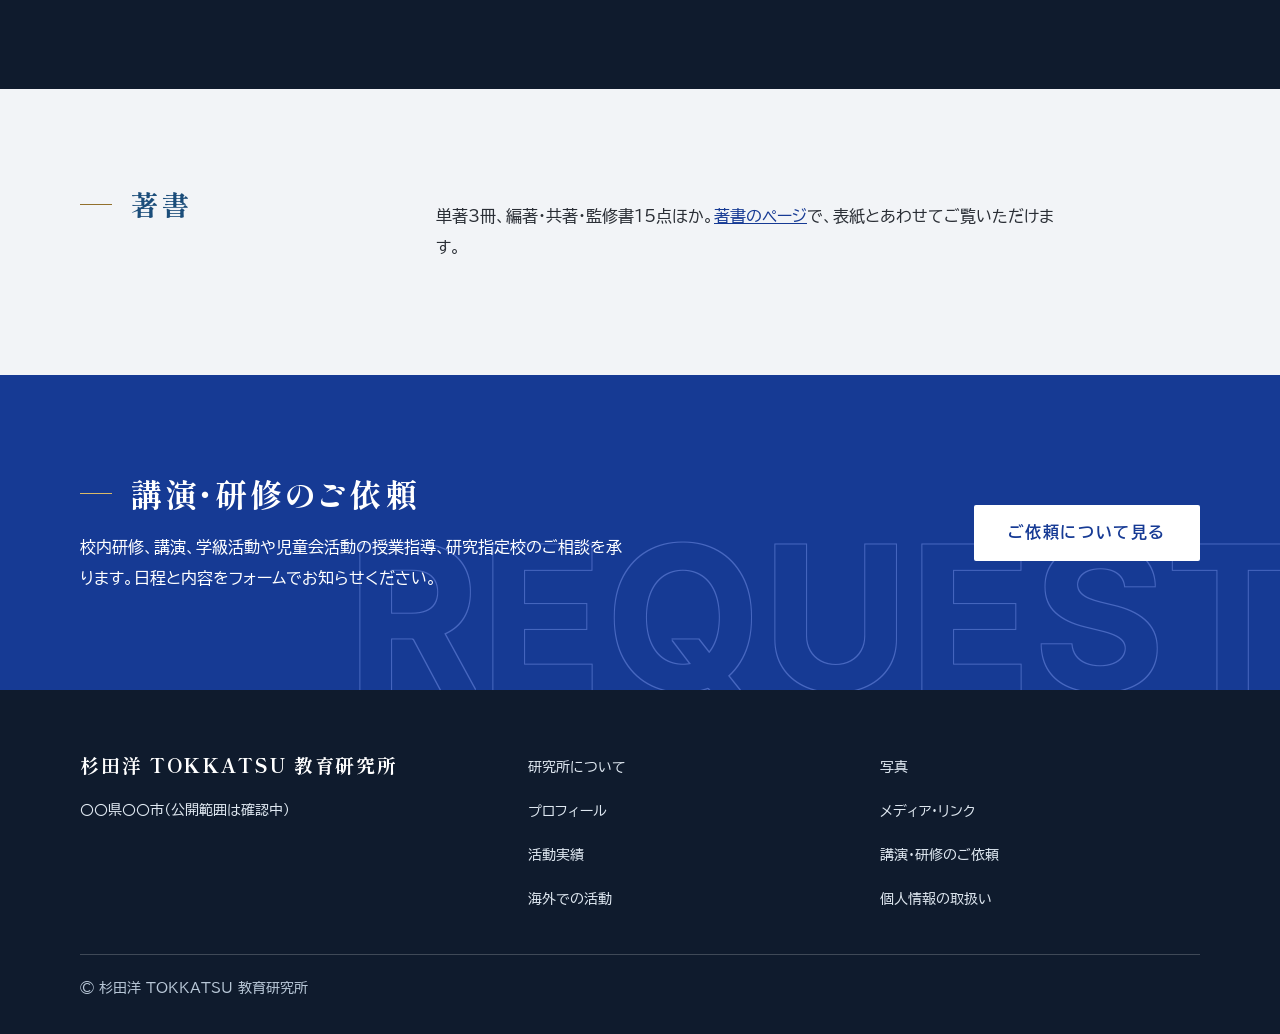
<file: profile.html>
<!DOCTYPE html>
<html lang="ja">
<head>
<meta charset="utf-8">
<meta name="viewport" content="width=device-width, initial-scale=1">
<meta name="robots" content="noindex">
<title>プロフィール｜杉田洋 TOKKATSU 教育研究所</title>
<!-- 共有したときの画像と説明（tools/ogp_meta.py が書く） -->
<meta property="og:type" content="website">
<meta property="og:site_name" content="杉田洋 TOKKATSU 教育研究所">
<meta property="og:title" content="プロフィール｜杉田洋 TOKKATSU 教育研究所">
<meta property="og:description" content="杉田洋の経歴・委員歴・著書。">
<meta property="og:url" content="https://tokkatsu-web.github.io/sugita-tokkatsu-hp/profile.html">
<meta property="og:image" content="https://tokkatsu-web.github.io/sugita-tokkatsu-hp/img/ogp.png?v=618f7644">
<meta property="og:image:width" content="1200">
<meta property="og:image:height" content="630">
<meta property="og:locale" content="ja_JP">
<meta name="twitter:card" content="summary_large_image">
<!-- /OGP -->
<meta name="description" content="杉田洋の経歴・委員歴・著書。">
<link rel="preconnect" href="https://fonts.googleapis.com">
<link rel="preconnect" href="https://fonts.gstatic.com" crossorigin>
<link href="https://fonts.googleapis.com/css2?family=BIZ+UDPGothic:wght@400;700&family=Inter+Tight:wght@300;500;700&family=Shippori+Mincho+B1:wght@500;600;800&display=swap" rel="stylesheet">
<link rel="stylesheet" href="assets/css/style.css?v=202610252030">
<link rel="stylesheet" href="assets/css/pages.css?v=202610252030">
<script>if(!matchMedia("(prefers-reduced-motion: reduce)").matches&&"IntersectionObserver" in window)document.documentElement.classList.add("js")</script>
</head>
<body>

<header class="top">
  <a class="brand t6-logo" href="index.html" aria-label="杉田洋 TOKKATSU 教育研究所"><span class="t6-n">杉田洋</span><span class="t6-dot" aria-hidden="true"></span><span class="t6-rule" aria-hidden="true"></span><span class="t6-s">TOKKATSU<b>教育研究所</b></span></a>
  <nav class="nav t7-nav">
    <a href="about.html">研究所について</a><a href="profile.html" aria-current="page">プロフィール</a><a href="activities.html">活動実績</a><a href="books.html">著書</a><a href="request.html">ご依頼</a><a class="en" href="en/index.html" lang="en">English</a>
  </nav>
</header>

<main>
<section class="kao-path"><div class="w">
  <h1>歩み</h1><p class="kao-sub">プロフィール</p>
  <ol class="kao-years">
    <li><b>1980</b><i></i><span>浦和市の小学校教諭<br>4校・18年</span></li>
    <li><b>1998</b><i></i><span>浦和市・さいたま市<br>教育委員会 指導主事</span></li>
    <li><b>2004</b><i></i><span>文部科学省 教科調査官<br>国研 教育課程調査官</span></li>
    <li><b>2013</b><i></i><span>文部科学省<br>視学官</span></li>
    <li><b>2015</b><i></i><span>國學院大學<br>人間開発学部 教授</span></li>
    <li class="kao-cur"><b>2026</b><small class="kao-now">現在</small><i></i><span>杉田洋 TOKKATSU<br>教育研究所 開設</span></li>
  </ol>
</div></section>

<section class="sec pg3-person"><div class="w pg-cols">
  <h2><ruby>杉<rt>すぎ</rt></ruby><ruby>田<rt>た</rt></ruby> <ruby>洋<rt>ひろし</rt></ruby></h2>
  <div>
    <ul class="pg-roles">
      <li>國學院大學 人間開発学部 教授</li>
      <li>元 文部科学省 初等中等教育局 視学官</li>
      <li>日本特別活動学会 理事・国際交流委員会 委員</li>
      <li>全国特別活動研究会 顧問</li>
      <li>NHK「でーきた」番組委員</li>
    </ul>
    <p class="pg-prose" style="margin-top:28px">学生時代、青少年の健全育成のためのボランティア活動に打ちこみ、埼玉県からアメリカ・カナダに派遣されました。この経験から、教職をめざすことになります。</p>
  </div>
</div></section>

<section class="sec band-gray t8-host"><svg class="t8-bg t8-top" viewBox="0 0 1300 200" aria-hidden="true"><defs><filter id="pg-19802026" x="-2%" y="-10%" width="104%" height="120%"><feMorphology in="SourceAlpha" operator="dilate" radius="1.2" result="d"/><feComposite in="d" in2="SourceAlpha" operator="out" result="o"/><feFlood flood-color="#c3cddb"/><feComposite in2="o" operator="in"/></filter></defs><text x="1300" y="170" text-anchor="end" filter="url(#pg-19802026)">1980—2026</text></svg>
  <div class="w">
    <h2>経歴</h2>
    <ol class="pg-years">
    <li><time>1980</time><span><b>埼玉県浦和市立小学校 教諭</b><small>4校・18年</small></span></li>
    <li><time>1998</time><span><b>浦和市教育委員会 指導主事</b></span></li>
    <li><time>2001</time><span><b>さいたま市教育委員会 主任指導主事</b></span></li>
    <li><time>2004</time><span><b>文部科学省 初等中等教育局 教育課程課 教科調査官・国立教育政策研究所 教育課程調査官</b><small>9年</small></span></li>
    <li><time>2013</time><span><b>文部科学省 初等中等教育局 視学官</b><small>2年</small></span></li>
    <li class="pg-now"><time>2015</time><span><b>國學院大學 人間開発学部 教授</b><small>現在</small></span></li>
    </ol>
  </div>
</section>

<section class="sec band-dark t8-host"><svg class="t8-bg t8-top" viewBox="0 0 1300 200" aria-hidden="true"><defs><filter id="pg-MEXT" x="-2%" y="-10%" width="104%" height="120%"><feMorphology in="SourceAlpha" operator="dilate" radius="1.2" result="d"/><feComposite in="d" in2="SourceAlpha" operator="out" result="o"/><feFlood flood-color="#2a3d5e"/><feComposite in2="o" operator="in"/></filter></defs><text x="1300" y="170" text-anchor="end" filter="url(#pg-MEXT)">MEXT</text></svg>
  <div class="w pg-cols">
    <h2>おもな委員歴</h2>
    <div>
      <ol class="pg-years pg3-dark">
      <li><time>1994</time><span><b>文部省「小学校特別活動指導資料」作成協力者</b></span></li>
    <li><time>1998</time><span><b>小学校学習指導要領解説 特別活動編 作成協力者</b></span></li>
    <li><time>2002〜03</time><span><b>学級運営等の在り方についての調査研究協力者</b><small>文部科学省・国立教育政策研究所</small></span></li>
    <li><time>2008</time><span><b>小学校学習指導要領解説 特別活動編</b><small>教科調査官として</small></span></li>
    <li><time>2013〜14</time><span><b>特別活動 教師用指導資料『楽しく豊かな学級・学校生活をつくる特別活動（小学校編）』</b><small>視学官として</small></span></li>
    <li><time>2015〜16</time><span><b>中央教育審議会 教育課程部会 特別活動ワーキンググループ 委員</b></span></li>
    <li><time>2016〜17</time><span><b>小学校学習指導要領解説 特別活動編 作成協力者 主査</b></span></li>
    <li><time>2017〜18</time><span><b>特別活動 教師用指導資料『みんなでよりよい学級・学校生活をつくる特別活動（小学校編）』作成協力者 主査</b></span></li>
    <li><time>2017〜</time><span><b>高知県教育委員会「夢プロ」（特別活動を中心とした不登校等の未然防止事業）</b></span></li>
    <li><time>2019</time><span><b>「評価規準，評価方法等の工夫改善に関する調査研究」（小学校・特別活動）主査</b><small>文部科学省・国立教育政策研究所</small></span></li>
    <li><time>2020〜21</time><span><b>小学校 特別活動 映像資料 作成協力者 主査</b><small>文部科学省・国立教育政策研究所</small></span></li>
    <li><time>2022〜23</time><span><b>小学校 特別活動 映像資料（児童会・クラブ編）作成協力者 主査</b><small>文部科学省・国立教育政策研究所</small></span></li>
    <li><time>2022〜23</time><span><b>小学校学習指導要領 実施状況調査 問題作成委員会・分析委員会（特別活動）主査</b><small>文部科学省</small></span></li>
    <li><time>2024〜25</time><span><b>兵庫県教育委員会「兵庫型体験教育」魅力発信検討会議 主査</b></span></li>
    <li><time>2025〜</time><span><b>品川区教育委員会「市民科検討委員会」委員</b></span></li>
      </ol>
      <p class="pg-note pg3-dark" style="margin-top:20px">海外での活動は<a href="international.html">海外での活動</a>のページに、テレビ・映画などは<a href="media.html">メディア・リンク</a>のページにまとめています。</p>
    </div>
  </div>
</section>

<section class="sec band-gray"><div class="w pg-cols">
  <h2>著書</h2>
  <p class="pg-prose">単著3冊、編著・共著・監修書15点ほか。<a href="books.html">著書のページ</a>で、表紙とあわせてご覧いただけます。</p>
</div></section>
</main>
<section class="sec band-blue t8-host" id="request"><svg class="t8-bg" viewBox="0 0 1300 200" aria-hidden="true"><defs><filter id="t8-REQUEST" x="-2%" y="-10%" width="104%" height="120%"><feMorphology in="SourceAlpha" operator="dilate" radius="1.2" result="d"/><feComposite in="d" in2="SourceAlpha" operator="out" result="o"/><feFlood flood-color="#4767c0"/><feComposite in2="o" operator="in"/></filter></defs><text x="1300" y="170" text-anchor="end" filter="url(#t8-REQUEST)">REQUEST</text></svg>
  <div class="w req">
    <div><h2 style="margin-bottom:16px">講演・研修のご依頼</h2><p>校内研修、講演、学級活動や児童会活動の授業指導、研究指定校のご相談を承ります。日程と内容をフォームでお知らせください。</p></div>
    <a class="btn" href="request.html">ご依頼について見る</a>
  </div>
</section>

<footer>
  <div class="w">
    <div><div class="nm">杉田洋 TOKKATSU 教育研究所</div><!-- 要確認：住所・電話の公開範囲 --><p>〇〇県〇〇市（公開範囲は確認中）</p></div>
    <div><a href="about.html">研究所について</a><a href="profile.html">プロフィール</a><a href="activities.html">活動実績</a><a href="international.html">海外での活動</a></div>
    <div><a href="gallery.html">写真</a><a href="media.html">メディア・リンク</a><a href="request.html">講演・研修のご依頼</a><a href="privacy.html">個人情報の取扱い</a></div>
    <div class="c">© 杉田洋 TOKKATSU 教育研究所</div>
  </div>
</footer>

<a class="tab" href="request.html">講演・研修のご依頼</a>
<script src="assets/js/motion.js?v=202610252030"></script>
<script src="assets/js/nav.js?v=202610252030"></script>
</body>
</html>
</file>
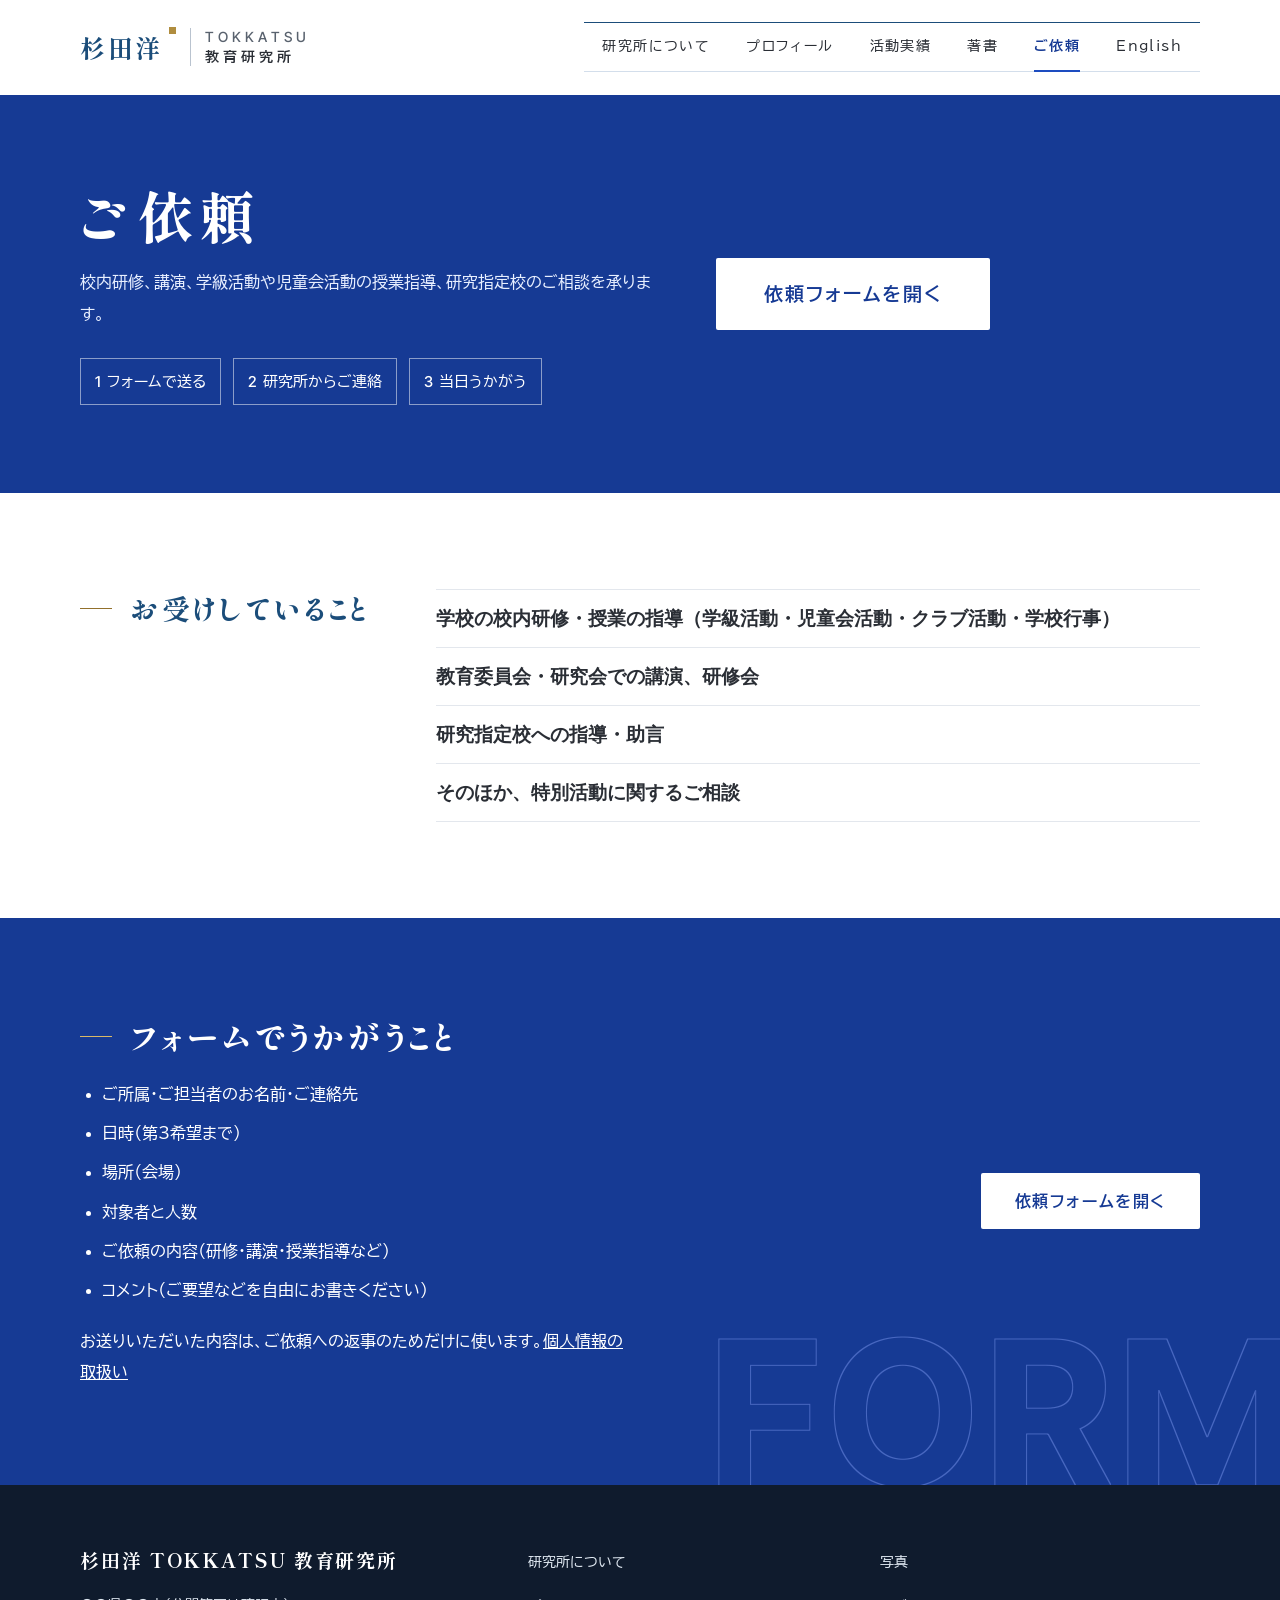
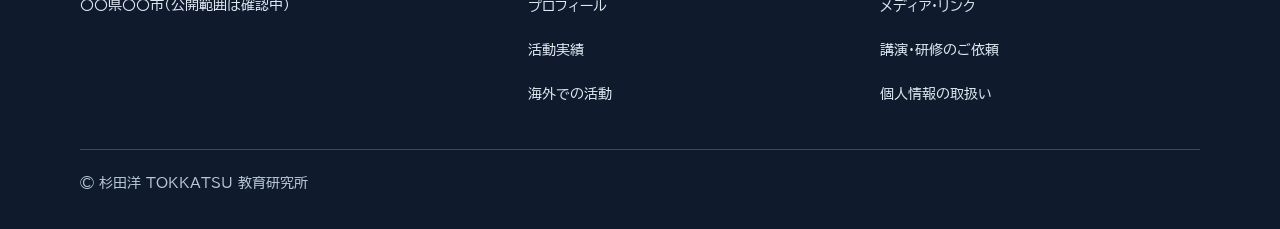
<file: request.html>
<!DOCTYPE html>
<html lang="ja">
<head>
<meta charset="utf-8">
<meta name="viewport" content="width=device-width, initial-scale=1">
<meta name="robots" content="noindex">
<title>講演・研修のご依頼｜杉田洋 TOKKATSU 教育研究所</title>
<!-- 共有したときの画像と説明（tools/ogp_meta.py が書く） -->
<meta property="og:type" content="website">
<meta property="og:site_name" content="杉田洋 TOKKATSU 教育研究所">
<meta property="og:title" content="講演・研修のご依頼｜杉田洋 TOKKATSU 教育研究所">
<meta property="og:description" content="校内研修・講演・授業指導・研究指定校のご相談の受付。">
<meta property="og:url" content="https://tokkatsu-web.github.io/sugita-tokkatsu-hp/request.html">
<meta property="og:image" content="https://tokkatsu-web.github.io/sugita-tokkatsu-hp/img/ogp.png?v=618f7644">
<meta property="og:image:width" content="1200">
<meta property="og:image:height" content="630">
<meta property="og:locale" content="ja_JP">
<meta name="twitter:card" content="summary_large_image">
<!-- /OGP -->
<meta name="description" content="校内研修・講演・授業指導・研究指定校のご相談の受付。">
<link rel="preconnect" href="https://fonts.googleapis.com">
<link rel="preconnect" href="https://fonts.gstatic.com" crossorigin>
<link href="https://fonts.googleapis.com/css2?family=BIZ+UDPGothic:wght@400;700&family=Inter+Tight:wght@300;500;700&family=Shippori+Mincho+B1:wght@500;600;800&display=swap" rel="stylesheet">
<link rel="stylesheet" href="assets/css/style.css?v=202610252030">
<link rel="stylesheet" href="assets/css/pages.css?v=202610252030">
<script>if(!matchMedia("(prefers-reduced-motion: reduce)").matches&&"IntersectionObserver" in window)document.documentElement.classList.add("js")</script>
</head>
<body>

<header class="top">
  <a class="brand t6-logo" href="index.html" aria-label="杉田洋 TOKKATSU 教育研究所"><span class="t6-n">杉田洋</span><span class="t6-dot" aria-hidden="true"></span><span class="t6-rule" aria-hidden="true"></span><span class="t6-s">TOKKATSU<b>教育研究所</b></span></a>
  <nav class="nav t7-nav">
    <a href="about.html">研究所について</a><a href="profile.html">プロフィール</a><a href="activities.html">活動実績</a><a href="books.html">著書</a><a href="request.html" aria-current="page">ご依頼</a><a class="en" href="en/index.html" lang="en">English</a>
  </nav>
</header>

<main>
<section class="kao-req"><div class="w">
  <div><h1>ご依頼</h1><p>校内研修、講演、学級活動や児童会活動の授業指導、研究指定校のご相談を承ります。</p>
    <ol><li><b>1</b>フォームで送る</li><li><b>2</b>研究所からご連絡</li><li><b>3</b>当日うかがう</li></ol></div>
  <div><!-- 要確認：Google フォームの URL --><a class="btn" href="#">依頼フォームを開く</a></div>
</div></section>

<section class="sec"><div class="w pg-cols">
  <h2>お受けしていること</h2>
  <ul class="pg-check pg3-big">
    <li>学校の校内研修・授業の指導（学級活動・児童会活動・クラブ活動・学校行事）</li>
    <li>教育委員会・研究会での講演、研修会</li>
    <li>研究指定校への指導・助言</li>
    <li>そのほか、特別活動に関するご相談</li>
  </ul>
</div></section>

<section class="sec band-blue t8-host"><svg class="t8-bg" viewBox="0 0 1300 200" aria-hidden="true"><defs><filter id="pg-FORM" x="-2%" y="-10%" width="104%" height="120%"><feMorphology in="SourceAlpha" operator="dilate" radius="1.2" result="d"/><feComposite in="d" in2="SourceAlpha" operator="out" result="o"/><feFlood flood-color="#4767c0"/><feComposite in2="o" operator="in"/></filter></defs><text x="1300" y="170" text-anchor="end" filter="url(#pg-FORM)">FORM</text></svg>
  <div class="w req">
    <div>
      <h2 style="margin-bottom:16px">フォームでうかがうこと</h2>
      <!-- 先生の返事（2026-10-25）：日時・場所・対象者・人数・内容・コメント。謝金・交通は外す -->
      <ul class="pg-check">
        <li>ご所属・ご担当者のお名前・ご連絡先</li>
        <li>日時（第3希望まで）</li>
        <li>場所（会場）</li>
        <li>対象者と人数</li>
        <li>ご依頼の内容（研修・講演・授業指導など）</li>
        <li>コメント（ご要望などを自由にお書きください）</li>
      </ul>
      <p style="margin-top:16px">お送りいただいた内容は、ご依頼への返事のためだけに使います。<a href="privacy.html" style="color:#fff">個人情報の取扱い</a></p>
    </div>
    <!-- 要確認：Google フォームの URL（先生のアカウントで作ってから入れる） -->
    <a class="btn" href="#">依頼フォームを開く</a>
  </div>
</section>
</main>

<footer>
  <div class="w">
    <div><div class="nm">杉田洋 TOKKATSU 教育研究所</div><!-- 要確認：住所・電話の公開範囲 --><p>〇〇県〇〇市（公開範囲は確認中）</p></div>
    <div><a href="about.html">研究所について</a><a href="profile.html">プロフィール</a><a href="activities.html">活動実績</a><a href="international.html">海外での活動</a></div>
    <div><a href="gallery.html">写真</a><a href="media.html">メディア・リンク</a><a href="request.html">講演・研修のご依頼</a><a href="privacy.html">個人情報の取扱い</a></div>
    <div class="c">© 杉田洋 TOKKATSU 教育研究所</div>
  </div>
</footer>

<script src="assets/js/motion.js?v=202610252030"></script>
<script src="assets/js/nav.js?v=202610252030"></script>
</body>
</html>
</file>
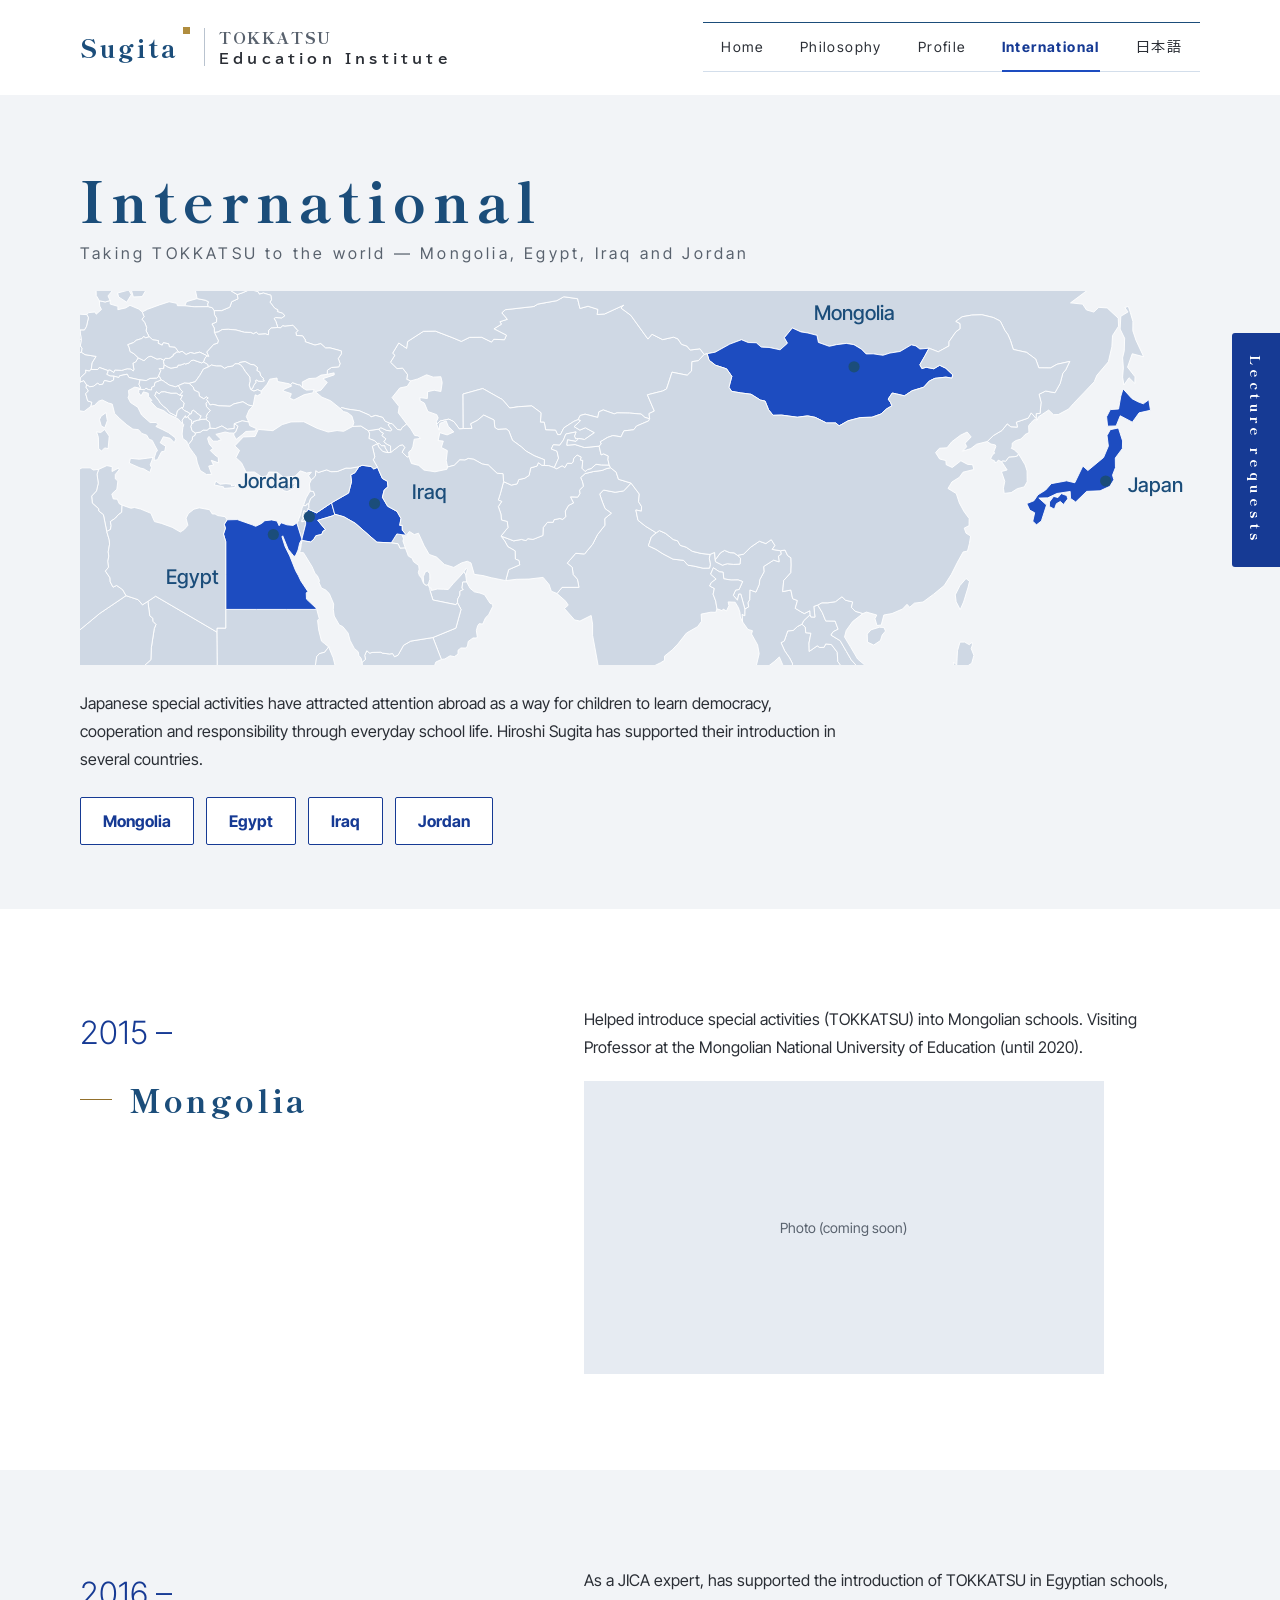
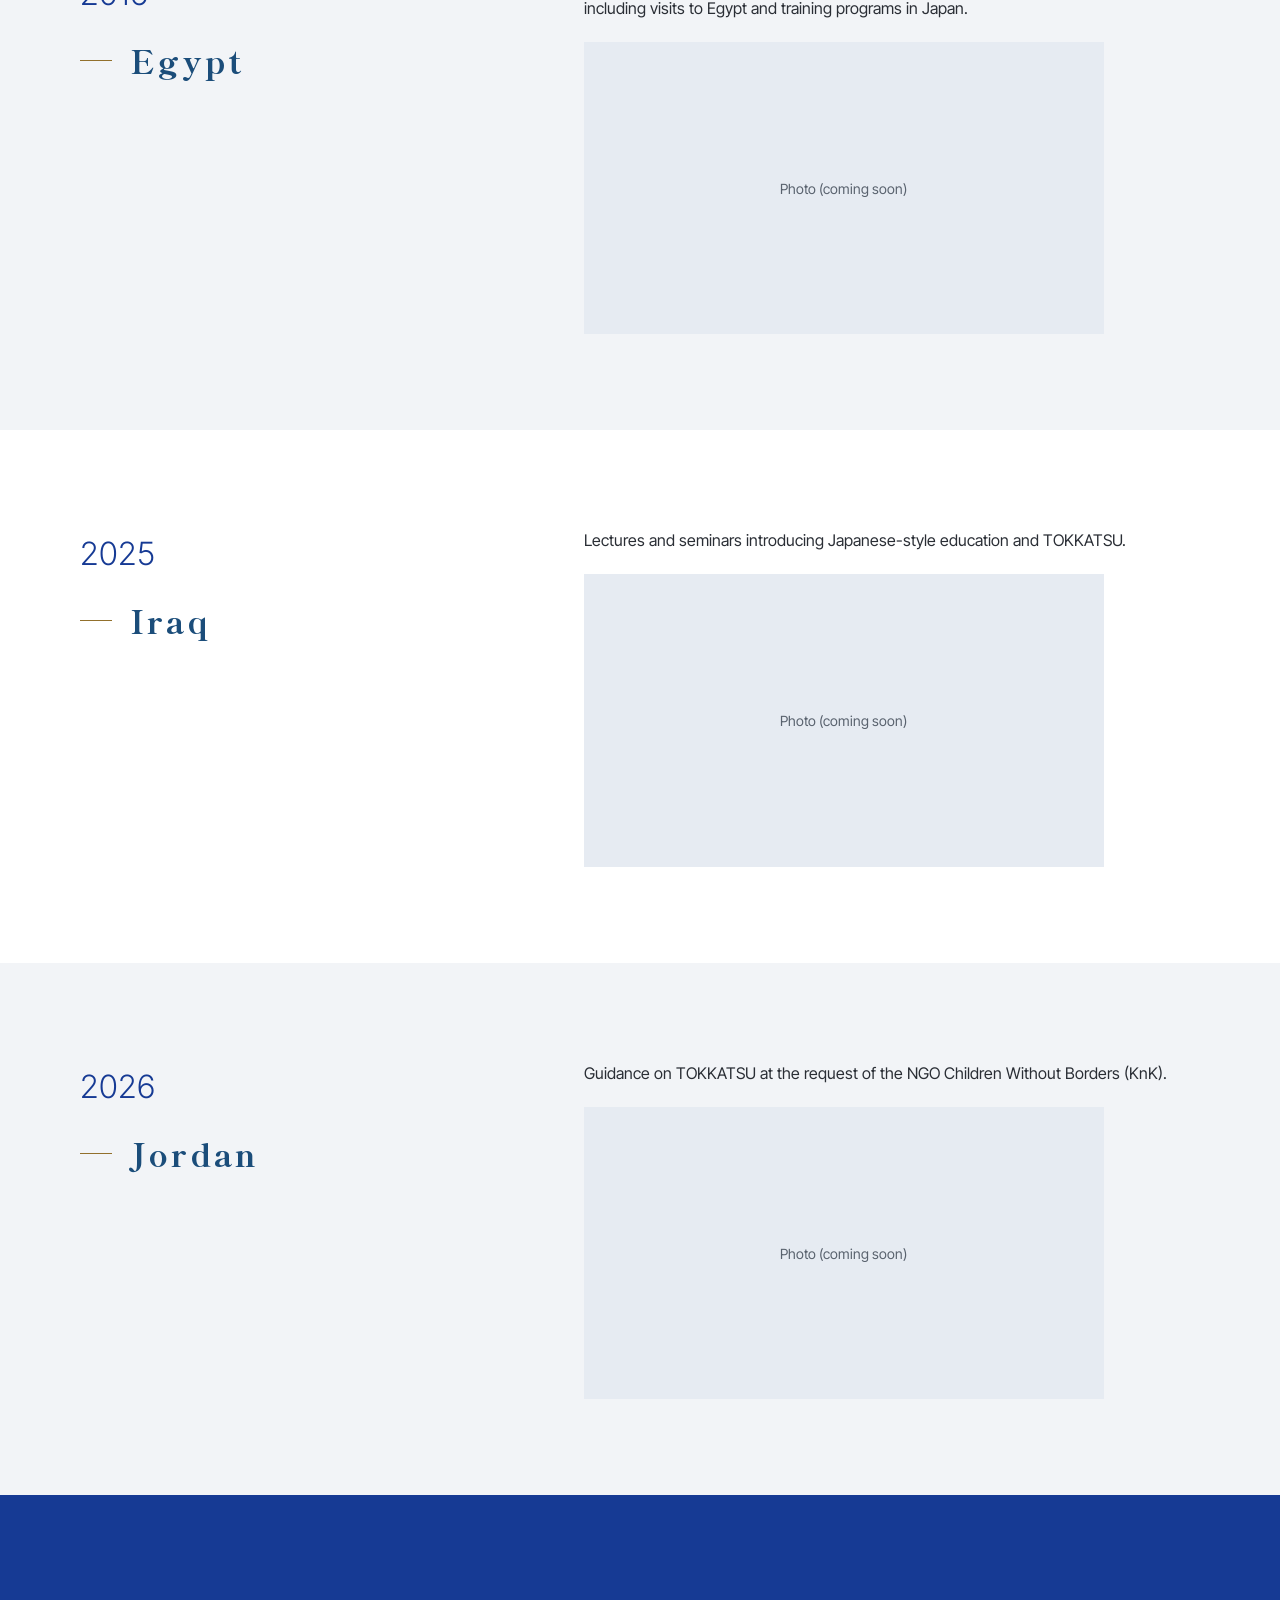
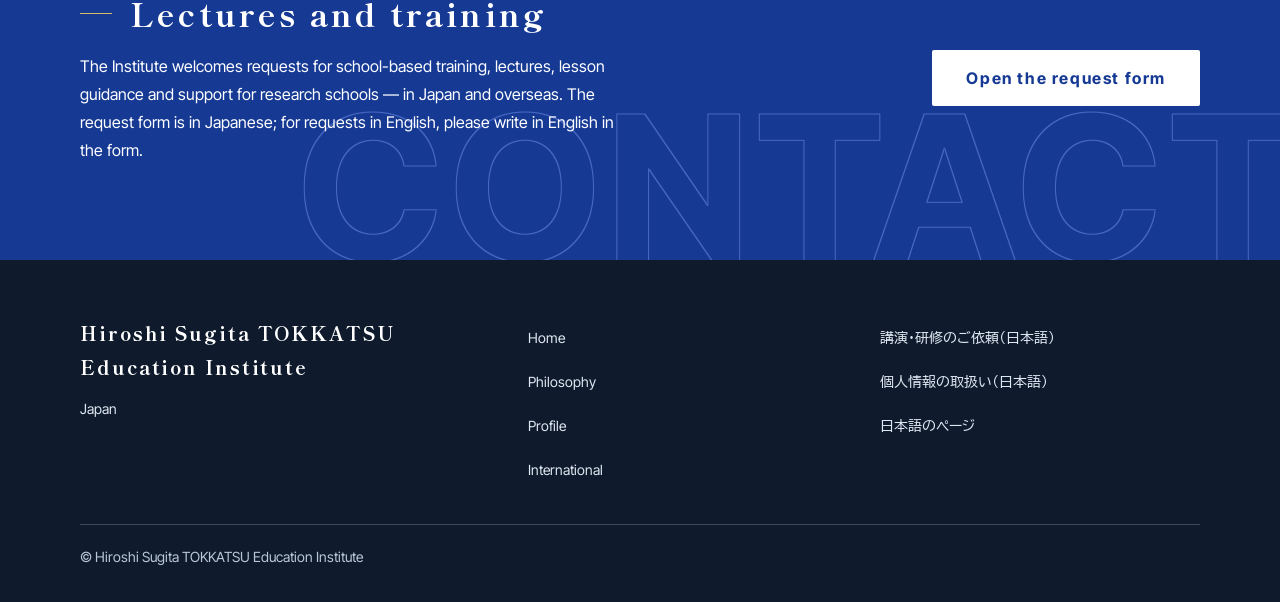
<file: en/international.html>
<!DOCTYPE html>
<html lang="en">
<head>
<meta charset="utf-8">
<meta name="viewport" content="width=device-width, initial-scale=1">
<meta name="robots" content="noindex">
<title>International — Hiroshi Sugita TOKKATSU Education Institute</title>
<!-- 共有したときの画像と説明（tools/ogp_meta.py が書く） -->
<meta property="og:type" content="website">
<meta property="og:site_name" content="Hiroshi Sugita TOKKATSU Education Institute">
<meta property="og:title" content="International — Hiroshi Sugita TOKKATSU Education Institute">
<meta property="og:description" content="International work of Hiroshi Sugita: Mongolia, Egypt, Iraq and Jordan.">
<meta property="og:url" content="https://tokkatsu-web.github.io/sugita-tokkatsu-hp/en/international.html">
<meta property="og:image" content="https://tokkatsu-web.github.io/sugita-tokkatsu-hp/img/ogp.png?v=618f7644">
<meta property="og:image:width" content="1200">
<meta property="og:image:height" content="630">
<meta property="og:locale" content="en_US">
<meta name="twitter:card" content="summary_large_image">
<!-- /OGP -->
<meta name="description" content="International work of Hiroshi Sugita: Mongolia, Egypt, Iraq and Jordan.">
<link rel="alternate" hreflang="ja" href="../international.html">
<link rel="preconnect" href="https://fonts.googleapis.com">
<link rel="preconnect" href="https://fonts.gstatic.com" crossorigin>
<link href="https://fonts.googleapis.com/css2?family=BIZ+UDPGothic:wght@400;700&family=Inter+Tight:wght@300;500;700&family=Shippori+Mincho+B1:wght@500;600;800&display=swap" rel="stylesheet">
<link rel="stylesheet" href="../assets/css/style.css?v=202610252030">
<link rel="stylesheet" href="../assets/css/pages.css?v=202610252030">
<link rel="stylesheet" href="../assets/css/en.css?v=202610252030">
<script>if(!matchMedia("(prefers-reduced-motion: reduce)").matches&&"IntersectionObserver" in window)document.documentElement.classList.add("js")</script>
</head>
<body class="en-page">
<!-- 要確認：英語はすべて下訳。先生の確認前 -->
<header class="top">
  <!-- 要確認：研究所の英語名 -->
  <a class="brand t6-logo" href="index.html" aria-label="Hiroshi Sugita TOKKATSU Education Institute"><span class="t6-n en-n">Sugita</span><span class="t6-dot" aria-hidden="true"></span><span class="t6-rule" aria-hidden="true"></span><span class="t6-s"><span translate="no">TOKKATSU</span><b>Education Institute</b></span></a>
  <nav class="nav t7-nav"><a href="index.html">Home</a><a href="philosophy.html">Philosophy</a><a href="profile.html">Profile</a><a href="international.html" aria-current="page">International</a><a class="en" href="../international.html" lang="ja">日本語</a></nav>
</header>
<section class="kao-world"><div class="w">
  <h1>International</h1><p class="kao-sub">Taking <span translate="no">TOKKATSU</span> to the world — Mongolia, Egypt, Iraq and Jordan</p>
  <svg class="t9-world" viewBox="0 0 1000 334" role="img" aria-label="From Japan to Mongolia, Egypt, Iraq and Jordan"><path class="t9-c" d="M557.3 56.7 L552.0 62.3 L546.4 63.1 L546.0 71.5 L542.2 75.2 L528.6 72.5 L523.7 87.5 L520.2 89.3 L506.6 92.7 L512.8 107.2 L508.1 109.4 L508.6 114.1 L504.4 112.9 L501.0 109.9 L490.8 109.0 L479.5 108.8 L477.0 109.7 L467.2 106.2 L463.3 107.9 L462.3 112.9 L451.0 110.0 L446.5 111.2 L444.9 114.8 L441.0 116.4 L432.0 122.2 L429.0 128.2 L426.4 128.2 L424.6 124.3 L415.8 124.0 L414.5 117.2 L411.1 117.1 L411.6 108.7 L403.4 102.6 L391.7 103.3 L383.7 104.5 L377.1 96.9 L371.5 93.8 L360.9 87.8 L359.6 87.1 L342.0 92.0 L342.2 122.8 L338.7 123.2 L333.9 116.7 L329.3 114.4 L321.5 116.1 L318.5 118.9 L318.1 116.8 L319.8 113.3 L318.5 110.4 L310.6 107.6 L307.5 100.1 L303.7 98.0 L303.5 95.2 L310.1 96.0 L310.4 89.9 L316.2 88.6 L322.2 89.8 L323.4 81.7 L322.2 76.5 L315.4 76.9 L309.5 74.8 L301.6 78.5 L295.2 80.3 L291.7 78.9 L292.4 74.6 L288.1 69.0 L283.0 69.3 L277.2 63.6 L281.1 57.3 L279.1 55.6 L284.6 46.4 L291.6 51.2 L292.5 45.1 L306.6 36.0 L317.3 35.8 L332.4 41.6 L340.5 45.0 L347.8 41.4 L358.7 41.3 L367.4 45.6 L369.4 43.1 L379.0 43.5 L380.7 39.5 L369.6 33.8 L376.2 29.7 L374.9 27.4 L381.5 25.3 L376.6 19.5 L379.7 16.7 L405.3 13.8 L408.7 11.7 L425.8 8.6 L432.0 5.1 L444.3 6.9 L446.4 15.6 L453.6 13.6 L462.4 16.4 L461.8 21.0 L468.4 20.5 L485.6 12.6 L483.0 15.2 L491.8 21.7 L507.1 42.9 L510.7 38.6 L520.2 43.4 L530.0 41.2 L533.8 42.7 L537.1 47.6 L541.9 49.2 L544.8 52.7 L553.6 51.6 L557.3 56.7Z"/><path class="t9-c" d="M342.2 122.8 L342.0 92.0 L359.6 87.1 L360.9 87.8 L371.5 93.8 L377.1 96.9 L383.7 104.5 L391.7 103.3 L403.4 102.6 L411.6 108.7 L411.1 117.1 L414.5 117.2 L415.8 124.0 L424.6 124.3 L426.4 128.2 L429.0 128.2 L432.0 122.2 L441.0 116.4 L444.9 114.8 L447.0 115.7 L441.2 121.1 L446.3 124.2 L451.2 122.1 L459.3 126.5 L450.5 132.6 L445.3 131.7 L442.5 132.0 L441.5 129.6 L442.9 125.8 L433.8 127.7 L431.6 133.1 L428.3 137.7 L422.6 137.3 L420.8 141.0 L425.9 143.0 L427.3 149.2 L423.5 157.7 L418.3 155.9 L414.5 155.8 L414.7 150.7 L405.6 147.1 L398.4 143.0 L394.0 139.1 L386.1 133.3 L382.8 124.7 L380.5 123.2 L373.1 123.6 L370.4 121.9 L369.7 115.2 L360.5 110.8 L354.7 115.6 L348.9 118.5 L350.0 122.7 L342.2 122.8Z"/><path class="t9-c" d="M127.2 399.4 L122.0 395.8 L119.6 393.4 L119.1 390.8 L120.3 387.3 L120.2 383.9 L116.3 378.7 L115.5 375.1 L115.6 373.1 L113.1 370.6 L113.0 365.7 L111.6 362.5 L109.2 363.0 L109.8 359.9 L111.6 356.4 L110.8 353.0 L113.1 350.4 L111.7 348.4 L113.5 343.3 L116.6 337.1 L122.5 337.7 L122.2 304.5 L122.3 301.0 L130.1 301.0 L130.1 284.3 L157.7 284.3 L184.2 284.3 L211.4 284.3 L213.6 292.5 L212.1 294.0 L213.1 302.6 L215.6 312.6 L218.2 314.7 L222.0 317.8 L218.5 322.5 L213.5 323.9 L211.3 326.5 L210.6 332.0 L207.7 344.3 L208.4 347.7 L207.3 354.8 L204.5 363.1 L200.4 367.2 L197.5 373.6 L196.8 377.0 L193.5 379.4 L191.5 388.1 L191.6 395.6 L191.5 389.1 L190.6 388.9 L190.7 384.8 L189.9 381.9 L186.3 378.6 L185.5 372.6 L186.3 366.4 L183.2 365.8 L182.7 367.7 L178.6 368.1 L180.2 370.6 L180.8 375.6 L177.1 380.2 L173.6 386.2 L170.1 387.1 L164.4 382.2 L161.8 383.9 L161.1 386.4 L157.5 387.9 L157.3 389.7 L150.5 389.7 L149.5 387.9 L144.6 387.6 L142.1 389.1 L140.3 388.4 L136.7 383.5 L135.6 381.2 L130.6 382.3 L128.7 386.2 L127.0 393.7 L124.6 395.3 L122.5 396.2 L127.2 399.4Z"/><path class="t9-c" d="M122.2 304.5 L122.5 337.7 L116.6 337.1 L113.5 343.3 L111.7 348.4 L113.1 350.4 L110.8 353.0 L111.6 356.4 L109.8 359.9 L109.2 363.0 L111.6 362.5 L113.0 365.7 L113.1 370.6 L115.6 373.1 L115.5 375.1 L111.2 376.5 L107.7 379.9 L102.7 389.0 L96.3 392.9 L89.7 392.4 L87.8 393.1 L88.4 396.1 L84.9 399.0 L82.0 402.3 L73.3 405.5 L71.6 403.6 L70.5 403.4 L69.2 405.6 L63.6 406.2 L64.6 403.9 L62.5 398.2 L61.5 394.7 L58.5 393.3 L54.5 388.4 L56.0 384.4 L59.1 385.3 L61.0 384.7 L64.8 384.8 L61.1 377.2 L61.4 371.6 L60.9 366.1 L58.2 360.7 L58.9 356.8 L54.5 356.6 L54.5 351.2 L51.6 348.1 L54.6 337.1 L63.3 329.2 L63.7 318.3 L66.3 301.4 L67.8 297.8 L65.0 294.9 L64.9 292.2 L62.3 290.1 L60.6 277.1 L67.5 272.5 L94.9 288.5 L122.2 304.5Z"/><path class="t9-c" d="M1183.1 -126.2 L1191.8 -129.7 L1191.8 -124.0 L1184.3 -123.6 L1183.1 -126.2ZM295.2 80.3 L292.1 85.2 L285.5 86.6 L278.6 95.2 L284.9 103.2 L284.2 108.8 L291.7 118.7 L291.7 118.7 L287.6 122.0 L286.4 124.2 L283.4 123.6 L278.7 118.5 L276.7 118.2 L272.4 116.3 L270.3 112.9 L264.0 111.1 L259.8 112.4 L258.6 110.9 L249.3 106.9 L239.2 105.5 L233.4 104.1 L232.6 105.1 L223.8 98.0 L216.0 94.8 L210.1 89.9 L215.1 88.6 L220.8 81.6 L216.9 78.3 L227.0 74.9 L226.9 73.1 L220.7 74.4 L220.9 70.7 L224.5 68.3 L231.1 67.7 L232.2 64.9 L230.6 60.3 L233.4 56.0 L233.3 53.5 L223.3 50.8 L219.3 50.9 L215.0 47.0 L209.8 48.3 L201.1 45.3 L201.2 43.7 L198.8 40.1 L193.3 39.7 L192.8 37.1 L194.5 35.4 L190.1 30.6 L183.0 31.5 L180.9 31.0 L179.2 32.9 L176.6 32.6 L176.6 32.6 L174.9 27.2 L173.3 24.5 L174.6 23.7 L180.2 24.0 L182.8 22.1 L180.9 19.9 L176.2 18.4 L176.7 16.9 L173.9 15.4 L169.6 9.9 L171.0 7.7 L170.4 3.8 L163.7 1.8 L160.1 2.8 L159.1 0.7 L151.9 -1.4 L149.7 -6.3 L149.1 -10.4 L145.8 -12.3 L148.7 -15.0 L146.7 -22.8 L151.6 -27.6 L150.6 -29.1 L150.6 -29.1 L158.3 -33.7 L151.2 -37.7 L151.2 -37.7 L165.8 -48.3 L172.2 -53.2 L174.8 -57.4 L164.6 -63.2 L167.4 -68.6 L161.3 -74.8 L165.9 -82.0 L157.9 -91.5 L164.2 -97.8 L153.7 -103.4 L154.7 -109.2 L160.3 -110.0 L171.9 -113.4 L171.9 -113.4 L179.0 -116.3 L190.2 -111.2 L209.0 -109.2 L234.9 -99.8 L240.1 -95.8 L240.6 -90.2 L233.0 -85.8 L221.8 -83.6 L191.2 -90.0 L186.2 -88.9 L197.4 -82.8 L197.8 -78.9 L198.2 -70.4 L207.1 -67.8 L212.4 -65.6 L213.3 -69.7 L209.2 -73.3 L213.5 -76.5 L230.1 -71.2 L235.9 -73.3 L231.3 -79.4 L247.2 -87.6 L253.5 -87.1 L259.9 -84.2 L263.9 -89.9 L258.2 -94.9 L261.6 -99.9 L256.5 -105.1 L275.7 -102.4 L279.6 -97.7 L270.9 -96.7 L271.0 -92.1 L276.4 -89.2 L286.9 -91.0 L288.6 -96.3 L302.9 -100.3 L326.8 -107.5 L332.0 -107.1 L325.2 -102.0 L333.7 -101.1 L338.6 -104.0 L351.5 -104.2 L361.7 -107.7 L369.5 -102.7 L377.2 -108.2 L370.1 -113.0 L373.6 -115.8 L393.9 -113.3 L403.3 -110.7 L428.2 -101.1 L432.7 -105.5 L425.8 -109.9 L425.6 -111.7 L417.3 -112.5 L419.6 -116.5 L415.9 -123.0 L415.7 -125.7 L428.4 -133.2 L432.9 -140.8 L437.9 -142.5 L456.1 -140.3 L457.5 -135.6 L451.0 -128.8 L455.3 -126.2 L457.5 -120.3 L455.9 -108.9 L463.5 -103.7 L460.5 -98.2 L447.1 -86.3 L455.0 -85.1 L457.7 -88.1 L465.2 -90.2 L467.0 -94.4 L473.0 -98.3 L469.0 -103.1 L472.2 -108.6 L464.7 -109.3 L463.0 -113.9 L468.5 -122.3 L459.6 -129.2 L471.9 -134.8 L470.3 -140.7 L473.7 -140.9 L477.3 -136.3 L474.6 -128.2 L481.9 -126.7 L478.8 -132.7 L490.3 -136.0 L504.5 -136.5 L517.1 -131.7 L511.0 -138.7 L510.3 -147.6 L522.3 -149.3 L538.7 -148.9 L553.6 -150.0 L548.0 -154.3 L555.9 -159.8 L563.8 -160.1 L577.1 -164.2 L595.2 -165.3 L597.5 -167.6 L615.5 -168.4 L621.1 -166.5 L636.5 -171.0 L649.0 -170.8 L650.9 -174.4 L657.5 -178.0 L673.6 -181.4 L685.4 -178.7 L676.1 -176.7 L691.6 -175.4 L693.4 -171.2 L699.7 -173.3 L719.7 -173.2 L735.1 -169.1 L740.6 -166.0 L738.9 -161.6 L731.4 -159.1 L713.4 -154.5 L708.2 -152.0 L716.7 -150.8 L726.8 -148.7 L733.0 -150.3 L736.5 -144.9 L739.5 -147.1 L750.5 -148.4 L772.4 -147.1 L774.1 -143.1 L802.7 -141.9 L803.1 -148.3 L817.7 -146.8 L828.6 -146.9 L839.7 -142.5 L842.8 -137.1 L838.8 -133.6 L847.4 -127.0 L858.1 -123.6 L864.8 -132.4 L875.7 -128.7 L887.4 -130.9 L900.7 -128.3 L905.7 -130.7 L916.9 -129.5 L912.0 -137.3 L921.0 -140.9 L982.9 -135.5 L988.7 -130.5 L1006.6 -124.1 L1034.3 -125.7 L1047.9 -124.3 L1053.6 -120.9 L1052.8 -114.7 L1061.2 -112.4 L1070.4 -114.1 L1082.6 -114.3 L1095.5 -112.6 L1108.5 -113.6 L1120.4 -106.1 L1128.9 -108.8 L1123.3 -114.2 L1126.4 -117.9 L1148.2 -115.5 L1162.5 -116.0 L1182.2 -112.0 L1191.8 -108.4 L1191.8 -75.1 L1191.7 -75.0 L1182.9 -71.4 L1174.0 -72.0 L1180.2 -67.5 L1184.3 -60.6 L1187.5 -58.4 L1188.3 -54.9 L1186.5 -52.7 L1173.7 -54.5 L1154.6 -48.2 L1148.5 -47.3 L1138.0 -41.4 L1128.1 -36.3 L1125.6 -32.5 L1115.8 -38.2 L1097.9 -31.7 L1094.8 -34.8 L1088.2 -31.2 L1079.0 -32.3 L1076.8 -26.8 L1068.6 -18.8 L1068.9 -15.4 L1076.7 -13.5 L1075.7 -1.3 L1069.4 -1.0 L1066.4 6.0 L1069.3 9.6 L1057.3 13.8 L1054.9 23.4 L1044.7 25.4 L1042.7 33.9 L1032.8 41.7 L1030.3 36.0 L1027.3 23.8 L1023.5 5.2 L1026.8 -6.4 L1032.6 -11.4 L1032.9 -15.3 L1043.6 -17.2 L1055.8 -27.7 L1067.6 -36.3 L1079.9 -43.0 L1085.4 -54.8 L1077.1 -54.1 L1073.0 -47.2 L1055.6 -38.0 L1050.0 -48.3 L1032.3 -45.4 L1015.2 -31.4 L1020.8 -26.3 L1005.6 -24.1 L995.0 -23.3 L995.5 -29.3 L984.8 -30.6 L976.3 -26.5 L955.4 -27.9 L932.9 -25.4 L910.7 -9.1 L884.4 10.6 L895.2 11.7 L898.6 16.9 L905.2 18.8 L909.6 14.6 L917.1 15.1 L927.0 24.3 L927.3 31.4 L921.9 39.8 L921.3 49.8 L918.2 63.2 L907.9 75.3 L905.6 81.0 L896.3 90.8 L887.1 100.4 L882.7 105.4 L873.5 110.3 L869.2 110.4 L864.9 106.3 L855.7 112.4 L854.7 115.2 L854.7 115.2 L854.7 115.2 L854.7 115.2 L853.7 113.8 L853.7 113.8 L853.7 109.5 L857.2 109.3 L858.1 99.4 L856.3 92.2 L862.2 89.3 L870.5 90.8 L875.1 82.6 L877.5 73.5 L880.1 70.4 L883.7 62.9 L872.4 65.4 L866.5 68.7 L856.1 68.6 L853.3 60.8 L845.2 54.8 L833.3 52.2 L830.7 44.0 L828.4 38.8 L825.8 35.2 L821.6 26.8 L815.5 23.7 L805.3 21.2 L796.2 21.5 L787.7 23.0 L782.0 27.1 L785.8 29.1 L785.9 33.7 L782.1 36.4 L775.9 45.3 L775.9 49.0 L766.3 54.3 L758.1 51.1 L749.9 51.8 L746.3 49.0 L742.2 48.1 L732.2 54.0 L723.2 55.4 L716.9 57.4 L708.2 56.1 L701.9 56.2 L697.7 51.9 L691.0 47.9 L684.2 46.8 L675.5 47.9 L669.0 49.4 L659.3 45.9 L658.0 39.6 L649.9 37.5 L643.7 36.5 L636.0 33.0 L628.9 41.7 L631.7 46.6 L625.1 52.5 L615.2 50.4 L608.3 50.1 L603.8 46.2 L596.6 46.0 L590.6 43.5 L580.2 47.4 L567.2 54.6 L559.9 56.0 L557.3 56.7 L553.6 51.6 L544.8 52.7 L541.9 49.2 L537.1 47.6 L533.8 42.7 L530.0 41.2 L520.2 43.4 L510.7 38.6 L507.1 42.9 L491.8 21.7 L483.0 15.2 L485.6 12.6 L468.4 20.5 L461.8 21.0 L462.4 16.4 L453.6 13.6 L446.4 15.6 L444.3 6.9 L432.0 5.1 L425.8 8.6 L408.7 11.7 L405.3 13.8 L379.7 16.7 L376.6 19.5 L381.5 25.3 L374.9 27.4 L376.2 29.7 L369.6 33.8 L380.7 39.5 L379.0 43.5 L369.4 43.1 L367.4 45.6 L358.7 41.3 L347.8 41.4 L340.5 45.0 L332.4 41.6 L317.3 35.8 L306.6 36.0 L292.5 45.1 L291.6 51.2 L284.6 46.4 L279.1 55.6 L281.1 57.3 L277.2 63.6 L283.0 69.3 L288.1 69.0 L292.4 74.6 L291.7 78.9 L295.2 80.3ZM601.2 -209.2 L616.0 -211.1 L629.3 -206.9 L645.1 -198.8 L643.4 -191.3 L628.5 -190.3 L609.4 -192.7 L598.0 -195.9 L592.8 -201.9 L583.4 -203.5 L601.2 -209.2ZM663.3 -194.7 L680.6 -189.9 L678.6 -186.5 L640.0 -183.3 L652.5 -194.3 L658.1 -195.2 L663.3 -194.7ZM909.8 -168.4 L927.9 -168.0 L952.6 -163.6 L947.3 -157.4 L922.0 -157.6 L910.7 -155.6 L897.1 -161.1 L900.8 -166.8 L909.8 -168.4ZM974.1 -161.8 L991.3 -159.6 L983.4 -156.3 L972.4 -157.0 L959.7 -160.3 L961.4 -163.0 L974.1 -161.8ZM916.9 -145.2 L923.4 -148.5 L931.9 -149.3 L941.7 -146.1 L942.5 -143.9 L932.1 -143.9 L918.1 -144.8 L916.9 -145.2ZM266.1 -205.6 L279.4 -207.1 L289.9 -207.2 L291.3 -205.0 L295.2 -207.0 L301.6 -208.4 L311.8 -206.5 L309.2 -205.3 L300.0 -204.1 L293.8 -203.5 L292.8 -202.1 L284.8 -200.8 L277.4 -202.7 L281.3 -205.4 L266.1 -205.6ZM114.6 14.0 L102.0 14.1 L93.6 13.2 L95.1 9.5 L104.6 6.8 L111.8 8.2 L114.8 9.6 L114.0 11.9 L114.6 14.0ZM325.4 -148.4 L341.8 -155.8 L339.9 -159.5 L355.3 -164.0 L377.9 -169.3 L400.7 -170.9 L412.4 -174.0 L425.7 -175.1 L430.5 -171.8 L425.9 -169.2 L401.6 -165.0 L380.7 -161.0 L359.4 -153.1 L349.2 -144.9 L338.5 -136.9 L339.9 -129.9 L353.0 -123.1 L348.9 -122.4 L326.6 -123.4 L324.7 -127.2 L312.3 -129.4 L311.3 -133.9 L318.3 -135.7 L318.1 -140.3 L331.7 -147.4 L325.4 -148.4ZM937.8 19.2 L940.1 27.3 L940.0 35.5 L942.8 43.9 L949.7 58.7 L939.5 56.0 L935.3 68.0 L942.0 76.6 L941.8 82.5 L936.6 77.4 L932.1 83.9 L930.9 76.9 L931.6 68.7 L930.9 59.7 L932.4 53.4 L932.7 42.2 L928.7 34.0 L929.3 22.6 L935.7 18.7 L932.9 14.8 L936.0 13.7 L937.8 19.2ZM-1239.2 -93.7 L-1239.8 -88.5 L-1235.2 -86.4 L-1236.8 -92.5 L-1218.2 -91.2 L-1204.8 -83.4 L-1211.6 -79.8 L-1222.8 -78.9 L-1223.0 -70.7 L-1225.7 -69.0 L-1232.1 -69.3 L-1237.4 -72.2 L-1246.5 -74.6 L-1248.0 -78.2 L-1254.9 -79.6 L-1262.7 -78.5 L-1266.5 -81.4 L-1265.0 -84.6 L-1273.2 -82.6 L-1270.1 -78.6 L-1274.0 -75.1 L-1274.0 -108.4 L-1257.2 -102.0 L-1239.2 -93.7ZM-1265.0 -124.5 L-1274.0 -124.0 L-1274.0 -129.7 L-1273.1 -130.1 L-1267.3 -130.1 L-1257.4 -127.7 L-1258.0 -126.5 L-1265.0 -124.5ZM187.9 83.8 L189.7 81.8 L194.6 83.6 L196.8 83.9 L197.7 85.6 L198.7 85.8 L198.8 86.5 L202.1 88.5 L209.1 88.0 L207.8 91.0 L200.3 92.5 L191.0 97.3 L187.2 95.6 L188.7 91.7 L181.2 89.2 L182.4 87.6 L189.0 84.9 L187.9 83.8Z"/><path class="t9-c" d="M-394.9 433.5 L-399.0 441.1 L-401.1 447.3 L-403.7 450.5 L-407.0 451.1 L-407.9 448.7 L-409.4 448.4 L-411.6 450.6 L-414.6 448.9 L-412.8 445.4 L-412.2 441.6 L-411.0 438.0 L-413.7 433.0 L-414.2 427.3 L-410.7 420.1 L-408.3 421.0 L-403.3 423.0 L-396.1 430.1 L-394.9 433.5ZM1.3 54.7 L4.5 56.8 L14.4 58.4 L10.9 64.1 L10.0 70.1 L8.2 71.5 L5.0 70.7 L5.3 72.8 L0.3 77.5 L0.2 81.3 L3.4 80.0 L5.8 83.7 L5.5 86.1 L7.5 89.2 L5.1 91.7 L6.9 98.2 L10.6 99.3 L9.8 102.9 L3.6 107.6 L-9.9 105.4 L-19.9 108.1 L-20.6 113.1 L-28.6 114.2 L-36.3 110.4 L-38.8 112.2 L-51.4 108.4 L-54.1 105.2 L-50.6 100.1 L-49.3 83.5 L-56.3 74.7 L-61.4 70.5 L-71.9 67.3 L-72.6 61.2 L-63.7 59.4 L-52.2 61.5 L-54.3 52.0 L-47.9 55.6 L-31.9 49.1 L-29.9 42.3 L-23.9 40.6 L-22.9 43.5 L-19.7 43.6 L-16.5 47.0 L-11.7 50.9 L-8.2 50.3 L-2.2 54.1 L-0.7 54.8 L1.3 54.7ZM18.8 111.8 L23.2 108.6 L24.4 115.8 L22.1 122.2 L19.0 120.5 L17.4 114.9 L18.8 111.8Z"/><path class="t9-c" d="M60.6 277.1 L62.3 290.1 L64.9 292.2 L65.0 294.9 L67.8 297.8 L66.3 301.4 L63.7 318.3 L63.3 329.2 L54.6 337.1 L51.6 348.1 L54.5 351.2 L54.5 356.6 L58.9 356.8 L58.2 360.7 L56.3 361.2 L56.0 363.9 L54.8 364.0 L50.1 354.9 L48.5 354.6 L43.2 359.2 L37.9 356.8 L34.2 356.3 L32.2 357.5 L28.2 357.2 L24.1 360.8 L20.7 361.0 L12.4 356.7 L9.1 358.7 L5.6 358.6 L3.1 355.4 L-3.8 352.3 L-11.2 353.3 L-13.0 355.1 L-13.9 359.9 L-15.9 363.3 L-16.4 370.7 L-21.6 365.9 L-24.0 366.0 L-26.3 368.4 L-26.2 362.7 L-34.1 360.8 L-34.3 356.7 L-38.2 351.3 L-39.1 347.5 L-38.5 343.4 L-34.1 343.1 L-31.6 340.1 L-22.3 339.4 L-16.2 338.1 L-15.6 332.9 L-11.8 327.3 L-11.9 308.1 L-2.2 304.3 L17.6 287.9 L41.1 272.0 L51.9 275.6 L55.8 280.2 L60.6 277.1Z"/><path class="t9-c" d="M203.6 194.7 L202.4 197.4 L199.9 196.2 L198.5 201.8 L200.2 202.7 L198.4 203.9 L198.1 206.1 L201.4 204.9 L201.5 208.2 L198.1 221.6 L197.4 219.4 L193.6 207.2 L193.6 207.2 L193.6 207.2 L195.6 204.4 L195.1 204.0 L196.9 200.1 L198.3 193.8 L199.3 191.6 L199.5 191.6 L201.8 191.6 L202.4 190.1 L204.3 190.0 L204.4 193.4 L203.4 194.7 L203.6 194.7Z"/><path class="t9-c" d="M204.3 190.0 L202.4 190.1 L201.8 191.6 L199.5 191.6 L201.9 184.7 L205.3 178.9 L205.5 178.6 L208.5 179.0 L209.7 182.3 L205.9 185.4 L204.3 190.0Z"/><path class="t9-c" d="M201.4 204.9 L198.1 206.1 L198.4 203.9 L200.2 202.7 L198.5 201.8 L199.9 196.2 L202.4 197.4 L202.4 202.5 L201.4 204.9Z"/><path class="t9-c" d="M23.9 214.8 L20.9 199.8 L16.7 196.4 L16.6 194.4 L11.0 189.4 L10.4 183.1 L14.7 178.5 L16.3 171.6 L15.2 163.6 L16.6 159.3 L24.0 155.9 L28.8 156.9 L28.6 161.2 L34.4 158.1 L34.9 159.7 L31.5 163.8 L31.5 167.7 L33.8 169.7 L32.9 177.0 L28.4 181.2 L29.7 185.7 L33.3 185.9 L35.0 189.9 L37.6 191.2 L37.2 197.6 L33.9 200.0 L31.8 202.7 L27.1 205.9 L27.8 209.4 L27.2 212.9 L23.9 214.8Z"/><path class="t9-c" d="M-100.6 239.2 L-100.4 237.6 L-100.4 237.0 L-100.5 227.1 L-89.4 220.9 L-82.6 219.6 L-77.0 217.4 L-74.4 213.2 L-66.4 209.9 L-66.1 203.7 L-62.1 203.0 L-59.0 199.9 L-50.1 198.5 L-48.8 195.2 L-50.6 193.5 L-53.0 184.6 L-53.4 179.5 L-56.0 174.2 L-49.4 169.6 L-42.0 168.2 L-37.6 164.7 L-31.0 162.2 L-19.4 160.7 L-8.1 160.0 L-4.7 161.2 L1.8 157.9 L9.1 157.9 L11.9 159.8 L16.6 159.3 L15.2 163.6 L16.3 171.6 L14.7 178.5 L10.4 183.1 L11.0 189.4 L16.6 194.4 L16.7 196.4 L20.9 199.8 L23.9 214.8 L26.1 222.2 L26.4 226.1 L25.2 232.9 L25.7 236.7 L24.9 241.3 L25.5 246.6 L22.7 250.1 L26.8 256.1 L27.0 259.7 L29.5 264.4 L32.7 262.9 L38.1 266.7 L41.1 272.0 L17.6 287.9 L-2.2 304.3 L-11.9 308.1 L-19.5 308.9 L-19.5 303.6 L-22.7 302.2 L-27.0 299.8 L-28.6 295.9 L-51.7 277.7 L-74.8 259.4 L-100.6 239.2Z"/><path class="t9-c t9-on t9-jo" d="M202.4 197.4 L203.6 194.7 L211.2 198.1 L224.6 189.1 L227.4 199.3 L226.1 200.6 L212.3 204.8 L219.2 213.1 L216.9 214.6 L215.8 217.4 L210.6 218.5 L208.9 221.5 L206.0 224.1 L198.3 222.8 L198.1 221.6 L201.5 208.2 L201.4 204.9 L202.4 202.5 L202.4 197.4Z"/><path class="t9-c" d="M312.2 265.5 L313.4 265.1 L313.7 267.4 L319.0 266.1 L324.7 266.3 L328.8 266.5 L333.5 260.9 L338.6 255.5 L343.0 250.4 L344.3 253.2 L345.2 259.8 L341.7 259.9 L341.1 265.3 L342.3 266.5 L339.2 268.1 L339.2 271.5 L337.2 275.0 L337.0 278.4 L335.7 280.1 L315.1 275.9 L312.5 267.4 L312.2 265.5Z"/><path class="t9-c" d="M306.9 261.3 L306.5 255.2 L308.3 250.8 L310.2 249.9 L312.3 252.5 L312.4 257.4 L310.9 262.3 L309.0 262.9 L306.9 261.3Z"/><path class="t9-c" d="M287.5 217.6 L288.9 221.3 L288.3 223.2 L290.5 229.5 L285.7 229.7 L284.0 225.7 L277.9 224.9 L282.9 216.9 L287.5 217.6Z"/><path class="t9-c t9-on t9-iq" d="M227.4 199.3 L224.6 189.1 L239.8 180.4 L242.4 170.3 L241.7 164.2 L245.5 162.2 L249.0 156.9 L251.9 155.6 L259.9 156.7 L262.3 158.9 L265.6 157.4 L270.0 167.4 L274.5 169.9 L275.0 174.8 L271.6 177.7 L270.0 184.2 L274.7 192.2 L283.1 196.8 L286.6 203.1 L285.5 209.2 L287.7 209.2 L287.8 213.6 L291.6 218.0 L287.5 217.6 L282.9 216.9 L277.9 224.9 L265.1 224.3 L245.8 207.4 L235.6 201.6 L227.4 199.3Z"/><path class="t9-c" d="M337.0 278.4 L337.2 275.0 L339.2 271.5 L339.2 268.1 L342.3 266.5 L341.1 265.3 L341.7 259.9 L345.2 259.8 L348.3 265.5 L352.1 268.6 L357.1 269.7 L361.2 271.2 L364.3 276.0 L366.1 278.8 L368.5 279.8 L368.5 281.7 L366.0 286.7 L364.9 289.0 L362.1 291.7 L359.5 297.4 L356.4 297.0 L355.0 299.0 L353.9 303.2 L354.7 308.8 L354.1 309.8 L350.9 309.8 L346.6 312.9 L346.0 317.0 L344.4 318.8 L340.1 318.7 L337.5 320.8 L337.5 324.2 L334.2 326.5 L330.4 325.7 L325.8 328.5 L322.7 329.0 L320.4 323.2 L315.1 309.4 L335.6 301.0 L340.2 284.3 L337.0 278.4ZM344.3 253.2 L343.0 250.4 L344.9 247.5 L345.8 248.3 L345.1 251.7 L344.3 253.2Z"/><path class="t9-c" d="M679.6 348.9 L673.2 347.7 L664.3 349.3 L659.9 356.2 L661.5 366.3 L655.4 362.5 L649.5 362.7 L650.5 356.1 L644.5 356.1 L644.0 365.3 L640.3 377.6 L638.0 384.9 L638.5 391.0 L643.0 391.3 L645.8 398.9 L647.0 406.1 L650.8 410.9 L655.0 411.9 L658.5 416.2 L656.3 419.7 L651.7 420.7 L651.2 416.4 L645.6 412.7 L644.4 414.2 L641.7 411.0 L640.5 406.8 L636.9 402.1 L633.6 398.2 L632.5 403.1 L631.2 398.4 L631.9 393.2 L633.9 385.2 L637.2 376.6 L641.0 368.8 L638.3 361.2 L638.4 357.3 L637.7 352.6 L633.1 346.0 L631.5 341.8 L633.8 340.2 L636.3 333.0 L633.5 327.5 L629.2 321.3 L625.9 314.0 L628.8 312.5 L631.9 303.5 L636.7 303.1 L640.7 299.5 L644.6 297.5 L647.6 300.1 L648.0 305.1 L652.6 305.5 L650.9 314.3 L651.1 321.8 L658.3 316.8 L660.4 318.3 L664.4 318.1 L665.8 315.1 L670.9 315.7 L676.1 322.5 L676.6 330.8 L682.1 338.1 L681.8 345.1 L679.6 348.9Z"/><path class="t9-c" d="M694.4 349.5 L688.3 346.4 L685.2 352.2 L679.6 348.9 L681.8 345.1 L682.1 338.1 L676.6 330.8 L676.1 322.5 L670.9 315.7 L665.8 315.1 L664.4 318.1 L660.4 318.3 L658.3 316.8 L651.1 321.8 L650.9 314.3 L652.6 305.5 L648.0 305.1 L647.6 300.1 L644.6 297.5 L646.1 294.4 L651.9 289.0 L652.5 291.0 L656.2 291.2 L655.2 281.6 L658.7 280.4 L662.7 287.0 L665.8 294.6 L674.2 294.7 L676.9 302.0 L672.5 304.2 L670.5 307.2 L678.7 312.2 L684.4 322.0 L688.7 329.4 L693.9 335.2 L695.6 341.1 L694.4 349.5Z"/><path class="t9-c" d="M644.6 297.5 L640.7 299.5 L636.7 303.1 L631.9 303.5 L628.8 312.5 L625.9 314.0 L629.2 321.3 L633.5 327.5 L636.3 333.0 L633.8 340.2 L631.5 341.8 L633.1 346.0 L637.7 352.6 L638.4 357.3 L638.3 361.2 L641.0 368.8 L637.2 376.6 L633.9 385.2 L633.3 379.0 L635.4 372.6 L633.1 367.6 L633.6 358.5 L630.8 354.2 L628.6 344.2 L627.4 333.6 L624.4 326.7 L619.9 330.9 L612.1 336.8 L608.3 336.1 L604.0 334.1 L606.4 323.8 L605.0 316.0 L599.6 306.3 L600.4 303.3 L596.4 302.2 L591.6 295.4 L591.1 288.7 L593.5 289.9 L593.6 283.9 L597.0 282.0 L596.3 278.4 L597.9 275.6 L598.1 266.9 L603.5 268.8 L606.5 261.9 L606.9 257.8 L610.7 250.8 L610.4 246.0 L619.3 240.3 L624.2 241.8 L623.6 236.6 L626.0 235.1 L625.5 231.9 L629.5 231.3 L631.8 236.2 L634.8 238.2 L635.0 244.6 L634.7 251.5 L628.3 258.5 L627.4 268.4 L634.7 267.0 L636.3 274.7 L640.6 276.4 L638.6 283.3 L643.7 286.4 L646.7 288.0 L651.7 285.5 L651.9 289.0 L646.1 294.4 L644.6 297.5Z"/><path class="t9-c" d="M673.5 380.6 L679.5 377.2 L686.6 376.6 L683.6 371.5 L695.1 365.1 L696.0 355.1 L694.4 349.5 L695.6 341.1 L693.9 335.2 L688.7 329.4 L684.4 322.0 L678.7 312.2 L670.5 307.2 L672.5 304.2 L676.9 302.0 L674.2 294.7 L665.8 294.6 L662.7 287.0 L658.7 280.4 L662.4 278.4 L667.8 278.4 L674.5 277.4 L680.3 273.0 L683.6 276.1 L689.9 277.6 L688.8 282.5 L692.1 285.9 L699.0 288.0 L689.8 295.2 L684.1 303.1 L682.6 308.9 L687.9 317.7 L694.3 328.6 L700.5 333.8 L704.6 340.5 L707.8 356.0 L706.9 370.7 L701.1 376.2 L693.3 381.6 L687.7 388.6 L679.2 396.3 L676.7 391.0 L678.6 385.3 L673.5 380.6Z"/><path class="t9-c" d="M854.7 115.2 L854.7 115.2 L854.7 115.2 L854.7 115.2ZM853.7 113.8 L853.7 113.8 L854.7 115.2 L852.1 114.7 L849.1 117.6 L847.0 120.4 L847.3 126.4 L843.8 128.2 L842.5 129.7 L840.0 132.2 L835.4 133.6 L832.4 135.8 L832.2 139.4 L831.4 140.4 L834.1 141.7 L838.0 145.4 L837.0 147.4 L834.1 148.0 L829.3 148.4 L826.6 152.1 L823.5 151.8 L823.1 152.6 L819.8 151.0 L819.0 152.6 L817.0 153.3 L816.7 151.7 L814.9 150.9 L813.1 149.6 L815.0 145.9 L816.6 144.9 L816.0 143.4 L817.7 138.9 L817.3 137.5 L813.3 136.6 L810.0 134.4 L815.6 129.0 L823.2 124.5 L827.9 118.6 L831.1 121.2 L837.0 121.5 L836.0 117.1 L846.6 113.5 L849.3 108.8 L853.7 113.8Z"/><path class="t9-c" d="M823.1 152.6 L823.5 151.8 L826.6 152.1 L829.3 148.4 L834.1 148.0 L837.0 147.4 L838.0 145.4 L843.9 155.3 L845.6 160.7 L845.7 170.3 L843.1 174.9 L836.9 176.5 L831.4 180.0 L825.2 180.7 L824.5 176.1 L825.7 169.9 L822.7 161.2 L827.8 159.8 L823.1 152.6Z"/><path class="t9-c t9-on t9-mn" d="M559.9 56.0 L567.2 54.6 L580.2 47.4 L590.6 43.5 L596.6 46.0 L603.8 46.2 L608.3 50.1 L615.2 50.4 L625.1 52.5 L631.7 46.6 L628.9 41.7 L636.0 33.0 L643.7 36.5 L649.9 37.5 L658.0 39.6 L659.3 45.9 L669.0 49.4 L675.5 47.9 L684.2 46.8 L691.0 47.9 L697.7 51.9 L701.9 56.2 L708.2 56.1 L716.9 57.4 L723.2 55.4 L732.2 54.0 L742.2 48.1 L746.3 49.0 L749.9 51.8 L758.1 51.1 L754.7 57.4 L749.9 65.8 L751.7 69.2 L755.5 68.1 L762.3 69.4 L767.6 66.3 L773.1 69.0 L779.3 74.9 L778.5 77.8 L773.1 76.9 L763.2 78.0 L758.3 80.4 L753.3 85.9 L742.9 89.1 L736.1 93.6 L729.0 91.9 L725.2 91.1 L721.6 96.5 L723.8 99.7 L724.9 102.5 L720.1 105.3 L715.2 109.8 L707.1 112.7 L696.9 113.0 L685.8 115.9 L677.8 120.4 L674.8 117.8 L666.5 117.8 L656.4 112.8 L649.6 111.5 L640.5 112.7 L626.4 110.8 L618.8 111.0 L614.8 106.0 L611.7 98.3 L607.5 97.4 L599.2 92.2 L590.0 91.0 L581.8 89.6 L579.4 86.0 L582.0 76.2 L577.3 69.5 L567.5 66.3 L561.7 61.9 L559.9 56.0Z"/><path class="t9-c" d="M625.5 231.9 L626.0 235.1 L623.6 236.6 L624.2 241.8 L619.3 240.3 L610.4 246.0 L610.7 250.8 L606.9 257.8 L606.5 261.9 L603.5 268.8 L598.1 266.9 L597.9 275.6 L596.3 278.4 L597.0 282.0 L593.6 283.9 L590.0 270.7 L588.2 270.7 L587.0 276.1 L583.3 271.7 L585.4 267.0 L588.5 266.5 L591.6 259.4 L587.7 258.0 L581.3 258.1 L574.8 257.0 L574.2 251.1 L570.9 250.7 L565.5 247.1 L563.1 252.8 L568.0 257.2 L563.7 260.3 L562.2 263.4 L566.4 265.6 L565.3 270.7 L567.6 276.9 L568.7 283.8 L567.7 286.9 L563.1 286.8 L554.6 288.5 L555.0 294.8 L551.4 299.7 L541.5 305.4 L533.8 315.2 L528.7 320.5 L521.9 326.0 L521.9 329.8 L518.4 331.9 L512.3 334.9 L509.1 335.3 L507.0 341.7 L508.4 352.6 L508.8 359.5 L505.9 367.4 L505.9 381.6 L502.3 382.0 L499.2 388.4 L501.3 391.2 L495.1 393.5 L492.7 399.2 L490.0 401.6 L483.5 393.8 L480.3 382.1 L477.7 373.7 L475.3 369.7 L471.7 361.7 L470.0 351.2 L468.8 346.0 L462.6 334.5 L459.7 318.3 L457.7 307.6 L457.7 297.5 L456.4 289.7 L446.4 294.7 L441.6 293.7 L432.6 283.5 L435.9 280.5 L433.9 277.2 L425.9 270.1 L430.4 264.6 L445.5 264.6 L444.1 257.4 L440.3 253.2 L439.5 246.7 L435.0 243.0 L442.6 234.2 L450.5 234.8 L457.7 226.1 L462.0 217.6 L468.6 209.2 L468.5 203.2 L474.4 198.4 L468.8 194.3 L466.5 188.6 L464.0 181.3 L467.4 177.7 L477.8 179.7 L485.4 178.5 L492.0 171.5 L499.4 181.3 L498.7 188.1 L501.4 192.4 L501.2 196.6 L496.3 195.5 L498.2 204.7 L504.9 210.0 L514.5 215.9 L510.1 219.7 L507.5 227.5 L514.1 230.6 L520.5 234.7 L529.5 239.4 L538.9 240.5 L542.8 244.8 L548.1 245.6 L556.4 247.5 L562.1 247.4 L562.8 244.1 L561.9 238.8 L562.5 235.2 L566.6 233.4 L567.2 240.0 L567.4 241.7 L573.6 244.8 L577.9 243.5 L583.7 244.1 L589.3 243.8 L589.8 238.7 L587.0 236.0 L592.5 235.0 L598.7 228.8 L606.6 223.4 L612.4 225.5 L617.2 222.0 L620.5 227.2 L618.1 230.7 L625.5 231.9Z"/><path class="t9-c" d="M593.6 283.9 L593.5 289.9 L591.1 288.7 L591.6 295.4 L589.6 291.0 L589.2 286.8 L587.9 282.8 L585.0 277.9 L578.7 277.6 L579.4 281.0 L577.2 285.7 L574.3 284.0 L573.3 285.5 L571.4 284.6 L568.7 283.8 L567.6 276.9 L565.3 270.7 L566.4 265.6 L562.2 263.4 L563.7 260.3 L568.0 257.2 L563.1 252.8 L565.5 247.1 L570.9 250.7 L574.2 251.1 L574.8 257.0 L581.3 258.1 L587.7 258.0 L591.6 259.4 L588.5 266.5 L585.4 267.0 L583.3 271.7 L587.0 276.1 L588.2 270.7 L590.0 270.7 L593.6 283.9Z"/><path class="t9-c" d="M587.0 236.0 L589.8 238.7 L589.3 243.8 L583.7 244.1 L577.9 243.5 L573.6 244.8 L567.4 241.7 L567.2 240.0 L571.8 233.8 L575.5 231.6 L580.3 233.6 L584.0 233.8 L587.0 236.0Z"/><path class="t9-c" d="M562.5 235.2 L561.9 238.8 L562.8 244.1 L562.1 247.4 L556.4 247.5 L548.1 245.6 L542.8 244.8 L538.9 240.5 L529.5 239.4 L520.5 234.7 L514.1 230.6 L507.5 227.5 L510.1 219.7 L514.5 215.9 L517.3 213.9 L522.8 216.4 L529.7 221.9 L533.6 223.1 L535.9 227.1 L541.2 228.7 L546.7 232.4 L554.5 234.3 L562.5 235.2Z"/><path class="t9-c" d="M492.0 171.5 L485.4 178.5 L477.8 179.7 L467.4 177.7 L464.0 181.3 L466.5 188.6 L468.8 194.3 L474.4 198.4 L468.5 203.2 L468.6 209.2 L462.0 217.6 L457.7 226.1 L450.5 234.8 L442.6 234.2 L435.0 243.0 L439.5 246.7 L440.3 253.2 L444.1 257.4 L445.5 264.6 L430.4 264.6 L425.9 270.1 L420.8 268.0 L418.8 262.0 L413.5 255.7 L400.9 257.2 L389.8 257.4 L380.1 258.6 L382.7 248.8 L392.6 244.5 L392.0 240.7 L388.7 239.3 L388.5 232.0 L382.0 228.3 L379.2 223.2 L375.9 218.8 L387.3 223.1 L394.2 221.8 L398.3 222.9 L399.7 221.1 L404.4 221.8 L413.3 218.3 L413.6 211.2 L417.4 206.5 L422.5 206.5 L423.2 204.2 L428.5 203.1 L431.0 203.9 L433.7 201.5 L433.3 196.5 L436.2 191.4 L440.6 189.3 L437.9 183.8 L444.4 184.0 L446.3 181.0 L446.0 177.8 L449.4 174.3 L448.6 170.2 L447.0 166.6 L451.0 163.0 L458.4 161.2 L466.2 160.2 L469.7 158.7 L473.7 157.8 L478.7 161.7 L480.8 168.1 L492.0 171.5Z"/><path class="t9-c" d="M414.5 155.8 L418.3 155.9 L423.5 157.7 L425.6 158.7 L430.5 156.0 L432.9 157.6 L435.1 153.8 L439.2 153.9 L440.2 152.7 L440.9 149.3 L443.9 146.4 L447.6 148.3 L446.8 150.9 L448.9 151.3 L448.3 158.3 L451.0 161.1 L453.4 159.3 L456.4 158.5 L460.7 154.7 L465.4 155.3 L472.5 155.4 L473.7 157.8 L469.7 158.7 L466.2 160.2 L458.4 161.2 L451.0 163.0 L447.0 166.6 L448.6 170.2 L449.4 174.3 L446.0 177.8 L446.3 181.0 L444.4 184.0 L437.9 183.8 L440.6 189.3 L436.2 191.4 L433.3 196.5 L433.7 201.5 L431.0 203.9 L428.5 203.1 L423.2 204.2 L422.5 206.5 L417.4 206.5 L413.6 211.2 L413.3 218.3 L404.4 221.8 L399.7 221.1 L398.3 222.9 L394.2 221.8 L387.3 223.1 L375.9 218.8 L382.1 211.2 L381.5 205.9 L376.3 204.5 L375.8 199.1 L373.5 192.5 L376.5 187.9 L373.5 186.7 L375.4 180.6 L378.2 170.2 L385.1 173.3 L390.3 172.2 L391.7 168.4 L397.1 167.2 L401.0 164.6 L402.4 157.9 L408.1 156.3 L409.2 153.3 L412.4 155.6 L414.5 155.8Z"/><path class="t9-c" d="M423.5 157.7 L427.3 149.2 L425.9 143.0 L420.8 141.0 L422.6 137.3 L428.3 137.7 L431.6 133.1 L433.8 127.7 L442.9 125.8 L441.5 129.6 L442.5 132.0 L445.3 131.7 L442.8 134.3 L435.3 132.9 L434.7 137.7 L442.1 137.1 L450.6 139.8 L463.5 138.5 L465.3 146.3 L467.5 145.4 L471.7 147.3 L471.4 150.6 L472.5 155.4 L465.4 155.3 L460.7 154.7 L456.4 158.5 L453.4 159.3 L451.0 161.1 L448.3 158.3 L448.9 151.3 L446.8 150.9 L447.6 148.3 L443.9 146.4 L440.9 149.3 L440.2 152.7 L439.2 153.9 L435.1 153.8 L432.9 157.6 L430.5 156.0 L425.6 158.7 L423.5 157.7Z"/><path class="t9-c" d="M444.9 114.8 L446.5 111.2 L451.0 110.0 L462.3 112.9 L463.3 107.9 L467.2 106.2 L477.0 109.7 L479.5 108.8 L490.8 109.0 L501.0 109.9 L504.4 112.9 L508.6 114.1 L507.7 116.0 L496.9 120.6 L494.4 123.9 L485.6 124.9 L483.1 130.2 L475.8 129.1 L471.1 130.7 L464.5 134.7 L465.5 136.6 L463.5 138.5 L450.6 139.8 L442.1 137.1 L434.7 137.7 L435.3 132.9 L442.8 134.3 L445.3 131.7 L450.5 132.6 L459.3 126.5 L451.2 122.1 L446.3 124.2 L441.2 121.1 L447.0 115.7 L444.9 114.8Z"/><path class="t9-c" d="M318.5 118.9 L321.5 116.1 L329.3 114.4 L333.9 116.7 L338.7 123.2 L342.2 122.8 L350.0 122.7 L348.9 118.5 L354.7 115.6 L360.5 110.8 L369.7 115.2 L370.4 121.9 L373.1 123.6 L380.5 123.2 L382.8 124.7 L386.1 133.3 L394.0 139.1 L398.4 143.0 L405.6 147.1 L414.7 150.7 L414.5 155.8 L412.4 155.6 L409.2 153.3 L408.1 156.3 L402.4 157.9 L401.0 164.6 L397.1 167.2 L391.7 168.4 L390.3 172.2 L385.1 173.3 L378.2 170.2 L377.6 163.1 L372.4 162.8 L364.6 155.4 L359.2 154.5 L351.6 150.3 L346.7 149.5 L343.7 151.0 L339.1 150.8 L334.2 155.6 L328.2 157.2 L327.0 151.3 L328.0 142.5 L322.6 139.7 L324.4 134.0 L319.8 133.5 L321.3 126.5 L327.8 128.5 L333.8 125.8 L328.8 120.8 L326.9 116.0 L321.3 118.2 L320.6 124.3 L318.5 118.9Z"/><path class="t9-c" d="M291.6 218.0 L287.8 213.6 L287.7 209.2 L285.5 209.2 L286.6 203.1 L283.1 196.8 L274.7 192.2 L270.0 184.2 L271.6 177.7 L275.0 174.8 L274.5 169.9 L270.0 167.4 L265.6 157.4 L265.6 157.4 L261.8 150.7 L263.2 148.2 L261.0 138.6 L265.7 136.2 L266.8 139.3 L270.3 143.2 L275.0 144.3 L277.4 144.1 L285.5 137.9 L288.1 137.3 L290.1 139.7 L287.7 143.9 L292.0 148.2 L293.7 147.8 L295.9 154.0 L302.4 155.7 L307.1 159.9 L316.9 161.4 L327.6 159.2 L328.2 157.2 L334.2 155.6 L339.1 150.8 L343.7 151.0 L346.7 149.5 L351.6 150.3 L359.2 154.5 L364.6 155.4 L372.4 162.8 L377.6 163.1 L378.2 170.2 L375.4 180.6 L373.5 186.7 L376.5 187.9 L373.5 192.5 L375.8 199.1 L376.3 204.5 L381.5 205.9 L382.1 211.2 L375.9 218.8 L379.2 223.2 L382.0 228.3 L388.5 232.0 L388.7 239.3 L392.0 240.7 L392.6 244.5 L382.7 248.8 L380.1 258.6 L367.2 256.0 L359.8 254.1 L352.0 253.0 L349.1 242.8 L345.8 241.3 L340.6 242.8 L333.7 246.8 L325.3 244.1 L318.4 237.6 L311.8 235.2 L307.2 227.3 L302.2 216.2 L298.5 217.5 L294.1 214.7 L291.6 218.0Z"/><path class="t9-c" d="M203.6 194.7 L203.4 194.7 L204.4 193.4 L204.3 190.0 L205.9 185.4 L209.7 182.3 L208.5 179.0 L205.5 178.6 L204.8 172.2 L206.5 168.7 L208.3 166.9 L210.2 165.1 L210.5 160.4 L212.8 162.0 L220.3 159.7 L224.0 161.3 L229.6 161.2 L237.5 158.1 L241.2 158.2 L249.0 156.9 L245.5 162.2 L241.7 164.2 L242.4 170.3 L239.8 180.4 L224.6 189.1 L211.2 198.1 L203.6 194.7Z"/><path class="t9-c" d="M277.4 144.1 L275.0 144.3 L272.2 139.5 L272.2 138.2 L269.2 138.2 L267.1 136.0 L265.7 136.2 L263.0 133.7 L257.9 131.7 L258.6 127.6 L257.4 124.7 L266.9 123.3 L268.4 125.5 L271.0 127.0 L269.6 129.1 L273.2 132.0 L271.3 134.6 L274.2 136.9 L277.3 138.3 L277.4 144.1Z"/><path class="t9-c" d="M34.4 -23.9 L37.5 -28.7 L43.2 -34.4 L45.4 -44.3 L41.0 -48.5 L40.6 -59.6 L45.1 -67.4 L51.9 -67.3 L54.2 -70.6 L51.8 -73.5 L62.4 -85.2 L69.2 -94.5 L73.8 -100.5 L80.3 -100.4 L82.1 -105.1 L95.1 -103.7 L96.1 -109.2 L100.3 -109.6 L109.4 -105.5 L120.1 -99.8 L120.3 -86.9 L122.6 -83.7 L110.8 -81.3 L104.2 -75.5 L105.3 -70.3 L94.4 -63.6 L81.1 -56.4 L76.2 -44.7 L81.0 -38.8 L87.6 -34.1 L81.3 -24.7 L74.2 -22.7 L71.6 -8.7 L67.7 -0.9 L59.4 -1.7 L55.5 5.0 L47.6 5.3 L45.4 -2.6 L39.6 -12.1 L34.4 -23.9Z"/><path class="t9-c" d="M151.9 -1.4 L159.1 0.7 L160.1 2.8 L163.7 1.8 L170.4 3.8 L171.0 7.7 L169.6 9.9 L173.9 15.4 L176.7 16.9 L176.2 18.4 L180.9 19.9 L182.8 22.1 L180.2 24.0 L174.6 23.7 L173.3 24.5 L174.9 27.2 L176.6 32.6 L176.6 32.6 L170.7 33.1 L168.6 34.9 L168.2 39.1 L165.5 38.3 L159.3 38.7 L157.5 36.8 L154.9 38.2 L152.3 37.0 L146.9 36.9 L139.3 34.8 L132.4 34.2 L127.1 34.4 L123.3 36.6 L120.0 37.0 L119.9 33.2 L117.8 29.4 L121.9 27.7 L122.0 24.3 L120.1 21.2 L119.8 17.5 L126.4 17.5 L133.8 14.4 L135.4 9.6 L141.0 7.0 L140.4 3.2 L144.5 1.8 L151.9 -1.4Z"/><path class="t9-c" d="M176.6 32.6 L179.2 32.9 L180.9 31.0 L183.0 31.5 L190.1 30.6 L194.5 35.4 L192.8 37.1 L193.3 39.7 L198.8 40.1 L201.2 43.7 L201.1 45.3 L209.8 48.3 L215.0 47.0 L219.3 50.9 L223.3 50.8 L233.3 53.5 L233.4 56.0 L230.6 60.3 L232.2 64.9 L231.1 67.7 L224.5 68.3 L220.9 70.7 L220.7 74.4 L215.2 75.1 L210.7 77.8 L204.3 78.2 L198.4 81.3 L198.7 85.8 L197.7 85.6 L196.8 83.9 L194.6 83.6 L189.7 81.8 L187.9 83.8 L187.0 82.9 L176.3 80.8 L175.9 77.7 L169.5 78.7 L167.0 83.3 L161.7 89.5 L158.6 88.1 L155.3 89.4 L152.3 87.9 L154.0 87.0 L155.2 84.1 L157.1 81.5 L156.6 80.0 L158.0 79.3 L158.7 80.4 L162.7 80.7 L164.6 80.1 L163.3 79.2 L163.8 78.0 L161.4 75.9 L160.4 72.4 L157.9 71.0 L158.4 68.2 L155.3 65.9 L152.5 65.6 L147.4 63.0 L142.9 63.8 L141.2 65.0 L138.3 65.0 L136.6 67.0 L131.6 67.8 L129.2 69.1 L126.0 67.0 L121.7 67.0 L117.4 66.1 L114.5 67.9 L114.0 65.6 L110.2 63.4 L111.5 60.0 L113.4 57.8 L114.9 58.3 L113.1 54.5 L119.4 47.6 L122.8 46.6 L123.5 44.3 L120.0 37.0 L123.3 36.6 L127.1 34.4 L132.4 34.2 L139.3 34.8 L146.9 36.9 L152.3 37.0 L154.9 38.2 L157.5 36.8 L159.3 38.7 L165.5 38.3 L168.2 39.1 L168.6 34.9 L170.7 33.1 L176.6 32.6Z"/><path class="t9-c" d="M119.8 17.5 L120.1 21.2 L122.0 24.3 L121.9 27.7 L117.8 29.4 L119.9 33.2 L120.0 37.0 L123.5 44.3 L122.8 46.6 L119.4 47.6 L113.1 54.5 L114.9 58.3 L113.4 57.8 L106.9 54.6 L102.0 55.8 L98.7 54.9 L94.7 56.7 L91.2 53.8 L88.4 54.9 L88.0 54.4 L84.9 50.3 L79.8 49.8 L79.1 47.1 L74.4 46.2 L73.4 48.4 L69.7 46.6 L70.1 44.3 L65.0 43.6 L61.8 40.9 L59.0 35.6 L59.5 32.7 L57.8 28.2 L55.3 25.2 L57.2 23.0 L55.6 18.8 L60.3 16.3 L71.0 12.4 L79.6 9.6 L86.4 11.0 L87.0 13.1 L93.6 13.2 L102.0 14.1 L114.6 14.0 L118.1 14.9 L119.8 17.5Z"/><path class="t9-c" d="M75.2 65.9 L74.7 69.3 L70.8 69.3 L72.2 71.1 L69.9 76.5 L68.6 77.9 L62.6 78.1 L59.1 80.0 L53.5 79.4 L43.7 77.2 L42.1 74.3 L35.4 75.7 L34.6 77.3 L30.4 76.1 L26.9 75.9 L23.8 74.4 L24.9 72.3 L24.6 70.9 L26.7 70.4 L30.2 72.7 L31.1 70.5 L37.2 70.9 L42.1 69.4 L45.3 69.6 L47.5 71.3 L48.1 69.9 L47.2 64.5 L49.6 63.4 L52.0 59.6 L57.1 62.2 L61.0 58.8 L63.4 58.2 L68.7 60.8 L71.9 60.3 L75.1 61.9 L74.5 63.0 L75.2 65.9Z"/><path class="t9-c" d="M110.2 63.4 L114.0 65.6 L114.5 67.9 L110.3 69.6 L107.0 75.3 L102.9 81.0 L97.4 82.5 L93.1 82.2 L87.9 84.4 L87.9 84.4 L85.3 85.6 L79.7 84.0 L74.5 80.4 L72.4 79.4 L71.0 76.6 L69.9 76.5 L72.2 71.1 L70.8 69.3 L74.7 69.3 L75.2 65.9 L78.7 68.0 L81.2 68.9 L87.0 67.9 L87.5 66.2 L90.2 66.0 L93.6 64.7 L94.3 65.2 L97.5 64.2 L99.1 62.2 L101.4 61.7 L108.7 64.2 L110.2 63.4Z"/><path class="t9-c" d="M141.2 65.0 L142.9 63.8 L147.4 63.0 L152.5 65.6 L155.3 65.9 L158.4 68.2 L157.9 71.0 L160.4 72.4 L161.4 75.9 L163.8 78.0 L163.3 79.2 L164.6 80.1 L162.7 80.7 L158.7 80.4 L158.0 79.3 L156.6 80.0 L157.1 81.5 L155.2 84.1 L154.0 87.0 L152.3 87.9 L151.1 84.1 L151.8 80.5 L151.6 76.8 L147.6 71.9 L145.4 68.3 L143.3 65.9 L141.2 65.0Z"/><path class="t9-c" d="M152.3 87.9 L155.3 89.4 L158.6 88.1 L161.7 89.5 L161.8 91.7 L158.5 93.5 L156.4 92.7 L154.5 102.8 L150.5 101.9 L145.5 98.9 L137.4 100.8 L134.0 102.9 L124.0 102.5 L118.7 101.2 L116.1 101.8 L114.1 98.4 L112.8 96.9 L114.4 95.5 L112.7 94.5 L110.6 96.3 L106.6 93.9 L106.1 90.5 L101.9 88.5 L101.1 85.8 L97.4 82.5 L102.9 81.0 L107.0 75.3 L110.3 69.6 L114.5 67.9 L117.4 66.1 L121.7 67.0 L126.0 67.0 L129.2 69.1 L131.6 67.8 L136.6 67.0 L138.3 65.0 L141.2 65.0 L143.3 65.9 L145.4 68.3 L147.6 71.9 L151.6 76.8 L151.8 80.5 L151.1 84.1 L152.3 87.9Z"/><path class="t9-c" d="M140.4 3.2 L141.0 7.0 L135.4 9.6 L133.8 14.4 L126.4 17.5 L119.8 17.5 L118.1 14.9 L114.6 14.0 L114.0 11.9 L114.8 9.6 L111.8 8.2 L104.6 6.8 L103.1 -0.3 L111.0 -2.8 L122.5 -2.3 L129.2 -3.1 L130.1 -1.4 L133.8 -0.8 L140.4 3.2Z"/><path class="t9-c" d="M145.8 -12.3 L149.1 -10.4 L149.7 -6.3 L151.9 -1.4 L144.5 1.8 L140.4 3.2 L133.8 -0.8 L130.1 -1.4 L129.2 -3.1 L122.5 -2.3 L111.0 -2.8 L103.1 -0.3 L103.4 -6.6 L106.7 -11.8 L113.2 -14.7 L118.6 -8.4 L124.1 -8.6 L125.4 -15.0 L131.3 -16.5 L134.3 -15.4 L140.2 -12.3 L145.8 -12.3Z"/><path class="t9-c" d="M55.6 18.8 L57.2 23.0 L55.3 25.2 L57.8 28.2 L59.5 32.7 L59.0 35.6 L61.8 40.9 L58.7 41.8 L56.9 40.8 L55.2 42.4 L50.3 44.0 L47.7 46.1 L42.7 47.9 L43.9 50.4 L44.7 54.0 L48.2 56.0 L52.0 59.6 L49.6 63.4 L47.2 64.5 L48.1 69.9 L47.5 71.3 L45.3 69.6 L42.1 69.4 L37.2 70.9 L31.1 70.5 L30.2 72.7 L26.7 70.4 L24.6 70.9 L17.3 68.3 L15.9 70.1 L10.0 70.1 L10.9 64.1 L14.4 58.4 L4.5 56.8 L1.3 54.7 L1.7 51.0 L0.3 49.1 L1.1 43.4 L-0.1 34.7 L4.0 34.7 L5.8 31.5 L7.5 23.9 L6.2 21.1 L7.5 19.3 L13.3 18.8 L14.5 20.7 L19.2 16.5 L17.6 13.4 L17.3 8.7 L22.5 9.8 L26.9 8.5 L27.0 11.7 L33.9 13.7 L33.8 16.7 L40.8 15.1 L44.6 12.8 L52.4 16.1 L55.6 18.8Z"/><path class="t9-c" d="M114.1 98.4 L116.1 101.8 L118.7 101.2 L124.0 102.5 L134.0 102.9 L137.4 100.8 L145.5 98.9 L150.5 101.9 L154.5 102.8 L151.0 106.2 L148.5 112.2 L150.7 117.0 L144.8 115.9 L137.8 118.5 L137.7 122.7 L131.5 123.5 L126.7 120.5 L121.2 122.8 L116.1 122.6 L115.6 117.1 L112.2 114.4 L113.3 113.2 L112.6 112.2 L113.7 109.5 L116.3 106.9 L113.0 103.3 L112.4 100.3 L114.1 98.4Z"/><path class="t9-c" d="M139.0 173.1 L138.1 175.5 L128.3 176.3 L128.3 174.9 L120.0 173.2 L121.2 169.7 L125.0 172.5 L130.3 172.0 L135.4 172.6 L135.2 174.1 L139.0 173.1ZM116.1 122.6 L121.2 122.8 L126.7 120.5 L131.5 123.5 L137.7 122.7 L137.8 118.5 L141.1 120.7 L139.0 126.0 L137.4 126.9 L133.2 126.7 L129.6 125.9 L121.3 128.0 L126.1 132.7 L122.6 134.1 L118.8 134.1 L115.2 129.8 L113.9 131.6 L115.4 136.6 L118.8 140.6 L116.3 142.4 L120.1 146.2 L123.5 148.7 L123.6 153.4 L117.2 151.2 L119.2 155.4 L114.9 156.3 L117.5 163.7 L112.9 163.8 L107.3 160.2 L104.8 153.5 L103.6 147.9 L100.9 144.1 L97.4 139.3 L96.9 136.9 L100.1 132.9 L100.5 130.1 L102.7 128.9 L102.9 126.7 L107.4 126.0 L110.0 124.2 L113.7 124.3 L114.8 122.9 L116.1 122.6Z"/><path class="t9-c" d="M265.6 157.4 L262.3 158.9 L259.9 156.7 L251.9 155.6 L249.0 156.9 L241.2 158.2 L237.5 158.1 L229.6 161.2 L224.0 161.3 L220.3 159.7 L212.8 162.0 L210.5 160.4 L210.2 165.1 L208.3 166.9 L206.5 168.7 L204.0 164.9 L206.6 161.8 L202.4 162.5 L196.7 160.6 L192.0 165.4 L181.6 166.3 L176.0 161.8 L168.6 161.6 L167.1 165.0 L162.3 166.0 L155.7 161.6 L148.2 161.7 L144.2 153.4 L139.2 148.8 L142.5 142.3 L138.2 138.3 L145.8 130.3 L156.3 129.9 L159.2 123.6 L172.2 124.7 L180.5 119.3 L188.4 116.9 L199.8 116.7 L211.7 122.6 L221.6 125.9 L229.5 124.6 L235.4 125.3 L243.5 120.9 L250.8 120.5 L257.4 124.7 L258.6 127.6 L257.9 131.7 L263.0 133.7 L265.7 136.2 L261.0 138.6 L263.2 148.2 L261.8 150.7 L265.6 157.4 L265.6 157.4ZM137.8 118.5 L144.8 115.9 L150.7 117.0 L151.5 120.2 L157.5 122.9 L156.2 125.0 L148.1 125.4 L145.2 128.0 L139.4 132.5 L137.3 128.6 L137.4 126.9 L139.0 126.0 L141.1 120.7 L137.8 118.5Z"/><path class="t9-c" d="M102.9 126.7 L102.7 128.9 L100.5 130.1 L100.1 132.9 L96.9 136.9 L95.8 136.3 L95.6 134.5 L91.8 131.7 L91.2 127.7 L91.8 122.0 L92.7 119.4 L91.6 118.1 L91.6 118.1 L91.1 115.4 L94.1 111.3 L94.5 112.9 L96.4 112.1 L97.8 114.4 L99.5 115.2 L99.9 118.3 L99.9 118.3 L99.1 121.1 L100.0 124.7 L102.9 126.7Z"/><path class="t9-c" d="M72.4 79.4 L74.5 80.4 L79.7 84.0 L85.3 85.6 L87.9 84.4 L89.5 87.6 L91.7 90.0 L89.1 93.1 L86.0 91.3 L81.2 91.4 L75.4 90.0 L72.2 90.2 L70.7 91.9 L68.2 90.0 L66.8 93.5 L70.1 97.4 L71.6 100.0 L74.8 103.1 L77.4 105.0 L80.0 108.5 L86.0 111.6 L85.3 113.0 L85.3 113.0 L78.8 110.0 L74.9 106.9 L68.6 104.5 L62.8 98.3 L64.2 97.7 L61.1 94.2 L61.0 91.3 L56.6 90.0 L54.5 93.6 L52.4 90.8 L52.6 87.9 L52.8 87.8 L57.6 88.1 L58.9 86.7 L61.2 88.0 L63.9 88.2 L63.9 85.9 L66.2 85.0 L66.9 81.6 L72.4 79.4Z"/><path class="t9-c" d="M24.6 70.9 L24.9 72.3 L23.8 74.4 L26.9 75.9 L30.4 76.1 L29.9 79.6 L26.9 81.0 L21.8 79.9 L20.3 83.3 L17.1 83.6 L15.9 82.2 L12.0 85.1 L8.7 85.5 L5.8 83.7 L3.4 80.0 L0.2 81.3 L0.3 77.5 L5.3 72.8 L5.0 70.7 L8.2 71.5 L10.0 70.1 L15.9 70.1 L17.3 68.3 L24.6 70.9Z"/><path class="t9-c" d="M0.3 49.1 L1.7 51.0 L1.3 54.7 L-0.7 54.8 L-2.2 54.1 L-1.5 49.4 L0.3 49.1Z"/><path class="t9-c" d="M1.1 43.4 L0.3 49.1 L-1.5 49.4 L-2.2 54.1 L-8.2 50.3 L-11.7 50.9 L-16.5 47.0 L-19.7 43.6 L-22.9 43.5 L-23.9 40.6 L-18.4 38.9 L-18.4 38.9 L-18.4 38.9 L-13.4 39.6 L-7.0 37.8 L-2.7 41.5 L1.1 43.4Z"/><path class="t9-c" d="M6.2 21.1 L7.5 23.9 L5.8 31.5 L4.0 34.7 L-0.1 34.7 L1.1 43.4 L-2.7 41.5 L-7.0 37.8 L-13.4 39.6 L-18.4 38.9 L-18.4 38.9 L-14.9 36.6 L-8.9 24.3 L0.5 20.8 L6.2 21.1Z"/><path class="t9-c" d="M708.7 316.1 L703.1 313.5 L702.9 306.3 L706.3 302.5 L713.8 300.2 L717.7 300.4 L719.2 303.6 L716.2 307.2 L714.7 312.1 L708.7 316.1ZM508.6 114.1 L508.1 109.4 L512.8 107.2 L506.6 92.7 L520.2 89.3 L523.7 87.5 L528.6 72.5 L542.2 75.2 L546.0 71.5 L546.4 63.1 L552.0 62.3 L557.3 56.7 L559.9 56.0 L561.7 61.9 L567.5 66.3 L577.3 69.5 L582.0 76.2 L579.4 86.0 L581.8 89.6 L590.0 91.0 L599.2 92.2 L607.5 97.4 L611.7 98.3 L614.8 106.0 L618.8 111.0 L626.4 110.8 L640.5 112.7 L649.6 111.5 L656.4 112.8 L666.5 117.8 L674.8 117.8 L677.8 120.4 L685.8 115.9 L696.9 113.0 L707.1 112.7 L715.2 109.8 L720.1 105.3 L724.9 102.5 L723.8 99.7 L721.6 96.5 L725.2 91.1 L729.0 91.9 L736.1 93.6 L742.9 89.1 L753.3 85.9 L758.3 80.4 L763.2 78.0 L773.1 76.9 L778.5 77.8 L779.3 74.9 L773.1 69.0 L767.6 66.3 L762.3 69.4 L755.5 68.1 L751.7 69.2 L749.9 65.8 L754.7 57.4 L758.1 51.1 L766.3 54.3 L775.9 49.0 L775.9 45.3 L782.1 36.4 L785.9 33.7 L785.8 29.1 L782.0 27.1 L787.7 23.0 L796.2 21.5 L805.3 21.2 L815.5 23.7 L821.6 26.8 L825.8 35.2 L828.4 38.8 L830.7 44.0 L833.3 52.2 L845.2 54.8 L853.3 60.8 L856.1 68.6 L866.5 68.7 L872.4 65.4 L883.7 62.9 L880.1 70.4 L877.5 73.5 L875.1 82.6 L870.5 90.8 L862.2 89.3 L856.3 92.2 L858.1 99.4 L857.2 109.3 L853.7 109.5 L853.7 113.8 L849.3 108.8 L846.6 113.5 L836.0 117.1 L837.0 121.5 L831.1 121.2 L827.9 118.6 L823.2 124.5 L815.6 129.0 L810.0 134.4 L800.5 136.8 L795.4 140.7 L788.0 143.0 L791.7 139.1 L790.3 135.9 L795.7 130.3 L792.1 125.9 L786.1 128.8 L778.4 134.6 L774.1 140.0 L767.4 140.4 L763.9 144.3 L767.5 150.0 L773.1 151.4 L773.4 155.1 L778.8 157.6 L786.5 151.6 L792.5 154.8 L797.0 155.1 L798.1 159.4 L788.4 161.8 L785.2 166.3 L778.5 170.5 L775.0 176.3 L782.4 180.9 L785.1 189.2 L789.2 196.8 L793.9 203.2 L793.8 209.5 L789.5 211.7 L791.1 216.2 L795.2 218.8 L794.1 225.6 L792.4 232.2 L788.5 233.0 L783.5 242.0 L778.0 253.0 L771.6 263.0 L762.2 270.7 L752.7 277.7 L745.0 278.7 L740.8 282.4 L738.4 279.7 L734.5 283.9 L725.0 288.0 L717.7 289.3 L715.4 298.2 L711.6 298.7 L709.8 292.6 L711.4 289.3 L702.2 286.7 L699.0 288.0 L692.1 285.9 L688.8 282.5 L689.9 277.6 L683.6 276.1 L680.3 273.0 L674.5 277.4 L667.8 278.4 L662.4 278.4 L658.7 280.4 L655.2 281.6 L656.2 291.2 L652.5 291.0 L651.9 289.0 L651.7 285.5 L646.7 288.0 L643.7 286.4 L638.6 283.3 L640.6 276.4 L636.3 274.7 L634.7 267.0 L627.4 268.4 L628.3 258.5 L634.7 251.5 L635.0 244.6 L634.8 238.2 L631.8 236.2 L629.5 231.3 L625.5 231.9 L618.1 230.7 L620.5 227.2 L617.2 222.0 L612.4 225.5 L606.6 223.4 L598.7 228.8 L592.5 235.0 L587.0 236.0 L584.0 233.8 L580.3 233.6 L575.5 231.6 L571.8 233.8 L567.2 240.0 L566.6 233.4 L562.5 235.2 L554.5 234.3 L546.7 232.4 L541.2 228.7 L535.9 227.1 L533.6 223.1 L529.7 221.9 L522.8 216.4 L517.3 213.9 L514.5 215.9 L504.9 210.0 L498.2 204.7 L496.3 195.5 L501.2 196.6 L501.4 192.4 L498.7 188.1 L499.4 181.3 L492.0 171.5 L480.8 168.1 L478.7 161.7 L473.7 157.8 L472.5 155.4 L471.4 150.6 L471.7 147.3 L467.5 145.4 L465.3 146.3 L463.5 138.5 L465.5 136.6 L464.5 134.7 L471.1 130.7 L475.8 129.1 L483.1 130.2 L485.6 124.9 L494.4 123.9 L496.9 120.6 L507.7 116.0 L508.6 114.1Z"/><path class="t9-c" d="M793.0 264.3 L788.9 277.7 L785.9 284.5 L782.3 277.5 L781.5 271.3 L785.6 263.1 L791.1 256.7 L794.2 259.2 L793.0 264.3Z"/><path class="t9-c" d="M30.4 76.1 L34.6 77.3 L35.4 75.7 L42.1 74.3 L43.7 77.2 L53.5 79.4 L52.7 83.5 L54.4 87.0 L48.9 85.8 L43.3 88.8 L43.7 92.9 L42.9 95.3 L45.1 99.6 L51.6 103.8 L55.0 110.7 L62.6 117.4 L68.0 117.4 L69.7 119.2 L67.7 120.9 L73.9 123.9 L78.9 126.4 L84.8 130.8 L85.5 132.4 L84.2 135.4 L80.4 131.5 L74.4 130.1 L71.6 135.5 L76.5 138.6 L75.7 143.0 L72.8 143.5 L69.2 150.6 L66.3 151.3 L66.4 148.7 L67.8 144.2 L69.2 142.4 L66.6 137.6 L64.5 133.4 L61.6 132.3 L59.6 128.7 L55.2 127.2 L52.2 123.8 L47.2 123.3 L41.8 119.5 L35.6 114.1 L30.9 109.3 L28.8 101.0 L25.4 100.0 L19.8 97.3 L16.6 98.4 L12.7 102.3 L9.8 102.9 L10.6 99.3 L6.9 98.2 L5.1 91.7 L7.5 89.2 L5.5 86.1 L5.8 83.7 L8.7 85.5 L12.0 85.1 L15.9 82.2 L17.1 83.6 L20.3 83.3 L21.8 79.9 L26.9 81.0 L29.9 79.6 L30.4 76.1ZM60.0 149.3 L65.2 148.6 L62.7 155.2 L63.8 157.7 L62.3 162.0 L57.1 158.9 L53.6 158.0 L44.0 153.7 L45.0 149.4 L53.0 150.2 L60.0 149.3ZM18.6 126.3 L22.0 123.7 L26.1 129.6 L25.1 140.7 L22.0 140.1 L19.2 142.9 L16.6 140.7 L16.4 130.6 L14.8 125.8 L18.6 126.3Z"/><path class="t9-c" d="M26.9 8.5 L22.5 9.8 L17.3 8.7 L14.5 4.0 L14.3 -4.5 L15.5 -6.8 L17.4 -9.3 L23.5 -9.8 L25.9 -12.1 L31.4 -14.5 L31.1 -10.2 L29.1 -7.4 L29.9 -5.1 L33.6 -3.8 L32.0 -0.7 L29.9 -1.6 L25.0 4.4 L26.9 8.5ZM43.6 -0.9 L45.8 3.3 L41.7 10.0 L34.5 5.3 L33.6 1.8 L43.6 -0.9Z"/><path class="t9-c" d="M276.7 118.2 L278.7 118.5 L283.4 123.6 L286.4 124.2 L287.6 122.0 L291.7 118.7 L295.3 123.1 L298.8 129.0 L302.0 129.4 L304.1 131.6 L298.4 132.3 L297.2 138.8 L296.0 141.7 L293.5 143.7 L293.7 147.8 L292.0 148.2 L287.7 143.9 L290.1 139.7 L288.1 137.3 L285.5 137.9 L277.4 144.1 L277.3 138.3 L274.2 136.9 L271.3 134.6 L273.2 132.0 L269.6 129.1 L271.0 127.0 L268.4 125.5 L266.9 123.3 L268.6 122.0 L273.7 124.4 L277.4 124.9 L278.3 123.9 L275.0 119.4 L276.7 118.2ZM275.0 144.3 L270.3 143.2 L266.8 139.3 L265.7 136.2 L267.1 136.0 L269.2 138.2 L272.2 138.2 L272.2 139.5 L275.0 144.3Z"/><path class="t9-c" d="M232.6 105.1 L233.4 104.1 L239.2 105.5 L249.3 106.9 L258.6 110.9 L259.8 112.4 L264.0 111.1 L270.3 112.9 L272.4 116.3 L276.7 118.2 L275.0 119.4 L278.3 123.9 L277.4 124.9 L273.7 124.4 L268.6 122.0 L266.9 123.3 L257.4 124.7 L250.8 120.5 L243.5 120.9 L244.5 117.4 L242.8 111.7 L238.9 108.6 L235.1 107.6 L232.6 105.1Z"/><path class="t9-c" d="M786.5 362.0 L783.0 355.6 L788.9 356.0 L791.3 359.0 L789.5 366.2 L786.5 362.0ZM798.5 384.8 L800.3 382.4 L801.0 377.3 L804.8 376.8 L803.7 382.4 L808.8 374.3 L808.1 382.3 L805.6 385.0 L803.5 390.3 L801.3 392.8 L797.1 387.0 L798.5 384.8ZM824.5 397.9 L825.2 403.4 L825.6 408.1 L823.3 415.8 L820.8 407.3 L817.6 411.5 L819.7 417.7 L817.8 421.6 L809.7 416.7 L807.8 410.7 L809.9 406.7 L805.5 402.7 L803.4 406.2 L800.2 405.9 L795.1 410.6 L794.0 408.1 L796.7 401.1 L801.0 398.7 L804.7 395.6 L807.1 399.3 L812.3 397.1 L813.5 393.3 L818.3 393.1 L817.9 386.6 L823.4 390.6 L824.0 394.8 L824.5 397.9ZM770.6 390.3 L761.5 398.3 L764.8 392.4 L769.8 387.3 L773.9 381.5 L777.5 373.2 L778.7 380.0 L774.2 384.6 L770.6 390.3ZM796.8 315.9 L795.7 319.3 L798.1 325.3 L796.2 332.3 L792.2 335.0 L791.1 341.8 L792.7 348.4 L796.3 349.4 L799.3 348.4 L807.9 353.0 L807.2 357.6 L809.5 359.6 L808.7 363.4 L803.4 359.3 L800.9 354.9 L799.1 358.0 L794.8 353.0 L788.5 354.2 L785.1 352.4 L785.5 348.9 L787.6 346.8 L785.6 344.9 L784.7 347.9 L781.3 343.1 L780.3 339.4 L780.0 331.4 L782.8 334.2 L783.5 321.1 L785.7 313.5 L789.9 313.5 L794.1 315.9 L796.2 313.7 L796.8 315.9ZM794.8 372.8 L793.7 368.8 L797.8 371.4 L802.2 371.4 L802.1 374.9 L798.9 378.4 L794.5 380.9 L794.3 377.1 L794.8 372.8ZM818.5 366.5 L820.4 375.9 L815.1 373.7 L815.3 376.5 L817.0 381.6 L813.7 383.5 L813.4 377.6 L811.4 377.2 L810.3 372.1 L814.3 372.8 L814.2 369.6 L810.0 363.2 L816.6 363.4 L818.5 366.5Z"/><path class="t9-c" d="M53.5 79.4 L59.1 80.0 L62.6 78.1 L68.6 77.9 L69.9 76.5 L71.0 76.6 L72.4 79.4 L66.9 81.6 L66.2 85.0 L63.9 85.9 L63.9 88.2 L61.2 88.0 L58.9 86.7 L57.6 88.1 L52.8 87.8 L54.4 87.0 L52.7 83.5 L53.5 79.4Z"/><path class="t9-c" d="M113.4 57.8 L111.5 60.0 L110.2 63.4 L108.7 64.2 L101.4 61.7 L99.1 62.2 L97.5 64.2 L94.3 65.2 L93.6 64.7 L90.2 66.0 L87.5 66.2 L87.0 67.9 L81.2 68.9 L78.7 68.0 L75.2 65.9 L74.5 63.0 L75.1 61.9 L76.0 60.1 L79.1 60.2 L81.4 59.3 L81.6 58.6 L82.9 58.2 L83.4 56.3 L84.9 55.9 L86.0 54.4 L88.0 54.4 L88.4 54.9 L91.2 53.8 L94.7 56.7 L98.7 54.9 L102.0 55.8 L106.9 54.6 L113.4 57.8Z"/><path class="t9-c" d="M61.8 40.9 L65.0 43.6 L70.1 44.3 L69.7 46.6 L73.4 48.4 L74.4 46.2 L79.1 47.1 L79.8 49.8 L84.9 50.3 L88.0 54.4 L86.0 54.4 L84.9 55.9 L83.4 56.3 L82.9 58.2 L81.6 58.6 L81.4 59.3 L79.1 60.2 L76.0 60.1 L75.1 61.9 L71.9 60.3 L68.7 60.8 L63.4 58.2 L61.0 58.8 L57.1 62.2 L52.0 59.6 L48.2 56.0 L44.7 54.0 L43.9 50.4 L42.7 47.9 L47.7 46.1 L50.3 44.0 L55.2 42.4 L56.9 40.8 L58.7 41.8 L61.8 40.9Z"/><path class="t9-c" d="M208.4 347.7 L207.7 344.3 L210.6 332.0 L211.3 326.5 L213.5 323.9 L218.5 322.5 L222.0 317.8 L226.0 327.4 L227.9 335.1 L231.6 339.2 L241.0 347.1 L244.8 351.8 L248.5 356.7 L250.6 359.5 L254.0 362.1 L251.9 364.1 L249.0 363.4 L246.6 360.7 L243.8 355.8 L240.8 353.1 L239.0 350.2 L233.1 346.8 L228.4 346.7 L226.7 345.0 L222.7 347.0 L218.5 343.2 L216.4 349.4 L208.4 347.7Z"/><path class="t9-c t9-on t9-jp" d="M930.7 140.6 L924.4 149.1 L924.5 157.7 L921.9 164.4 L923.1 168.5 L919.5 174.4 L910.8 178.4 L898.8 178.9 L889.0 188.4 L884.4 185.2 L884.1 179.0 L872.2 180.8 L864.1 184.7 L856.1 184.9 L863.0 191.1 L858.4 205.3 L854.0 208.8 L850.7 205.5 L852.4 198.0 L848.0 195.6 L845.3 189.8 L851.7 187.3 L855.3 182.0 L862.2 177.7 L867.2 172.0 L880.9 169.5 L888.2 171.2 L895.4 156.3 L899.9 160.3 L910.0 151.9 L913.9 148.7 L918.2 138.5 L917.0 129.1 L919.9 123.8 L927.2 122.3 L930.9 133.9 L930.7 140.6ZM949.4 100.7 L954.3 97.1 L955.8 106.5 L945.6 108.8 L939.6 117.1 L928.8 111.4 L925.1 120.5 L917.5 120.7 L916.6 112.3 L919.9 105.9 L927.3 105.4 L929.3 93.9 L931.3 87.4 L939.3 96.1 L944.6 98.9 L949.4 100.7ZM865.6 188.4 L869.3 183.4 L873.2 184.4 L876.1 180.9 L881.1 182.7 L882.0 185.6 L878.1 190.6 L875.3 187.9 L871.8 189.9 L870.0 194.8 L865.5 192.4 L865.6 188.4Z"/><path class="t9-c" d="M315.1 309.4 L320.4 323.2 L322.7 329.0 L317.7 331.3 L316.4 335.0 L316.2 337.8 L309.4 341.4 L298.5 345.3 L292.3 351.2 L289.3 351.6 L287.3 351.1 L283.2 354.6 L278.9 356.2 L273.1 356.6 L271.4 357.1 L269.9 359.3 L268.1 359.9 L267.1 362.1 L263.7 361.9 L261.5 363.0 L256.7 362.6 L255.0 357.7 L255.1 353.1 L254.0 350.7 L252.7 344.5 L250.7 341.0 L252.1 340.6 L251.4 336.8 L252.2 335.2 L251.9 331.5 L254.9 328.9 L254.2 325.4 L256.0 321.2 L258.8 323.4 L260.7 322.7 L268.6 322.5 L269.9 323.3 L276.5 324.1 L279.1 323.7 L280.8 326.5 L284.0 325.1 L288.9 316.3 L295.3 312.6 L315.1 309.4Z"/><path class="t9-c" d="M198.3 222.8 L206.0 224.1 L208.9 221.5 L210.6 218.5 L215.8 217.4 L216.9 214.6 L219.2 213.1 L212.3 204.8 L226.1 200.6 L227.4 199.3 L235.6 201.6 L245.8 207.4 L265.1 224.3 L277.9 224.9 L284.0 225.7 L285.7 229.7 L290.5 229.5 L293.2 236.7 L296.6 238.6 L297.7 241.6 L302.4 245.1 L302.8 248.5 L302.1 251.3 L303.0 254.1 L305.0 256.5 L305.9 259.2 L306.9 261.3 L309.0 262.9 L310.9 262.3 L312.2 265.5 L312.5 267.4 L315.1 275.9 L335.7 280.1 L337.0 278.4 L340.2 284.3 L335.6 301.0 L315.1 309.4 L295.3 312.6 L288.9 316.3 L284.0 325.1 L280.8 326.5 L279.1 323.7 L276.5 324.1 L269.9 323.3 L268.6 322.5 L260.7 322.7 L258.8 323.4 L256.0 321.2 L254.2 325.4 L254.9 328.9 L251.9 331.5 L251.0 328.0 L249.0 325.5 L248.4 322.1 L244.9 319.1 L241.2 312.1 L239.3 305.3 L234.6 299.6 L231.5 298.2 L227.0 290.2 L226.2 284.4 L226.5 279.4 L222.6 270.2 L219.3 266.9 L215.6 265.2 L213.4 260.4 L213.8 258.5 L211.9 254.2 L209.9 252.3 L207.2 246.1 L203.0 239.3 L199.5 233.6 L196.1 233.6 L197.2 229.0 L197.5 226.1 L198.3 222.8Z"/><path class="t9-c" d="M183.1 174.4 L183.6 174.4 L184.6 172.4 L189.5 172.5 L195.7 170.0 L191.1 173.5 L191.6 175.1 L190.9 174.8 L189.6 175.4 L188.5 175.3 L188.2 175.6 L188.1 174.7 L187.6 174.2 L186.2 174.1 L184.4 174.9 L183.1 174.4Z"/><path class="t9-c" d="M183.1 174.4 L184.4 174.9 L186.2 174.1 L187.6 174.2 L188.1 174.7 L188.2 175.6 L188.5 175.3 L189.6 175.4 L190.9 174.8 L191.6 175.1 L191.8 175.8 L184.8 179.2 L181.4 178.1 L179.8 174.7 L183.1 174.4Z"/><path class="t9-c t9-on t9-eg" d="M211.4 284.3 L184.2 284.3 L157.7 284.3 L130.1 284.3 L130.1 253.5 L130.1 223.8 L128.1 217.0 L129.8 211.9 L128.8 208.3 L131.3 204.3 L140.4 204.1 L147.0 206.4 L153.8 208.8 L156.9 210.1 L162.2 207.5 L165.0 205.1 L171.1 204.4 L175.9 205.4 L177.8 209.6 L179.4 206.9 L184.9 208.8 L190.2 209.3 L193.6 207.2 L193.6 207.2 L197.4 219.4 L198.1 221.6 L196.2 224.9 L194.7 231.2 L192.8 235.6 L191.2 237.1 L189.0 234.4 L185.9 230.6 L181.0 218.6 L180.3 219.4 L183.1 228.2 L187.3 236.6 L192.5 249.7 L195.0 254.2 L197.2 258.9 L203.4 268.2 L202.0 269.6 L202.2 275.1 L210.2 282.6 L211.4 284.3Z"/><path class="t9-c" d="M130.1 284.3 L130.1 301.0 L122.3 301.0 L122.2 304.5 L94.9 288.5 L67.5 272.5 L60.6 277.1 L55.8 280.2 L51.9 275.6 L41.1 272.0 L38.1 266.7 L32.7 262.9 L29.5 264.4 L27.0 259.7 L26.8 256.1 L22.7 250.1 L25.5 246.6 L24.9 241.3 L25.7 236.7 L25.2 232.9 L26.4 226.1 L26.1 222.2 L23.9 214.8 L27.2 212.9 L27.8 209.4 L27.1 205.9 L31.8 202.7 L33.9 200.0 L37.2 197.6 L37.6 191.2 L45.6 194.0 L48.5 193.3 L54.2 194.7 L63.3 198.5 L66.5 205.9 L72.7 207.5 L82.3 211.0 L89.6 215.2 L93.0 213.0 L96.3 209.2 L94.7 202.8 L96.8 198.7 L101.7 194.8 L106.5 193.6 L115.7 195.3 L118.1 199.1 L120.6 199.1 L122.8 200.5 L129.6 201.5 L131.3 204.3 L128.8 208.3 L129.8 211.9 L128.1 217.0 L130.1 223.8 L130.1 253.5 L130.1 284.3Z"/><path class="t9-c" d="M86.0 111.6 L80.0 108.5 L77.4 105.0 L74.8 103.1 L71.6 100.0 L70.1 97.4 L66.8 93.5 L68.2 90.0 L70.7 91.9 L72.2 90.2 L75.4 90.0 L81.2 91.4 L86.0 91.3 L89.1 93.1 L89.1 93.1 L91.6 93.1 L89.8 96.8 L93.1 100.0 L92.2 103.9 L90.5 104.3 L89.3 105.1 L87.0 107.0 L86.0 111.6Z"/><path class="t9-c" d="M112.2 114.4 L115.6 117.1 L116.1 122.6 L114.8 122.9 L113.7 124.3 L110.0 124.2 L107.4 126.0 L102.9 126.7 L100.0 124.7 L99.1 121.1 L99.9 118.3 L99.9 118.3 L100.8 118.3 L101.1 116.6 L105.2 115.3 L106.7 115.0 L109.0 114.5 L112.2 114.4Z"/><path class="t9-c" d="M87.9 84.4 L87.9 84.4 L93.1 82.2 L97.4 82.5 L101.1 85.8 L101.9 88.5 L106.1 90.5 L106.6 93.9 L110.6 96.3 L112.7 94.5 L114.4 95.5 L112.8 96.9 L114.1 98.4 L112.4 100.3 L113.0 103.3 L116.3 106.9 L113.7 109.5 L112.6 112.2 L113.3 113.2 L112.2 114.4 L109.0 114.5 L106.7 115.0 L106.5 114.4 L107.3 113.4 L108.0 111.4 L107.1 111.4 L105.7 109.8 L104.6 109.5 L103.7 108.1 L102.4 107.6 L101.5 106.4 L100.2 106.9 L99.3 109.7 L97.7 110.3 L98.2 109.5 L95.6 107.8 L93.4 106.9 L92.4 105.8 L90.5 104.3 L92.2 103.9 L93.1 100.0 L89.8 96.8 L91.6 93.1 L89.1 93.1 L89.1 93.1 L91.7 90.0 L89.5 87.6 L87.9 84.4Z"/><path class="t9-c" d="M96.4 112.1 L94.5 112.9 L94.1 111.3 L91.1 115.4 L91.6 118.1 L90.2 117.4 L88.2 114.7 L85.3 113.0 L86.0 111.6 L87.0 107.0 L89.3 105.1 L90.5 104.3 L92.4 105.8 L93.4 106.9 L95.6 107.8 L98.2 109.5 L97.7 110.3 L96.4 112.1Z"/><path class="t9-c" d="M99.9 118.3 L99.5 115.2 L97.8 114.4 L96.4 112.1 L97.7 110.3 L99.3 109.7 L100.2 106.9 L101.5 106.4 L102.4 107.6 L103.7 108.1 L104.6 109.5 L105.7 109.8 L107.1 111.4 L108.0 111.4 L107.3 113.4 L106.5 114.4 L106.7 115.0 L105.2 115.3 L101.1 116.6 L100.8 118.3 L99.9 118.3Z"/><path class="t9-arc" style="--i:0" pathLength="1" d="M915.8 169.7 Q803.4 18.3 691.1 67.7"/><path class="t9-arc" style="--i:1" pathLength="1" d="M915.8 169.7 Q589.4 26.1 263.0 189.8"/><path class="t9-arc" style="--i:2" pathLength="1" d="M915.8 169.7 Q560.3 13.3 204.8 201.5"/><path class="t9-arc" style="--i:3" pathLength="1" d="M915.8 169.7 Q544.2 6.2 172.6 217.4"/><circle class="t9-cap t9-home" cx="915.8" cy="169.7" r="5"/><circle class="t9-cap" cx="691.1" cy="67.7" r="5"/><circle class="t9-cap" cx="172.6" cy="217.4" r="5"/><circle class="t9-cap" cx="263.0" cy="189.8" r="5"/><circle class="t9-cap" cx="204.8" cy="201.5" r="5"/><text class="t9-lab" x="935.8" y="179.7" text-anchor="start">Japan</text><text class="t9-lab" x="691.1" y="26" text-anchor="middle">Mongolia</text><text class="t9-lab" x="124" y="262" text-anchor="end">Egypt</text><text class="t9-lab" x="296" y="186" text-anchor="start">Iraq</text><text class="t9-lab" x="196" y="176" text-anchor="end">Jordan</text></svg>
  <p class="kao-en-lead">Japanese special activities have attracted attention abroad as a way for children to learn democracy, cooperation and responsibility through everyday school life. <span translate="no">Hiroshi Sugita</span> has supported their introduction in several countries.</p>
  <nav class="kao-go" aria-label="Go to each country"><a href="#mongolia">Mongolia</a><a href="#egypt">Egypt</a><a href="#iraq">Iraq</a><a href="#jordan">Jordan</a></nav>
</div></section>
<section class="sec en-country" id="mongolia"><div class="w en-cols"><div><p class="en-year">2015 –</p><h2>Mongolia</h2></div><div><p>Helped introduce special activities (<span translate="no">TOKKATSU</span>) into Mongolian schools. Visiting Professor at the Mongolian National University of Education (until 2020).</p><div class="t5-ph en-ph" aria-hidden="true"><span>Photo (coming soon)</span></div></div></div></section><section class="sec band-gray en-country" id="egypt"><div class="w en-cols"><div><p class="en-year">2016 –</p><h2>Egypt</h2></div><div><p>As a JICA expert, has supported the introduction of <span translate="no">TOKKATSU</span> in Egyptian schools, including visits to Egypt and training programs in Japan.</p><div class="t5-ph en-ph" aria-hidden="true"><span>Photo (coming soon)</span></div></div></div></section><section class="sec en-country" id="iraq"><div class="w en-cols"><div><p class="en-year">2025</p><h2>Iraq</h2></div><div><p>Lectures and seminars introducing Japanese-style education and <span translate="no">TOKKATSU</span>.</p><div class="t5-ph en-ph" aria-hidden="true"><span>Photo (coming soon)</span></div></div></div></section><section class="sec band-gray en-country" id="jordan"><div class="w en-cols"><div><p class="en-year">2026</p><h2>Jordan</h2></div><div><p>Guidance on <span translate="no">TOKKATSU</span> at the request of the NGO Children Without Borders (KnK).</p><div class="t5-ph en-ph" aria-hidden="true"><span>Photo (coming soon)</span></div></div></div></section>
<section class="sec band-blue t8-host" id="contact"><svg class="t8-bg" viewBox="0 0 1300 200" aria-hidden="true"><defs><filter id="t8-CONTACT" x="-2%" y="-10%" width="104%" height="120%"><feMorphology in="SourceAlpha" operator="dilate" radius="1.2" result="d"/><feComposite in="d" in2="SourceAlpha" operator="out" result="o"/><feFlood flood-color="#4767c0"/><feComposite in2="o" operator="in"/></filter></defs><text x="1300" y="170" text-anchor="end" filter="url(#t8-CONTACT)">CONTACT</text></svg>
  <div class="w req">
    <div><h2 style="margin-bottom:16px">Lectures and training</h2><p>The Institute welcomes requests for school-based training, lectures, lesson guidance and support for research schools — in Japan and overseas. The request form is in Japanese; for requests in English, please write in English in the form.</p></div>
    <a class="btn" href="../request.html">Open the request form</a>
  </div>
</section>
<footer>
  <div class="w">
    <div><div class="nm"><span translate="no">Hiroshi Sugita</span> <span translate="no">TOKKATSU</span> Education Institute</div><!-- 要確認：住所の公開範囲 --><p>Japan</p></div>
    <div><a href="index.html">Home</a><a href="philosophy.html">Philosophy</a><a href="profile.html">Profile</a><a href="international.html">International</a></div>
    <div><a href="../request.html" lang="ja">講演・研修のご依頼（日本語）</a><a href="../privacy.html" lang="ja">個人情報の取扱い（日本語）</a><a href="../international.html" lang="ja">日本語のページ</a></div>
    <div class="c">© <span translate="no">Hiroshi Sugita</span> <span translate="no">TOKKATSU</span> Education Institute</div>
  </div>
</footer>
<a class="tab en-tab" href="#contact">Lecture requests</a>
<script src="../assets/js/motion.js?v=202610252030"></script>
<script src="../assets/js/nav.js?v=202610252030"></script>
</body>
</html>
</file>
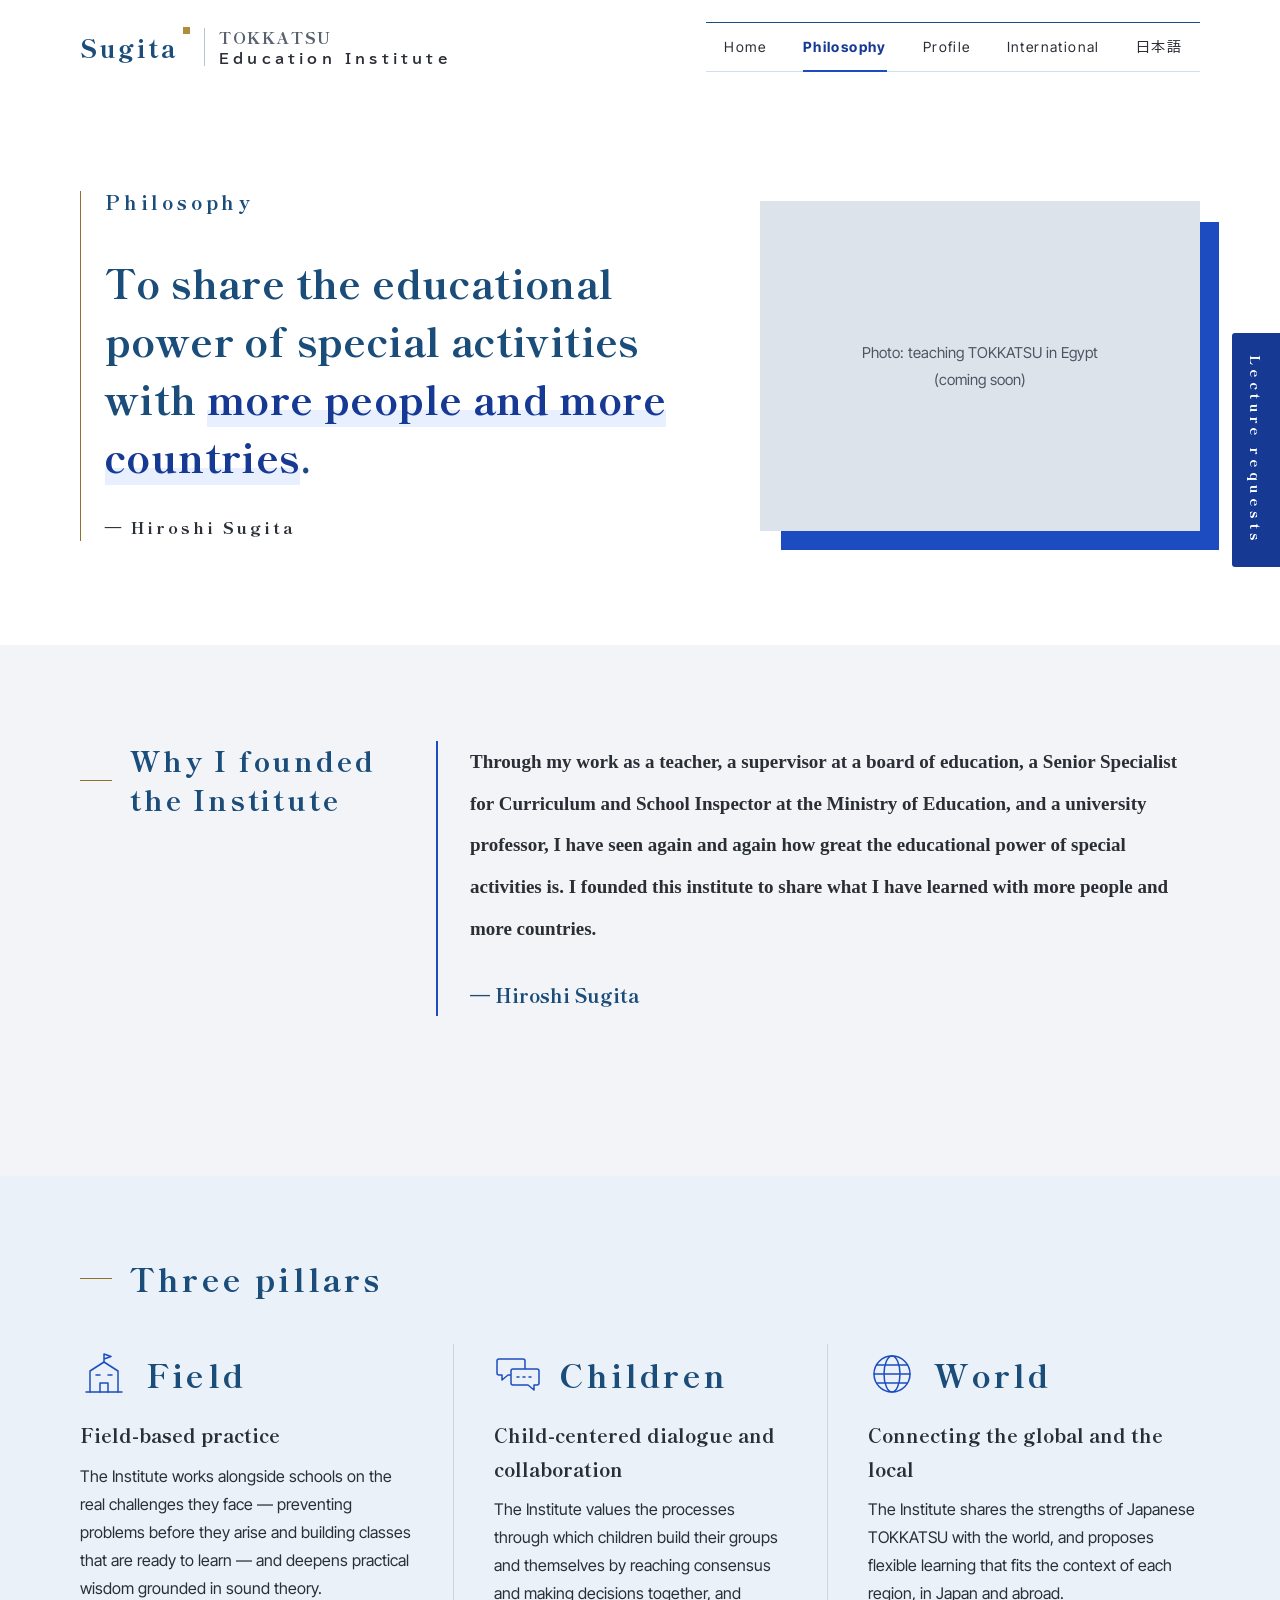
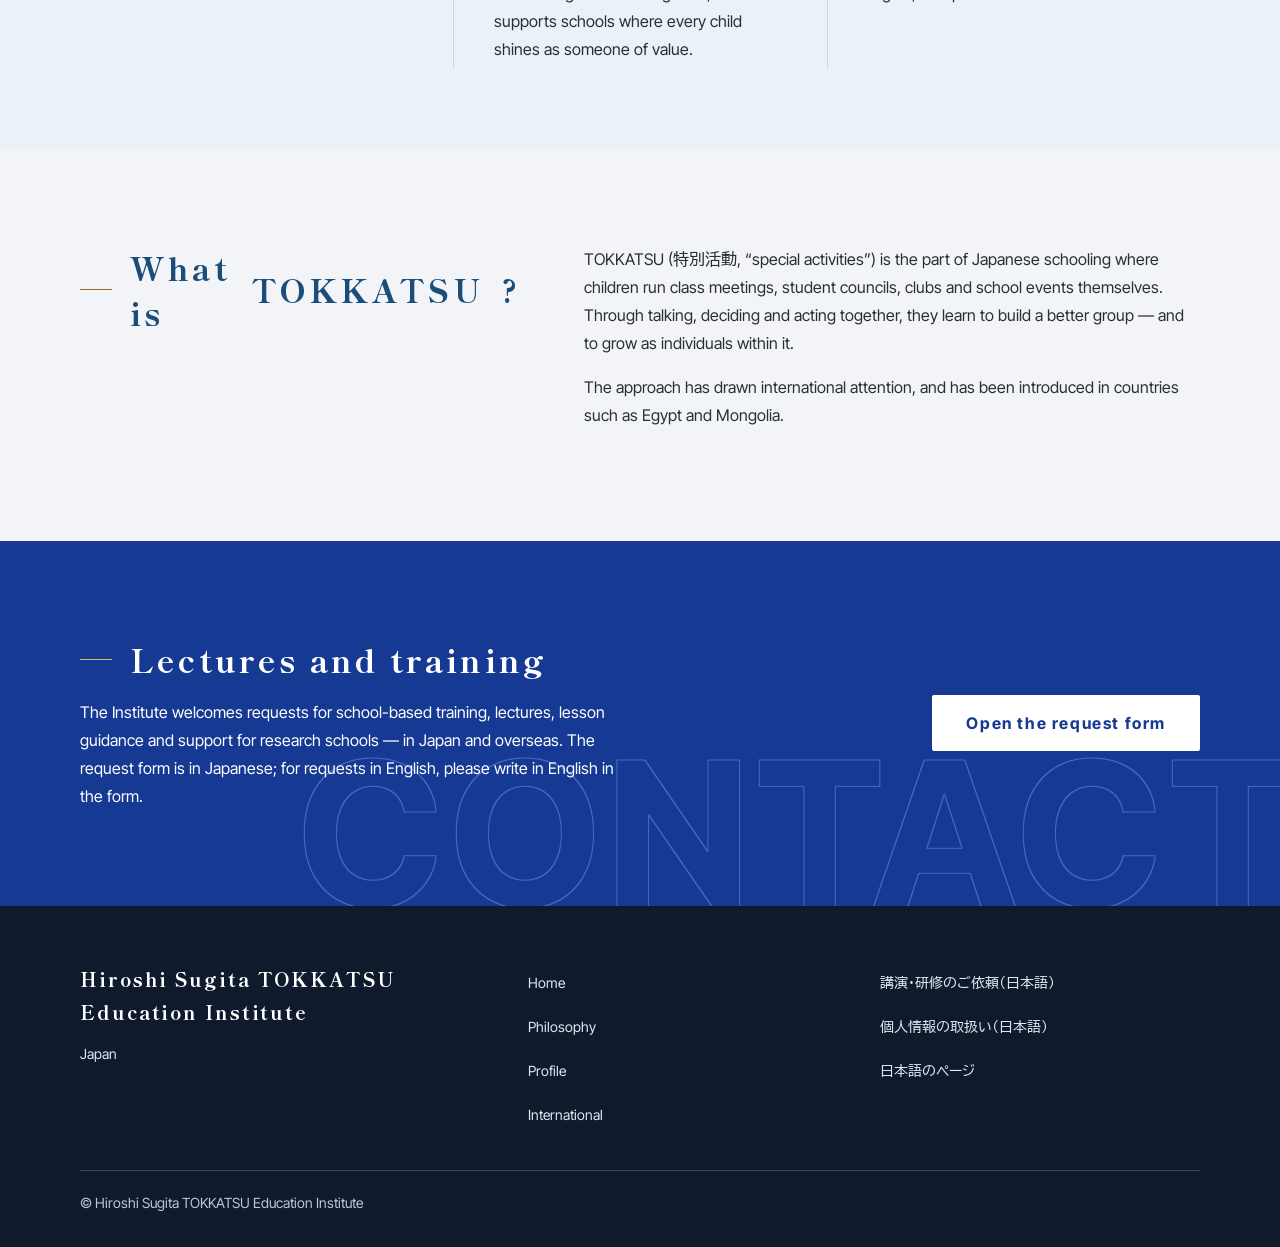
<file: en/philosophy.html>
<!DOCTYPE html>
<html lang="en">
<head>
<meta charset="utf-8">
<meta name="viewport" content="width=device-width, initial-scale=1">
<meta name="robots" content="noindex">
<title>Philosophy — Hiroshi Sugita TOKKATSU Education Institute</title>
<!-- 共有したときの画像と説明（tools/ogp_meta.py が書く） -->
<meta property="og:type" content="website">
<meta property="og:site_name" content="Hiroshi Sugita TOKKATSU Education Institute">
<meta property="og:title" content="Philosophy — Hiroshi Sugita TOKKATSU Education Institute">
<meta property="og:description" content="The philosophy and three pillars of the Hiroshi Sugita TOKKATSU Education Institute.">
<meta property="og:url" content="https://tokkatsu-web.github.io/sugita-tokkatsu-hp/en/philosophy.html">
<meta property="og:image" content="https://tokkatsu-web.github.io/sugita-tokkatsu-hp/img/ogp.png?v=618f7644">
<meta property="og:image:width" content="1200">
<meta property="og:image:height" content="630">
<meta property="og:locale" content="en_US">
<meta name="twitter:card" content="summary_large_image">
<!-- /OGP -->
<meta name="description" content="The philosophy and three pillars of the Hiroshi Sugita TOKKATSU Education Institute.">
<link rel="alternate" hreflang="ja" href="../about.html">
<link rel="preconnect" href="https://fonts.googleapis.com">
<link rel="preconnect" href="https://fonts.gstatic.com" crossorigin>
<link href="https://fonts.googleapis.com/css2?family=BIZ+UDPGothic:wght@400;700&family=Inter+Tight:wght@300;500;700&family=Shippori+Mincho+B1:wght@500;600;800&display=swap" rel="stylesheet">
<link rel="stylesheet" href="../assets/css/style.css?v=202610252030">
<link rel="stylesheet" href="../assets/css/pages.css?v=202610252030">
<link rel="stylesheet" href="../assets/css/en.css?v=202610252030">
<script>if(!matchMedia("(prefers-reduced-motion: reduce)").matches&&"IntersectionObserver" in window)document.documentElement.classList.add("js")</script>
</head>
<body class="en-page">
<!-- 要確認：英語はすべて下訳。先生の確認前 -->
<header class="top">
  <!-- 要確認：研究所の英語名 -->
  <a class="brand t6-logo" href="index.html" aria-label="Hiroshi Sugita TOKKATSU Education Institute"><span class="t6-n en-n">Sugita</span><span class="t6-dot" aria-hidden="true"></span><span class="t6-rule" aria-hidden="true"></span><span class="t6-s"><span translate="no">TOKKATSU</span><b>Education Institute</b></span></a>
  <nav class="nav t7-nav"><a href="index.html">Home</a><a href="philosophy.html" aria-current="page">Philosophy</a><a href="profile.html">Profile</a><a href="international.html">International</a><a class="en" href="../about.html" lang="ja">日本語</a></nav>
</header>
<section class="kao-word"><div class="w kao-word-photo">
  <div>
    <h1>Philosophy</h1>
    <blockquote lang="en" class="kao-en">To share the educational power of special activities with <em>more people and more countries</em>.</blockquote>
    <p class="kao-sign">— <span translate="no">Hiroshi Sugita</span></p>
  </div>
  <!-- 要確認：エジプトで特活を教えている写真（日本語ページと同じ写真を入れる） -->
  <figure class="kao-fig"><div class="kao-ph"><span>Photo: teaching <span translate="no">TOKKATSU</span> in Egypt<br>(coming soon)</span></div></figure>
</div></section>
<section class="sec band-gray"><div class="w pg-cols">
  <h2>Why I founded the Institute</h2>
  <div class="pg-quote pg3-yoko"><p>Through my work as a teacher, a supervisor at a board of education, a Senior Specialist for Curriculum and School Inspector at the Ministry of Education, and a university professor, I have seen again and again how great the educational power of special activities is. I founded this institute to share what I have learned with more people and more countries.</p><p class="pg-sign">— <span translate="no">Hiroshi Sugita</span></p></div>
</div></section>
<section class="sec" id="values"><div class="w"><h2>Three pillars</h2><div class="vals"><div class="val"><b class="t8-w"><svg class="t8-ic" viewBox="0 0 48 48" aria-hidden="true"><path pathLength="1" d="M6 42h36"/><path pathLength="1" d="M10 42V21l14-9 14 9v21"/><path pathLength="1" d="M20 42v-9h8v9"/><path pathLength="1" d="M16 25h4M28 25h4"/><path pathLength="1" d="M24 12V4l7 2.5L24 9"/></svg>Field</b><div><h3>Field-based practice</h3><p>The Institute works alongside schools on the real challenges they face — preventing problems before they arise and building classes that are ready to learn — and deepens practical wisdom grounded in sound theory.</p></div></div><div class="val"><b class="t8-w"><svg class="t8-ic" viewBox="0 0 48 48" aria-hidden="true"><path pathLength="1" d="M5 9h24a2 2 0 0 1 2 2v12a2 2 0 0 1-2 2H14l-6 5v-5H5a2 2 0 0 1-2-2V11a2 2 0 0 1 2-2z"/><path class="t8-fill" pathLength="1" d="M43 19H19a2 2 0 0 0-2 2v12a2 2 0 0 0 2 2h15l6 5v-5h3a2 2 0 0 0 2-2V21a2 2 0 0 0-2-2z"/><path pathLength="1" d="M23 27h2M29 27h2M35 27h2"/></svg>Children</b><div><h3>Child-centered dialogue and collaboration</h3><p>The Institute values the processes through which children build their groups and themselves by reaching consensus and making decisions together, and supports schools where every child shines as someone of value.</p></div></div><div class="val"><b class="t8-w"><svg class="t8-ic" viewBox="0 0 48 48" aria-hidden="true"><circle pathLength="1" cx="24" cy="24" r="18"/><ellipse pathLength="1" cx="24" cy="24" rx="8" ry="18"/><path pathLength="1" d="M6 24h36"/><path pathLength="1" d="M9 15h30M9 33h30"/></svg>World</b><div><h3>Connecting the global and the local</h3><p>The Institute shares the strengths of Japanese <span translate="no">TOKKATSU</span> with the world, and proposes flexible learning that fits the context of each region, in Japan and abroad.</p></div></div></div></div></section>
<section class="sec band-gray"><div class="w en-cols"><div><h2>What is <span translate="no">TOKKATSU</span>?</h2></div><div><p><span translate="no">TOKKATSU</span> (<span lang="ja">特別活動</span>, “special activities”) is the part of Japanese schooling where children run class meetings, student councils, clubs and school events themselves. Through talking, deciding and acting together, they learn to build a better group — and to grow as individuals within it.</p><p>The approach has drawn international attention, and has been introduced in countries such as Egypt and Mongolia.</p></div></div></section>
<section class="sec band-blue t8-host" id="contact"><svg class="t8-bg" viewBox="0 0 1300 200" aria-hidden="true"><defs><filter id="t8-CONTACT" x="-2%" y="-10%" width="104%" height="120%"><feMorphology in="SourceAlpha" operator="dilate" radius="1.2" result="d"/><feComposite in="d" in2="SourceAlpha" operator="out" result="o"/><feFlood flood-color="#4767c0"/><feComposite in2="o" operator="in"/></filter></defs><text x="1300" y="170" text-anchor="end" filter="url(#t8-CONTACT)">CONTACT</text></svg>
  <div class="w req">
    <div><h2 style="margin-bottom:16px">Lectures and training</h2><p>The Institute welcomes requests for school-based training, lectures, lesson guidance and support for research schools — in Japan and overseas. The request form is in Japanese; for requests in English, please write in English in the form.</p></div>
    <a class="btn" href="../request.html">Open the request form</a>
  </div>
</section>
<footer>
  <div class="w">
    <div><div class="nm"><span translate="no">Hiroshi Sugita</span> <span translate="no">TOKKATSU</span> Education Institute</div><!-- 要確認：住所の公開範囲 --><p>Japan</p></div>
    <div><a href="index.html">Home</a><a href="philosophy.html">Philosophy</a><a href="profile.html">Profile</a><a href="international.html">International</a></div>
    <div><a href="../request.html" lang="ja">講演・研修のご依頼（日本語）</a><a href="../privacy.html" lang="ja">個人情報の取扱い（日本語）</a><a href="../about.html" lang="ja">日本語のページ</a></div>
    <div class="c">© <span translate="no">Hiroshi Sugita</span> <span translate="no">TOKKATSU</span> Education Institute</div>
  </div>
</footer>
<a class="tab en-tab" href="#contact">Lecture requests</a>
<script src="../assets/js/motion.js?v=202610252030"></script>
<script src="../assets/js/nav.js?v=202610252030"></script>
</body>
</html>
</file>
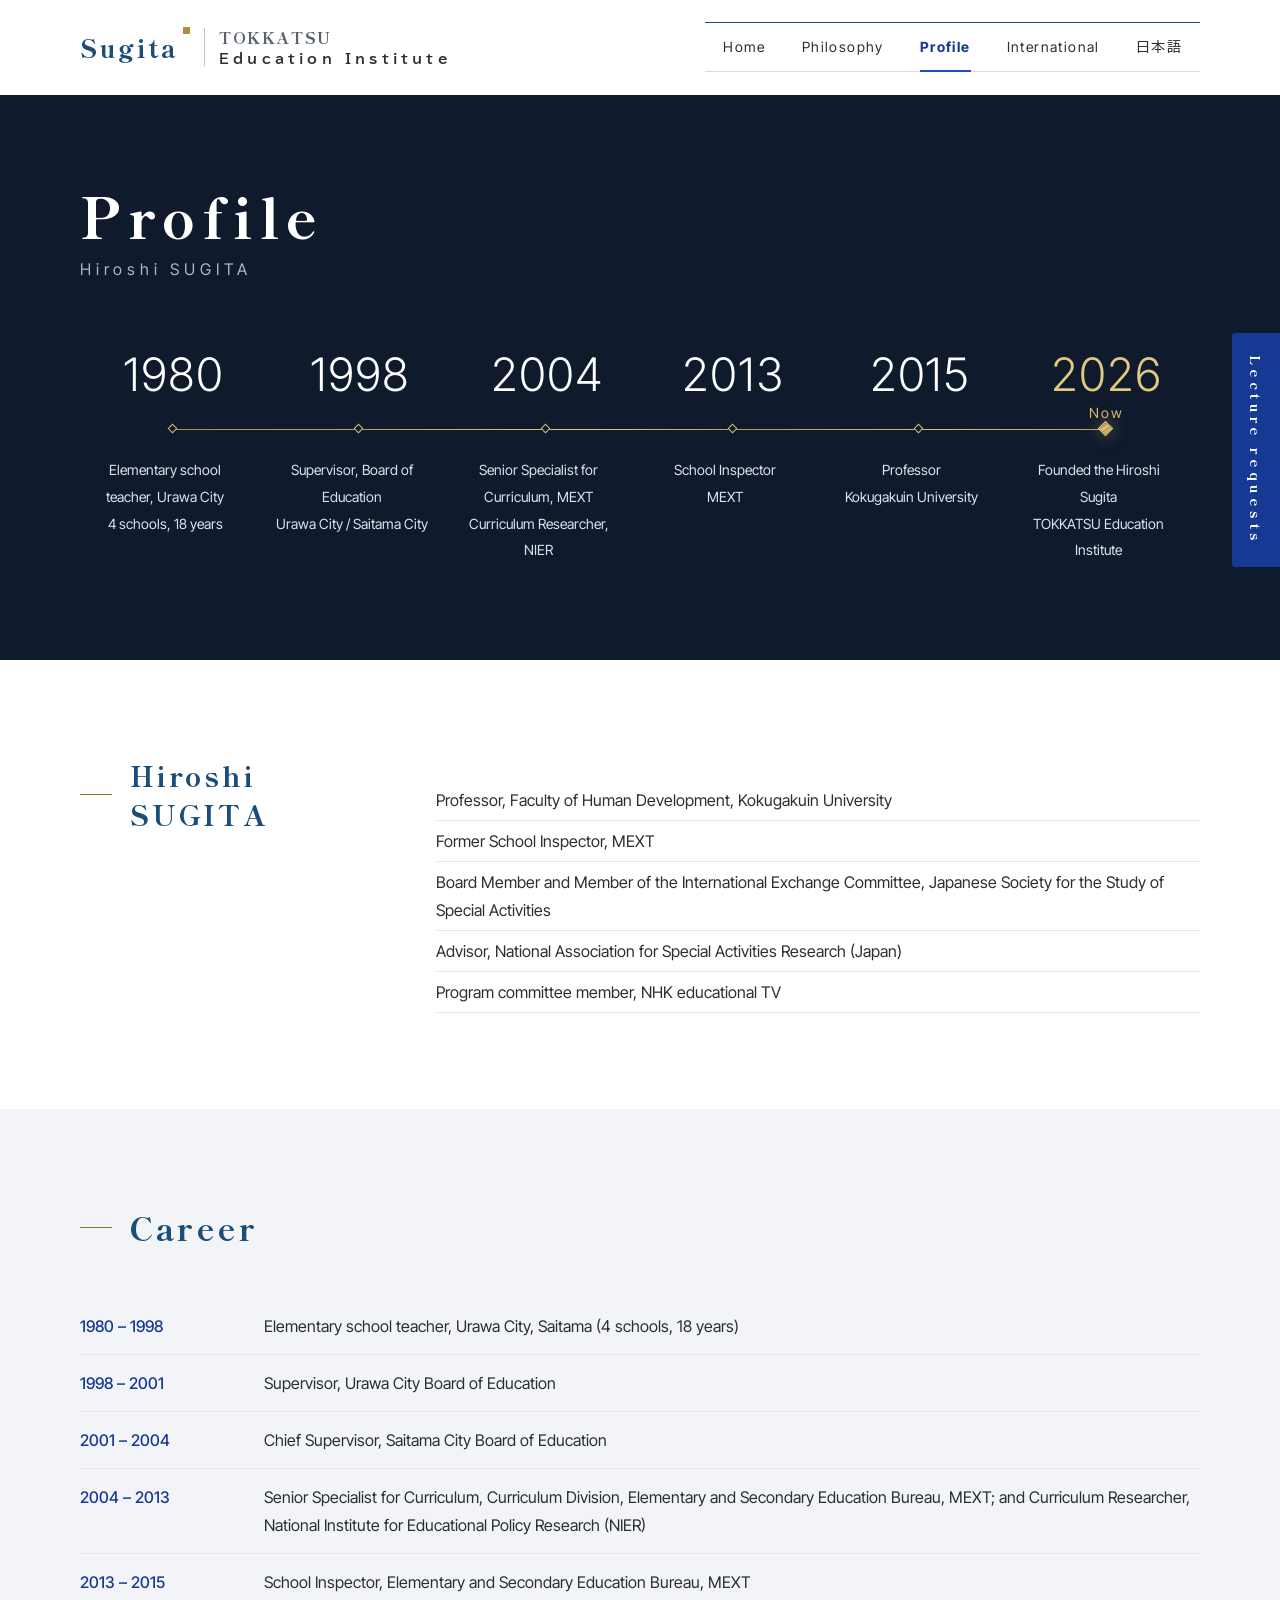
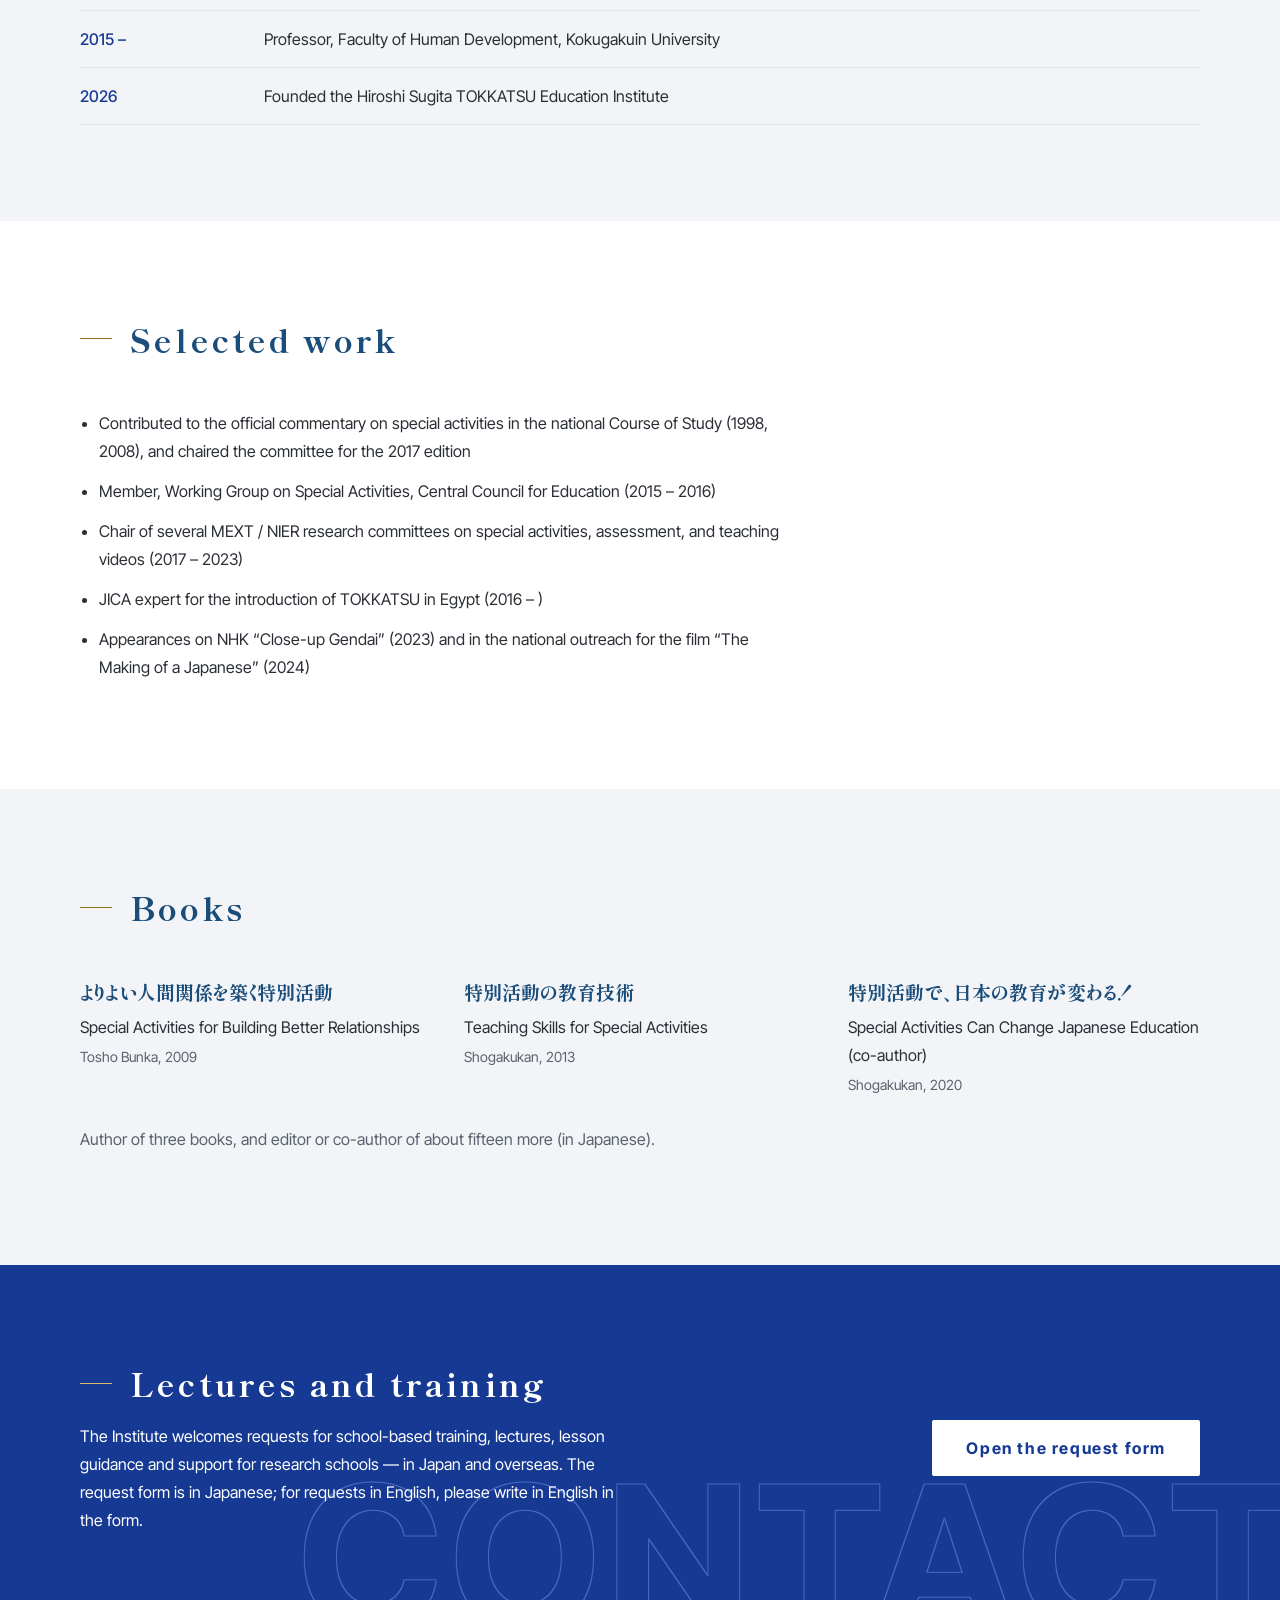
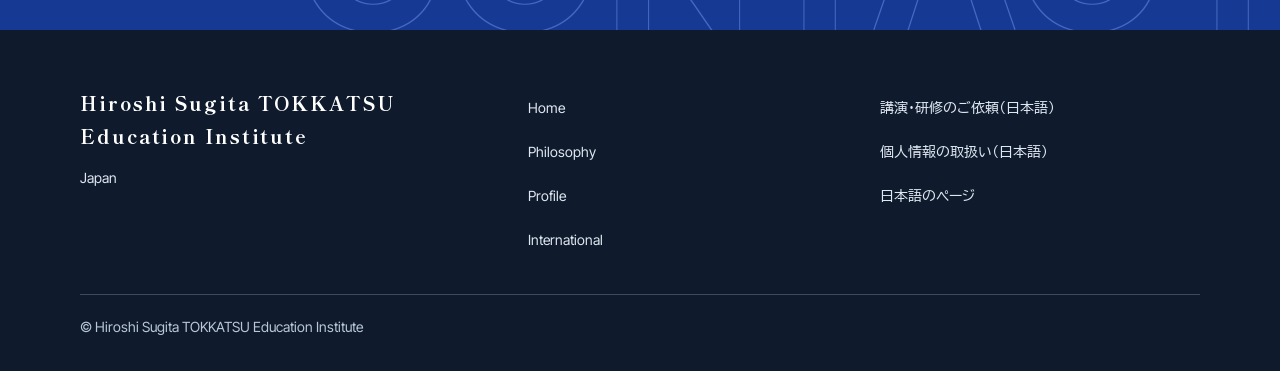
<file: en/profile.html>
<!DOCTYPE html>
<html lang="en">
<head>
<meta charset="utf-8">
<meta name="viewport" content="width=device-width, initial-scale=1">
<meta name="robots" content="noindex">
<title>Profile — Hiroshi Sugita TOKKATSU Education Institute</title>
<!-- 共有したときの画像と説明（tools/ogp_meta.py が書く） -->
<meta property="og:type" content="website">
<meta property="og:site_name" content="Hiroshi Sugita TOKKATSU Education Institute">
<meta property="og:title" content="Profile — Hiroshi Sugita TOKKATSU Education Institute">
<meta property="og:description" content="Profile and career of Hiroshi Sugita.">
<meta property="og:url" content="https://tokkatsu-web.github.io/sugita-tokkatsu-hp/en/profile.html">
<meta property="og:image" content="https://tokkatsu-web.github.io/sugita-tokkatsu-hp/img/ogp.png?v=618f7644">
<meta property="og:image:width" content="1200">
<meta property="og:image:height" content="630">
<meta property="og:locale" content="en_US">
<meta name="twitter:card" content="summary_large_image">
<!-- /OGP -->
<meta name="description" content="Profile and career of Hiroshi Sugita.">
<link rel="alternate" hreflang="ja" href="../profile.html">
<link rel="preconnect" href="https://fonts.googleapis.com">
<link rel="preconnect" href="https://fonts.gstatic.com" crossorigin>
<link href="https://fonts.googleapis.com/css2?family=BIZ+UDPGothic:wght@400;700&family=Inter+Tight:wght@300;500;700&family=Shippori+Mincho+B1:wght@500;600;800&display=swap" rel="stylesheet">
<link rel="stylesheet" href="../assets/css/style.css?v=202610252030">
<link rel="stylesheet" href="../assets/css/pages.css?v=202610252030">
<link rel="stylesheet" href="../assets/css/en.css?v=202610252030">
<script>if(!matchMedia("(prefers-reduced-motion: reduce)").matches&&"IntersectionObserver" in window)document.documentElement.classList.add("js")</script>
</head>
<body class="en-page">
<!-- 要確認：英語はすべて下訳。先生の確認前 -->
<header class="top">
  <!-- 要確認：研究所の英語名 -->
  <a class="brand t6-logo" href="index.html" aria-label="Hiroshi Sugita TOKKATSU Education Institute"><span class="t6-n en-n">Sugita</span><span class="t6-dot" aria-hidden="true"></span><span class="t6-rule" aria-hidden="true"></span><span class="t6-s"><span translate="no">TOKKATSU</span><b>Education Institute</b></span></a>
  <nav class="nav t7-nav"><a href="index.html">Home</a><a href="philosophy.html">Philosophy</a><a href="profile.html" aria-current="page">Profile</a><a href="international.html">International</a><a class="en" href="../profile.html" lang="ja">日本語</a></nav>
</header>
<section class="kao-path"><div class="w">
  <h1>Profile</h1><p class="kao-sub" translate="no">Hiroshi SUGITA</p>
  <ol class="kao-years"><li><b>1980</b><i></i><span>Elementary school teacher, Urawa City<br>4 schools, 18 years</span></li><li><b>1998</b><i></i><span>Supervisor, Board of Education<br>Urawa City / Saitama City</span></li><li><b>2004</b><i></i><span>Senior Specialist for Curriculum, MEXT<br>Curriculum Researcher, NIER</span></li><li><b>2013</b><i></i><span>School Inspector<br>MEXT</span></li><li><b>2015</b><i></i><span>Professor<br><span translate="no">Kokugakuin University</span></span></li><li class="kao-cur"><b>2026</b><small class="kao-now">Now</small><i></i><span>Founded the <span translate="no">Hiroshi Sugita</span><br><span translate="no">TOKKATSU</span> Education Institute</span></li></ol>
</div></section>
<section class="sec"><div class="w pg-cols">
  <h2 translate="no">Hiroshi SUGITA</h2>
  <!-- 要確認：肩書きの英訳 -->
  <ul class="pg-roles"><li>Professor, Faculty of Human Development, <span translate="no">Kokugakuin University</span></li><li>Former School Inspector, <span translate="no">MEXT</span></li><li>Board Member and Member of the International Exchange Committee, Japanese Society for the Study of Special Activities</li><li>Advisor, National Association for Special Activities Research (Japan)</li><li>Program committee member, NHK educational TV</li></ul>
</div></section>
<section class="sec band-gray"><div class="w"><h2>Career</h2><ol class="en-career"><li><time>1980 – 1998</time><span>Elementary school teacher, Urawa City, Saitama (4 schools, 18 years)</span></li><li><time>1998 – 2001</time><span>Supervisor, Urawa City Board of Education</span></li><li><time>2001 – 2004</time><span>Chief Supervisor, Saitama City Board of Education</span></li><li><time>2004 – 2013</time><span>Senior Specialist for Curriculum, Curriculum Division, Elementary and Secondary Education Bureau, <span translate="no">MEXT</span>; and Curriculum Researcher, National Institute for Educational Policy Research (NIER)</span></li><li><time>2013 – 2015</time><span>School Inspector, Elementary and Secondary Education Bureau, <span translate="no">MEXT</span></span></li><li><time>2015 –</time><span>Professor, Faculty of Human Development, <span translate="no">Kokugakuin University</span></span></li><li><time>2026</time><span>Founded the <span translate="no">Hiroshi Sugita</span> <span translate="no">TOKKATSU</span> Education Institute</span></li></ol></div></section>
<section class="sec"><div class="w"><h2>Selected work</h2><ul class="en-list"><li>Contributed to the official commentary on special activities in the national Course of Study (1998, 2008), and chaired the committee for the 2017 edition</li><li>Member, Working Group on Special Activities, Central Council for Education (2015 – 2016)</li><li>Chair of several <span translate="no">MEXT</span> / NIER research committees on special activities, assessment, and teaching videos (2017 – 2023)</li><li>JICA expert for the introduction of <span translate="no">TOKKATSU</span> in Egypt (2016 – )</li><li>Appearances on NHK “Close-up Gendai” (2023) and in the national outreach for the film “The Making of a Japanese” (2024)</li></ul></div></section>
<section class="sec band-gray"><div class="w"><h2>Books</h2><ul class="en-books"><li><b lang="ja">よりよい人間関係を築く特別活動</b><span>Special Activities for Building Better Relationships</span><small>Tosho Bunka, 2009</small></li><li><b lang="ja">特別活動の教育技術</b><span>Teaching Skills for Special Activities</span><small>Shogakukan, 2013</small></li><li><b lang="ja">特別活動で、日本の教育が変わる！</b><span>Special Activities Can Change Japanese Education (co-author)</span><small>Shogakukan, 2020</small></li></ul><p class="en-note">Author of three books, and editor or co-author of about fifteen more (in Japanese).</p></div></section>
<section class="sec band-blue t8-host" id="contact"><svg class="t8-bg" viewBox="0 0 1300 200" aria-hidden="true"><defs><filter id="t8-CONTACT" x="-2%" y="-10%" width="104%" height="120%"><feMorphology in="SourceAlpha" operator="dilate" radius="1.2" result="d"/><feComposite in="d" in2="SourceAlpha" operator="out" result="o"/><feFlood flood-color="#4767c0"/><feComposite in2="o" operator="in"/></filter></defs><text x="1300" y="170" text-anchor="end" filter="url(#t8-CONTACT)">CONTACT</text></svg>
  <div class="w req">
    <div><h2 style="margin-bottom:16px">Lectures and training</h2><p>The Institute welcomes requests for school-based training, lectures, lesson guidance and support for research schools — in Japan and overseas. The request form is in Japanese; for requests in English, please write in English in the form.</p></div>
    <a class="btn" href="../request.html">Open the request form</a>
  </div>
</section>
<footer>
  <div class="w">
    <div><div class="nm"><span translate="no">Hiroshi Sugita</span> <span translate="no">TOKKATSU</span> Education Institute</div><!-- 要確認：住所の公開範囲 --><p>Japan</p></div>
    <div><a href="index.html">Home</a><a href="philosophy.html">Philosophy</a><a href="profile.html">Profile</a><a href="international.html">International</a></div>
    <div><a href="../request.html" lang="ja">講演・研修のご依頼（日本語）</a><a href="../privacy.html" lang="ja">個人情報の取扱い（日本語）</a><a href="../profile.html" lang="ja">日本語のページ</a></div>
    <div class="c">© <span translate="no">Hiroshi Sugita</span> <span translate="no">TOKKATSU</span> Education Institute</div>
  </div>
</footer>
<a class="tab en-tab" href="#contact">Lecture requests</a>
<script src="../assets/js/motion.js?v=202610252030"></script>
<script src="../assets/js/nav.js?v=202610252030"></script>
</body>
</html>
</file>
<file: assets/css/style.css>
/* 杉田洋 TOKKATSU 教育研究所　共通のスタイル（見本 v9 から。v1〜v13 の直しを順に重ねた形） */
/* 杉田洋 TOKKATSU 教育研究所　共通のスタイル（見本 v4 から切り出し） */
:root{
  --ai:#1b4d7a;      /* 藍：見出し・線・塗り */
  --ai-deep:#123456; /* 濃藍：フッター */
  --ai-pale:#e4ecf3; /* 薄藍：地図の空きマス */
  --sumi:#2a2e35;    /* 墨：本文 */
  --nezu:#5d6670;    /* 鼠：補足 */
  --shu:#b23a2e;     /* 朱：落款だけ */
  --line:#cfd9e3;
  --mincho:"Shippori Mincho B1","Hiragino Mincho ProN","Yu Mincho",serif;
  --goth:"BIZ UDPGothic","Hiragino Kaku Gothic ProN","Yu Gothic",Meiryo,sans-serif;
}
*{box-sizing:border-box}
body{margin:0;background:#fff;color:var(--sumi);font-family:var(--goth);font-size:16px;line-height:1.95;font-feature-settings:"palt" 1}
a{color:var(--ai)}
a:focus-visible,button:focus-visible{outline:3px solid var(--ai);outline-offset:3px}
.w{max-width:1200px;margin:0 auto;padding:0 40px}

/* header */
.top{display:flex;align-items:center;justify-content:space-between;gap:24px;padding:22px 40px;max-width:1200px;margin:0 auto}
.brand{display:flex;align-items:center;gap:14px;text-decoration:none;color:var(--sumi);min-height:44px}
.seal{width:44px;height:44px;flex:0 0 auto}
.brand span{font-family:var(--mincho);font-weight:800;font-size:16px;letter-spacing:.1em}
.nav{display:flex;gap:26px;font-size:14px}
.nav a{text-decoration:none;color:var(--sumi);display:inline-flex;align-items:center;min-height:48px;padding:0 6px;min-width:48px;justify-content:center}
.nav a:hover{color:var(--ai);text-decoration:underline;text-underline-offset:6px}

/* hero */
.hero{display:grid;grid-template-columns:1fr 300px 230px;gap:48px;align-items:start;max-width:1200px;margin:0 auto;padding:56px 40px 96px}
.who{padding-top:40px}
.role{font-size:14px;color:var(--nezu);margin:0 0 26px;line-height:1.8}
h1{margin:0;font-family:var(--mincho);font-weight:800;color:var(--ai);line-height:1.15}
h1 .n{display:block;font-size:88px;letter-spacing:.1em}
h1 rt{font-family:var(--goth);font-weight:400;font-size:13px;letter-spacing:.35em;color:var(--nezu)}
h1 .l{display:block;font-size:25px;font-weight:800;letter-spacing:.1em;margin-top:22px;color:var(--sumi)}
.lead{margin:48px 0 0;max-width:30em;font-size:16px}
.photo{aspect-ratio:3/4;background:var(--ai-pale);display:grid;place-items:center;color:var(--nezu);font-size:14px}
.catch{writing-mode:vertical-rl;font-family:var(--mincho);font-weight:800;color:var(--ai);font-size:32px;line-height:1.75;letter-spacing:.1em;margin:0;justify-self:end}
.catch span{display:block}
.catch span:nth-child(2){padding-top:2em}
.catch span:nth-child(3){padding-top:4em}
.catch small{display:block;font-size:14px;color:var(--nezu);letter-spacing:.1em;margin-right:28px;font-weight:500;padding-top:1em}
@keyframes ink{from{clip-path:inset(0 0 100% 0)}to{clip-path:inset(0 0 0 0)}}
.catch{animation:ink 1.6s cubic-bezier(.3,.1,.2,1) .2s both}
@media (prefers-reduced-motion:reduce){.catch{animation:none}}

/* sections */
.sec{padding:96px 0;border-top:1px solid var(--line)}
h2{font-family:var(--mincho);font-weight:800;color:var(--ai);font-size:32px;letter-spacing:.1em;margin:0 0 48px;line-height:1.4}

/* values */
.vals{display:grid;gap:0}
.val{display:grid;grid-template-columns:220px 1fr;gap:40px;padding:34px 0;border-bottom:1px solid var(--line)}
.val:first-child{padding-top:0}
.val b{font-family:var(--mincho);font-weight:800;font-size:32px;color:var(--ai);letter-spacing:.1em;line-height:1.2}
.val h3{margin:0 0 6px;font-size:19px;font-family:var(--mincho);font-weight:800}
.val p{margin:0;max-width:36em}

/* path */
.path{position:relative;display:grid;grid-template-columns:repeat(6,1fr);gap:0;margin-top:8px}
.path::before{content:"";position:absolute;left:0;right:0;top:44px;height:2px;background:var(--ai)}
.step{position:relative;padding-right:16px}
.step .y{font-family:var(--mincho);font-weight:800;font-size:25px;color:var(--ai);letter-spacing:.1em}
.step .y small{font-size:14px;color:var(--nezu);margin-left:4px;font-family:var(--goth)}
.step i{display:block;width:13px;height:13px;border-radius:50%;background:#fff;border:2px solid var(--ai);margin:4px 0 18px}
.step:last-child i{background:var(--ai)}
.step p{margin:0;font-size:14px;line-height:1.75}
.path-note{margin:48px 0 0;font-size:14px;color:var(--nezu);max-width:44em}

/* where */
.where{display:grid;grid-template-columns:1.15fr 1fr;gap:64px;align-items:start}
.tilemap{width:100%;height:auto;display:block}
.tilemap rect.on{fill:var(--ai)} .tilemap rect.off{fill:var(--ai-pale)}
.tilemap text{font-family:var(--goth);font-size:12px;pointer-events:none}
.big{font-family:var(--mincho);font-weight:800;color:var(--ai);font-size:19px;line-height:1.7;margin:0 0 28px}
.big em{font-style:normal;font-size:64px;line-height:1;margin:0 4px;vertical-align:-6px}
.kinds{list-style:none;padding:0;margin:0 0 40px;border-top:1px solid var(--line)}
.kinds li{display:flex;justify-content:space-between;padding:10px 0;border-bottom:1px solid var(--line);font-size:14px}
.kinds li span:last-child{font-variant-numeric:tabular-nums;font-weight:700}
.abroad{margin:0}
.abroad dt{font-family:var(--mincho);font-weight:800;color:var(--ai);font-size:19px;margin-top:18px}
.abroad dd{margin:2px 0 0;font-size:14px}
.legend{font-size:14px;color:var(--nezu);margin-top:12px;display:flex;gap:20px}
.legend span::before{content:"";display:inline-block;width:12px;height:12px;margin-right:6px;vertical-align:-1px;background:var(--ai)}
.legend span+span::before{background:var(--ai-pale)}

/* news */
.news{list-style:none;margin:0;padding:0}
.news li{display:grid;grid-template-columns:140px 1fr;gap:24px;padding:18px 0;border-bottom:1px solid var(--line)}
.news time{font-family:var(--mincho);color:var(--ai);font-weight:800;letter-spacing:.1em}

/* books */
.shelf{display:flex;align-items:flex-end;gap:10px;border-bottom:6px solid var(--ai);padding:0 8px;overflow-x:auto}
.spine{writing-mode:vertical-rl;color:#fff;font-family:var(--mincho);font-weight:800;font-size:16px;letter-spacing:.1em;
  padding:22px 0;width:58px;display:flex;justify-content:space-between;align-items:center;text-decoration:none;flex:0 0 auto}
.spine small{font-family:var(--goth);font-size:14px;letter-spacing:.1em;opacity:.9}
.spine:hover{transform:translateY(-8px)}
.spine{transition:transform .2s}
.s1{background:#1b4d7a;height:330px}.s2{background:#24639a;height:300px;width:52px}.s3{background:#123456;height:350px;width:64px}
.s4{background:#2f6f8f;height:315px}.s5{background:#1b4d7a;height:290px;width:50px}.s6{background:#3a5f86;height:325px}
.shelf-note{font-size:14px;color:var(--nezu);margin-top:16px}

/* request */
.req{display:grid;grid-template-columns:1fr auto;gap:48px;align-items:center}
.req p{margin:0;max-width:34em}
.btn{display:inline-flex;align-items:center;justify-content:center;min-height:56px;padding:0 34px;background:var(--ai);color:#fff;text-decoration:none;font-weight:700;border-radius:2px;letter-spacing:.1em}
.btn:hover{background:var(--ai-deep)}

/* bookmark tab */
.tab{position:fixed;right:0;top:50%;transform:translateY(-50%);z-index:20;writing-mode:vertical-rl;background:var(--ai);color:#fff;
  text-decoration:none;font-family:var(--mincho);font-weight:800;letter-spacing:.3em;padding:22px 12px;font-size:14px;border-radius:3px 0 0 3px}
.tab:hover{padding-right:18px}

footer{background:var(--ai-deep);color:#dfe8f1;padding:56px 0 32px;font-size:14px}
footer .w{display:grid;grid-template-columns:1.3fr 1fr 1fr;gap:32px}
footer a{color:#dfe8f1;text-decoration:none;display:flex;align-items:center;min-height:44px}
footer .nm{font-family:var(--mincho);font-weight:800;font-size:19px;letter-spacing:.1em;color:#fff}
footer .c{grid-column:1/-1;border-top:1px solid rgba(255,255,255,.2);padding-top:20px;font-size:14px;color:#b9c8d8}

@media (max-width:960px){
  .hero{grid-template-columns:1fr 110px;padding:24px 20px 64px;gap:24px}
  .photo{order:3;max-width:360px;width:100%;aspect-ratio:4/3}
  .hero{grid-template-columns:1fr}
  .catch{order:2;writing-mode:horizontal-tb;justify-self:start;font-size:19px;line-height:1.7;letter-spacing:.1em;border-left:3px solid var(--ai);padding-left:16px}
  .catch span:nth-child(n){padding-top:0}
  .catch small{margin:12px 0 0;padding:0;font-size:14px;letter-spacing:.1em}
  .brand span{font-size:14px;letter-spacing:0}
  .who{padding-top:8px}
  h1 .n{font-size:64px} h1 .l{font-size:16px;margin-top:14px}
  .w,.top{padding-left:20px;padding-right:20px}
  .nav a:not(.en){display:none}
  .sec{padding:64px 0} h2{font-size:25px;margin-bottom:32px}
  .val{grid-template-columns:1fr;gap:6px}.val b{font-size:32px}
  .path{grid-template-columns:1fr;gap:22px}
  .path::before{left:6px;right:auto;top:8px;bottom:8px;width:2px;height:auto}
  .step{display:grid;grid-template-columns:22px 80px 1fr;align-items:baseline;gap:8px}
  .step i{margin:0}.step .y{font-size:19px}
  .where,.req{grid-template-columns:1fr;gap:36px}
  .news li{grid-template-columns:1fr;gap:0}
  footer .w{grid-template-columns:1fr}
  .tab{top:auto;bottom:0;left:0;right:0;transform:none;writing-mode:horizontal-tb;text-align:center;border-radius:0;padding:16px;letter-spacing:.1em}
  .tab:hover{padding-right:16px}
  body{padding-bottom:56px}
}

/* ===== v3：青とグレーを足す ===== */
:root{
  --cobalt:#1d4cc0;   /* 群青：動くもの・押すもの */
  --cobalt-d:#163a94;
  --gray-1:#f2f4f7;   /* 薄灰：帯の地 */
  --gray-2:#e3e7ed;   /* 灰：線 */
  --gray-4:#59626e;   /* 中灰：補足（薄灰の上でも5:1以上） */
  --night:#0f1b2d;    /* 夜藍：地図の帯 */
  --night-2:#1c2b42;
  --latin:"Inter Tight","Helvetica Neue",Arial,sans-serif;
  --line:var(--gray-2);
}
a{color:var(--cobalt-d)}
a:focus-visible{outline-color:var(--cobalt)}
.nav a:hover{color:var(--cobalt-d)}
.hero{position:relative}
.hero>*:not(.hero-panel):not(.wordmark){position:relative;z-index:1}
.hero-panel{position:absolute;z-index:0;top:0;bottom:0;right:0;width:46%;background:linear-gradient(180deg,var(--gray-1),#e9edf3)}
.wordmark{position:absolute;z-index:0;left:24px;bottom:-14px;font-family:var(--latin);font-weight:700;font-size:150px;letter-spacing:.06em;line-height:1;
  color:transparent;-webkit-text-stroke:1px #c9d2de;pointer-events:none;white-space:nowrap}
.photo{background:#d5dde8;color:#4c5663;box-shadow:24px 24px 0 -1px var(--cobalt)}
.role{color:var(--gray-4)}
h1 .l{font-family:var(--latin);font-weight:500;letter-spacing:.3em;font-size:19px;color:var(--gray-4)}
h1 .l::first-line{color:inherit}
.catch small{color:var(--gray-4)}
.sec{border-top:0}
.band-gray{background:var(--gray-1)}
/* timeline */
.step .y{font-family:var(--latin);font-weight:300;font-size:32px;color:var(--cobalt-d);letter-spacing:0}
.path::before{top:62px;background:linear-gradient(90deg,var(--gray-2),var(--cobalt) 85%)}
.step i{border-color:var(--cobalt)}
.step:last-child i{background:var(--cobalt);box-shadow:0 0 0 6px rgba(29,76,192,.2)}
.path-note{color:var(--gray-4)}
/* dark map band */
.band-dark{background:var(--night);color:#e8eef6}
.band-dark h2{color:#fff}
.tilemap rect.on{fill:var(--cobalt)}
.tilemap rect.off{fill:var(--night-2)}
.band-dark .big{color:#fff;font-family:var(--mincho)}
.band-dark .big em{font-family:var(--latin);font-weight:300;font-size:88px;color:#8fb0ff;vertical-align:-12px}
.band-dark .kinds{border-color:#2b3c57}
.band-dark .kinds li{border-color:#2b3c57}
.band-dark .kinds li span:last-child{font-family:var(--latin);font-weight:500;font-size:16px}
.abroad-h{font-family:var(--mincho);font-size:19px;color:#fff;margin:0}
.band-dark .abroad dt{color:#a9c3ff}
.band-dark .abroad dd{color:#cfd9e6}
.band-dark .legend{color:#a9b7c9}
.band-dark .legend span::before{background:var(--cobalt)}
.band-dark .legend span+span::before{background:var(--night-2);outline:1px solid #3a4c68}
.band-dark a{color:#a9c3ff}
/* books */
.shelf{border-bottom-color:#9aa6b6}

.shelf-note{color:var(--gray-4)}
/* news */
.news time{font-family:var(--latin);font-weight:500;color:var(--cobalt-d);letter-spacing:.1em}
/* request */
.band-blue{background:var(--cobalt-d);color:#fff}
.band-blue h2{color:#fff}
.band-blue .btn{background:#fff;color:var(--cobalt-d)}
.band-blue .btn:hover{background:#e8efff}
.tab{background:var(--cobalt-d)}
footer{background:var(--night)}
@media (max-width:960px){
  .hero-panel{width:100%;top:auto;height:46%}
  .wordmark{font-size:64px;left:12px;bottom:-6px}
  .photo{box-shadow:14px 14px 0 -1px var(--cobalt);width:88%}
  .step .y{font-size:25px}
  .path::before{background:linear-gradient(180deg,var(--gray-2),var(--cobalt))}
  .band-dark .big em{font-size:64px}
  .catch{border-left-color:var(--cobalt)}
}

/* covers */
.covers{display:grid;grid-template-columns:repeat(6,1fr);gap:28px 22px}
.cover{text-decoration:none;color:var(--sumi);display:block}
.cover .art{position:relative;display:block;aspect-ratio:1/1.42;background:#fff;box-shadow:0 1px 0 #d5dbe3,0 14px 28px -16px rgba(15,27,45,.35);transition:transform .2s}
.cover:hover .art{transform:translateY(-6px)}
.cover img{position:absolute;inset:0;width:100%;height:100%;object-fit:cover}
.cover .fb{position:absolute;inset:0;display:flex;flex-direction:column;justify-content:space-between;padding:14px 12px 12px;
  background:linear-gradient(180deg,#fff 0 72%,var(--gray-1) 72%);border-top:6px solid var(--cobalt-d)}
.cover .fb b{font-family:var(--mincho);font-weight:800;font-size:14px;line-height:1.55;color:var(--ai)}
.cover .fb small{font-size:14px;color:var(--gray-4)}
.cover .cap{display:block;margin-top:14px;line-height:1.6}
.cover .cap b{display:block;font-size:14px;font-weight:700}
.cover .cap small{font-size:14px;color:var(--gray-4)}
.cover:focus-visible .art{outline:3px solid var(--cobalt);outline-offset:4px}
.hero-panel{right:calc((100% - 100vw)/2);width:calc(46% + (100vw - 100%)/2)}
@media (max-width:960px){.covers{grid-template-columns:repeat(2,1fr)}.hero-panel{right:0;width:100%}}

/* ===== v5：動き（目立たせすぎない・一度だけ） ===== */
/* 飾りの TOKKATSU：線で描く */
.wordmark{font-size:0;-webkit-text-stroke:0;bottom:-14px}
.t5-wm{display:block;width:880px;height:150px;overflow:visible}
body{overflow-x:clip}
.t5-wm text{font-family:var(--latin);font-weight:700;font-size:150px;letter-spacing:.06em;fill:none;stroke:#c9d2de;stroke-width:1}
/* 年表の写真 */
.t5-ph{display:grid;place-items:center;aspect-ratio:4/3;margin:18px 16px 0 0;background:#dde3eb;color:#4c5663;font-size:14px;line-height:1.5;text-align:center;padding:8px;overflow:hidden;position:relative}
.t5-ph img{position:absolute;inset:0;width:100%;height:100%;object-fit:cover;filter:grayscale(.15)}
/* ナビの下線：左からのびる */
.nav a{position:relative}
.nav a::after{content:"";position:absolute;left:6px;right:6px;bottom:10px;height:1px;background:currentColor;transform:scaleX(0);transform-origin:left;transition:transform .35s cubic-bezier(.2,.7,.2,1)}
.nav a:hover{text-decoration:none}
.nav a:hover::after{transform:scaleX(1)}
/* 依頼ボタン：地が左から満ちる */
.btn{position:relative;overflow:hidden;isolation:isolate;transition:color .35s}
.btn::before{content:"";position:absolute;inset:0;background:var(--night);transform:scaleX(0);transform-origin:left;transition:transform .45s cubic-bezier(.2,.7,.2,1);z-index:-1}
.band-blue .btn:hover{background:#fff;color:#fff}
.band-blue .btn:hover::before{transform:scaleX(1)}

/* ---- ここから下は「動きを減らす」設定でない時だけ ---- */
.js .rv{opacity:0;transform:translateY(28px);transition:opacity 1s cubic-bezier(.2,.7,.2,1) var(--d,0s),transform 1s cubic-bezier(.2,.7,.2,1) var(--d,0s)}
.js .rv.in{opacity:1;transform:none}
/* ヒーロー：開いたときに順に */
.js .hero-panel{animation:t5-wipe 1.2s cubic-bezier(.7,0,.2,1) both}
@keyframes t5-wipe{from{clip-path:inset(0 0 0 100%)}to{clip-path:inset(0 0 0 0)}}
.js .hero .role,.js .hero h1 .n,.js .hero h1 .l,.js .hero .lead{animation:t5-up 1s cubic-bezier(.2,.7,.2,1) both}
.js .hero .role{animation-delay:.35s}
.js .hero h1 .n{animation-delay:.5s}
.js .hero h1 .l{animation-delay:.8s}
.js .hero .lead{animation-delay:1s}
@keyframes t5-up{from{opacity:0;transform:translateY(26px)}to{opacity:1;transform:none}}
.js .photo{animation:t5-photo 1.3s cubic-bezier(.2,.7,.2,1) .45s both}
@keyframes t5-photo{from{opacity:0;transform:scale(1.04);box-shadow:0 0 0 -1px var(--cobalt)}60%{opacity:1}to{opacity:1;transform:none;box-shadow:24px 24px 0 -1px var(--cobalt)}}
.js .catch{animation-delay:1s}
.js .t5-wm text{stroke-dasharray:1000;stroke-dashoffset:1000;animation:t5-draw 3.2s cubic-bezier(.4,0,.2,1) .7s forwards}
@keyframes t5-draw{to{stroke-dashoffset:0}}
.wordmark{will-change:transform}
/* 年表：線がのびて、点が順にともる */
.js .path::before{transform:scaleX(0);transform-origin:left;transition:transform 1.8s cubic-bezier(.6,0,.2,1)}
.js .path.in::before{transform:scaleX(1)}
.js .path .step{opacity:0;transform:translateY(20px);transition:opacity .8s,transform .8s cubic-bezier(.2,.7,.2,1);transition-delay:calc(var(--i)*.22s + .2s)}
.js .path.in .step{opacity:1;transform:none}
.js .path .step i{transform:scale(0);transition:transform .5s cubic-bezier(.3,1.6,.5,1);transition-delay:calc(var(--i)*.22s + .45s)}
.js .path.in .step i{transform:none}
.js .path.in .step:last-child i{animation:t5-ring 1.6s ease-out 2s 2}
.path .step:last-child i{background:var(--gold);border-color:var(--gold)}
@keyframes t5-ring{0%{box-shadow:0 0 0 0 rgba(29,76,192,.45)}100%{box-shadow:0 0 0 18px rgba(29,76,192,0)}}
/* 地図：西から東へ灯る */
.js .tilemap rect.on{fill:var(--night-2);transition:fill .6s ease var(--d,0s)}
.js .tilemap.in rect.on{fill:var(--cobalt)}
.js .tilemap text{transition:fill .6s ease var(--d,0s)}
/* 著書：少しずつずらして */
.js .covers .cover{--d:calc(var(--i)*.08s)}
@media (max-width:960px){
  .t5-wm{width:376px;height:64px}
  .step i{order:-1;align-self:center}
  .t5-ph{grid-column:2/-1;margin:6px 0 0;max-width:220px}
  @keyframes t5-photo{from{opacity:0;transform:scale(1.04);box-shadow:0 0 0 -1px var(--cobalt)}60%{opacity:1}to{opacity:1;transform:none;box-shadow:14px 14px 0 -1px var(--cobalt)}}
  .js .path::before{transform:scaleY(0);transform-origin:top}
  .js .path.in::before{transform:scaleY(1)}
}
@media (prefers-reduced-motion:reduce){
  .js .rv,.js .path .step,.js .path .step i{opacity:1!important;transform:none!important;transition:none!important}
  .js .hero-panel,.js .hero *,.js .t5-wm text{animation:none!important;stroke-dasharray:none;stroke-dashoffset:0}
}

/* ===== v6：写真（仮置き。公開前に先生の写真か許可済みのものに替える） ===== */
.photo{overflow:visible}
.t6-img{position:absolute;inset:0;width:100%;height:100%;object-fit:cover;object-position:50% 18%}
.t5-ph.t6-has{background:#cfd7e2}
.t5-ph .t6-img{object-position:50% 25%}
.t6-cap{display:block;margin:8px 16px 0 0;font-size:14px;line-height:1.5;color:var(--gray-4)}
.t6-credit{position:absolute;left:0;bottom:-58px;font-size:14px;color:var(--gray-4);white-space:nowrap}
@media (max-width:960px){.t6-cap{grid-column:2/-1;margin:6px 0 0}.t6-credit{bottom:-44px}}

/* ===== v7：しるしをやめる・写真を立たせる・大切にすることを青に ===== */
.brand.t6-logo{gap:14px}
.brand.t6-logo .t6-n{font-family:var(--mincho);font-weight:800;font-size:25px;letter-spacing:.1em;color:var(--ai);line-height:1}
.brand.t6-logo .t6-dot{display:block;width:7px;height:7px;background:var(--shu);align-self:flex-start;margin:2px 0 0 -8px}
.brand.t6-logo .t6-rule{display:block;width:1px;height:38px;background:#b9c3cf}
.brand.t6-logo .t6-s{font-family:var(--latin);font-weight:500;font-size:14px;letter-spacing:.3em;color:var(--gray-4);line-height:1.5}
.brand.t6-logo .t6-s b{display:block;font-family:var(--goth);font-weight:700;font-size:14px;letter-spacing:.3em;color:var(--sumi)}
/* 写真：枠なしで立たせる。白い地は multiply で地の色に溶かす */
.hero{grid-template-columns:1fr 330px 230px}
.photo.t7-fig{background:none;box-shadow:none;aspect-ratio:auto;display:block;align-self:end;margin-bottom:-96px;position:relative}
.t7-fig img{display:block;width:100%;height:auto}
.t7-fig .t6-credit{left:auto;right:100%;bottom:16px;margin-right:10px;writing-mode:vertical-rl;white-space:nowrap}
.js .photo.t7-fig{animation:t7-rise 1.4s cubic-bezier(.2,.7,.2,1) .5s both}
@keyframes t7-rise{from{opacity:0;transform:translateY(40px)}to{opacity:1;transform:none}}
/* 飾りの TOKKATSU：重なりの線を出さない輪郭。左から現れる */
.t5-wm text{fill:#000;stroke:none}
.js .t5-wm text{stroke-dasharray:none;stroke-dashoffset:0;animation:none}
.js .t5-wm{animation:t7-wipe 2.2s cubic-bezier(.6,0,.2,1) .7s both}
@keyframes t7-wipe{from{clip-path:inset(0 100% 0 0)}to{clip-path:inset(0 0 0 0)}}
/* 大切にすること：薄い青の地 */
#values{background:#eaf1f9}
#values .val{border-bottom-color:#d3deeb}
@media (max-width:960px){
  .hero{grid-template-columns:1fr}
  .photo.t7-fig{width:64%;max-width:280px;justify-self:center;margin-bottom:-64px;box-shadow:none}
  .brand.t6-logo .t6-n{font-size:25px}
}
/* メニューの帯：細い枠と区切り線 */
.nav.t7-nav{gap:0;border:1px solid #d3deeb;background:#fff}
.nav.t7-nav a{padding:0 20px}
.nav.t7-nav a+a{border-left:1px solid #e3e7ed}
.nav.t7-nav a::after{left:20px;right:20px}
@media (max-width:960px){.nav.t7-nav a{padding:0 14px}}
@media (prefers-reduced-motion:reduce){.js .t5-wm,.js .photo.t7-fig{animation:none!important}}

/* ===== v8：メニューの帯・背景の大きな文字・理念のアイコン ===== */
/* メニュー：上下の細い線だけの帯 */
.nav.t7-nav{border:0;border-top:1px solid var(--ai);border-bottom:1px solid #d3deeb;background:none}
.nav.t7-nav a+a{border-left:0}
.nav.t7-nav a{padding:0 18px;letter-spacing:.1em}
.nav.t7-nav a::after{bottom:-1px;height:2px;background:var(--cobalt);left:18px;right:18px}
/* 背景の大きな文字（輪郭だけ） */
.t8-host{position:relative;overflow:hidden}
.t8-host>.w{position:relative;z-index:1}
.t8-bg{position:absolute;z-index:0;right:-24px;bottom:-30px;width:1300px;height:200px;pointer-events:none;overflow:visible}
.t8-bg text{font-family:var(--latin);font-weight:700;font-size:200px;letter-spacing:.04em}
.t8-top{top:28px;bottom:auto}
.js .t8-bg{clip-path:inset(0 0 0 100%);transition:clip-path 2s cubic-bezier(.6,0,.2,1) .2s}
.js .t8-host.in .t8-bg{clip-path:inset(0 0 0 0)}
/* 理念のアイコン（線で描く） */
.val .t8-w{display:flex;align-items:center;gap:18px}
.t8-ic{width:48px;height:48px;flex:0 0 auto;fill:none;stroke:var(--cobalt);stroke-width:1.5;stroke-linecap:round;stroke-linejoin:round}
.t8-ic .t8-fill{fill:#eaf1f9}
.js .val .t8-ic *{stroke-dasharray:1;stroke-dashoffset:1;transition:stroke-dashoffset 1.6s cubic-bezier(.5,0,.2,1) .35s}
.js .val.in .t8-ic *{stroke-dashoffset:0}
@media (max-width:960px){
  .t8-bg{width:585px;height:90px;right:-12px;bottom:-14px}
  .t8-top{top:16px;bottom:auto}
  .t8-ic{width:40px;height:40px}
}
@media (prefers-reduced-motion:reduce){.js .t8-bg{clip-path:none!important}.js .val .t8-ic *{stroke-dashoffset:0!important}}

/* ===== v9：ゴールドの差し色 ===== */
:root{--gold:#b08d3e;--gold-l:#d9b968}
#path .t8-bg{top:auto;bottom:-30px}
/* ===== v9：地図の帯 ===== */
#where{padding:72px 0}
.where.t9-jp{grid-template-columns:minmax(0,470px) 1fr;gap:72px;align-items:center}
.t9-jp h2{margin-bottom:28px}
.t9-jp .big{margin-bottom:20px}
.t9-jp .kinds{margin-bottom:12px}
.band-dark .big em{color:var(--gold-l)}
.t9-abroad{margin-top:64px;padding-top:48px;border-top:1px solid #2b3c57}
.t9-abroad .abroad-h{font-size:25px;margin-bottom:20px}
.t9-ab-grid{display:grid;grid-template-columns:1.6fr 1fr;gap:56px;align-items:center}
.t9-world{width:100%;height:auto;display:block}
.t9-c{fill:#16243a;stroke:#24354f;stroke-width:.6}
.t9-on{fill:var(--cobalt);stroke:#3b63d1}
.t9-jp.t9-c,.t9-c.t9-jp{fill:var(--gold-l);stroke:var(--gold-l)}
.t9-arc{fill:none;stroke:var(--gold-l);stroke-width:1.6;stroke-dasharray:1;stroke-dashoffset:0}
.t9-cap{fill:#fff}.t9-cap.t9-home{fill:var(--gold-l)}
.t9-lab{fill:#fff;font-family:var(--goth);font-size:27px;font-weight:700;paint-order:stroke;stroke:#0f1b2d;stroke-width:5px;stroke-linejoin:round}
.t9-ab-grid .abroad dt:first-child{margin-top:0}
.js .t9-arc{stroke-dashoffset:1;transition:stroke-dashoffset 1.6s cubic-bezier(.6,0,.2,1);transition-delay:calc(var(--i)*.3s + .2s)}
.js .t9-abroad.in .t9-arc{stroke-dashoffset:0}
/* ゴールドの差し色：しるしの点 */
.brand.t6-logo .t6-dot{background:var(--gold)}
@media (max-width:960px){
  .where.t9-jp,.t9-ab-grid{grid-template-columns:1fr;gap:28px}
  .t9-lab{font-size:40px}
}
@media (prefers-reduced-motion:reduce){.js .t9-arc{stroke-dashoffset:0!important}}

/* ===== v10：年表の写真枠 → 時代のアイコン ===== */
.t5-ph.t10-ic{background:#e6ebf2;padding:0}
.t10-ic svg{width:56px;height:56px;fill:none;stroke:var(--cobalt);stroke-width:1.5;stroke-linecap:round;stroke-linejoin:round}
.js .t10-ic svg path{stroke-dasharray:1;stroke-dashoffset:1;transition:stroke-dashoffset 1.4s cubic-bezier(.5,0,.2,1);transition-delay:calc(var(--i,0)*.22s + .6s)}
.js .path.in .t10-ic svg path{stroke-dashoffset:0}
@media (prefers-reduced-motion:reduce){.js .t10-ic svg path{stroke-dashoffset:0!important}}

/* ===== v11：地図の帯で「すごさ」を伝える ===== */
.band-dark .big.t11-lead{font-size:25px;line-height:1.6;margin:0 0 14px;letter-spacing:.1em}
.band-dark .t11-lead em{font-size:64px;vertical-align:-10px;margin:0 6px;color:var(--gold-l)}
.t11-sub{margin:0 0 28px;color:#cfd9e6;font-size:16px}
.t11-top{margin:0 0 4px;color:#cfd9e6;font-size:14px}
.tilemap rect.on.lv1,.js .tilemap.in rect.on.lv1{fill:#24448f}
.tilemap rect.on.lv2,.js .tilemap.in rect.on.lv2{fill:#1d4cc0}
.tilemap rect.on.lv3,.js .tilemap.in rect.on.lv3{fill:#3d6ae6}
.t11-legend{flex-wrap:wrap;gap:8px 18px}
.band-dark .t11-legend span::before,.band-dark .t11-legend span+span::before{outline:0}
.band-dark .t11-legend .lv3::before{background:#3d6ae6}
.band-dark .t11-legend .lv2::before{background:#1d4cc0}
.band-dark .t11-legend .lv1::before{background:#24448f}
.band-dark .t11-legend .off::before{background:var(--night-2);outline:1px solid #3a4c68}
@media (max-width:960px){.band-dark .big.t11-lead{font-size:19px}.band-dark .t11-lead em{font-size:64px;vertical-align:-6px}}

/* ===== v12：数字を減らして図で見せる ===== */
.band-dark .big.t12-lead{font-size:32px;margin:0 0 6px}
.band-dark .t12-lead em{font-size:88px;vertical-align:-12px;margin:0 8px 0 4px;color:var(--gold-l)}
.t12-cap{margin:0 0 30px;color:#cfd9e6;font-size:14px}
.t12-cal{display:block;width:100%;height:auto}
.t12-m{fill:#a9b7c9;font-family:var(--goth);font-size:20px}
.t12-d{fill:#1c2b42}
.t12-d.on{fill:var(--gold-l)}
.t12-key{display:flex;gap:20px;margin:10px 0 30px;font-size:14px;color:#a9b7c9}
.t12-key span::before{content:"";display:inline-block;width:11px;height:11px;border-radius:2px;margin-right:6px;vertical-align:-1px;background:#1c2b42;outline:1px solid #3a4c68}
.t12-key span.on::before{background:var(--gold-l);outline:0}
.t12-bars{list-style:none;margin:0 0 18px;padding:0}
.t12-bars li{display:grid;grid-template-columns:8.5em 1fr 3.5em;align-items:center;gap:14px;padding:7px 0;font-size:14px}
.t12-bar{height:14px;background:#16243a;border-radius:0 4px 4px 0;overflow:hidden}
.t12-bar i{display:block;height:100%;width:var(--w);background:#3d6ae6;border-radius:0 4px 4px 0}
.t12-bv{text-align:right;color:#cfd9e6;font-family:var(--latin);font-weight:500}
.t12-legend{display:flex;flex-wrap:wrap;gap:10px 26px;align-items:center}
.band-dark .t12-legend span::before{display:none}
.t12-legend i{display:inline-block;width:16px;height:12px;vertical-align:-1px}
.t12-ramp i:first-of-type{margin-left:8px}.t12-ramp i:last-of-type{margin-right:8px}
.t12-legend .lv1{background:#24448f}.t12-legend .lv2{background:#1d4cc0}.t12-legend .lv3{background:#3d6ae6}
.t12-off i{background:var(--night-2);outline:1px solid #3a4c68;margin-right:6px}
.js .t12-d.on{fill:#1c2b42;transition:fill .4s ease;transition-delay:calc(var(--c)*.035s + .3s)}
.js .t12-cal.in .t12-d.on{fill:var(--gold-l)}
.js .t12-bar i{transform:scaleX(0);transform-origin:left;transition:transform 1.2s cubic-bezier(.2,.7,.2,1) .4s}
.js .t12-bars.in .t12-bar i{transform:none}
/* 海外：押すと詳しいページへ */
.t12-ab{list-style:none;margin:0;padding:0;border-top:1px solid #2b3c57}
.t12-ab a{display:grid;grid-template-columns:1fr auto;gap:2px 16px;align-items:center;min-height:64px;padding:12px 4px;border-bottom:1px solid #2b3c57;text-decoration:none;color:#e8eef6;transition:background .25s,padding .25s}
.t12-ab b{font-family:var(--mincho);font-weight:800;font-size:19px;color:#a9c3ff}
.t12-ab span{grid-column:1;font-size:14px;color:#cfd9e6}
.t12-ab small{grid-column:2;grid-row:1/3;font-size:14px;color:var(--gold-l);border-bottom:1px solid currentColor;padding-bottom:2px}
.t12-ab a:hover{background:#16243a;padding-left:14px}
.t12-ab a:focus-visible{outline:3px solid var(--gold-l);outline-offset:2px}
.t9-world a{cursor:pointer}
.t9-world a:hover .t9-on,.t9-world a:focus .t9-on{fill:#3d6ae6}
.t9-world a:hover .t9-lab{fill:var(--gold-l)}
@media (max-width:960px){.band-dark .t12-lead em{font-size:64px}.t12-bars li{grid-template-columns:7.5em 1fr 3em}}
@media (prefers-reduced-motion:reduce){.js .t12-cal .t12-d.on{fill:var(--gold-l)!important}.js .t12-bar i{transform:none!important}.t12-ab a{transition:none}}

/* ===== v13：数字を出さず、ゆるい言い方に ===== */
.t13-lead{font-family:var(--mincho);font-weight:800;font-size:25px;line-height:1.7;letter-spacing:.1em;color:#fff;margin:0 0 10px}
@media (max-width:960px){.t13-lead{font-size:19px}}

/* ===== 背景の大きな文字が説明文に重ならないよう、年表の帯の下をあける ===== */
#path{padding-bottom:210px}
@media (max-width:960px){#path{padding-bottom:110px}}

/* ===== 実績を読みこめなかったときの一言 ===== */
.t14-err{margin:12px 0 0;font-size:14px;color:#cfd9e6}

/* ===== 理念を横3列に（細い縦線で区切る・カードにしない）見本_理念_横3列_v1 から ===== */
#values{padding:80px 0}
#values h2{margin-bottom:44px}
#values .vals{grid-template-columns:repeat(3,1fr);gap:0}
#values .val{grid-template-columns:1fr;gap:20px;align-content:start;padding:6px 40px;border-bottom:0;border-left:1px solid #c9d6e6}
#values .val:first-child{padding-left:0;border-left:0;padding-top:6px}
#values .val:last-child{padding-right:0}
#values .val b{font-size:32px}
#values .val h3{font-size:19px;margin-bottom:10px}
#values .val p{max-width:none}
@media (max-width:960px){
  #values{padding:64px 0}
  #values .vals{grid-template-columns:1fr}
  #values .val,#values .val:first-child,#values .val:last-child{padding:26px 0;border-left:0;border-bottom:1px solid #d3deeb}
  #values .val:first-child{padding-top:0}
}

/* ===== スマホでロゴの「杉田洋」が2行に折れないように ===== */
.brand.t6-logo .t6-n,.brand.t6-logo .t6-s{white-space:nowrap}

/* ===== 著書が7冊になったので、PC は7列に ===== */
@media (min-width:961px){.covers{grid-template-columns:repeat(7,1fr);gap:28px 18px}}

/* ===== スマホでもメニューを全部出す（ロゴの下に3つずつ2段） ===== */
@media (max-width:960px){
  .top{flex-wrap:wrap;row-gap:10px;padding-bottom:6px}
  .nav.t7-nav{order:3;width:100%;display:grid;grid-template-columns:repeat(3,1fr);gap:0}
  .nav.t7-nav a:not(.en){display:inline-flex}
  .nav.t7-nav a{padding:0 4px;min-height:44px;font-size:14px;letter-spacing:.02em;white-space:nowrap}
  .nav.t7-nav a:nth-child(n+4){border-top:1px solid #e3e7ed}
  .nav.t7-nav a::after{left:12px;right:12px}
}
@media (max-width:359px){.nav.t7-nav a{white-space:normal;text-align:center;line-height:1.3}}

/* ===== 世界地図（濃紺の帯）：国境の線が見えるように ===== */
.t9-c{stroke:#3d5172;stroke-width:.8}
.path-note{max-width:none}
</file>
<file: assets/css/pages.css>
/* 下のページ（研究所について・プロフィール・活動実績・海外・ご依頼・個人情報）だけで使う形
   色・文字・ヘッダー・フッターは style.css。ここは pg- で始まるクラスだけ */

/* いま見ているページ（ナビ） */
.nav a[aria-current="page"]{color:var(--cobalt-d);font-weight:700}
.nav a[aria-current="page"]::after{transform:scaleX(1)}

/* ページの見出し */
.pg-head{background:var(--gray-1);padding:64px 0 56px}
.pg-head h1{font-size:40px;letter-spacing:.12em;line-height:1.35}
.pg-head .pg-lead{margin:20px 0 0;max-width:38em;color:var(--sumi)}
.pg-head .pg-sub{margin:0 0 10px;font-size:14px;color:var(--gray-4);letter-spacing:.1em}

/* 本文の段 */
.pg-sec{padding:80px 0}
.pg-sec+.pg-sec{border-top:1px solid var(--line)}
.pg-sec h2{margin-bottom:32px}
.pg-sec h3{font-family:var(--mincho);font-weight:800;color:var(--ai);font-size:21px;letter-spacing:.08em;margin:0 0 12px;line-height:1.5}
.pg-cols{display:grid;grid-template-columns:240px 1fr;gap:56px;align-items:start}
.pg-cols>h2{margin:0}
.pg-prose{max-width:40em}
.pg-prose p{margin:0 0 1.2em}
.pg-note{font-size:14px;color:var(--gray-4)}
.pg-sign{margin-top:28px;font-family:var(--mincho);font-weight:800;color:var(--ai);letter-spacing:.15em;text-align:right;max-width:40em}

/* 表のような並び（概要・所在地など） */
.pg-dl{display:grid;grid-template-columns:9em 1fr;margin:0;border-top:1px solid var(--line)}
.pg-dl dt,.pg-dl dd{margin:0;padding:16px 0;border-bottom:1px solid var(--line)}
.pg-dl dt{font-weight:700;color:var(--ai)}
.pg-dl ul{margin:0;padding-left:1.2em}
.pg-dl rt{font-size:12px;color:var(--gray-4);letter-spacing:.1em}

/* 年ごとの並び（職歴・委員歴） */
.pg-years{list-style:none;margin:0;padding:0;border-top:1px solid var(--line)}
.pg-years li{display:grid;grid-template-columns:8.5em 1fr;gap:24px;padding:14px 0;border-bottom:1px solid var(--line)}
.pg-years time{font-family:var(--latin);font-weight:500;color:var(--cobalt-d);letter-spacing:.04em;font-variant-numeric:tabular-nums}
.pg-years b{font-weight:700}
.pg-years small{display:block;font-size:14px;color:var(--gray-4)}
.pg-years .pg-now time{font-weight:700}

/* 名前とプロフィールの写真 */
.pg-person{display:grid;grid-template-columns:1fr 280px;gap:56px;align-items:start}
.pg-name{font-family:var(--mincho);font-weight:800;color:var(--ai);font-size:48px;letter-spacing:.12em;line-height:1.3;margin:0}
.pg-name rt{font-family:var(--goth);font-weight:400;font-size:14px;letter-spacing:.3em;color:var(--gray-4)}
.pg-roles{list-style:none;margin:24px 0 0;padding:0}
.pg-roles li{padding:6px 0;border-bottom:1px solid var(--line)}

/* 写真の仮の枠（写真が届くまで） */
.pg-ph{display:grid;place-items:center;aspect-ratio:3/4;background:#dde3eb;color:#4c5663;font-size:14px;text-align:center;padding:12px}
.pg-ph.pg-wide{aspect-ratio:4/3}

/* 2つに分けた並び（著書など） */
.pg-two{display:grid;grid-template-columns:1fr 1fr;gap:48px}
.pg-books{list-style:none;margin:0;padding:0;border-top:1px solid var(--line)}
.pg-books li{padding:12px 0;border-bottom:1px solid var(--line)}
.pg-books small{display:block;font-size:14px;color:var(--gray-4)}

/* 活動実績：内訳の横棒（白地用） */
.pg-bars{list-style:none;margin:0;padding:0;max-width:640px}
.pg-bars li{display:grid;grid-template-columns:8.5em 1fr 3.5em;align-items:center;gap:14px;padding:7px 0;font-size:14px}
.pg-bar{height:14px;background:var(--gray-1);border-radius:0 4px 4px 0;overflow:hidden}
.pg-bar i{display:block;height:100%;width:var(--w);background:var(--cobalt);border-radius:0 4px 4px 0}
.pg-bv{text-align:right;font-family:var(--latin);font-weight:500;color:var(--sumi)}

/* 活動実績：しぼりこみ */
.pg-filter{display:flex;flex-wrap:wrap;gap:12px 24px;align-items:end;margin:0 0 32px;padding:20px 24px;background:var(--gray-1)}
.pg-filter fieldset{border:0;margin:0;padding:0;display:flex;flex-wrap:wrap;gap:8px}
.pg-filter legend,.pg-filter label{font-size:14px;color:var(--gray-4);margin-bottom:6px;padding:0;display:block}
.pg-filter button{min-height:44px;padding:0 16px;font:inherit;font-size:14px;border:1px solid #b9c4d3;background:#fff;color:var(--sumi);border-radius:2px;cursor:pointer}
.pg-filter button[aria-pressed="true"]{background:var(--cobalt-d);border-color:var(--cobalt-d);color:#fff}
.pg-filter button[aria-pressed="true"]::before{content:"✓ "}
.pg-filter select{min-height:44px;font:inherit;font-size:16px;padding:0 12px;border:1px solid #b9c4d3;border-radius:2px;background:#fff;color:var(--sumi)}
.pg-count{font-size:14px;color:var(--gray-4);margin:0 0 8px}

/* 活動実績：一覧 */
.pg-month{font-family:var(--mincho);font-weight:800;color:var(--ai);font-size:19px;letter-spacing:.1em;margin:36px 0 4px}
.pg-acts{list-style:none;margin:0;padding:0;border-top:1px solid var(--line)}
.pg-acts li{display:grid;grid-template-columns:7.5em 6em 1fr 8em;gap:16px;padding:12px 0;border-bottom:1px solid var(--line);font-size:16px;align-items:baseline}
.pg-acts time{font-family:var(--latin);font-weight:500;color:var(--cobalt-d);font-variant-numeric:tabular-nums}
.pg-acts .pg-pref{color:var(--gray-4);font-size:14px}
.pg-acts .pg-kind{font-size:14px;color:var(--gray-4);text-align:right}
.pg-msg{padding:24px;background:var(--gray-1)}

/* 海外：国ごと */
.pg-country{display:grid;grid-template-columns:1fr 360px;gap:56px;align-items:start;scroll-margin-top:24px}
.pg-country h2{margin-bottom:8px}
.pg-country .pg-when{font-family:var(--latin);font-weight:500;color:var(--cobalt-d);margin:0 0 24px;letter-spacing:.04em}

/* 活動実績：月ごとに折りたたむ */
.pg-fold{border-bottom:1px solid var(--line)}
.pg-fold:first-child{border-top:1px solid var(--line)}
.pg-fold>summary.pg-month{margin:0;min-height:56px;display:flex;align-items:center;justify-content:space-between;gap:16px;cursor:pointer;list-style:none;padding:0 4px}
.pg-fold>summary::-webkit-details-marker{display:none}
.pg-fold>summary::after{content:"";width:10px;height:10px;border-right:2px solid var(--cobalt-d);border-bottom:2px solid var(--cobalt-d);transform:rotate(45deg) translate(-3px,-3px);transition:transform .2s}
.pg-fold[open]>summary::after{transform:rotate(-135deg) translate(-3px,-3px)}
.pg-fold>summary:hover{background:var(--gray-1)}
.pg-fold>summary:focus-visible{outline:3px solid var(--cobalt);outline-offset:2px}
.pg-fold .pg-acts{border-top:1px solid var(--line);margin-bottom:24px}
.pg-fold .pg-acts li:last-child{border-bottom:0}

/* ご依頼：流れ（本当の順番なので番号を付ける） */
.pg-steps{list-style:none;margin:0;padding:0;counter-reset:s;display:grid;grid-template-columns:repeat(3,1fr);gap:0;border-top:2px solid var(--cobalt)}
.pg-steps li{counter-increment:s;padding:24px 28px 0 0}
.pg-steps li::before{content:counter(s);display:block;font-family:var(--latin);font-weight:300;font-size:40px;line-height:1;color:var(--cobalt-d);margin-bottom:12px}
.pg-steps b{display:block;font-family:var(--mincho);font-weight:800;color:var(--ai);font-size:19px;margin-bottom:6px}
.pg-steps p{margin:0;font-size:16px}
.pg-check{margin:0;padding-left:1.4em}
.pg-check li{padding:4px 0}
.pg-go{display:flex;flex-wrap:wrap;gap:16px 32px;align-items:center;margin-top:40px}

@media (max-width:960px){
  .pg-head{padding:40px 0 36px}
  .pg-head h1{font-size:29px}
  .pg-sec{padding:56px 0}
  .pg-cols,.pg-person,.pg-two,.pg-country{grid-template-columns:1fr;gap:28px}
  .pg-person .pg-ph{max-width:240px}
  .pg-name{font-size:38px}
  .pg-dl{grid-template-columns:1fr}
  .pg-dl dt{padding-bottom:0;border-bottom:0}
  .pg-dl dd{padding-top:4px}
  .pg-years li{grid-template-columns:1fr;gap:2px}
  .pg-acts li{grid-template-columns:7em 1fr;gap:2px 12px}
  .pg-acts .pg-pref{grid-column:2;grid-row:1}
  .pg-acts span:nth-of-type(2){grid-column:1/-1}
  .pg-acts .pg-kind{grid-column:1/-1;text-align:left}
  .pg-bars li{grid-template-columns:7.5em 1fr 3em}
  .pg-filter{padding:16px}
  .pg-steps{grid-template-columns:1fr;border-top:0;border-left:2px solid var(--cobalt)}
  .pg-steps li{padding:0 0 24px 20px}
  .pg-country .pg-ph{max-width:360px}
}
@media (prefers-reduced-motion:reduce){.pg-bar i{transition:none}}
.pg-prose h3{margin-top:40px}
.pg-prose h3:first-child{margin-top:0}

/* ===== 研究所について v2：トップと同じ見せ方 ===== */
.pg-h1{font-family:var(--mincho);font-weight:800;color:var(--ai);font-size:54px;white-space:nowrap;letter-spacing:.12em;line-height:1.25;margin:0}
.pg-hero .lead{margin-top:40px}
.pg-photo{position:relative;overflow:visible}
.pg-photo img{display:block;width:100%;height:100%;object-fit:cover}
.pg-quote{max-width:40em;margin:0 0 64px;font-family:var(--mincho);font-weight:600;font-size:19px;line-height:2.2;letter-spacing:.06em;border-left:2px solid var(--cobalt);padding-left:32px}
.pg-quote p{margin:0 0 1em}
.pg-quote .pg-sign{margin:24px 0 0;font-weight:800;text-align:left}
.band-dark .pg-dl{border-color:#2b3c57}
.band-dark .pg-dl dt,.band-dark .pg-dl dd{border-color:#2b3c57}
.band-dark .pg-dl dt{color:#a9c3ff}
.band-dark .pg-dl dd{color:#e8eef6}
.band-dark .pg-dl rt{color:#a9b7c9}
@media (max-width:960px){
  .pg-h1{font-size:40px}
  .pg-quote{font-size:16px;padding-left:20px;margin-bottom:40px}
}

/* ===== 研究所について v3：トップのスタイルにさらに寄せる ===== */
.pg3-photo{align-self:end}
.pg3-photo img{filter:grayscale(1) contrast(1.05);aspect-ratio:3/4;object-fit:cover;object-position:50% 20%}
.pg3-intent{display:grid;grid-template-columns:240px 1fr;gap:48px;align-items:start}
.pg3-intent h2{margin:0}
.pg3-tate{writing-mode:vertical-rl;font-family:var(--mincho);font-weight:600;font-size:21px;line-height:2.3;letter-spacing:.14em;
  height:27em;margin:0 0 0 auto;color:var(--sumi);border-right:1px solid var(--cobalt);padding-right:28px}
.pg3-tate p{margin:0 0 0 1.4em}
.pg3-tate .pg-sign{margin:0;padding-top:12em;font-weight:800;color:var(--ai);text-align:left;max-width:none}
@media (max-width:960px){
  .pg3-intent{grid-template-columns:1fr;gap:28px}
  .pg3-tate{writing-mode:horizontal-tb;height:auto;font-size:17px;line-height:2.1;letter-spacing:.06em;border-right:0;border-left:1px solid var(--cobalt);padding:0 0 0 20px;margin:0}
  .pg3-tate p{margin:0 0 1em}
  .pg3-tate .pg-sign{padding-top:8px}
}

/* ===== v3 の見せ方を下のページ全部に ===== */
.hero.pg3-hero{grid-template-columns:1fr 300px;min-height:560px;padding-bottom:120px}
.pg3-hero .hero-panel{width:calc(34% + (100vw - 100%)/2)}
.pg3-hero .catch{justify-self:center}
.pg3-hero h1 .n{white-space:nowrap}
.pg3-person h2 rt{font-family:var(--goth);font-weight:400;font-size:14px;letter-spacing:.3em;color:var(--gray-4)}
.pg3-person h2{font-size:40px}
.band-dark .pg3-dark.pg-years,.band-dark .pg3-dark.pg-years li{border-color:#2b3c57}
.band-dark .pg3-dark time{color:var(--gold-l)}
.band-dark .pg3-dark b{color:#fff;font-weight:700}
.band-dark .pg3-dark small,.band-dark p.pg3-dark{color:#cfd9e6}
.band-dark .pg3-dark.pg-bars .pg-bar{background:#16243a}
.band-dark .pg3-dark.pg-bars .pg-bar i{background:#3d6ae6}
.band-dark .pg3-dark.pg-bars li{color:#e8eef6}
.band-dark .pg3-dark .pg-bv{color:#cfd9e6}
.pg3-when{font-family:var(--latin);font-weight:300;font-size:40px;line-height:1;color:var(--cobalt-d);margin:0 0 12px;letter-spacing:.02em}
.pg3-country .pg-country{align-items:center}
.pg3-big li{font-size:19px;font-family:var(--mincho);font-weight:600;padding:10px 0;border-bottom:1px solid var(--line);list-style:none}
.pg3-big{padding:0;border-top:1px solid var(--line)}
.band-blue .pg-check li{color:#fff}
@media (max-width:960px){
  .hero.pg3-hero{grid-template-columns:1fr;min-height:0;padding-bottom:64px}
  .pg3-hero .hero-panel{width:100%}
  .pg3-hero .catch{justify-self:start}
  .pg3-person h2{font-size:32px}
  .pg3-when{font-size:32px}
  .pg3-big li{font-size:17px}
}

/* 縦書きの中の数字を立てる（横書きになるスマホでは何もしない） */
.pg-tcy{text-combine-upright:all;-webkit-text-combine:horizontal}
.pg-up{text-orientation:upright;letter-spacing:0}
.catch .pg-tcy,.catch .pg-up{display:inline;padding:0!important}

/* 設立の思い：縦書きは読みにくいので横書きに（2026-10-25） */
.pg3-intent .pg3-yoko{margin:0;max-width:34em}

/* ===== ページごとの顔（見本 v1 を全部入れる 2026-10-25） ===== */
/* ① 研究所について：言葉が主役 */
.kao-word{padding:96px 0 104px;background:#fff}
.kao-word .pg-sub{font-size:14px;color:var(--gray-4);letter-spacing:.1em;margin:0 0 28px}
.kao-word blockquote{margin:0;font-family:var(--mincho);font-weight:800;color:var(--ai);font-size:46px;line-height:1.65;letter-spacing:.08em;max-width:15em}
.kao-word blockquote em{font-style:normal;color:var(--cobalt-d);background:linear-gradient(transparent 70%,#e8efff 70%)}
.kao-word .kao-sign{margin:28px 0 0;font-family:var(--mincho);font-weight:800;color:var(--sumi);letter-spacing:.2em}
.kao-word h1{font-size:19px;margin:0 0 40px;color:var(--ai);letter-spacing:.2em}
/* ② プロフィール：年表が主役（濃紺） */
.kao-path{background:var(--night);color:#e8eef6;padding:88px 0 96px}
.kao-path h1{color:#fff;font-size:56px;letter-spacing:.12em;margin:0 0 8px}
.kao-path .kao-sub{color:#a9b7c9;letter-spacing:.3em;font-size:16px;margin:0 0 56px}
.kao-years{list-style:none;margin:0;padding:0;display:grid;grid-template-columns:repeat(6,1fr);position:relative}
.kao-years::before{content:"";position:absolute;left:0;right:0;top:78px;height:2px;background:linear-gradient(90deg,#2b3c57,var(--gold-l))}
.kao-years b{display:block;font-family:var(--latin);font-weight:300;font-size:56px;line-height:1;color:#fff;letter-spacing:-.01em}
.kao-years i{display:block;width:14px;height:14px;border-radius:50%;background:var(--night);border:2px solid var(--gold-l);margin:14px 0 18px}
.kao-years li:last-child i{background:var(--gold-l)}
.kao-years span{font-size:15px;line-height:1.7;color:#cfd9e6;display:block;padding-right:16px}
/* ③ 活動実績：地図が主役 */
.kao-map{background:var(--night);color:#e8eef6;padding:72px 0 80px}
.kao-map .w{display:grid;grid-template-columns:1fr 1.25fr;gap:56px;align-items:center}
.kao-map h1{color:#fff;font-size:56px;letter-spacing:.12em;margin:0 0 24px}
.kao-map .kao-lead{font-family:var(--mincho);font-weight:800;font-size:25px;line-height:1.7;color:#fff;margin:0 0 16px}
.kao-map .kao-lead em{font-style:normal;font-family:var(--latin);font-weight:300;font-size:72px;color:var(--gold-l);vertical-align:-10px;margin:0 6px}
.kao-map p{color:#cfd9e6}
/* ④ 海外：世界地図が主役 */
.kao-world{background:var(--gray-1);padding:72px 0 64px}
.kao-world h1{font-size:56px;letter-spacing:.12em;margin:0 0 8px}
.kao-world .kao-sub{color:var(--gray-4);letter-spacing:.2em;margin:0 0 24px}
.kao-world .t9-world{width:100%;height:auto;display:block}
.kao-world .t9-c{fill:#cfd8e4;stroke:#cfd8e4}
.kao-world .t9-on{fill:var(--cobalt)}
.kao-world .t9-lab{stroke:none;paint-order:normal;fill:var(--ai);font-family:var(--mincho);font-weight:800;font-size:18px}
.kao-world .t9-cap{fill:var(--ai)}
/* ⑤ 著書：表紙が主役 */
.kao-books{background:#fff;padding:72px 0 80px}
.kao-books .kao-bh{display:flex;align-items:baseline;gap:32px;flex-wrap:wrap;margin-bottom:40px}.kao-books .kao-bh p{margin:0}
.kao-books h1{font-size:56px;letter-spacing:.12em;margin:0 0 16px}
.kao-books .cover .art{box-shadow:0 30px 40px -24px rgba(15,27,45,.45)}
/* ⑥ ご依頼：ボタンが主役（青） */
.kao-req{background:var(--cobalt-d);color:#fff;padding:88px 0}
.kao-req .w{display:grid;grid-template-columns:1.2fr 1fr;gap:56px;align-items:center}
.kao-req h1{color:#fff;font-size:56px;letter-spacing:.12em;margin:0 0 20px}
.kao-req p{margin:0;color:#e8efff}
.kao-req .btn{background:#fff;color:var(--cobalt-d);min-height:72px;font-size:19px;padding:0 48px}
.kao-req ol{list-style:none;padding:0;margin:28px 0 0;display:flex;gap:12px;flex-wrap:wrap}
.kao-req ol li{border:1px solid rgba(255,255,255,.5);padding:8px 14px;font-size:15px}
.kao-req ol li b{font-family:var(--latin);font-weight:500;margin-right:6px}
/* ⑦ 個人情報：静かに */
.kao-quiet{padding:72px 0 40px;border-bottom:1px solid var(--line)}
.kao-quiet h1{font-size:32px;letter-spacing:.12em;margin:0 0 12px}
@media (max-width:960px){
  .kao-word blockquote{font-size:27px}
  .kao-years{grid-template-columns:1fr;gap:18px}.kao-years::before{display:none}.kao-years b{font-size:36px}
  .kao-map .w,.kao-req .w{grid-template-columns:1fr}
  .kao-path h1,.kao-map h1,.kao-world h1,.kao-books h1,.kao-req h1{font-size:40px}
  
  }
.kao-world .t9-world a:hover .t9-lab{fill:var(--cobalt-d)}
.kao-map .tilemap{max-width:620px;margin-left:auto}
.kao-go{display:flex;flex-wrap:wrap;gap:12px;margin-top:24px}
.kao-go a{display:inline-flex;align-items:center;min-height:48px;padding:0 22px;border:1px solid var(--cobalt-d);color:var(--cobalt-d);text-decoration:none;font-weight:700;border-radius:2px;background:#fff}
.kao-go a:hover{background:var(--cobalt-d);color:#fff}
@media (max-width:960px){
  .kao-path{padding:48px 0 56px}
  .kao-years{gap:0;border-left:2px solid var(--gold-l);margin-left:4px}
  .kao-years li{display:grid;grid-template-columns:4.2em 1fr;align-items:baseline;gap:12px;padding:12px 0 12px 18px;position:relative}
  .kao-years i{position:absolute;left:-9px;top:20px;margin:0;width:14px;height:14px}
  .kao-years b{font-size:29px}
  .kao-years span{font-size:15px;padding:0}
}
/* 著書の一覧：書名を押すと本のページへ */
.pg-books .pg-blink{display:block;min-height:44px;padding:2px 0;color:var(--sumi);text-decoration:none}
.pg-books .pg-blink .pg-bt{color:var(--cobalt-d);text-decoration:underline;text-underline-offset:4px;text-decoration-thickness:1px}
.pg-books .pg-blink:hover .pg-bt{text-decoration-thickness:2px}
.pg-books .pg-blink small{color:var(--gray-4)}

/* ===== 著書：本棚（表紙が棚に立つ。白地に細い棚板と影だけ） ===== */
.pg-shelf{display:grid;grid-template-columns:repeat(auto-fill,minmax(150px,1fr));column-gap:0;row-gap:56px;margin:0 0 72px}
.pg-shelf .cover{padding:0 14px;position:relative}
.pg-shelf .cover .art{box-shadow:0 18px 22px -16px rgba(15,27,45,.45)}
/* 棚板：表紙の下に1本の線。となりの本の線とつながって、段ごとの棚になる */
.pg-shelf .cover::before{content:"";position:absolute;left:0;right:0;top:calc((100% - var(--cap,0px)));height:0}
.pg-shelf .cover .art::after{content:"";position:absolute;left:-14px;right:-14px;bottom:-9px;height:9px;
  background:linear-gradient(180deg,#d9dfe7 0 1px,#eef1f5 1px,#fff);border-top:1px solid #c7cfda}
.pg-shelf .cover .cap{margin-top:22px}
.pg-shelf .cover .cap b{font-size:14px;line-height:1.6}
.pg-shelf .pg-vol{position:absolute;right:6px;top:6px;z-index:2;font-style:normal;font-size:14px;font-weight:700;background:var(--cobalt-d);color:#fff;padding:2px 8px;border-radius:2px}
.pg-shelf a.cover:hover .art{transform:translateY(-6px)}
.pg-shelf a.cover .cap b{color:var(--cobalt-d);text-decoration:underline;text-underline-offset:4px;text-decoration-thickness:1px}
.pg-shelf-h2{margin-top:8px}
.pg-shelf-plain .cover .art{box-shadow:0 10px 16px -14px rgba(15,27,45,.35)}
@media (max-width:960px){
  .pg-shelf{grid-template-columns:repeat(2,1fr);row-gap:44px}
  .pg-shelf .cover{padding:0 10px}
  .pg-shelf .cover .art::after{left:-10px;right:-10px}
}
@media (min-width:961px){.pg-shelf{grid-template-columns:repeat(5,1fr)}.pg-shelf .cover{padding:0 22px}.pg-shelf .cover .art::after{left:-22px;right:-22px}}
.pg-shelf .pg-vol{top:auto;bottom:8px}
.kao-books{padding-bottom:16px}
.pg-books-sec{padding-top:48px}

/* ===== 表紙の画像がない本：書名を縦書きにした「本らしい表紙」（写真が届くまで） ===== */
.pg-nofig .fb{background:var(--pg-bg,#0f1b2d);border-top:0;padding:16px 14px 14px;flex-direction:row-reverse;justify-content:space-between;align-items:stretch}
.pg-nofig .fb::before{content:"";position:absolute;left:12px;top:0;bottom:0;width:1px;background:var(--gold-l);opacity:.7}
.pg-nofig .fb b{writing-mode:vertical-rl;font-family:var(--mincho);font-weight:800;font-size:19px;line-height:1.5;letter-spacing:.12em;color:#fff;max-height:100%;overflow:hidden}
.pg-nofig .fb small{writing-mode:vertical-rl;align-self:flex-end;font-size:14px;letter-spacing:.2em;color:var(--pg-sub,#cfd9e6);margin-left:16px}
.pg-nofig .fb::after{content:"";position:absolute;right:14px;bottom:14px;width:10px;height:10px;background:var(--gold-l)}
.pg-t1{--pg-bg:#0f1b2d}
.pg-t2{--pg-bg:#1b4d7a}
.pg-t3{--pg-bg:#163a94}
.pg-nofig .pg-vol{background:var(--gold-l);color:#0f1b2d;left:24px;right:auto;bottom:10px}
.pg-nofig .fb small:only-child{margin:0}
.pg-nofig .pg-vol{top:10px;bottom:auto}

/* ===== 研究所について：言葉の右に、エジプトで教える写真 ===== */
.kao-word-photo{display:grid;grid-template-columns:1fr 440px;gap:64px;align-items:center}
.kao-word-photo blockquote{font-size:38px;max-width:13em}
.kao-fig{margin:0}
.kao-ph{aspect-ratio:4/3;background:#dde3eb;color:#4c5663;display:grid;place-items:center;text-align:center;font-size:15px;line-height:1.8;box-shadow:20px 20px 0 -1px var(--cobalt)}
.kao-fig img{display:block;width:100%;aspect-ratio:4/3;object-fit:cover;box-shadow:20px 20px 0 -1px var(--cobalt)}
.kao-fig figcaption{margin-top:30px;font-size:14px;color:var(--gray-4)}
@media (max-width:960px){
  .kao-word-photo{grid-template-columns:1fr;gap:40px}
  .kao-word-photo blockquote{font-size:27px}
  .kao-ph,.kao-fig img{box-shadow:12px 12px 0 -1px var(--cobalt);width:calc(100% - 12px)}
}
.kao-word-photo blockquote{font-size:36px;max-width:none}

/* ===== 2026-10-25 夕方の直し ===== */
/* 2列の見出しが1字だけ折れないように（列を広げ、字を少し小さく） */
.pg-cols{grid-template-columns:300px 1fr}
.pg-cols>h2{font-size:28px}
@media (max-width:960px){.pg-cols{grid-template-columns:1fr}.pg-cols>h2{font-size:25px}}
/* 海外のページの世界地図：国境を白い線で見えるように */
.kao-world .t9-c{stroke:#fff;stroke-width:.8}
.kao-world .t9-on{stroke:#fff}

/* ===== 活動実績の一覧：月の見出しに回数の棒、中は日付・場所・内容・種類の札 ===== */
.pg-filter{background:#fff;border-top:1px solid var(--line);border-bottom:1px solid var(--line);padding:20px 0}
.pg-filter button{border-color:#c9d2de;border-radius:2px}
.pg-filter button[aria-pressed="true"]{background:var(--night);border-color:var(--night)}
.pg-count{margin:20px 0 12px}
.pg-fold>summary.pg-month{display:grid;grid-template-columns:5.2em 3.6em 1fr 4em 20px;align-items:center;gap:16px;min-height:72px;padding:0 8px;font-family:var(--goth);font-weight:400;letter-spacing:0;color:var(--sumi)}
.pg-mn{font-size:16px;color:var(--ai);white-space:nowrap}
.pg-mn b{font-family:var(--latin);font-weight:300;font-size:40px;line-height:1;color:var(--cobalt-d);margin-right:4px;vertical-align:-6px}
.pg-my{font-family:var(--latin);font-weight:500;font-size:14px;color:var(--gray-4)}
.pg-ticks{display:flex;flex-wrap:wrap;gap:4px;align-items:center;min-width:0}
.pg-ticks i{display:block;width:6px;height:22px;background:var(--cobalt);border-radius:1px;opacity:.85}
.pg-fold[open] .pg-ticks i{background:var(--gold)}
.pg-mc{font-family:var(--latin);font-weight:500;font-size:16px;text-align:right;color:var(--sumi)}
.pg-fold>summary::after{justify-self:end}
.pg-fold[open]>summary{background:var(--gray-1)}
.pg-fold .pg-acts{border-top:0;margin:0 0 8px;padding:4px 0 12px}
.pg-fold .pg-acts li{grid-template-columns:5.2em 6.5em 1fr auto;padding:14px 8px;border-bottom:1px dashed #dfe4eb}
.pg-acts time{font-size:18px;font-weight:300}
.pg-acts .pg-pref{font-size:14px;color:var(--ai);font-weight:700}
.pg-acts .pg-kind{justify-self:end;font-size:14px;color:var(--ai);border:1px solid #c9d2de;border-radius:2px;padding:2px 10px;white-space:nowrap}
@media (max-width:960px){
  .pg-fold>summary.pg-month{grid-template-columns:4.6em 1fr 3.4em 18px;gap:10px;min-height:64px}
  .pg-my{display:none}
  .pg-mn b{font-size:32px}
  .pg-ticks i{width:5px;height:18px;gap:3px}
  .pg-fold .pg-acts li{grid-template-columns:4.6em 1fr;gap:4px 10px}
  .pg-acts .pg-kind{justify-self:start;grid-column:2}
}

/* ===== 写真：写真が主役（大小の写真を組み合わせる） ===== */
.kao-gallery{padding:72px 0 96px}
.kao-gallery h1{font-size:56px;letter-spacing:.12em;margin:0}
.kao-mosaic{display:grid;grid-template-columns:2fr 1fr 1fr;grid-template-rows:240px 240px;gap:16px}
.kao-mosaic figure{margin:0;position:relative;overflow:hidden;background:#dde3eb}
.kao-mosaic .kao-m1{grid-row:1/3}
.kao-mosaic img{width:100%;height:100%;object-fit:cover;display:block}
.kao-mosaic .kao-ph{height:100%;aspect-ratio:auto;box-shadow:none}
.kao-mosaic figcaption{position:absolute;left:0;right:0;bottom:0;padding:28px 16px 12px;color:#fff;font-size:14px;background:linear-gradient(transparent,rgba(15,27,45,.85))}
@media (max-width:960px){
  .kao-gallery h1{font-size:40px}
  .kao-mosaic{grid-template-columns:1fr 1fr;grid-template-rows:auto}
  .kao-mosaic .kao-m1{grid-column:1/-1;grid-row:auto;aspect-ratio:4/3}
  .kao-mosaic figure{aspect-ratio:1/1}
}
/* ===== メディア：映画のエンドロールのように（濃紺・大きな年） ===== */
.kao-media{padding:80px 0 88px}
.kao-media h1{color:#fff;font-size:56px;letter-spacing:.12em;margin:0 0 8px}
.kao-media .kao-sub{color:#a9b7c9;letter-spacing:.2em;margin:0 0 48px}
.kao-credits{list-style:none;margin:0;padding:0;border-top:1px solid #2b3c57}
.kao-credits li{display:grid;grid-template-columns:200px 1fr;gap:32px;align-items:baseline;padding:28px 0;border-bottom:1px solid #2b3c57}
.kao-credits time{font-family:var(--latin);font-weight:300;font-size:48px;line-height:1;color:var(--gold-l)}
.kao-credits time small{font-size:19px;color:#cfd9e6;margin-left:4px}
.kao-credits b{display:block;font-family:var(--mincho);font-weight:800;font-size:25px;color:#fff;letter-spacing:.06em;line-height:1.5}
.kao-credits span{display:block;color:#cfd9e6;margin-top:6px}
@media (max-width:960px){
  .kao-media h1{font-size:40px}
  .kao-credits li{grid-template-columns:1fr;gap:8px;padding:20px 0}
  .kao-credits time{font-size:32px}
  .kao-credits b{font-size:19px}
}
.kao-gallery .kao-bh{display:flex;align-items:baseline;gap:32px;flex-wrap:wrap;margin-bottom:40px}.kao-gallery .kao-bh p{margin:0}
/* 英語ページ用（ページごとの顔） */
.kao-word blockquote.kao-en{font-family:var(--mincho);letter-spacing:.01em;line-height:1.45;font-size:40px}
.kao-en-lead{max-width:48em;margin:24px 0 0}
.kao-world .t9-lab{font-family:var(--latin);font-weight:500}
@media (max-width:960px){.kao-word blockquote.kao-en{font-size:27px}}
.kao-years span span{display:inline;padding:0;font-size:inherit;color:inherit}
.kao-mosaic figcaption{background:rgba(15,27,45,.9);padding:10px 16px}

/* =====================================================================
   金のしつらえ（見本 _mihon_gold_v1 の案B＋差し色。2026-10-25）
   金の字は白地に置かない。白地の金は線と印だけ（濃い金 #92702c は灰の地でも 3:1 以上）
   ===================================================================== */
:root{--gd-paper-gold:#92702c;--gd-metal:linear-gradient(100deg,#ae904f 0%,#c4a45f 24%,#e2c982 43%,#b79a58 63%,#d9bd76 82%,#b99b59 100%)}

/* --- 年表（濃紺）：中央そろえ・細い金線・菱形の節目、今は金の年と「現在」 --- */
.kao-path .kao-years{border-left:0;margin-left:0}
.kao-path .kao-years::before{left:calc(100%/12);right:calc(100%/12);top:auto;bottom:auto;height:1px;background:var(--gd-metal);top:var(--gd-line,90px)}
.kao-path .kao-years li{display:block;text-align:center;padding:0 8px;position:relative}
.kao-path .kao-years b{font-size:46px;letter-spacing:.02em;height:58px;display:flex;align-items:flex-end;justify-content:center}
.kao-path .kao-now{display:block;height:20px;margin-top:4px;font-size:14px;letter-spacing:.16em;color:var(--gold-l)}
.kao-path .kao-years li:not(.kao-cur)::after{content:"";display:block;height:0}
.kao-path .kao-years li:not(.kao-cur) b{margin-bottom:24px}
.kao-path .kao-years i{position:static;display:block;width:7px;height:7px;margin:5px auto 30px;transform:rotate(45deg);border-radius:0;background:var(--night);border:1px solid #d9bd76;box-shadow:none}
.kao-path .kao-years li.kao-cur i{width:11px;height:11px;margin:3px auto 28px;background:var(--gd-metal);border-color:#e2c982;box-shadow:0 0 14px 3px rgba(217,185,104,.22)}
.kao-path .kao-years li.kao-cur b{color:#e2c982}
.kao-path .kao-years span{font-size:14px;line-height:1.9;color:#dbe2ec}
.js .kao-path .kao-years::before{transform:scaleX(0);transform-origin:left;transition:transform 1.4s cubic-bezier(.2,.6,.3,1) .2s}
.js .kao-path.in .kao-years::before{transform:none}
@media (max-width:960px){
  .kao-path .kao-years{padding-left:104px}
  .kao-path .kao-years::before{left:92px;right:auto;top:14px;bottom:14px;width:1px;height:auto;background:linear-gradient(180deg,#ae904f,#e2c982 43%,#b79a58 63%,#d9bd76)}
  .kao-path .kao-years li{display:block;text-align:left;min-height:84px;padding:0 0 22px 14px}
  .kao-path .kao-years b{position:absolute;left:-104px;top:0;width:84px;height:auto;font-size:29px;justify-content:flex-start;margin:0}
  .kao-path .kao-now{position:absolute;left:-104px;top:34px;height:auto;margin:0}
  .kao-path .kao-years i{position:absolute;left:-16px;top:10px;margin:0}
  .kao-path .kao-years li.kao-cur i{left:-18px;top:8px;margin:0}
  .js .kao-path .kao-years::before{transform:scaleY(0);transform-origin:top}
}

/* --- 年表（トップ・薄い灰の帯）：同じ菱形と細い金線。白地なので濃い金 --- */
.path::before{height:1px;background:var(--gd-metal);opacity:.9}
.path .step i{width:9px;height:9px;border-radius:0;transform:rotate(45deg);border:1px solid var(--gd-paper-gold);background:var(--gray-1);box-shadow:none}
.js .path .step i{transform:rotate(45deg) scale(0)}
.js .path.in .step i{transform:rotate(45deg)}
.path .step.kao-cur i,.path .step:last-child i{background:var(--gd-metal);border-color:var(--gd-paper-gold);box-shadow:0 0 12px 2px rgba(176,141,62,.25)}
.js .path.in .step:last-child i{animation:none}
.path .step.kao-cur .y{color:var(--gd-paper-gold)}
.path .kao-now{display:block;font-size:14px;letter-spacing:.16em;color:var(--gd-paper-gold);margin:-2px 0 0}
@media (max-width:960px){.path .kao-now{grid-column:2/-1}}

/* --- 見出し：頭に短い金の一線 --- */
.sec h2,.pg-sec h2{display:flex;align-items:center;gap:18px}
.sec h2::before,.pg-sec h2::before{content:"";flex:none;width:32px;height:1px;background:var(--gd-paper-gold)}
.band-dark h2::before,.band-blue h2::before{background:var(--gold-l)}
.req h2{display:flex}

/* --- ページの大きな見出し：縦の金の一線 --- */
.kao-word-photo>div:first-child,.kao-bh,.kao-quiet .w{border-left:1px solid var(--gd-paper-gold);padding-left:24px}
.kao-bh{padding-bottom:4px}

/* --- 活動実績の月：開いた月の棒と下線を金に --- */
.pg-fold[open] .pg-ticks i{background:var(--gd-paper-gold);opacity:1}
.pg-fold[open]>summary{border-bottom:1px solid var(--gd-paper-gold)}

/* --- ボタン：乗せた・選んだときに金の細い線 --- */
.btn::after{content:"";position:absolute;left:28px;right:28px;bottom:9px;height:1px;background:var(--gold-l);opacity:0;transition:opacity .25s}
.band-blue .btn::after{background:var(--gold-l)}
.btn:hover::after,.btn:focus-visible::after{opacity:1}
@media (prefers-reduced-motion:reduce){.btn::after{transition:none}.js .kao-path .kao-years::before{transition:none;transform:none}}
/* 年表の金線：ページを開いたときに一度だけ伸びる（見張りの部品にたよらない） */
.js .kao-path .kao-years::before,.js .kao-path.in .kao-years::before{transform:none;transition:none;animation:gd-draw 1.4s cubic-bezier(.2,.6,.3,1) .3s both}
@keyframes gd-draw{from{transform:scaleX(0)}to{transform:scaleX(1)}}
@keyframes gd-draw-v{from{transform:scaleY(0)}to{transform:scaleY(1)}}
@media (max-width:960px){.js .kao-path .kao-years::before,.js .kao-path.in .kao-years::before{animation-name:gd-draw-v}}
@media (prefers-reduced-motion:reduce){.js .kao-path .kao-years::before{animation:none}}
.kao-path .kao-years li.kao-cur i{margin:1px auto 26px}
/* トップの年表：「現在」は年の右に置き、菱形をどの年も同じ高さに */
.path .step{position:relative}
.path .kao-now{position:absolute;left:84px;top:10px;margin:0}
@media (min-width:961px){.path .step i{position:relative;top:-9px;margin-bottom:9px}}
@media (min-width:961px){.path .step i{top:-29px;margin-bottom:0}}
@media (min-width:961px){
  .path .step i{position:absolute;top:calc(62px - 5px);left:0;margin:0}
  .path .step .y{margin-bottom:34px}
}
@media (min-width:961px){
  .kao-path .kao-years{--gd-line:90px}
  .kao-path .kao-years>li i,.kao-path .kao-years>li.kao-cur i{position:absolute;left:50%;margin:0;top:calc(var(--gd-line) - 4.5px);margin-left:-4.5px}
  .kao-path .kao-years>li.kao-cur i{top:calc(var(--gd-line) - 6.5px);margin-left:-6.5px}
  .kao-path .kao-years>li>span{display:block;margin-top:36px}
}
@media (min-width:961px){.kao-path .kao-years>li:not(.kao-cur) b{margin-bottom:0}.kao-path .kao-years>li:not(.kao-cur)>span{margin-top:60px}}
.path .kao-now{color:var(--ai)}.path .step.kao-cur .y{color:#7a5c22}

/* ===== 活動実績のしぼりこみ（Codex の見本 _mihon_filter_v1 の案A。2026-10-25） ===== */
.pg-filter.ft-bar{display:flex;flex-wrap:wrap;align-items:flex-end;gap:24px 28px;min-width:0;background:#fff;border:0;padding:0;margin:0 0 8px}
.ft-group{flex:1 1 780px;min-width:0;margin:0;padding:0;border:0}
.ft-group legend{display:block;margin:0 0 12px;padding:0;font-size:14px;color:var(--gray-4)}
.ft-group legend::before{content:"";display:inline-block;width:24px;height:1px;margin-right:10px;vertical-align:middle;background:var(--gd-paper-gold)}
.ft-choices{display:flex!important;flex-wrap:wrap;gap:4px 0!important;min-width:0}
.pg-filter .ft-choice{position:relative;display:inline-flex;align-items:center;justify-content:center;gap:6px;min-height:48px;min-width:0;margin:0;padding:10px 12px;border:1px solid var(--gray-4);border-radius:0;background:#fff;color:var(--sumi);font-family:var(--goth);font-size:14px;line-height:1.6;cursor:pointer;transition:background-color .14s,color .14s}
.pg-filter .ft-choice+.ft-choice{margin-left:-1px}
.pg-filter .ft-choice::before{content:"";display:block;flex:0 0 6px;width:6px;height:6px;background:currentColor;visibility:hidden}
.pg-filter .ft-choice[aria-pressed="true"]::before{content:"";visibility:visible}
.pg-filter .ft-choice:hover{background:var(--gray-1)}
.pg-filter .ft-choice[aria-pressed="true"]{background:var(--night);border-color:var(--night);color:#fff;z-index:1}
.ft-name{overflow-wrap:anywhere}
.ft-number{flex-shrink:0;font-family:var(--latin);font-size:14px;font-weight:500;font-variant-numeric:tabular-nums;line-height:1.2}
.ft-prefecture{flex:0 1 168px;min-width:0}
.ft-prefecture label{display:block;margin:0 0 12px;font-size:14px;color:var(--gray-4)}
.ft-select-wrap{position:relative}
.ft-select-wrap::after{content:"";position:absolute;right:15px;top:21px;border-left:4px solid transparent;border-right:4px solid transparent;border-top:6px solid var(--night);pointer-events:none}
.pg-filter .ft-select{display:block;appearance:none;-webkit-appearance:none;width:100%;height:48px;margin:0;padding:0 38px 0 14px;border:1px solid var(--gray-4);border-radius:0;background:#fff;color:var(--sumi);font-family:var(--goth);font-size:16px;cursor:pointer}
.pg-filter .ft-choice:focus-visible,.pg-filter .ft-select:focus-visible{outline:3px solid var(--cobalt);outline-offset:4px;z-index:2}
.pg-count.ft-result{margin:24px 0 8px;padding:18px 0 0;border-top:1px solid var(--line);font-size:14px;color:var(--gray-4)}
.ft-total{font-family:var(--latin);font-size:22px;font-weight:500;color:var(--night);font-variant-numeric:tabular-nums;margin-right:2px}
@media (max-width:600px){
  .ft-group,.ft-prefecture{flex-basis:100%}
  .ft-choices{display:grid!important;grid-template-columns:repeat(2,minmax(0,1fr));gap:6px!important}
  .pg-filter .ft-choice+.ft-choice{margin-left:0}
  .pg-filter .ft-choice{justify-content:flex-start;padding:10px 8px;gap:5px}
}
@media (prefers-reduced-motion:reduce){.pg-filter .ft-choice{transition:none}}
@media (forced-colors:active){.pg-filter .ft-choice[aria-pressed="true"]{outline:2px solid Highlight;outline-offset:-3px}.pg-filter .ft-select{appearance:auto}.ft-select-wrap::after{display:none}}
/* ふりがな：字の真ん中にそろえる（かなを散らさない） */
ruby{ruby-align:center}
rt{ruby-align:center;letter-spacing:.05em!important}
/* ふりがな：名前と同じ明朝で、細く・少し字間をあけて（2026-10-25） */
h1 rt,.pg-name rt,.pg3-person h2 rt,.pg-dl rt{font-family:var(--mincho)!important;font-weight:500!important;letter-spacing:.12em!important;color:var(--gray-4)}
h1 rt{font-size:14px}

/* =====================================================================
   スマホ（600px 以下）：字を詰め、余白を減らし、写真を1画面にしない（2026-10-25）
   本文は 16px のまま（UD）。行の間・余白・見出しを小さくしてスクロールを減らす
   ===================================================================== */
@media (max-width:600px){
  body{line-height:1.75}
  .w,.top{padding-left:18px;padding-right:18px}
  /* 飾りの線文字（TOKKATSU・JAPAN・国名など）は、字にかぶるのでスマホでは出さない */
  .wordmark,.t8-bg{display:none}
  /* 段の余白と見出し */
  .sec,.pg-sec{padding:40px 0}
  .sec h2,.pg-sec h2,h2{font-size:21px;margin-bottom:18px;line-height:1.5}
  .sec h2::before,.pg-sec h2::before{width:20px}
  .pg-cols{gap:14px}
  .pg-cols>h2{font-size:21px}
  /* 上の帯（ロゴとメニュー） */
  .top{padding-top:12px;padding-bottom:4px;row-gap:6px}
  .brand.t6-logo{transform:scale(.9);transform-origin:left center}
  /* ページの最初の画面：見出しを小さく、余白を少なく */
  .kao-word,.kao-gallery,.kao-books,.kao-quiet,.kao-world,.kao-map,.kao-media,.kao-req,.kao-path{padding-top:28px;padding-bottom:32px}
  .kao-word h1,.kao-path h1,.kao-map h1,.kao-world h1,.kao-books h1,.kao-gallery h1,.kao-media h1,.kao-req h1{font-size:30px;margin-bottom:6px}
  .kao-word h1{font-size:16px}
  .kao-word blockquote,.kao-word-photo blockquote,.kao-word blockquote.kao-en{font-size:21px;line-height:1.7}
  .kao-word-photo{gap:22px}
  .kao-word-photo>div:first-child,.kao-bh,.kao-quiet .w{padding-left:14px}
  .kao-sign{margin-top:12px}
  .kao-fig{width:72%;max-width:280px}
  .kao-ph,.kao-fig img{box-shadow:8px 8px 0 -1px var(--cobalt)}
  .kao-fig figcaption{margin-top:16px}
  .kao-path .kao-sub,.kao-world .kao-sub,.kao-media .kao-sub{margin-bottom:20px;font-size:14px}
  .kao-map .kao-lead{font-size:18px}
  .kao-map .kao-lead em{font-size:48px}
  .kao-map .w{gap:20px}
  .kao-req p{font-size:16px}
  .kao-req .btn{min-height:56px;font-size:16px;padding:0 28px}
  .kao-gallery .kao-bh,.kao-books .kao-bh{margin-bottom:20px;gap:10px}
  /* トップの最初の画面：名前を小さめに、写真を小さく（1画面を占めない） */
  .hero{padding:16px 18px 24px;gap:16px}
  .hero .role{font-size:14px;margin-bottom:12px}
  h1 .n{font-size:52px}
  h1 .l{font-size:15px;margin-top:8px}
  .hero .lead{margin-top:16px}
  .catch{font-size:17px;line-height:1.7;padding-left:12px}
  .catch small{font-size:14px;margin-top:8px}
  .photo.t7-fig{width:46%;max-width:180px;margin:0 0 -24px auto;justify-self:end}
  .hero-panel{height:34%}
  /* 年表（トップ）：アイコンの箱はスマホでは出さない。写真だけ小さく */
  .path .t5-ph.t10-ic{display:none}
  .path .t5-ph.t6-has{max-width:160px}
  .path{gap:12px}
  .path .kao-now{position:static;margin:0;grid-column:2/-1}
  .path-note{margin-top:20px}
  /* 理念の3つ */
  #values .val{padding:14px 0}
  .val .t8-w{font-size:24px}
  /* 委員歴など、年ごとの並び */
  .pg-years li{padding:10px 0;gap:0}
  .pg-years small{font-size:14px}
  .pg-roles li{padding:4px 0}
  /* 本棚：3冊ずつ。書名は短く、出版社などは小さく */
  .pg-shelf{grid-template-columns:repeat(3,1fr)!important;row-gap:28px}
  .pg-shelf .cover{padding:0 6px}
  .pg-shelf .cover .art::after{left:-6px;right:-6px}
  .pg-shelf .cover .cap{margin-top:14px}
  .pg-shelf .cover .cap b{font-size:14px;line-height:1.45}
  .pg-shelf .cover .cap small{display:none}
  .pg-shelf .pg-vol{font-size:14px;padding:0 5px}
  .pg-nofig .fb b{font-size:15px}
  .pg-nofig .fb small{font-size:14px;margin-left:8px}
  /* 依頼の帯・フッター */
  .band-blue .req,.req{gap:18px}
  #request.sec{padding:32px 0}
  footer{padding:32px 0 88px}
  footer .w{grid-template-columns:1fr 1fr;gap:0 16px}
  footer .w>div:first-child,footer .c{grid-column:1/-1}
  footer .w>div:first-child{margin-bottom:8px}
  footer .nm{font-size:17px}
  footer p{margin:4px 0 0}
  /* 活動実績 */
  .pg-fold>summary.pg-month{min-height:56px}
  .pg-count.ft-result{margin-top:16px;padding-top:12px}
  /* 海外の国ごとの段 */
  .pg-country{gap:16px}
  .pg-country .pg-ph{max-width:240px}
  .pg3-when{font-size:26px}
  /* 写真のページ */
  .kao-mosaic{gap:8px}
}
@media (max-width:600px){
  .brand.t6-logo{transform:none;min-height:44px}
  .photo.t7-fig{width:auto;max-width:none}
  .photo.t7-fig img{height:210px;width:auto;margin-left:auto}
  .covers{grid-template-columns:repeat(3,1fr)!important;gap:20px 12px!important}
  .covers .cover .cap small{display:none}
  .covers .cover .cap b{font-size:14px;line-height:1.45}
  .shelf-note{font-size:14px}
}
/* トップの最初の画面（スマホ）：キャッチコピーと写真を横に並べる */
@media (max-width:600px){
  .hero{grid-template-columns:1fr 128px;column-gap:12px;align-items:end;padding-bottom:0}
  .hero .who{grid-column:1/-1}
  .hero .catch{grid-column:1;grid-row:2;align-self:center;margin:0 0 28px;font-size:16px;letter-spacing:.06em}
  .hero .catch small{font-size:14px;line-height:1.7;letter-spacing:.04em}
  .hero .photo.t7-fig{grid-column:2;grid-row:2;margin:0;align-self:end;justify-self:center}
  .hero .photo.t7-fig img{height:220px;width:auto;margin:0}
  .hero .hero-panel{top:auto;bottom:0;left:auto;right:0;width:150px;height:200px}
}
@media (max-width:600px){
  .hero{grid-template-columns:1fr 112px}
  .hero .catch{font-size:15px;letter-spacing:.02em}
  .hero .catch small{letter-spacing:0}
  .hero .photo.t7-fig img{height:200px}
  .hero .hero-panel{width:132px;height:184px}
}
@media (max-width:960px){
  .path .step.kao-cur{position:relative}
  .path .step.kao-cur .kao-now{position:absolute;left:30px;top:30px;margin:0}
  .path .step.kao-cur{padding-bottom:22px}
}
@media (max-width:960px){.path .step.kao-cur .kao-now{left:auto;top:auto;position:static;grid-column:2;grid-row:2;margin-top:-6px}.path .step.kao-cur > p{grid-row:1;grid-column:3}}

/* ===== 上のメニューの固定（PC はいつも、スマホは戻るときだけ。nav.js） ===== */


header.top{transition:transform .28s cubic-bezier(.2,.7,.2,1)}
header.top.nav-hide{transform:translateY(-100%)}
@media (min-width:961px){html{scroll-padding-top:96px}}
@media (max-width:960px){html{scroll-padding-top:12px}}
@media (prefers-reduced-motion:reduce){header.top{transition:none}header.top.nav-hide{transform:none}}

/* 帯そのものを画面いっぱいに（中身は 1200px の中にそろえる） */
header.top{position:sticky;top:0;z-index:30;background:#fff;max-width:none;border-bottom:1px solid transparent;transition:transform .28s cubic-bezier(.2,.7,.2,1),border-color .2s;padding-left:max(40px,calc((100% - 1200px)/2 + 40px));padding-right:max(40px,calc((100% - 1200px)/2 + 40px))}
header.top.nav-on{border-bottom-color:#e3e7ed}
@media (max-width:960px){header.top{padding-left:20px;padding-right:20px}}
@media (max-width:600px){header.top{padding-left:18px;padding-right:18px}}
@media (prefers-reduced-motion:reduce){header.top{transition:none}}
</file>
<file: assets/css/en.css>
/* 英語のページ（site/en/）だけの見た目。共通は style.css。クラス名の頭は en- */
.en-page{font-family:var(--latin),var(--goth);line-height:1.75}
.en-page p,.en-page li{letter-spacing:0}
/* ヘッダー */
.brand.t6-logo .t6-n.en-n{letter-spacing:.1em}
.en-page .nav a[aria-current="page"]::after{transform:scaleX(1)}
/* 最初の画面 */
.en-page .hero{grid-template-columns:1fr 330px}
.en-page .photo.t7-fig{grid-row:1/3;grid-column:2}
.en-h1 .n{font-size:64px;letter-spacing:.06em;line-height:1.05}
.en-page .lead{font-size:16px}
.en-catch{grid-column:1;margin:8px 0 0;font-family:var(--mincho);font-weight:800;font-size:25px;line-height:1.5;color:var(--ai);max-width:22em;padding-left:16px;border-left:3px solid var(--cobalt)}
.en-catch small{display:block;margin-top:10px;font-family:var(--latin);font-weight:500;font-size:16px;color:var(--gray-4)}
.en-more{margin:28px 0 0}
.en-more a{display:inline-flex;align-items:center;min-height:48px;font-weight:500}
/* 年表の「いま」 */
.en-now{display:grid;place-items:center;background:var(--cobalt-d)!important}
.en-now span{color:#fff;font-family:var(--latin);font-weight:500;font-size:19px;letter-spacing:.1em}
/* 世界の帯 */
.en-abroad{margin-top:0;padding-top:0;border-top:0}
.en-abroad h2{color:#fff}
/* 下のページの見出しの帯 */
.en-head{padding:72px 0 64px}
.en-title{margin:0 0 24px;font-family:var(--mincho);font-weight:800;color:var(--ai);font-size:32px;line-height:1.35;letter-spacing:.02em}
.en-intro{max-width:40em;font-size:19px;line-height:1.75;margin:0}
.en-sign{margin:16px 0 0;color:var(--gray-4)}
.en-head-dark .en-title{color:#fff}
.en-head-dark .en-intro{color:#cfd9e6}
.en-worldbig{margin-top:40px}
.en-worldbig .t9-world{max-width:900px}
.en-cols{display:grid;grid-template-columns:minmax(0,1fr) minmax(0,1.4fr);gap:64px;align-items:start}
.en-cols p{margin:0 0 16px;max-width:40em}
/* プロフィール */
.en-roles{list-style:none;margin:0;padding:0;border-top:1px solid var(--line)}
.en-roles li{padding:10px 0;border-bottom:1px solid var(--line)}
.en-photo{max-width:300px;justify-self:end}
.en-photo img{display:block;width:100%;height:auto}
.en-career{list-style:none;margin:0;padding:0}
.en-career li{display:grid;grid-template-columns:10em 1fr;gap:24px;padding:14px 0;border-bottom:1px solid var(--line)}
.en-career time{font-family:var(--latin);font-weight:500;color:var(--cobalt-d)}
.en-list{margin:0;padding-left:1.2em}
.en-list li{margin:0 0 12px;max-width:44em}
.en-books{list-style:none;margin:0;padding:0;display:grid;grid-template-columns:repeat(3,1fr);gap:32px}
.en-books b{display:block;font-family:var(--mincho);font-weight:800;color:var(--ai);font-size:19px;line-height:1.5}
.en-books span{display:block;margin-top:6px}
.en-books small{display:block;margin-top:4px;color:var(--gray-4);font-size:14px}
.en-note{margin-top:28px;color:var(--gray-4)}
/* 海外の国ごと */
.en-country{scroll-margin-top:24px}
.en-year{margin:0 0 4px;font-family:var(--latin);font-weight:300;font-size:32px;color:var(--cobalt-d)}
.en-country h2{margin-bottom:0}
.en-ph{display:grid;place-items:center;aspect-ratio:16/9;max-width:520px;margin-top:20px;background:#e6ebf2;color:var(--gray-4)}
.en-ph span{font-size:14px}
@media (max-width:960px){
  .en-page .hero{grid-template-columns:1fr}
  .en-page .photo.t7-fig{grid-row:auto;grid-column:auto}
  .en-h1 .n{font-size:64px}
  .en-catch{font-size:19px}
  .en-head{padding:48px 0 40px}
  .en-title{font-size:25px}
  .en-intro{font-size:16px}
  .en-cols{grid-template-columns:1fr;gap:20px}
  .en-photo{justify-self:start;max-width:240px}
  .en-career li{grid-template-columns:1fr;gap:2px}
  .en-books{grid-template-columns:1fr;gap:20px}
}
.en-page .nav a{white-space:nowrap}
</file>
